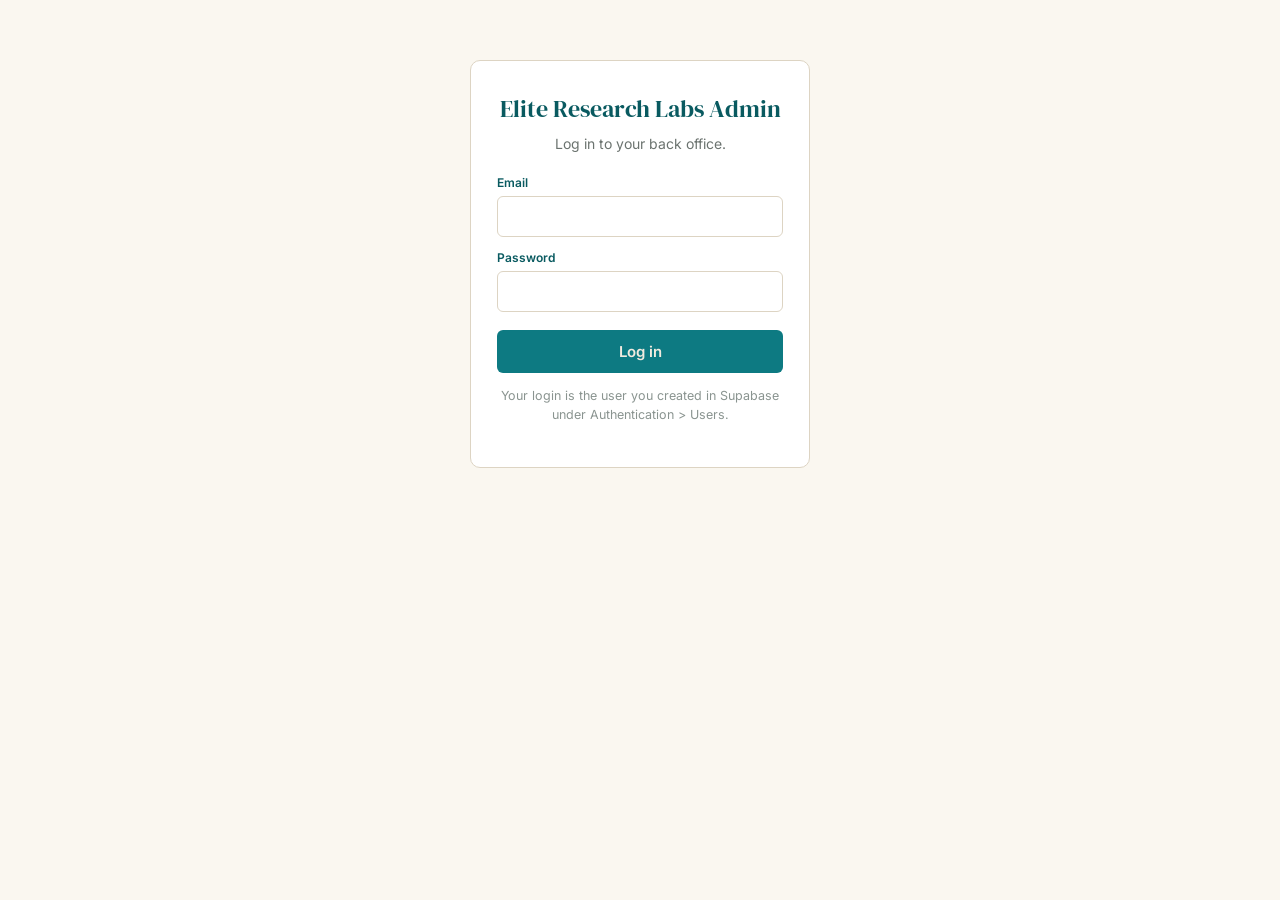
<file: admin/index.html>
<!DOCTYPE html>
<html lang="en">
<head>
<meta charset="UTF-8">
<meta name="viewport" content="width=device-width, initial-scale=1.0">
<meta name="robots" content="noindex, nofollow">
<title>Store Admin</title>
<!-- Favicon: a plain teal square. Swap for your own mark if you like. -->
<link rel="icon" href="data:image/svg+xml,%3Csvg xmlns='http://www.w3.org/2000/svg' viewBox='0 0 32 32'%3E%3Crect width='32' height='32' rx='6' fill='%230d7a82'/%3E%3C/svg%3E">
<link rel="preconnect" href="https://fonts.googleapis.com">
<link rel="preconnect" href="https://fonts.gstatic.com" crossorigin>
<!-- Inter and DM Serif Display are the admin's own fonts. Marcellus, Jost, and
     Cormorant Garamond are the store's three font pairs, loaded here only so the
     Look & layout preview can show them. -->
<link href="https://fonts.googleapis.com/css2?family=DM+Serif+Display&family=Inter:wght@400;500;600;700&family=Marcellus&family=Jost:wght@400;500;600&family=Cormorant+Garamond:wght@500;600&display=swap" rel="stylesheet">

<style>
/* ============================================================
   STORE ADMIN · Orders, inventory, customers, expenses, reports
   Your private back office. Data lives in your own Supabase
   project behind your login, is mirrored to this browser so the
   page opens fast, and can be exported to a backup file any time.

   Colors: change the values below to match your brand. Everything
   on the page reads from these.
   ============================================================ */
:root {
  --teal: #0d7a82;        /* main accent (buttons, active menu item) */
  --teal-dark: #095a60;   /* headings, money */
  --cream: #F1EBDF;       /* soft panel color */
  --cream-light: #FAF7F0; /* page background */
  --ink: #1C2B28;         /* text */
  --line: #DDD4C3;        /* borders */
  --amber: #B5762A;       /* warnings, low stock, awaiting payment */
  --red: #A33B2E;         /* out of stock, expenses, delete */
  --green: #0d7a82;
}
* { margin: 0; padding: 0; box-sizing: border-box; }
body {
  font-family: 'Inter', -apple-system, sans-serif;
  background: var(--cream-light);
  color: var(--ink);
  font-size: 16px;
  line-height: 1.5;
}
h1, h2 { font-family: 'DM Serif Display', serif; font-weight: 400; }

/* ---------- Setup notice (shows until ADMIN_CONFIG is filled in) ---------- */
#setup { max-width: 560px; margin: 60px auto; padding: 0 20px; }
#setup .box { background: #fff; border: 1px solid var(--line); border-radius: 10px; padding: 30px 28px; }
#setup h2 { font-size: 26px; color: var(--teal-dark); margin-bottom: 8px; }
#setup p { font-size: 15px; color: #4A5350; margin-bottom: 12px; }
#setup ol { margin: 14px 0 14px 22px; font-size: 15px; color: #4A5350; }
#setup li { margin-bottom: 8px; }
#setup code { font-family: ui-monospace, SFMono-Regular, Menlo, monospace; font-size: 13.5px; background: var(--cream); padding: 2px 6px; border-radius: 4px; }

/* ---------- App shell: menu on the left, one screen on the right ----------
   The menu lists every screen. Only the chosen screen shows; the others
   stay in the page but hidden, so nothing about the data changes. On a
   phone the menu becomes a scrollable row across the top. */
.shell { display: grid; grid-template-columns: 224px 1fr; min-height: 100vh; }
.side { background: #fff; border-right: 1px solid var(--line); padding: 20px 12px; display: flex; flex-direction: column; position: sticky; top: 0; height: 100vh; overflow-y: auto; }
.side .brand { display: flex; align-items: center; gap: 10px; padding: 4px 10px 20px; }
.side .brand .mark { width: 34px; height: 34px; border-radius: 8px; background: var(--teal); color: var(--cream); display: grid; place-items: center; font-family: 'DM Serif Display', serif; font-size: 16px; flex-shrink: 0; }
.side .brand b { display: block; font-size: 14px; line-height: 1.2; }
.side .brand span { font-size: 12px; color: #6B736F; }
.side .grp { font-size: 11px; letter-spacing: 0.14em; text-transform: uppercase; color: #8A9490; padding: 14px 10px 6px; font-weight: 600; }
.side .nav-btn { display: flex; align-items: center; gap: 10px; width: 100%; padding: 10px; border: none; border-radius: 8px; background: none; color: var(--ink); font-family: inherit; font-size: 14.5px; font-weight: 500; text-align: left; cursor: pointer; }
.side .nav-btn:hover { background: var(--cream-light); }
.side .nav-btn.on { background: #E4F2F0; color: var(--teal-dark); font-weight: 600; }
.side .nav-btn svg { width: 18px; height: 18px; flex-shrink: 0; stroke: currentColor; fill: none; stroke-width: 1.8; stroke-linecap: round; stroke-linejoin: round; color: #6B736F; }
.side .nav-btn.on svg { color: var(--teal); }
.side .nav-btn .n { margin-left: auto; font-size: 11px; font-weight: 700; padding: 1px 7px; border-radius: 999px; background: var(--amber); color: #fff; }
.side .nav-btn .n.zero { display: none; }
.side .foot { margin-top: auto; padding-top: 14px; border-top: 1px solid var(--line); }
.side .foot .who { font-size: 12px; color: #6B736F; padding: 4px 10px 8px; word-break: break-all; }
.side .foot .nav-btn { font-size: 13.5px; padding: 8px 10px; }
.content { min-width: 0; }
.topbar { display: flex; align-items: center; justify-content: space-between; gap: 12px; padding: 18px 24px 0; flex-wrap: wrap; }
.topbar h1 { font-size: 24px; color: var(--teal-dark); }
@media (max-width: 760px) {
  .shell { grid-template-columns: 1fr; }
  .side { position: static; height: auto; flex-direction: row; flex-wrap: wrap; gap: 4px; padding: 10px 10px 8px; border-right: none; border-bottom: 1px solid var(--line); overflow: visible; }
  .side .brand { width: 100%; padding-bottom: 8px; }
  .side .grp { display: none; }
  .side .nav-btn { width: auto; padding: 7px 11px; font-size: 13.5px; border: 1px solid var(--line); border-radius: 20px; }
  .side .nav-btn svg { display: none; }
  .side .foot { width: 100%; margin-top: 4px; padding-top: 8px; display: flex; gap: 4px; flex-wrap: wrap; align-items: center; }
  .side .foot .who { width: 100%; padding: 0 4px 6px; }
}

main { max-width: 1040px; padding: 14px 24px 80px; }

/* ---------- Connection status ---------- */
.status-bar { font-size: 13px; margin-bottom: 18px; padding: 0 24px; display: flex; align-items: center; gap: 8px; }
.dot { width: 9px; height: 9px; border-radius: 50%; background: var(--green); }
.status-bar.offline .dot { background: var(--amber); }
.status-bar.offline { color: var(--amber); }

/* ---------- Summary cards ---------- */
.cards { display: grid; grid-template-columns: repeat(auto-fit, minmax(170px, 1fr)); gap: 12px; margin-bottom: 8px; }
.card { background: #fff; border: 1px solid var(--line); border-radius: 10px; padding: 16px; text-align: left; font-family: inherit; cursor: pointer; transition: border-color .15s, transform .15s; }
.card:hover { border-color: var(--teal); transform: translateY(-1px); }
.card:focus-visible { outline: 2px solid var(--teal); }
.card .label { font-size: 12px; text-transform: uppercase; letter-spacing: 0.05em; color: #6B736F; }
.card .value { font-family: 'DM Serif Display', serif; font-size: 26px; color: var(--teal-dark); margin-top: 4px; }
.card.profit .value { color: var(--ink); }
.card.profit .value.neg { color: var(--red); }
.card.warn .value { color: var(--amber); }
.home-label { font-size: 12px; letter-spacing: 0.12em; text-transform: uppercase; color: #8A9490; font-weight: 600; margin: 18px 0 8px; }

/* Orders this month strip: three counts side by side */
.strip { display: flex; gap: 0; background: #fff; border: 1px solid var(--line); border-radius: 10px; overflow: hidden; margin-bottom: 8px; }
.strip button { flex: 1; font-family: inherit; background: none; border: none; border-right: 1px solid var(--line); padding: 12px 14px; text-align: left; cursor: pointer; }
.strip button:last-child { border-right: none; }
.strip button:hover { background: var(--cream-light); }
.strip .k { font-size: 12px; color: #6B736F; }
.strip .v { font-family: 'DM Serif Display', serif; font-size: 22px; color: var(--teal-dark); }
.strip .v.warn { color: var(--amber); }
@media (max-width: 560px) { .strip { flex-direction: column; } .strip button { border-right: none; border-bottom: 1px solid var(--line); } .strip button:last-child { border-bottom: none; } }

/* ---------- Panels, forms, buttons ---------- */
.panel { background: #fff; border: 1px solid var(--line); border-radius: 10px; padding: 20px; margin-bottom: 24px; }
.tabs { display: flex; gap: 8px; margin-bottom: 18px; }
.tabs button { font-family: inherit; font-size: 15px; font-weight: 600; cursor: pointer; background: var(--cream); color: var(--teal-dark); border: 1px solid var(--line); border-radius: 8px; padding: 9px 16px; }
.tabs button.active { background: var(--teal); color: var(--cream); border-color: var(--teal); }

form .grid, .grid { display: grid; grid-template-columns: repeat(auto-fit, minmax(150px, 1fr)); gap: 12px; }
label.f { display: block; }
label.f span { display: block; font-size: 12px; font-weight: 600; color: var(--teal-dark); margin-bottom: 4px; }
input, select, textarea { width: 100%; padding: 10px 11px; border: 1px solid var(--line); border-radius: 6px; font-family: inherit; font-size: 15px; background: #fff; color: var(--ink); }
input:focus, select:focus, textarea:focus { outline: 2px solid var(--teal); border-color: var(--teal); }
.add-btn { margin-top: 14px; font-family: inherit; font-size: 15px; font-weight: 600; cursor: pointer; background: var(--teal); color: var(--cream); border: none; border-radius: 6px; padding: 12px 22px; }
.add-btn:hover { background: var(--teal-dark); }
.add-btn.small { margin-top: 0; padding: 8px 14px; font-size: 13px; }
.btn-secondary { background: var(--cream) !important; color: var(--teal-dark) !important; border: 1px solid var(--line) !important; }
.add-btn.alert { background: var(--amber); border: 1px solid transparent; }
.add-btn.alert.out { background: var(--red); }
.add-btn.alert.in { background: var(--teal); }
.add-btn.alert:hover { filter: brightness(0.9); }
.add-btn.alert.none { background: var(--cream); color: var(--teal-dark); border-color: var(--line); }
.add-btn.alert.on { outline: 3px solid rgba(13,122,130,0.35); }
.hint { font-size: 13px; color: #6B736F; margin-bottom: 14px; }

/* Items picker on the Add a sale form */
.lines { border: 1px solid var(--line); border-radius: 8px; padding: 12px; margin-top: 12px; background: var(--cream-light); }
.lines .pick { display: grid; grid-template-columns: 1fr 90px auto; gap: 8px; align-items: end; }
.lines ul { list-style: none; margin-top: 10px; display: flex; flex-direction: column; gap: 4px; }
.lines li { display: flex; align-items: center; gap: 8px; font-size: 14px; background: #fff; border: 1px solid var(--line); border-radius: 6px; padding: 6px 10px; }
.lines li button { margin-left: auto; background: none; border: none; color: #B0A48C; cursor: pointer; font-size: 16px; }
.lines li button:hover { color: var(--red); }

/* ---------- Entries list (sales and expenses) ---------- */
.list-head { display: flex; align-items: center; justify-content: space-between; margin-bottom: 12px; flex-wrap: wrap; gap: 10px; }
.list-head h2 { font-size: 20px; color: var(--teal-dark); }
.filters { display: flex; gap: 6px; flex-wrap: wrap; }
.filters button { font-family: inherit; font-size: 13px; cursor: pointer; background: #fff; border: 1px solid var(--line); border-radius: 6px; padding: 6px 12px; color: var(--ink); }
.filters button.active { background: var(--teal); color: var(--cream); border-color: var(--teal); }
.report-ranges { display: flex; gap: 6px; flex-wrap: wrap; }
.report-ranges button { font-family: inherit; font-size: 13px; cursor: pointer; background: #fff; border: 1px solid var(--line); border-radius: 6px; padding: 6px 12px; color: var(--ink); }
.report-ranges button.active { background: var(--teal); color: var(--cream); border-color: var(--teal); }

.entries { display: flex; flex-direction: column; gap: 8px; }
.entry { background: #fff; border: 1px solid var(--line); border-radius: 8px; padding: 12px 14px; display: grid; grid-template-columns: 78px 1fr auto; gap: 4px 14px; align-items: center; }
.entry.awaiting { border-left: 4px solid var(--amber); }
.entry .e-date { font-size: 12px; color: #6B736F; }
.entry .e-main { min-width: 0; }
.entry .e-party { font-weight: 600; font-size: 15px; }
.entry .e-desc { font-size: 13px; color: #4A5350; }
/* The shipping address on an order: name, street, city state zip, phone, laid
   out the way a label reads, with a Copy button for the label tool */
.entry .e-addr { white-space: pre-line; line-height: 1.5; }
.entry .e-addr-missing { color: var(--amber); font-style: italic; }
.entry .copy-addr { background: none; border: 1px solid var(--line); border-radius: 6px; color: var(--teal-dark); cursor: pointer; font-family: inherit; font-size: 11px; font-weight: 600; padding: 1px 7px; margin-left: 6px; vertical-align: middle; }
.entry .copy-addr:hover { background: #E4F2F0; }
.entry .e-right { display: flex; align-items: center; gap: 8px; flex-wrap: wrap; justify-content: flex-end; }
.entry .e-amount { font-weight: 700; font-size: 16px; }
.entry.sale .e-amount { color: var(--teal-dark); }
.entry.expense .e-amount { color: var(--red); }
.kind-badge { font-size: 10px; text-transform: uppercase; letter-spacing: 0.05em; font-weight: 700; padding: 2px 7px; border-radius: 20px; }
.kind-badge.sale { background: #E4F2F0; color: var(--teal-dark); }
.kind-badge.expense { background: #F6E9DC; color: var(--amber); }
.kind-badge.web { background: #ECE7F7; color: #4C3D8F; }
.kind-badge.verified { background: #E4F2F0; color: var(--teal-dark); }   /* buyer signed in with the email code */
.entry select.status { width: auto; padding: 5px 8px; font-size: 12px; }
.entry .quick { font-family: inherit; font-size: 12px; font-weight: 700; cursor: pointer; border: none; border-radius: 6px; padding: 6px 10px; color: #fff; background: var(--teal); white-space: nowrap; }
.entry .quick.paid { background: var(--amber); }
.entry .quick:hover { filter: brightness(0.9); }
.entry .del { background: none; border: none; color: #B0A48C; cursor: pointer; font-size: 18px; line-height: 1; padding: 2px 6px; }
.entry .del:hover { color: var(--red); }
.entry .edit { background: none; border: none; color: var(--teal); cursor: pointer; font-family: inherit; font-size: 12px; font-weight: 600; padding: 2px 4px; }
.entry .edit:hover { text-decoration: underline; }
.entry .edit-form { grid-column: 1 / -1; margin-top: 10px; padding-top: 12px; border-top: 1px solid var(--line); }
.entry .pending { font-size: 11px; color: var(--amber); }
.empty { text-align: center; color: #6B736F; padding: 30px; }

/* ---------- Login screen ---------- */
#auth { max-width: 380px; margin: 60px auto; padding: 0 20px; }
#auth .box { background: #fff; border: 1px solid var(--line); border-radius: 10px; padding: 30px 26px; }
#auth h2 { font-size: 24px; color: var(--teal-dark); text-align: center; margin-bottom: 6px; }
#auth p.sub { text-align: center; font-size: 14px; color: #6B736F; margin-bottom: 20px; }
#auth label.f { margin-bottom: 12px; }
#auth .add-btn { width: 100%; margin-top: 6px; }
#auth .note { text-align: center; font-size: 12.5px; margin-top: 14px; color: #8A9490; }
#auth .msg { font-size: 13px; margin-top: 12px; text-align: center; }
#auth .msg.err { color: var(--red); }

/* ---------- Screens ---------- */
.section { scroll-margin-top: 14px; }
.section:not(.on) { display: none; }   /* the left menu picks which screen shows */
.sec-head { display: flex; align-items: center; justify-content: flex-end; flex-wrap: wrap; gap: 10px; }
.sec-actions { display: flex; gap: 8px; align-items: center; flex-wrap: wrap; }
.section .sec-body { margin-top: 14px; }
#entries-section .list-head { margin-bottom: 0; }

/* ---------- Customers ---------- */
.cust-tools { display: flex; gap: 10px; flex-wrap: wrap; align-items: center; margin-bottom: 12px; }
.cust-tools input[type="search"] { width: auto; flex: 1 1 180px; padding: 7px 10px; font-size: 14px; }
.cust-tools label { display: flex; align-items: center; gap: 6px; font-size: 13px; color: #4A5350; cursor: pointer; }
.cust-tools label input { width: 16px; height: 16px; accent-color: var(--teal); }
.cust-row { display: grid; grid-template-columns: 1.4fr 0.5fr 0.6fr 0.7fr; gap: 10px; align-items: center; padding: 11px 14px; border: 1px solid var(--line); border-radius: 8px; background: #fff; margin-bottom: 6px; font-size: 14px; }
.cust-row.head { background: none; border: none; padding: 0 14px 4px; font-size: 11px; letter-spacing: 0.08em; text-transform: uppercase; color: #6B736F; font-weight: 600; }
.cust-name { font-weight: 600; }
.cust-email { font-size: 13px; color: #4A5350; word-break: break-all; }
.cust-email.none { color: #A0A8A4; font-style: italic; }
.cust-verified { display: inline-block; margin-left: 8px; font-size: 10.5px; font-weight: 700; letter-spacing: 0.06em; text-transform: uppercase; color: var(--teal-dark); background: #E4F2F0; border: 1px solid #C9E4E0; border-radius: 999px; padding: 1px 8px; vertical-align: 1px; }
.cust-out { display: inline-block; margin-left: 8px; font-size: 10.5px; font-weight: 700; letter-spacing: 0.06em; text-transform: uppercase; color: #8A5A1C; background: #FBF3E6; border: 1px solid #EAD8B6; border-radius: 999px; padding: 1px 8px; vertical-align: 1px; }
.cust-num { text-align: right; }
@media (max-width: 640px) {
  .cust-row { grid-template-columns: 1fr auto; }
  .cust-row.head { display: none; }
  .cust-row .cust-num.orders::after { content: " orders"; color: #6B736F; }
  .cust-row .cust-when { grid-column: 1 / -1; text-align: left; font-size: 12.5px; color: #6B736F; }
}

/* ---------- Inventory ---------- */
.inv-tools { display: flex; gap: 8px; flex-wrap: wrap; align-items: center; margin-bottom: 12px; }
.inv-tools input[type="search"] { width: auto; flex: 1 1 180px; padding: 7px 10px; font-size: 14px; }
.inv-add { border: 1px solid var(--line); border-radius: 8px; padding: 12px; margin-bottom: 14px; background: var(--cream-light); }
.inv-add .grid { grid-template-columns: repeat(auto-fit, minmax(130px, 1fr)); }
.inv-add .add-btn { margin-top: 10px; }
.inv-rows { display: flex; flex-direction: column; gap: 6px; }
.inv-row { background: #fff; border: 1px solid var(--line); border-radius: 8px; padding: 10px 12px; display: grid; grid-template-columns: 1fr auto 80px 120px auto auto; gap: 6px 14px; align-items: center; }
.inv-kits { font-size: 13px; font-weight: 600; color: var(--teal-dark); white-space: nowrap; }
.inv-row.low { border-color: #E3B978; background: #FFF9EE; }
.inv-row.out { border-color: #E0A79D; background: #FFF3F0; }
.inv-row.uncounted { border-style: dashed; }
.inv-name { font-weight: 600; font-size: 15px; }
.inv-size { font-size: 12.5px; color: #6B736F; }
.inv-kind { font-size: 10px; text-transform: uppercase; letter-spacing: 0.05em; font-weight: 700; padding: 2px 7px; border-radius: 20px; background: #E4F2F0; color: var(--teal-dark); margin-left: 6px; vertical-align: middle; }
.inv-kind.supply { background: #F0EEE8; color: #5B5B5B; }
.inv-qty { display: flex; align-items: center; gap: 4px; }
.inv-qty button { font-family: inherit; font-size: 18px; line-height: 1; cursor: pointer; width: 32px; height: 32px; background: var(--cream); color: var(--teal-dark); border: 1px solid var(--line); border-radius: 6px; }
.inv-qty button:hover { background: var(--teal); color: var(--cream); }
.inv-qty input { width: 64px; text-align: center; padding: 6px 4px; font-size: 15px; font-weight: 600; }
.inv-qty input::placeholder { font-weight: 400; font-size: 12px; color: #B0A48C; }
.inv-row.uncounted .inv-qty input { border-color: var(--teal); box-shadow: 0 0 0 2px rgba(13,122,130,0.12); }
.inv-qty button.wide { width: auto; font-size: 12px; font-weight: 600; padding: 0 10px; margin-left: 4px; white-space: nowrap; }
.inv-status { font-size: 12px; font-weight: 600; white-space: nowrap; }
.inv-status.in { color: var(--teal-dark); }
.inv-status.low { color: var(--amber); }
.inv-status.out { color: var(--red); }
.inv-status.uncounted { color: #8A9490; font-weight: 500; }
.inv-lowat { display: flex; align-items: center; gap: 6px; font-size: 12px; color: #6B736F; white-space: nowrap; }
.inv-lowat input { width: 56px; padding: 5px 6px; font-size: 13px; text-align: center; }
.inv-del { background: none; border: none; color: #B0A48C; cursor: pointer; font-size: 18px; line-height: 1; padding: 2px 6px; }
.inv-del:hover { color: var(--red); }
.inv-saving { font-size: 11px; color: var(--amber); }
/* Restock controls: a second line on an out-of-stock row (the phase the
   store's Restocks page shows, the date it counts from) and the badge of
   people waiting for an email */
.inv-restock { grid-column: 1 / -1; display: flex; align-items: center; gap: 8px; flex-wrap: wrap; font-size: 12px; color: #4A5350; padding-top: 4px; border-top: 1px dashed var(--line); margin-top: 2px; }
.inv-restock .lbl { font-weight: 600; color: var(--red); }
.inv-restock select, .inv-restock input[type="date"] { width: auto; padding: 5px 8px; font-size: 12.5px; font-family: inherit; }
.inv-restock .waiting { font-size: 11px; font-weight: 700; letter-spacing: 0.04em; text-transform: uppercase; color: var(--teal-dark); background: #E4F2F0; padding: 3px 8px; border-radius: 20px; white-space: nowrap; margin-left: auto; }
.inv-restock.quiet { border-top: 0; padding-top: 0; margin-top: -4px; justify-content: flex-end; }
@media (max-width: 760px) {
  .inv-row { grid-template-columns: 1fr auto; gap: 8px 10px; }
  .inv-row > div:first-child { grid-column: 1 / -1; }
}

/* ---------- Look & layout ----------
   The form on the left saves to the store_settings row in the
   database. The card on the right is a rough preview drawn in CSS so
   the owner sees the direction before saving; the store itself is the
   real preview. */
.look-wrap { display: grid; grid-template-columns: minmax(0, 1fr) 300px; gap: 24px; align-items: start; }
@media (max-width: 880px) { .look-wrap { grid-template-columns: 1fr; } }
.look-form .grid { grid-template-columns: repeat(auto-fit, minmax(200px, 1fr)); }
.look-form div.f > span { display: block; font-size: 12px; font-weight: 600; color: var(--teal-dark); margin-bottom: 4px; }
.look-form .block { margin-top: 18px; }
.look-form .block > span.lbl { display: block; font-size: 12px; font-weight: 600; color: var(--teal-dark); margin-bottom: 6px; }
.look-note { font-size: 12.5px; color: #6B736F; margin-top: 6px; }
/* Segmented controls (Dark / Light, Left / Center / Right, the font pairs) */
.seg { display: inline-flex; flex-wrap: wrap; border: 1px solid var(--line); border-radius: 8px; overflow: hidden; background: #fff; }
.seg label { position: relative; }
.seg input { position: absolute; opacity: 0; width: 0; height: 0; }
.seg span { display: block; padding: 9px 16px; font-size: 14px; font-weight: 600; cursor: pointer; color: var(--ink); border-right: 1px solid var(--line); }
.seg label:last-child span { border-right: none; }
.seg input:checked + span { background: var(--teal); color: var(--cream); }
.seg input:focus-visible + span { outline: 2px solid var(--teal); outline-offset: -2px; }
.seg.fonts span { display: flex; flex-direction: column; align-items: flex-start; padding: 9px 14px; min-width: 150px; }
.seg.fonts span small { font-size: 11.5px; font-weight: 400; opacity: .8; }
.seg.fonts .f-classic b { font-family: 'Marcellus', serif; font-weight: 400; font-size: 16px; }
.seg.fonts .f-modern b { font-family: 'Jost', sans-serif; font-weight: 600; font-size: 15px; }
.seg.fonts .f-editorial b { font-family: 'Cormorant Garamond', serif; font-weight: 600; font-size: 18px; }
@media (max-width: 600px) {   /* phones: the three font pairs stack as one column */
  .seg.fonts { display: flex; flex-direction: column; }
  .seg.fonts span { border-right: none; border-bottom: 1px solid var(--line); min-width: 0; }
  .seg.fonts label:last-child span { border-bottom: none; }
}
/* Colors: a native picker beside an editable hex box */
.colors { display: grid; grid-template-columns: repeat(auto-fit, minmax(200px, 1fr)); gap: 12px; }
.color-row { display: flex; gap: 8px; align-items: center; }
.color-row input[type="color"] { width: 46px; height: 42px; padding: 2px; border-radius: 6px; cursor: pointer; flex-shrink: 0; }
.color-row input[type="text"] { font-family: ui-monospace, SFMono-Regular, Menlo, monospace; text-transform: uppercase; }
.color-row input[type="text"].bad { border-color: var(--red); outline-color: var(--red); }
/* Vial label: the fields on the left, one live vial on the right */
.vial-wrap { display: grid; grid-template-columns: minmax(0, 1fr) 150px; gap: 20px; align-items: start; }
@media (max-width: 640px) { .vial-wrap { grid-template-columns: 1fr; } .vial-pv { margin: 0 auto; } }
.vial-pv { width: 150px; }
.vial-pv .pv-label { font-size: 11px; letter-spacing: 0.12em; text-transform: uppercase; color: #8A9490; font-weight: 600; margin-bottom: 8px; text-align: center; }
.vial-pv svg { width: 100%; height: auto; display: block; filter: drop-shadow(0 8px 14px rgba(0,0,0,.22)); }
.vial-sub { margin-top: 14px; }
.vial-sub > span.lbl { display: block; font-size: 12px; font-weight: 600; color: var(--teal-dark); margin-bottom: 6px; }
.tint-row label.none { display: flex; align-items: center; gap: 6px; font-size: 13px; white-space: nowrap; cursor: pointer; }
.tint-row label.none input { width: auto; margin: 0; }
.upload-row { display: flex; flex-wrap: wrap; gap: 8px; align-items: center; }
.upload-row input[type="file"] { display: none; }
.upload-row .add-btn.small { margin-top: 0; white-space: nowrap; }
.upload-row .or { font-size: 13px; color: #6B736F; }
.upload-row input[type="text"] { flex: 1 1 180px; width: auto; }
.upload-row input[type="text"].bad { border-color: var(--red); outline-color: var(--red); }
.mark-choice { margin-top: 10px; }
.mark-choice[hidden] { display: none; }
.vial-now { display: flex; align-items: center; gap: 10px; font-size: 12.5px; color: #6B736F; margin-top: 8px; }
.vial-now[hidden] { display: none; }
.vial-now img { width: 30px; height: 30px; object-fit: contain; background: #fff; border: 1px solid var(--line); border-radius: 4px; }
.vial-now img.on-dark { background: #1B2A41; }   /* a light logo needs a dark square to be seen */
.vial-now img[hidden] { display: none; }
.pv-logo { display: block; max-height: 26px; max-width: 70%; margin: 0 auto; object-fit: contain; }
.pv-logo[hidden] { display: none; }
.vial-now span { overflow: hidden; text-overflow: ellipsis; white-space: nowrap; max-width: 260px; }
.vial-now a { color: var(--teal-dark); font-weight: 600; cursor: pointer; text-decoration: underline; text-underline-offset: 3px; }
.check-row { display: flex; align-items: center; gap: 8px; font-size: 13.5px; margin-top: 10px; cursor: pointer; }
.check-row input[type="checkbox"] { width: auto; margin: 0; }
.look-actions { display: flex; gap: 14px; align-items: center; flex-wrap: wrap; margin-top: 20px; }
.look-actions .add-btn { margin-top: 0; }
.look-actions a.open-store { font-size: 14px; font-weight: 600; color: var(--teal-dark); }
.look-actions .btn-quiet { margin-left: auto; background: none; border: none; font-family: inherit; font-size: 13.5px; color: #6B736F; cursor: pointer; padding: 6px 2px; text-decoration: underline; text-underline-offset: 3px; }
.look-actions .btn-quiet:hover { color: var(--teal-dark); }
.look-actions button[disabled] { opacity: .55; cursor: not-allowed; }
.look-footnote { font-size: 12.5px; color: #6B736F; margin-top: 10px; }
.look-note.err { color: var(--red); }
/* The two fields that appear when the "Custom" font pair is chosen */
.custom-fonts { margin-top: 12px; }
.custom-fonts[hidden] { display: none; }
.custom-fonts .grid { gap: 12px; }
.custom-fonts input.bad { border-color: var(--red); outline-color: var(--red); }
.seg.fonts .f-custom b { font-family: inherit; font-weight: 600; font-size: 15px; }
.look-msg { font-size: 13.5px; margin-top: 12px; color: var(--teal-dark); min-height: 20px; }
.look-msg.err { color: var(--red); }
/* The preview card. --pv-* are set by renderPreview() from the form. */
.preview { position: sticky; top: 14px; }
.preview .pv-label { font-size: 11px; letter-spacing: 0.12em; text-transform: uppercase; color: #8A9490; font-weight: 600; margin-bottom: 8px; }
.pv { border: 1px solid var(--line); border-radius: 10px; overflow: hidden; background: #0E1624; color: #F2EEE6; --pv-brand: #1B2A41; --pv-brand-deep: #0C1420; --pv-accent: #B08D57; --pv-font: 'Marcellus', serif; --pv-body: 'Jost', sans-serif; }
.pv.light { background: #FBF7F4; color: #2A2026; }
.pv-head { padding: 16px 14px 12px; text-align: center; background: var(--pv-brand); color: #fff; }
.pv.light .pv-head { background: #FFFBF9; color: var(--pv-brand); border-bottom: 1px solid #ECE0DC; }
.pv-name { font-family: var(--pv-font); font-size: 18px; letter-spacing: 0.18em; text-transform: uppercase; }
.pv.modern .pv-name { letter-spacing: 0.28em; font-weight: 600; }
.pv-sub { font-size: 9px; letter-spacing: 0.3em; text-transform: uppercase; opacity: .75; margin-top: 4px; display: flex; align-items: center; justify-content: center; gap: 6px; }
.pv-sub i { display: block; height: 1px; width: 26px; background: var(--pv-accent); }
.pv-sub[hidden], .pv-facts[hidden] { display: none; }
.pv-body { padding: 18px 16px 20px; display: grid; grid-template-columns: 1fr auto; gap: 14px; align-items: center; }
.pv.center .pv-body { grid-template-columns: 1fr; text-align: center; justify-items: center; }
.pv.right .pv-text { order: 2; }
.pv.right .pv-vial { order: 1; }
.pv-eyebrow { font-size: 9px; letter-spacing: 0.2em; text-transform: uppercase; opacity: .7; margin-bottom: 6px; font-family: var(--pv-body); }
.pv-h1 { font-family: var(--pv-font); font-size: 19px; line-height: 1.2; }
.pv.modern .pv-h1 { font-weight: 600; letter-spacing: -0.01em; }
.pv.editorial .pv-h1 { font-size: 22px; font-weight: 500; }
.pv-btn { display: inline-block; margin-top: 12px; padding: 7px 12px; border-radius: 4px; background: var(--pv-accent); color: #1B2A41; font-size: 10px; font-weight: 700; letter-spacing: 0.12em; text-transform: uppercase; font-family: var(--pv-body); }
.pv-vial { width: 34px; height: 64px; border-radius: 6px 6px 8px 8px; background: linear-gradient(180deg, rgba(255,255,255,.35), rgba(255,255,255,.08)); border: 1px solid rgba(255,255,255,.35); position: relative; margin-top: 6px; }
.pv.light .pv-vial { background: linear-gradient(180deg, #fff, #F1E0DC); border-color: #E2CFC9; }
.pv-vial::before { content: ""; position: absolute; left: 6px; right: 6px; top: -7px; height: 8px; border-radius: 2px; background: var(--pv-brand); }
.pv-facts { display: grid; grid-template-columns: repeat(3, 1fr); gap: 6px; font-size: 9px; text-align: center; padding: 8px 10px; border-top: 1px solid rgba(255,255,255,.12); opacity: .85; font-family: var(--pv-body); }
.pv.light .pv-facts { border-top-color: #ECE0DC; }
.pv-foot { font-size: 8.5px; letter-spacing: 0.08em; text-transform: uppercase; text-align: center; padding: 8px; background: var(--pv-brand-deep); color: rgba(255,255,255,.7); font-family: var(--pv-body); }

.hidden { display: none !important; }
footer { text-align: center; font-size: 12px; color: #8A9490; padding: 20px; }

@media (max-width: 560px) {
  .entry { grid-template-columns: 1fr auto; }
  .entry .e-date { grid-column: 1 / -1; }
}
</style>
</head>
<body>

<!-- ============ SETUP NOTICE ============
     Shows instead of the app until the two Supabase values are filled
     in at the top of the script below. -->
<div id="setup" class="hidden">
  <div class="box">
    <h2>Store Admin needs two settings</h2>
    <p>This page is not connected to a database yet. Open <code>index.html</code> in a text editor and find the <code>ADMIN_CONFIG</code> block near the top of the script.</p>
    <ol>
      <li>In Supabase, open your project, then <strong>Project Settings &gt; API</strong>.</li>
      <li>Copy the <strong>Project URL</strong> into <code>supabaseUrl</code>.</li>
      <li>Copy the <strong>anon public</strong> key into <code>supabaseAnonKey</code>.</li>
      <li>Set <code>storeName</code> to the name you want in the header. <code>storeUrl</code> is optional: your store's address, for the "Open my store" link.</li>
      <li>Save the file and reload this page.</li>
    </ol>
    <p>Have you run <code>setup.sql</code> in the Supabase SQL Editor and added your owner user under Authentication &gt; Users? Both need to happen once before the first login.</p>
  </div>
</div>

<!-- ============ LOGIN ============ -->
<div id="auth">
  <div class="box">
    <h2><span class="store-name">Store</span> Admin</h2>
    <p class="sub">Log in to your back office.</p>
    <form id="auth-form">
      <label class="f"><span>Email</span>
        <input type="email" id="auth-email" autocomplete="email" required>
      </label>
      <label class="f"><span>Password</span>
        <input type="password" id="auth-password" autocomplete="current-password" required minlength="6">
      </label>
      <button type="submit" class="add-btn" id="auth-btn">Log in</button>
    </form>
    <p class="note">Your login is the user you created in Supabase under Authentication &gt; Users.</p>
    <div class="msg" id="auth-msg"></div>
  </div>
</div>

<!-- ============ APP ============ -->
<div id="app" class="hidden">
<div class="shell">

  <!-- ============ LEFT MENU ============
       One button per screen. data-go names the screen (matches each
       section's data-section); data-pick can preset a tab or filter. -->
  <nav class="side" aria-label="Screens">
    <div class="brand"><div class="mark" id="brand-mark">SA</div><div><b class="store-name">Store</b><span>Admin</span></div></div>

    <div class="grp">Run the store</div>
    <button type="button" class="nav-btn on" data-go="home"><svg viewBox="0 0 24 24"><rect x="3" y="3" width="7" height="7"/><rect x="14" y="3" width="7" height="7"/><rect x="3" y="14" width="7" height="7"/><rect x="14" y="14" width="7" height="7"/></svg>Home</button>
    <button type="button" class="nav-btn" data-go="entries" data-pick="sale"><svg viewBox="0 0 24 24"><path d="M4 6h16M4 12h16M4 18h10"/></svg>Orders<span class="n zero" id="nav-unpaid">0</span></button>
    <button type="button" class="nav-btn" data-go="inventory"><svg viewBox="0 0 24 24"><path d="M3 9l9-5 9 5-9 5z"/><path d="M3 9v6l9 5 9-5V9"/></svg>Inventory<span class="n zero" id="nav-low">0</span></button>
    <button type="button" class="nav-btn" data-go="customers"><svg viewBox="0 0 24 24"><circle cx="12" cy="8" r="4"/><path d="M4 21c0-4 4-6 8-6s8 2 8 6"/></svg>Customers</button>

    <div class="grp">Add</div>
    <button type="button" class="nav-btn" data-go="add" data-pick="sale"><svg viewBox="0 0 24 24"><circle cx="12" cy="12" r="9"/><path d="M12 8v8M8 12h8"/></svg>Add a sale</button>
    <button type="button" class="nav-btn" data-go="add" data-pick="expense"><svg viewBox="0 0 24 24"><rect x="3" y="6" width="18" height="12" rx="2"/><path d="M3 10h18"/></svg>Add an expense</button>

    <div class="grp">Reports</div>
    <button type="button" class="nav-btn" data-go="reports"><svg viewBox="0 0 24 24"><path d="M4 20V10M10 20V4M16 20v-7M22 20H2"/></svg>Reports</button>

    <div class="grp">Your store</div>
    <button type="button" class="nav-btn" data-go="look"><svg viewBox="0 0 24 24"><circle cx="12" cy="12" r="3"/><path d="M12 2v3M12 19v3M2 12h3M19 12h3M5 5l2 2M17 17l2 2M5 19l2-2M17 7l2-2"/></svg>Look &amp; layout</button>

    <div class="foot">
      <div class="who" id="user-email"></div>
      <button type="button" class="nav-btn" id="export-btn"><svg viewBox="0 0 24 24"><path d="M12 3v12M7 10l5 5 5-5"/><path d="M4 21h16"/></svg>Export backup</button>
      <button type="button" class="nav-btn" id="logout-btn"><svg viewBox="0 0 24 24"><path d="M10 4H5v16h5"/><path d="M14 8l4 4-4 4M18 12H9"/></svg>Log out</button>
    </div>
  </nav>

  <div class="content">
  <div class="topbar"><h1 id="screen-title">Home</h1></div>
  <div class="status-bar" id="status-bar"><span class="dot"></span><span id="status-text">Synced with the cloud.</span></div>

  <main>
    <!-- ============ HOME ============
         This month at the top, then the orders strip, then all-time
         totals. Every card is a shortcut: tap it to open the matching
         screen (data-go = screen, data-pick = filter). -->
    <div class="section on" id="home" data-section="home">
      <div class="home-label" style="margin-top:0;">This month</div>
      <div class="cards">
        <button type="button" class="card" data-go="entries" data-pick="sale"><div class="label">Paid this month</div><div class="value" id="s-paid-month">$0</div></button>
        <button type="button" class="card warn" data-go="entries" data-pick="awaiting"><div class="label">Awaiting payment</div><div class="value" id="s-unpaid">$0</div></button>
        <button type="button" class="card warn" data-go="inventory" data-pick="out"><div class="label">Low or out of stock</div><div class="value" id="s-low">0</div></button>
      </div>
      <div class="home-label">Orders this month</div>
      <div class="strip">
        <button type="button" data-go="entries" data-pick="awaiting"><div class="k">Awaiting payment</div><div class="v warn" id="m-awaiting">0</div></button>
        <button type="button" data-go="entries" data-pick="paid"><div class="k">Paid, to ship</div><div class="v" id="m-paid">0</div></button>
        <button type="button" data-go="entries" data-pick="shipped"><div class="k">Shipped</div><div class="v" id="m-shipped">0</div></button>
      </div>
      <div class="home-label">All time</div>
      <div class="cards">
        <button type="button" class="card" data-go="entries" data-pick="sale"><div class="label">Paid sales</div><div class="value" id="s-paid">$0</div></button>
        <button type="button" class="card" data-go="entries" data-pick="expense"><div class="label">Expenses</div><div class="value" id="s-exp">$0</div></button>
        <button type="button" class="card profit" data-go="reports"><div class="label">Net profit</div><div class="value" id="s-net">$0</div></button>
        <button type="button" class="card" data-go="entries" data-pick="sale"><div class="label">Paid orders</div><div class="value" id="s-count">0</div></button>
        <button type="button" class="card" data-go="customers"><div class="label">Customers</div><div class="value" id="s-cust">0</div></button>
      </div>
      <p class="hint" style="margin-top:10px;">Tap a card to open that screen. Everything else is in the menu on the left.</p>
    </div>

    <!-- ============ INVENTORY ============
         One row per item the store sells. The count you type here is
         what the store shows. Website orders lower the counts on their
         own. A blank count means "not counted yet". -->
    <div class="panel section" id="inventory" data-section="inventory">
      <div class="sec-head">
        <div class="sec-actions">
          <span class="inv-saving" id="inv-saving"></span>
          <button type="button" class="add-btn small alert in" id="inv-in" data-inv="in">In stock: 0</button>
          <button type="button" class="add-btn small alert out" id="inv-out" data-inv="out">Out of stock: 0</button>
          <button type="button" class="add-btn small alert" id="inv-low" data-inv="low">Low stock: 0</button>
          <button type="button" class="add-btn small" id="inv-new-btn">+ New compound</button>
          <button type="button" class="add-btn btn-secondary small" id="inv-csv">Download inventory</button>
        </div>
      </div>
      <div class="sec-body">
      <p class="hint" id="inv-sub">Type what is on the shelf. Website orders and sales you add here lower these counts on their own. Cancelling an order puts its items back. On a row at 0, set the restock phase and date: that is what the store's Restocks page shows. When you type the new count, everyone waiting gets one email.</p>

      <!-- New compound. Opens from the "+ New compound" button above.
           Adds one row (and, with "Also sold as a kit" ticked, the matching
           kit row in the same go). Name + size should match how the store
           lists it, word for word, so website orders find the right row.
           The item key fills in from them and must match the product's id
           in store/data.js (name-size, lowercase, dashes). -->
      <form id="inv-add" class="inv-add hidden">
        <div class="grid">
          <label class="f"><span>Item name</span><input type="text" name="name" placeholder="As the store lists it" required></label>
          <label class="f"><span>Size</span><input type="text" name="size" placeholder="e.g. 10mg"></label>
          <label class="f"><span>Type</span>
            <select name="kind">
              <option value="vial">Vial (single unit)</option>
              <option value="supply">Supply</option>
              <option value="kit">Kit of a vial already listed</option>
            </select>
          </label>
          <label class="f kit-only hidden"><span>Made from</span><select name="parent_key"></select></label>
          <label class="f kit-only hidden"><span>Vials per kit</span><input type="number" name="per_kit" min="1" value="10"></label>
          <label class="f not-kit"><span>On hand</span><input type="number" name="qty" min="0" placeholder="blank = not counted"></label>
          <label class="f not-kit"><span>Low at</span><input type="number" name="low_at" min="0" value="3"></label>
          <div class="f not-kit vial-only"><span>Kit</span>
            <label class="check-row" style="margin-top:0;height:38px;"><input type="checkbox" name="also_kit" id="inv-add-kit">Also sold as a kit</label>
          </div>
          <label class="f not-kit vial-only hidden" id="inv-add-perkit-wrap"><span>Vials per kit</span><input type="number" name="also_per_kit" min="2" max="100" value="10"></label>
        </div>
        <label class="f" style="margin-top:12px;"><span>Item key (must match this product's id in store/data.js)</span><input type="text" name="item_key" id="inv-add-key" placeholder="fills in from name + size" autocomplete="off" spellcheck="false"></label>
        <p class="hint" style="margin:8px 0 0;">This counts the compound here. If it is a brand-new product, add it to the store's catalog too (data.js), with the same name and size, or it stays uncounted on the website.</p>
        <div style="margin-top:12px;display:flex;gap:10px;flex-wrap:wrap;">
          <button type="submit" class="add-btn small">Add to inventory</button>
          <button type="button" class="add-btn btn-secondary small" id="inv-add-cancel">Cancel</button>
        </div>
      </form>

      <div id="inv-body">
        <div class="inv-tools">
          <div class="filters" id="inv-filters">
            <button data-inv="all" class="active">All</button>
            <button data-inv="vial">Vials</button>
            <button data-inv="kit">Sold as kits</button>
            <button data-inv="supply">Supplies</button>
          </div>
          <input type="search" id="inv-search" placeholder="Search" autocomplete="off">
        </div>
        <div class="inv-rows" id="inv-rows"><div class="empty">Loading inventory...</div></div>
      </div>
      </div>
    </div>

    <!-- ============ CUSTOMERS ============
         One row per buyer, built from the sales (repeat buyers are
         merged by email). Cancelled orders are left out. -->
    <div class="panel section" id="customers" data-section="customers">
      <div class="sec-head">
        <div class="sec-actions">
          <button type="button" class="add-btn small" id="cust-copy">Copy emails</button>
          <button type="button" class="add-btn btn-secondary small" id="cust-csv">Download CSV</button>
        </div>
      </div>
      <div class="sec-body">
        <p class="hint" id="cust-sub"></p>
        <div class="cust-tools">
          <input type="search" id="cust-search" placeholder="Search name or email" autocomplete="off">
          <label><input type="checkbox" id="cust-skip-out" checked> Leave out anyone who opted out of emails</label>
        </div>
        <div class="cust-row head"><span>Customer</span><span class="cust-num">Orders</span><span class="cust-num">Paid total</span><span class="cust-num">Last order</span></div>
        <div id="cust-rows"><div class="empty">No customers yet.</div></div>
      </div>
    </div>

    <!-- ============ ADD A SALE OR EXPENSE ============ -->
    <div class="panel section" id="add" data-section="add">
      <div class="sec-body" style="margin-top:0;">
      <div class="tabs">
        <button id="tab-sale" class="active">Add a sale</button>
        <button id="tab-expense">Add an expense</button>
      </div>

      <form id="sale-form">
        <div class="grid">
          <label class="f"><span>Date</span><input type="date" name="entry_date" required></label>
          <label class="f"><span>Customer</span><input type="text" name="party" placeholder="Name" required></label>
          <label class="f"><span>Email (optional)</span><input type="email" name="email" placeholder="buyer@example.com" autocomplete="off"></label>
          <label class="f"><span>Amount ($)</span><input type="number" name="amount" step="0.01" min="0" required></label>
          <label class="f"><span>Status</span>
            <select name="status">
              <option selected>Awaiting payment</option>
              <option>Paid</option>
              <option>Shipped</option>
            </select>
          </label>
          <label class="f"><span>Payment method</span>
            <select name="payment_method">
              <option value="">Not set</option>
              <option>Zelle</option>
              <option>Venmo</option>
              <option>Cash App</option>
              <option>Apple Pay</option>
              <option>Other</option>
            </select>
          </label>
        </div>

        <!-- Items picker: pick from inventory so the counts go down.
             The text box below fills itself in but you can edit it. -->
        <div class="lines">
          <div class="pick">
            <label class="f"><span>Item from inventory</span><select id="line-item"><option value="">Pick an item</option></select></label>
            <label class="f"><span>Qty</span><input type="number" id="line-qty" min="1" value="1"></label>
            <button type="button" class="add-btn small btn-secondary" id="line-add">Add line</button>
          </div>
          <ul id="line-list"></ul>
        </div>

        <label class="f" style="margin-top:12px;"><span>Items ordered</span><input type="text" name="description" placeholder="e.g. 2 x Example Item 10mg"></label>
        <label class="f" style="margin-top:12px;"><span>Notes</span><input type="text" name="notes" placeholder="Optional"></label>
        <button type="submit" class="add-btn">Add sale</button>
      </form>

      <form id="expense-form" class="hidden">
        <div class="grid">
          <label class="f"><span>Date</span><input type="date" name="entry_date" required></label>
          <label class="f"><span>Category</span>
            <select name="category">
              <option selected>Product</option>
              <option>Shipping</option>
              <option>Supplies</option>
              <option>Other</option>
            </select>
          </label>
          <label class="f"><span>Amount ($)</span><input type="number" name="amount" step="0.01" min="0" required></label>
        </div>
        <label class="f" style="margin-top:12px;"><span>Description</span><input type="text" name="description" placeholder="e.g. Supplier order, or postage" required></label>
        <label class="f" style="margin-top:12px;"><span>Notes</span><input type="text" name="notes" placeholder="Optional"></label>
        <button type="submit" class="add-btn">Add expense</button>
      </form>
      </div>
    </div>

    <!-- ============ REPORTS ============ -->
    <div class="panel section" id="reports" data-section="reports">
      <div class="sec-body" style="margin-top:0;">
      <div class="report-ranges">
        <button type="button" data-range="this-month" class="active">This month</button>
        <button type="button" data-range="last-month">Last month</button>
        <button type="button" data-range="this-year">This year</button>
        <button type="button" data-range="all">All time</button>
      </div>
      <div class="grid" style="margin-top:14px;">
        <label class="f"><span>From</span><input type="date" id="rep-from"></label>
        <label class="f"><span>To</span><input type="date" id="rep-to"></label>
      </div>
      <div style="margin-top:14px;display:flex;gap:10px;flex-wrap:wrap;">
        <button type="button" class="add-btn" id="rep-print">Print / Save as PDF</button>
        <button type="button" class="add-btn btn-secondary" id="rep-csv">Download CSV</button>
      </div>
      </div>
    </div>

    <!-- ============ LOOK & LAYOUT ============
         The store's name, tagline, look, and three facts. Saved as one
         row (id 1) in the store_settings table. The store reads that row
         on every page load once the SYNC block in store/settings.js
         holds the project URL and anon key, so a change here shows on
         the live store within seconds, with no file to edit or publish. -->
    <div class="panel section" id="look" data-section="look">
      <div class="sec-body" style="margin-top:0;">
      <p class="hint">What the store shows in its header and on its home page. Preview shows the choices on your store without saving; Save makes them live. Products, prices, shipping, payment, and the gate wording are not here: those still change through Claude.</p>
      <div class="look-wrap">
        <form id="look-form" class="look-form" autocomplete="off" novalidate>
          <div class="grid">
            <label class="f"><span>Store name</span><input type="text" name="name" maxlength="40" placeholder="Your Brand"></label>
            <label class="f"><span>Sub word (optional, the small word under the name)</span><input type="text" name="sub" maxlength="24" placeholder="Labs"></label>
          </div>
          <label class="f" style="margin-top:12px;"><span>Tagline (the home page headline)</span><input type="text" name="tagline" maxlength="120" placeholder="Research compounds, documented."></label>
          <label class="f" style="margin-top:12px;"><span>Location (optional, shown beside the name)</span><input type="text" name="location" maxlength="60" placeholder="Austin, Texas"></label>

          <!-- Header logo. Saves into brand.logo and brand.logoLight
               (store/settings.js says what each does). Uploads go to the
               "labels" storage bucket as header-logo.<ext> and
               header-logo-light.<ext>; the file's public address is saved. -->
          <div class="block" id="look-header"><span class="lbl">Header</span>
            <div class="seg" role="radiogroup" aria-label="Header">
              <label><input type="radio" name="headerMark" value="letters" checked><span>My name in letters</span></label>
              <label><input type="radio" name="headerMark" value="logo"><span>My logo</span></label>
            </div>
            <div class="mark-choice" id="look-header-choice" hidden>
                <div class="vial-sub" id="look-hlogo-wrap"><span class="lbl" id="look-hlogo-lbl">Logo for the dark look (it sits on your brand color)</span>
                  <div class="upload-row">
                    <button type="button" class="add-btn small btn-secondary" id="look-hlogo-btn">Upload</button>
                    <input type="file" id="look-hlogo-file" accept=".png,.svg,.webp,image/png,image/svg+xml,image/webp">
                    <span class="or">or paste an address</span>
                    <input type="text" name="logo" id="look-hlogo-url" maxlength="500" placeholder="https://..." spellcheck="false" aria-label="Logo for the dark look (it sits on your brand color) address">
                  </div>
                  <p class="look-note">PNG, SVG, or WebP with a transparent background, 1 MB at most. It shows about 54 pixels tall, so a wide shape works best: around 600 by 160 pixels. Light-colored, since the dark look's header band is your brand color.</p>
                  <div class="vial-now" id="look-hlogo-now" hidden><img alt="" id="look-hlogo-thumb" class="on-dark"><span id="look-hlogo-name"></span><a id="look-hlogo-remove" role="button" tabindex="0">Remove</a></div>
                </div>
                <div class="vial-sub" id="look-hlogol-wrap"><span class="lbl" id="look-hlogol-lbl">Logo for the light look (optional, it sits on ivory)</span>
                  <div class="upload-row">
                    <button type="button" class="add-btn small btn-secondary" id="look-hlogol-btn">Upload</button>
                    <input type="file" id="look-hlogol-file" accept=".png,.svg,.webp,image/png,image/svg+xml,image/webp">
                    <span class="or">or paste an address</span>
                    <input type="text" name="logoLight" id="look-hlogol-url" maxlength="500" placeholder="https://..." spellcheck="false" aria-label="Logo for the light look (optional, it sits on ivory) address">
                  </div>
                  <p class="look-note">A dark-colored version of the same logo. Leave it empty and the light look shows the one above.</p>
                  <div class="vial-now" id="look-hlogol-now" hidden><img alt="" id="look-hlogol-thumb"><span id="look-hlogol-name"></span><a id="look-hlogol-remove" role="button" tabindex="0">Remove</a></div>
                </div>
              <p class="look-note err" id="look-header-err" hidden></p>
            </div>
          </div>

          <div class="block"><span class="lbl">Look</span>
            <div class="seg" role="radiogroup" aria-label="Look">
              <label><input type="radio" name="theme" value="dark" checked><span>Dark</span></label>
              <label><input type="radio" name="theme" value="light"><span>Light</span></label>
            </div>
            <p class="look-note">The look a new visitor sees first. The small switch in the store's corner still lets them change it.</p>
          </div>

          <div class="block"><span class="lbl">Layout (where the home page headline sits)</span>
            <div class="seg" role="radiogroup" aria-label="Layout">
              <label><input type="radio" name="layout" value="left" checked><span>Left</span></label>
              <label><input type="radio" name="layout" value="center"><span>Center</span></label>
              <label><input type="radio" name="layout" value="right"><span>Right</span></label>
            </div>
          </div>

          <div class="block"><span class="lbl">Font pair</span>
            <div class="seg fonts" role="radiogroup" aria-label="Font pair">
              <label><input type="radio" name="fontPair" value="classic" checked><span class="f-classic"><b>Classic</b><small>Marcellus headings, Jost text</small></span></label>
              <label><input type="radio" name="fontPair" value="modern"><span class="f-modern"><b>Modern</b><small>Jost for everything</small></span></label>
              <label><input type="radio" name="fontPair" value="editorial"><span class="f-editorial"><b>Editorial</b><small>Cormorant Garamond headings, Jost text</small></span></label>
              <label><input type="radio" name="fontPair" value="custom"><span class="f-custom"><b>Custom</b><small>Your own two Google Fonts</small></span></label>
            </div>
            <!-- Shown only while "Custom" is chosen. Both names are Google Fonts
                 family names; the store loads them from fonts.google.com itself. -->
            <div class="custom-fonts" id="look-custom-fonts" hidden>
              <div class="grid">
                <label class="f"><span>Heading font</span><input type="text" name="headingFont" maxlength="40" placeholder="Playfair Display" spellcheck="false"></label>
                <label class="f"><span>Body font</span><input type="text" name="bodyFont" maxlength="40" placeholder="Inter" spellcheck="false"></label>
              </div>
              <p class="look-note">Type any font name from fonts.google.com, spelled the way it appears there (for example Playfair Display). Fill in both. The preview card picks them up as you type, nothing to press. Then click Preview to see them on your store, or Save to keep them.</p>
              <p class="look-note err" id="look-font-err" hidden></p>
            </div>
          </div>

          <div class="block"><span class="lbl">Colors</span>
            <div class="colors">
              <div class="f"><span>Brand color (header band, buttons, links)</span>
                <div class="color-row"><input type="color" id="look-brand-pick" value="#1b2a41" aria-label="Pick the brand color"><input type="text" name="brandColor" id="look-brand-hex" value="#1B2A41" maxlength="7" spellcheck="false" aria-label="Brand color hex code"></div></div>
              <div class="f"><span>Accent color (thin rules, the gold button)</span>
                <div class="color-row"><input type="color" id="look-accent-pick" value="#b08d57" aria-label="Pick the accent color"><input type="text" name="accentColor" id="look-accent-hex" value="#B08D57" maxlength="7" spellcheck="false" aria-label="Accent color hex code"></div></div>
            </div>
            <p class="look-note">Leave both at the stock values (#1B2A41 and #B08D57) and each look keeps its built-in palette: navy and brass in dark, plum and rose in light. Change either one and your colors apply to both looks.</p>
          </div>

          <!-- Vial label. Every product picture is a vial photo and the store
               prints the label onto it (store/data.js, section 6). These
               fields save into brand.labelName, labelLogo, labelImage,
               labelBand, labelText, labelTint, and labelPrintsNameSize.
               Uploads go to the "labels" storage bucket (setup.sql, section 8). -->
          <div class="block" id="look-vial"><span class="lbl">Vial label</span>
            <p class="look-note" style="margin-top:0;margin-bottom:12px;">Every product picture is a vial photo, and the store prints the label onto it. Change the name, the colors, or the mark here, or upload a complete label design of your own. The vial on the right follows as you go.</p>
            <div class="vial-wrap">
              <div>
                <label class="f"><span>Label name (optional)</span><input type="text" name="labelName" maxlength="40" placeholder="same as store name"></label>
                <div class="colors" style="margin-top:12px;">
                  <div class="f"><span>Band color</span>
                    <div class="color-row"><input type="color" id="look-band-pick" value="#1d1d1f" aria-label="Pick the band color"><input type="text" name="labelBand" id="look-band-hex" value="#1D1D1F" maxlength="7" spellcheck="false" aria-label="Band color hex code"></div></div>
                  <div class="f"><span>Text color</span>
                    <div class="color-row"><input type="color" id="look-ltext-pick" value="#ffffff" aria-label="Pick the band text color"><input type="text" name="labelText" id="look-ltext-hex" value="#FFFFFF" maxlength="7" spellcheck="false" aria-label="Band text color hex code"></div></div>
                  <div class="f"><span>Label tint</span>
                    <div class="color-row tint-row"><input type="color" id="look-tint-pick" value="#53c5b3" aria-label="Pick the label tint"><input type="text" name="labelTint" id="look-tint-hex" value="#53C5B3" maxlength="7" spellcheck="false" aria-label="Label tint hex code"><label class="none"><input type="checkbox" name="labelTintNone" checked>None</label></div></div>
                </div>
                <p class="look-note">The band carries the name. The tint colors the whole silver label and lets its shading show through.</p>

                <div class="vial-sub"><span class="lbl">Mark under the name</span>
                  <div class="seg" role="radiogroup" aria-label="Mark under the name">
                    <label><input type="radio" name="labelMark" value="default" checked><span>Default mark</span></label>
                    <label><input type="radio" name="labelMark" value="logo"><span>My logo</span></label>
                  </div>
                  <div class="mark-choice" id="look-logo-choice" hidden>
                    <div class="upload-row">
                      <button type="button" class="add-btn small btn-secondary" id="look-logo-btn">Upload image</button>
                      <input type="file" id="look-logo-file" accept=".png,.svg,.webp,image/png,image/svg+xml,image/webp">
                      <span class="or">or paste an image address</span>
                      <input type="text" name="labelLogo" id="look-logo-url" maxlength="500" placeholder="https://..." spellcheck="false" aria-label="Logo image address">
                    </div>
                    <p class="look-note">PNG, SVG, or WebP with a transparent background, 1 MB at most. It prints in the square under the name, in place of the default mark.</p>
                    <div class="vial-now" id="look-logo-now" hidden><img alt="" id="look-logo-thumb"><span id="look-logo-name"></span><a id="look-logo-remove" role="button" tabindex="0">Remove</a></div>
                  </div>
                </div>

                <div class="vial-sub"><span class="lbl">Full label (optional)</span>
                  <div class="upload-row">
                    <button type="button" class="add-btn small btn-secondary" id="look-label-btn">Upload a full label design</button>
                    <input type="file" id="look-label-file" accept=".png,.svg,.webp,image/png,image/svg+xml,image/webp">
                    <span class="or">or paste an image address</span>
                    <input type="text" name="labelImage" id="look-label-url" maxlength="500" placeholder="https://..." spellcheck="false" aria-label="Full label image address">
                  </div>
                  <p class="look-note">A complete design that replaces the whole printed label: the band, the mark, and the colors above. PNG, SVG, or WebP, 1 MB at most, 444 by 518 pixels or the same shape larger. It is cropped to fit, never stretched. Leave room low on the design if the compound name prints on it.</p>
                  <label class="check-row"><input type="checkbox" name="labelPrintsNameSize" checked>Still print the compound name and size on it</label>
                  <div class="vial-now" id="look-label-now" hidden><img alt="" id="look-label-thumb"><span id="look-label-name"></span><a id="look-label-remove" role="button" tabindex="0">Remove</a></div>
                </div>
                <p class="look-note err" id="look-vial-err" hidden></p>
              </div>
              <div class="vial-pv" aria-hidden="true"><div class="pv-label">One vial, live</div><div id="look-vial-pv"></div></div>
            </div>
          </div>


          <!-- Home page background. Saves into look.heroImage and
               look.heroVideo (store/settings.js says what each does).
               Uploads go to the "labels" storage bucket as hero.<ext> and
               hero-video.<ext>. -->
          <div class="block" id="look-hero"><span class="lbl">Home page background</span>
            <p class="look-note" style="margin-top:0;margin-bottom:10px;">The top of your home page, behind the headline. The built-in one is drawn in code: soft light and a slow ring of fine lines, in your colors.</p>
            <div class="seg" role="radiogroup" aria-label="Home page background">
              <label><input type="radio" name="heroBg" value="motion" checked><span>Built in</span></label>
              <label><input type="radio" name="heroBg" value="image"><span>My picture</span></label>
              <label><input type="radio" name="heroBg" value="video"><span>My video</span></label>
            </div>
            <div class="mark-choice" id="look-hero-choice" hidden>
                <div class="vial-sub" id="look-hero-wrap"><span class="lbl" id="look-hero-lbl">Picture</span>
                  <div class="upload-row">
                    <button type="button" class="add-btn small btn-secondary" id="look-hero-btn">Upload</button>
                    <input type="file" id="look-hero-file" accept=".jpg,.jpeg,.png,.webp,image/jpeg,image/png,image/webp">
                    <span class="or">or paste an address</span>
                    <input type="text" name="heroImage" id="look-hero-url" maxlength="500" placeholder="https://..." spellcheck="false" aria-label="Picture address">
                  </div>
                  <p class="look-note">JPG, PNG, or WebP, 1.5 MB at most. 1920 by 1080 pixels and under 400 KB loads fastest (WebP keeps it small). It is cropped to fill the space, never stretched, so keep the important part near the middle. The headline sits on a soft shade over it, in both looks.</p>
                  <div class="vial-now" id="look-hero-now" hidden><img alt="" id="look-hero-thumb"><span id="look-hero-name"></span><a id="look-hero-remove" role="button" tabindex="0">Remove</a></div>
                </div>
                <div class="vial-sub" id="look-hvideo-wrap"><span class="lbl" id="look-hvideo-lbl">Video</span>
                  <div class="upload-row">
                    <button type="button" class="add-btn small btn-secondary" id="look-hvideo-btn">Upload</button>
                    <input type="file" id="look-hvideo-file" accept=".mp4,.webm,video/mp4,video/webm">
                    <span class="or">or paste an address</span>
                    <input type="text" name="heroVideo" id="look-hvideo-url" maxlength="500" placeholder="https://..." spellcheck="false" aria-label="Video address">
                  </div>
                  <p class="look-note">MP4 (H.264) with no sound track, 6 MB at most. 1280 by 720 or 1920 by 1080 pixels, 8 to 15 seconds, made to loop. Under 4 MB plays smoothly on phones. The picture above is the still frame shown while it loads. A video uploaded here is served from your database's storage, which has a monthly traffic allowance (5 GB on the free plan). For a busy store, ask Claude to put the file in your store's img folder instead, where your host serves it free.</p>
                  <div class="vial-now" id="look-hvideo-now" hidden><img alt="" id="look-hvideo-thumb"><span id="look-hvideo-name"></span><a id="look-hvideo-remove" role="button" tabindex="0">Remove</a></div>
                </div>
              <p class="look-note err" id="look-hero-err" hidden></p>
            </div>
          </div>

          <!-- Restocks page switch. Saves into look.restocksPage. -->
          <div class="block" id="look-restocks"><span class="lbl">Restocks page</span>
            <label class="check-row" style="margin-top:4px;"><input type="checkbox" name="restocksPage">Show a Restocks page in the menu</label>
            <p class="look-note">One page that lists everything out of stock, with the date you expect it back when the product row in data.js carries one. It fills itself from your catalog. Off, the page and its link are hidden.</p>
          </div>

          <div class="block"><span class="lbl">Three facts (a strip under the home page headline)</span>
            <div class="grid">
              <input type="text" name="fact1" maxlength="60" placeholder="Ships from Texas" aria-label="Fact 1">
              <input type="text" name="fact2" maxlength="60" placeholder="Every batch tested" aria-label="Fact 2">
              <input type="text" name="fact3" maxlength="60" placeholder="Orders answered by a person" aria-label="Fact 3">
            </div>
            <p class="look-note">Leave all three empty and the strip is hidden.</p>
          </div>

          <div class="look-actions">
            <button type="button" class="add-btn btn-secondary" id="look-preview">Preview</button>
            <button type="submit" class="add-btn" id="look-save">Save</button>
            <a class="open-store" id="look-open" href="#" target="_blank" rel="noopener" hidden>Open my store</a>
            <button type="button" class="btn-quiet" id="look-reset">Reset to defaults</button>
          </div>
          <p class="look-footnote" id="look-footnote">Preview opens your store with these choices applied, without saving. Save writes them to your store for everyone.</p>
          <p class="look-note" id="look-preview-hint" hidden></p>
          <div class="look-msg" id="look-msg" aria-live="polite"></div>
        </form>

        <div class="preview" aria-hidden="true">
          <div class="pv-label">Preview, roughly</div>
          <div class="pv" id="pv">
            <div class="pv-head"><img class="pv-logo" id="pv-logo" alt="" hidden><div class="pv-name" id="pv-name">YOUR BRAND</div><div class="pv-sub" id="pv-sub"><i></i><span id="pv-sub-word">LABS</span><i></i></div></div>
            <div class="pv-body">
              <div class="pv-text"><div class="pv-eyebrow" id="pv-eyebrow">Your Brand Labs</div><div class="pv-h1" id="pv-h1">Research compounds, documented.</div><span class="pv-btn">Explore the collection</span></div>
              <div class="pv-vial"></div>
            </div>
            <div class="pv-facts" id="pv-facts" hidden><span></span><span></span><span></span></div>
            <div class="pv-foot">For research use only</div>
          </div>
          <p class="look-note">Rough only. Click Preview to see the real thing on your store.</p>
        </div>
      </div>
      </div>
    </div>

    <!-- ============ ORDERS AND EXPENSES LIST ============ -->
    <div class="panel section" id="entries-section" data-section="entries">
      <div class="sec-head list-head">
        <div class="filters">
          <button data-filter="all">All</button>
          <button data-filter="sale" class="active">Orders</button>
          <button data-filter="awaiting">Awaiting payment</button>
          <button data-filter="paid">Paid, to ship</button>
          <button data-filter="shipped">Shipped</button>
          <button data-filter="expense">Expenses</button>
        </div>
      </div>
      <div class="sec-body">
        <div class="entries" id="entries"></div>
      </div>
    </div>
  </main>

  <footer>Private back office for <span class="store-name">your store</span>. Items are offered for research use only.</footer>
  </div><!-- /content -->
</div><!-- /shell -->
</div>

<!-- ============================================================
     CONFIG BLOCK: the only part of this file you must edit.
     ============================================================ -->
<script>
// ---- Fill in these values. ----
//
// storeName:      shows in the header, the login box, and on printed reports.
//
// storeUrl:       optional. Your store's full address, like "https://yourstore.com".
//                 It becomes the "Open my store" link on the Look & layout screen.
//                 Leave it as "" and that link stays hidden.
//
// supabaseUrl and supabaseAnonKey: in Supabase, open your project, then
//   Project Settings > API. Copy "Project URL" and the "anon public" key.
//
// The anon key is SAFE to publish inside this page. It only lets the
// browser talk to your project; row-level security (set up by setup.sql)
// means nobody sees a single row without logging in as you.
//
// Login uses Supabase Auth email + password. Create your login once in
// Supabase: Authentication > Users > Add user, with "Auto Confirm User"
// turned on. Those are the email and password you type on this page.
const ADMIN_CONFIG = { storeName: "Elite Research Labs", storeUrl: "https://eliteresearchlabss.com", supabaseUrl: "https://cjbsaizeuuqosgvmdfap.supabase.co", supabaseAnonKey: "eyJhbGciOiJIUzI1NiIsInR5cCI6IkpXVCJ9.eyJpc3MiOiJzdXBhYmFzZSIsInJlZiI6ImNqYnNhaXpldXVxb3Nndm1kZmFwIiwicm9sZSI6ImFub24iLCJpYXQiOjE3OTI5NTA5MjAsImV4cCI6MjEwODUyNjkyMH0.v6wxxgvRhuRpJSAE3x6buvgUKthsI0gZ5Kw4gqL_3Ek" };
// ---- End of config. Nothing below needs editing. ----

// If either value is still a placeholder, show the setup notice instead
// of a broken app. This runs even when the page is offline.
window.ADMIN_NEEDS_SETUP = String(ADMIN_CONFIG.supabaseUrl).startsWith('PASTE-') || String(ADMIN_CONFIG.supabaseAnonKey).startsWith('PASTE-');
document.addEventListener('DOMContentLoaded', () => {
  const name = String(ADMIN_CONFIG.storeName || 'Store').trim() || 'Store';
  document.title = name + ' Admin';
  document.querySelectorAll('.store-name').forEach(el => { el.textContent = name; });
  // Two-letter mark for the menu: first letters of the first two words
  const mark = name.split(/\s+/).slice(0, 2).map(w => w[0]).join('').toUpperCase() || 'SA';
  const markEl = document.getElementById('brand-mark'); if (markEl) markEl.textContent = mark;
  if (window.ADMIN_NEEDS_SETUP) {
    document.getElementById('setup').classList.remove('hidden');
    document.getElementById('auth').classList.add('hidden');
  }
});

// ---- The admin shows the store's SAVED name (Look & layout), not just the config value ----
// Called when the saved look loads and again after every Save. Updates the title,
// the name in the top left, the two-letter mark, and the browser tab icon.
window.applyStoreIdentity = function (settings) {
  const brand = (settings && settings.brand) || {};
  const look = (settings && settings.look) || {};
  const base = String(brand.name || ADMIN_CONFIG.storeName || 'Store').trim() || 'Store';
  const full = brand.sub ? base + ' ' + String(brand.sub).trim() : base;
  document.title = full + ' Admin';
  document.querySelectorAll('.store-name').forEach(el => { el.textContent = full; });
  const mark = full.split(/\s+/).slice(0, 2).map(w => w[0]).join('').toUpperCase() || 'SA';
  const markEl = document.getElementById('brand-mark'); if (markEl) markEl.textContent = mark;
  // Tab icon: the first letter on the brand color (falls back to the admin teal)
  const color = /^#[0-9a-f]{6}$/i.test(String(look.brandColor || '')) ? look.brandColor : '#0d7a82';
  const letter = base[0].toUpperCase();
  const svg = `<svg xmlns='http://www.w3.org/2000/svg' viewBox='0 0 32 32'><rect width='32' height='32' rx='6' fill='${color}'/><text x='16' y='22' text-anchor='middle' font-family='Georgia,serif' font-size='18' fill='#ffffff'>${letter}</text></svg>`;
  let link = document.querySelector("link[rel='icon']");
  if (!link) { link = document.createElement('link'); link.rel = 'icon'; document.head.appendChild(link); }
  link.href = 'data:image/svg+xml,' + encodeURIComponent(svg);
};
</script>

<script type="module">
import { createClient } from 'https://esm.sh/@supabase/supabase-js@2'

// The database client. Not created until the config block is filled in.
const sb = window.ADMIN_NEEDS_SETUP ? null : createClient(ADMIN_CONFIG.supabaseUrl, ADMIN_CONFIG.supabaseAnonKey)

const TABLE = 'entries'          // sales (orders) and expenses
const INV_TABLE = 'inventory'    // stock counts (see the Inventory section)
const SETTINGS_TABLE = 'store_settings'  // the store's look and brand text (see Look & layout)
const CACHE_KEY = 'store_admin_cache_v1'      // local mirror of all entries
const PENDING_KEY = 'store_admin_pending_v1'  // adds that could not reach the cloud yet
const STORE_NAME = String(ADMIN_CONFIG.storeName || 'Store').trim() || 'Store'

// Order statuses. PAID_STATUSES count as money in. VOID_STATUSES put
// stock back and leave the customer list.
const STATUSES = ['Awaiting payment', 'Paid', 'Shipped', 'Cancelled']
const PAID_STATUSES = ['Paid', 'Shipped']
const VOID_STATUSES = ['Cancelled']
const isPaid = (e) => PAID_STATUSES.includes(e.status)
const isVoid = (e) => VOID_STATUSES.includes(e.status)

let entries = []       // current entries in memory
let filter = 'sale'    // which list the Orders screen shows

const $ = (id) => document.getElementById(id)
const money = (n) => '$' + (Math.round(n * 100) / 100).toLocaleString('en-US', { minimumFractionDigits: (n % 1 ? 2 : 0), maximumFractionDigits: 2 })

// ---------- Local backup helpers ----------
function saveCache(list) { try { localStorage.setItem(CACHE_KEY, JSON.stringify(list)) } catch (e) {} }
function loadCache() { try { return JSON.parse(localStorage.getItem(CACHE_KEY) || '[]') } catch (e) { return [] } }
function getPending() { try { return JSON.parse(localStorage.getItem(PENDING_KEY) || '[]') } catch (e) { return [] } }
function setPending(list) { try { localStorage.setItem(PENDING_KEY, JSON.stringify(list)) } catch (e) {} }

// ---------- Connection indicator ----------
function setStatus(online, note) {
  const bar = $('status-bar')
  bar.classList.toggle('offline', !online)
  $('status-text').textContent = note || (online ? 'Synced with the cloud.' : 'Working offline. Your entries are saved on this device and will sync when the connection is back.')
}

/* =====================================================
   LOGIN
   Email + password against Supabase Auth. There is no sign-up
   here on purpose: the owner creates the one login in the
   Supabase dashboard (Authentication > Users).
   ===================================================== */
$('auth-form').addEventListener('submit', async (e) => {
  e.preventDefault()
  if (!sb) return
  const email = $('auth-email').value.trim()
  const password = $('auth-password').value
  const msg = $('auth-msg')
  msg.className = 'msg'; msg.textContent = 'Working...'
  $('auth-btn').disabled = true
  try {
    const { error } = await sb.auth.signInWithPassword({ email, password })
    if (error) throw error
    msg.textContent = ''
    onLogin()
  } catch (err) {
    msg.className = 'msg err'
    msg.textContent = err.message || 'Something went wrong. Try again.'
  } finally {
    $('auth-btn').disabled = false
  }
})

$('logout-btn').addEventListener('click', async () => {
  await sb.auth.signOut()
  location.reload()
})

async function onLogin() {
  const { data: { user } } = await sb.auth.getUser()
  if (!user) return
  $('auth').classList.add('hidden')
  $('app').classList.remove('hidden')
  $('user-email').textContent = user.email
  // Show cached data instantly, then refresh from the cloud
  entries = loadCache()
  render()
  await flushPending()
  await refresh()
  await loadInventory()
  await loadLook()
}

/* =====================================================
   DATA: read and write entries
   ===================================================== */
async function refresh() {
  try {
    const { data, error } = await sb.from(TABLE).select('*').order('entry_date', { ascending: false }).order('created_at', { ascending: false })
    if (error) throw error
    entries = data
    saveCache(entries)
    setStatus(true)
    render()
  } catch (err) {
    setStatus(false)
    // Keep showing cached entries
  }
}

// Entries added while offline are sent now. A sale that carries
// inventory lines has its stock taken out once the insert lands.
async function flushPending() {
  let pending = getPending()
  if (!pending.length) return
  const stillPending = []
  for (const payload of pending) {
    try {
      const { data, error } = await sb.from(TABLE).insert(payload).select()
      if (error) throw error
      if (Array.isArray(payload.line_items) && payload.line_items.length && !payload.stock_applied && data && data[0]) {
        await applyStock(data[0].id, payload.line_items)
      }
    } catch (e) {
      stillPending.push(payload)
    }
  }
  setPending(stillPending)
}

async function addEntry(payload) {
  try {
    const { data, error } = await sb.from(TABLE).insert(payload).select()
    if (error) throw error
    setStatus(true)
    // A sale with picked items: take them out of inventory now
    if (Array.isArray(payload.line_items) && payload.line_items.length && data && data[0]) {
      await applyStock(data[0].id, payload.line_items)
    }
    await refresh()
  } catch (err) {
    // Could not reach the cloud: keep it locally and show it now
    setStatus(false)
    const pending = getPending(); pending.push(payload); setPending(pending)
    const local = { ...payload, id: 'pending-' + Date.now(), _pending: true }
    entries.unshift(local); saveCache(entries); render()
  }
}

// Take a new sale's lines out of stock and mark the row so a later
// Cancelled can put them back.
async function applyStock(id, lines) {
  try {
    const { error } = await sb.rpc('adjust_stock', { lines, sign: -1 })
    if (error) throw error
    await sb.from(TABLE).update({ stock_applied: true }).eq('id', id)
    await loadInventory()
  } catch (e) { setStatus(false, 'The sale was saved but inventory did not update. Check the counts by hand.') }
}

async function updateStatus(id, status) {
  const row = entries.find(e => e.id === id)
  const prev = row ? row.status : null
  if (row) { row.status = status; saveCache(entries); render() }
  try {
    const { error } = await sb.from(TABLE).update({ status }).eq('id', id)
    if (error) throw error
    setStatus(true)
  } catch (e) { setStatus(false) }

  // Inventory: an order marked Cancelled puts its items back on the
  // shelf; changing it away from Cancelled takes them out again.
  if (row && Array.isArray(row.line_items) && row.line_items.length) {
    const nowVoid = VOID_STATUSES.includes(status), wasVoid = VOID_STATUSES.includes(prev)
    if (nowVoid && !wasVoid && row.stock_applied) await moveStock(row, 1)
    else if (wasVoid && !nowVoid && !row.stock_applied) await moveStock(row, -1)
  }
}

// sign +1 puts an order's items back into inventory, -1 takes them out
async function moveStock(row, sign) {
  try {
    const { error } = await sb.rpc('adjust_stock', { lines: row.line_items, sign })
    if (error) throw error
    row.stock_applied = (sign === -1)
    await sb.from(TABLE).update({ stock_applied: row.stock_applied }).eq('id', row.id)
    saveCache(entries)
    await loadInventory()
  } catch (e) { setStatus(false, 'Could not update inventory for that order. Check the counts by hand.') }
}

async function deleteEntry(id) {
  if (!confirm('Delete this entry? Inventory counts are not changed.')) return
  entries = entries.filter(e => e.id !== id); saveCache(entries); render()
  if (String(id).startsWith('pending-')) return
  try {
    const { error } = await sb.from(TABLE).delete().eq('id', id)
    if (error) throw error
    setStatus(true)
  } catch (e) { setStatus(false); await refresh() }
}

/* =====================================================
   RENDER: summary cards and the orders / expenses list
   ===================================================== */
function summarize() {
  let paid = 0, unpaid = 0, exp = 0, prod = 0, ship = 0, count = 0
  let paidMonth = 0, mAwaiting = 0, mPaid = 0, mShipped = 0
  const ym = today().slice(0, 7)   // "2026-03"
  for (const e of entries) {
    const amt = Number(e.amount) || 0
    const thisMonth = (e.entry_date || '').slice(0, 7) === ym
    if (e.kind === 'sale') {
      if (isPaid(e)) { paid += amt; count++; if (thisMonth) paidMonth += amt }
      else if (e.status === 'Awaiting payment') { unpaid += amt }
      if (thisMonth) {
        if (e.status === 'Awaiting payment') mAwaiting++
        else if (e.status === 'Paid') mPaid++
        else if (e.status === 'Shipped') mShipped++
      }
    } else if (e.kind === 'expense') {
      exp += amt
      if (e.category === 'Product') prod += amt
      else if (e.category === 'Shipping') ship += amt
    }
  }
  return { paid, unpaid, exp, prod, ship, net: paid - exp, count, paidMonth, mAwaiting, mPaid, mShipped }
}

// Which entries the Orders screen shows for the chosen filter
function matchesFilter(e) {
  if (filter === 'all') return true
  if (filter === 'sale') return e.kind === 'sale'
  if (filter === 'expense') return e.kind === 'expense'
  if (filter === 'awaiting') return e.kind === 'sale' && e.status === 'Awaiting payment'
  if (filter === 'paid') return e.kind === 'sale' && e.status === 'Paid'
  if (filter === 'shipped') return e.kind === 'sale' && e.status === 'Shipped'
  return true
}

// The shipping address as a label reads: name, street, city state zip,
// phone. '' when there is no street or city on file (a manual sale, or an
// order that came in without one).
function shipAddressText(e) {
  if (!e.street && !e.city) return ''
  const cityLine = [e.city, [e.state, e.zip].filter(Boolean).join(' ')].filter(Boolean).join(', ')
  return [e.party, e.street, cityLine, e.phone].filter(Boolean).join('\n')
}

function render() {
  renderCustomers()
  const s = summarize()
  $('s-paid-month').textContent = money(s.paidMonth)
  $('s-paid').textContent = money(s.paid)
  $('s-unpaid').textContent = money(s.unpaid)
  $('m-awaiting').textContent = s.mAwaiting
  $('m-paid').textContent = s.mPaid
  $('m-shipped').textContent = s.mShipped
  { const n = entries.filter(e => e.kind === 'sale' && e.status === 'Awaiting payment').length; $('nav-unpaid').textContent = n; $('nav-unpaid').classList.toggle('zero', n === 0) }   // badge in the left menu
  $('s-exp').textContent = money(s.exp)
  const net = $('s-net'); net.textContent = money(s.net); net.classList.toggle('neg', s.net < 0)
  $('s-count').textContent = s.count

  const box = $('entries')
  const list = entries.filter(matchesFilter)
  if (!list.length) { box.innerHTML = '<div class="empty">Nothing here yet. Website orders show up on their own; sales and expenses you add appear here too.</div>'; return }

  box.innerHTML = list.map(e => {
    const isSale = e.kind === 'sale'
    const sign = isSale ? '' : '-'
    const statusSel = isSale
      ? `<select class="status" data-id="${e.id}" aria-label="Order status">
           ${STATUSES.map(o => `<option ${o === e.status ? 'selected' : ''}>${o}</option>`).join('')}
         </select>`
      : `<span class="kind-badge expense">${e.category || 'Expense'}</span>`
    // One-click buttons: Awaiting payment gets "Mark paid", Paid gets "Mark shipped"
    const quick = !isSale ? '' :
      e.status === 'Awaiting payment' ? `<button class="quick paid" data-id="${e.id}" data-to="Paid">Mark paid</button>` :
      e.status === 'Paid' ? `<button class="quick" data-id="${e.id}" data-to="Shipped">Mark shipped</button>` : ''
    const pending = e._pending ? '<span class="pending">saving...</span>' : ''
    const sub = [e.description, e.payment_method, e.notes].filter(Boolean).join(' · ')
    // Where it ships: the address block as a label reads, with a Copy button.
    // A website order with no address says so, so it is caught before shipping day.
    const addr = shipAddressText(e)
    const shipTo = !isSale ? '' :
      e.pickup ? `<div class="e-desc">Local pickup${e.phone ? ' · ' + escapeHtml(e.phone) : ''}</div>` :
      addr ? `<div class="e-desc e-addr">${escapeHtml(addr).replace(/\n/g, '<br>')}${e.shipping_choice ? ' <span class="muted">(' + escapeHtml(e.shipping_choice) + ')</span>' : ''} <button class="copy-addr" type="button" data-id="${e.id}" title="Copy the address for your label tool">Copy</button></div>` :
      e.source === 'website' ? `<div class="e-desc e-addr-missing">No shipping address on file</div>` :
      (e.phone ? `<div class="e-desc">${escapeHtml(e.phone)}</div>` : '')
    const web = e.source === 'website' ? '<span class="kind-badge web">Website</span>' : ''
    return `<div class="entry ${e.kind}${e.status === 'Awaiting payment' ? ' awaiting' : ''}">
      <div class="e-date">${e.entry_date || ''}</div>
      <div class="e-main">
        <div class="e-party">${escapeHtml(e.party || (isSale ? 'Sale' : 'Expense'))} <span class="kind-badge ${e.kind}">${isSale ? 'Order' : 'Expense'}</span> ${web}</div>
        ${e.customer_email ? `<div class="e-desc">${escapeHtml(e.customer_email)}${e.verified_email === true ? ' <span class="kind-badge verified">Verified</span>' : ''}${e.email_ok === false ? ' (opted out of emails)' : ''}</div>` : ''}
        ${shipTo}
        ${sub ? `<div class="e-desc">${escapeHtml(sub)}</div>` : ''}
      </div>
      <div class="e-right">
        ${pending}
        ${quick}
        ${statusSel}
        <span class="e-amount">${sign}${money(Number(e.amount) || 0)}</span>
        <button class="edit" data-id="${e.id}" title="Edit">Edit</button>
        <button class="del" data-id="${e.id}" title="Delete">×</button>
      </div>
      ${editingId === e.id ? editFormHTML(e) : ''}
    </div>`
  }).join('')

  box.querySelectorAll('select.status').forEach(sel =>
    sel.addEventListener('change', () => updateStatus(sel.dataset.id, sel.value)))
  box.querySelectorAll('button.quick').forEach(btn =>
    btn.addEventListener('click', () => updateStatus(btn.dataset.id, btn.dataset.to)))
  box.querySelectorAll('button.del').forEach(btn =>
    btn.addEventListener('click', () => deleteEntry(btn.dataset.id)))
  box.querySelectorAll('button.edit').forEach(btn =>
    btn.addEventListener('click', () => { editingId = editingId === btn.dataset.id ? null : btn.dataset.id; render() }))
  // Copy the address block for a shipping label (clipboard, with a fallback for older browsers)
  box.querySelectorAll('button.copy-addr').forEach(btn =>
    btn.addEventListener('click', async () => {
      const row = entries.find(x => x.id === btn.dataset.id)
      if (!row) return
      const text = shipAddressText(row)
      try { await navigator.clipboard.writeText(text) } catch (e) {
        const ta = document.createElement('textarea')
        ta.value = text; document.body.appendChild(ta); ta.select()
        document.execCommand('copy'); ta.remove()
      }
      const old = btn.textContent; btn.textContent = 'Copied'
      setTimeout(() => { btn.textContent = old }, 1200)
    }))
  const ef = box.querySelector('form.edit-form')
  if (ef) {
    ef.addEventListener('submit', (ev) => { ev.preventDefault(); saveEdit(ef) })
    ef.querySelector('.cancel').addEventListener('click', () => { editingId = null; render() })
  }
}

/* ---------- Edit an entry in place ----------
   The Edit button opens a small form under that entry. Save writes the
   changes to the cloud. Editing never touches inventory counts. */
let editingId = null
const val = (v) => escapeHtml(v == null ? '' : v)
function editFormHTML(e) {
  const isSale = e.kind === 'sale'
  const opts = (list, cur) => list.map(o => `<option ${o === (cur || '') ? 'selected' : ''} value="${o}">${o || 'Not set'}</option>`).join('')
  return `<form class="edit-form" data-id="${e.id}" data-kind="${e.kind}">
    <div class="grid">
      <label class="f"><span>Date</span><input type="date" name="entry_date" value="${val(e.entry_date)}" required></label>
      ${isSale
        ? `<label class="f"><span>Customer</span><input type="text" name="party" value="${val(e.party)}" required></label>
           <label class="f"><span>Email</span><input type="email" name="customer_email" value="${val(e.customer_email)}"></label>`
        : `<label class="f"><span>Category</span><select name="category">${opts(['Product', 'Shipping', 'Supplies', 'Other'], e.category)}</select></label>`}
      <label class="f"><span>Amount ($)</span><input type="number" name="amount" step="0.01" min="0" value="${val(e.amount)}" required></label>
      ${isSale ? `<label class="f"><span>Payment method</span><select name="payment_method">${opts(['', 'Zelle', 'Venmo', 'Cash App', 'Apple Pay', 'Other'], e.payment_method)}</select></label>` : ''}
    </div>
    ${isSale ? `<div class="grid" style="margin-top:10px;">
      <label class="f"><span>Phone</span><input type="text" name="phone" value="${val(e.phone)}"></label>
      <label class="f"><span>Street</span><input type="text" name="street" value="${val(e.street)}"></label>
      <label class="f"><span>City</span><input type="text" name="city" value="${val(e.city)}"></label>
      <label class="f"><span>State</span><input type="text" name="state" value="${val(e.state)}"></label>
      <label class="f"><span>Zip</span><input type="text" name="zip" value="${val(e.zip)}"></label>
    </div>` : ''}
    <label class="f" style="margin-top:10px;"><span>${isSale ? 'Items ordered' : 'Description'}</span><input type="text" name="description" value="${val(e.description)}"></label>
    <label class="f" style="margin-top:10px;"><span>Notes</span><input type="text" name="notes" value="${val(e.notes)}"></label>
    <div style="display:flex;gap:8px;margin-top:12px;">
      <button type="submit" class="add-btn small">Save changes</button>
      <button type="button" class="add-btn btn-secondary small cancel">Cancel</button>
    </div>
  </form>`
}
async function saveEdit(form) {
  const id = form.dataset.id
  const row = entries.find(e => e.id === id)
  if (!row) return
  const changes = {
    entry_date: form.entry_date.value,
    amount: Number(form.amount.value),
    description: form.description.value.trim() || null,
    notes: form.notes.value.trim() || null,
  }
  if (form.dataset.kind === 'sale') {
    changes.party = form.party.value.trim()
    changes.customer_email = form.customer_email.value.trim().toLowerCase() || null
    changes.payment_method = form.payment_method.value || null
    for (const k of ['phone', 'street', 'city', 'state', 'zip']) changes[k] = form[k].value.trim() || null
  } else {
    changes.category = form.category.value
  }
  Object.assign(row, changes)
  editingId = null
  saveCache(entries); render()
  if (String(id).startsWith('pending-')) return
  try {
    const { error } = await sb.from(TABLE).update(changes).eq('id', id)
    if (error) throw error
    setStatus(true)
  } catch (e) { setStatus(false, 'That edit did not reach the cloud. Check your connection and try again.'); await refresh() }
}

function escapeHtml(str) {
  return String(str).replace(/[&<>"']/g, c => ({ '&': '&amp;', '<': '&lt;', '>': '&gt;', '"': '&quot;', "'": '&#39;' }[c]))
}

/* =====================================================
   ADD FORMS
   ===================================================== */
function today() { return new Date().toISOString().slice(0, 10) }

$('tab-sale').addEventListener('click', () => {
  $('tab-sale').classList.add('active'); $('tab-expense').classList.remove('active')
  $('sale-form').classList.remove('hidden'); $('expense-form').classList.add('hidden')
})
$('tab-expense').addEventListener('click', () => {
  $('tab-expense').classList.add('active'); $('tab-sale').classList.remove('active')
  $('expense-form').classList.remove('hidden'); $('sale-form').classList.add('hidden')
})

// ---- Items picker on the sale form ----
// Lines are [{key, qty}] (the same shape website orders use), so the
// sale lowers inventory the same way a website order does.
let saleLines = []
function fillLineItemPicker() {
  const sel = $('line-item')
  const cur = sel.value
  sel.innerHTML = '<option value="">Pick an item</option>' + inventory
    .slice().sort((a, b) => (a.sort_order - b.sort_order) || a.name.localeCompare(b.name))
    .map(r => `<option value="${escapeHtml(r.item_key)}">${escapeHtml(r.name + (r.size ? ' ' + r.size : ''))}</option>`).join('')
  sel.value = cur
}
function renderSaleLines() {
  $('line-list').innerHTML = saleLines.map((l, i) => {
    const r = inventory.find(x => x.item_key === l.key)
    return `<li>${l.qty} x ${escapeHtml(r ? r.name + (r.size ? ' ' + r.size : '') : l.key)}<button type="button" data-i="${i}" title="Remove">×</button></li>`
  }).join('')
  $('line-list').querySelectorAll('button').forEach(b => b.addEventListener('click', () => { saleLines.splice(Number(b.dataset.i), 1); renderSaleLines() }))
  // Fill the Items ordered text from the lines (you can still edit it)
  if (saleLines.length) {
    $('sale-form').description.value = saleLines.map(l => {
      const r = inventory.find(x => x.item_key === l.key)
      return l.qty + ' x ' + (r ? r.name + (r.size ? ' ' + r.size : '') : l.key)
    }).join(', ')
  }
}
$('line-add').addEventListener('click', () => {
  const key = $('line-item').value
  const qty = Math.max(1, Math.floor(Number($('line-qty').value) || 1))
  if (!key) return
  const existing = saleLines.find(l => l.key === key)
  if (existing) existing.qty += qty; else saleLines.push({ key, qty })
  $('line-qty').value = 1
  renderSaleLines()
})

$('sale-form').addEventListener('submit', async (e) => {
  e.preventDefault()
  const f = e.target
  const lines = saleLines.slice()
  await addEntry({
    kind: 'sale',
    entry_date: f.entry_date.value,
    party: f.party.value.trim(),
    customer_email: f.email.value.trim().toLowerCase() || null,
    amount: Number(f.amount.value),
    status: f.status.value,
    payment_method: f.payment_method.value || null,
    description: f.description.value.trim() || null,
    notes: f.notes.value.trim() || null,
    line_items: lines.length ? lines : null,
    stock_applied: false,
    source: 'manual',
  })
  saleLines = []; renderSaleLines()
  f.reset(); f.entry_date.value = today()
})

$('expense-form').addEventListener('submit', async (e) => {
  e.preventDefault()
  const f = e.target
  await addEntry({
    kind: 'expense',
    entry_date: f.entry_date.value,
    category: f.category.value,
    amount: Number(f.amount.value),
    description: f.description.value.trim() || null,
    notes: f.notes.value.trim() || null,
  })
  f.reset(); f.entry_date.value = today()
})

document.querySelectorAll('#entries-section .filters button').forEach(btn =>
  btn.addEventListener('click', () => {
    document.querySelectorAll('#entries-section .filters button').forEach(b => b.classList.remove('active'))
    btn.classList.add('active'); filter = btn.dataset.filter; render()
  }))

// ---------- Export backup ----------
// Full safety backup of every entry and inventory row, plus the saved
// look (the store_settings row), as one JSON file. Keep it somewhere
// safe. For readable reports, use the Reports screen.
$('export-btn').addEventListener('click', async () => {
  let store_settings = null
  try {
    const { data } = await sb.from(SETTINGS_TABLE).select('*').eq('id', 1).maybeSingle()
    store_settings = data || null
  } catch (e) { /* no saved look yet: the backup still has everything else */ }
  downloadFile(`store-admin-backup-${today()}.json`, 'application/json', JSON.stringify({ entries, inventory, store_settings }, null, 2))
})
function downloadFile(name, type, content) {
  const blob = new Blob([content], { type })
  const a = document.createElement('a')
  a.href = URL.createObjectURL(blob); a.download = name
  document.body.appendChild(a); a.click(); a.remove()
  setTimeout(() => URL.revokeObjectURL(a.href), 1000)
}

/* =====================================================
   CUSTOMERS
   Built fresh from the sales every time the page draws. A customer is
   one email address (or one name, when an order has no email).
   Cancelled orders do not count. "Paid total" adds up Paid and
   Shipped orders only. email_ok === false on an order means that
   buyer opted out of emails at checkout; their most recent order
   decides.
   ===================================================== */
let custQuery = ''
function buildCustomers() {
  const map = {}
  entries.filter(e => e.kind === 'sale' && !isVoid(e)).forEach(e => {
    const email = (e.customer_email || '').trim().toLowerCase()
    const key = email || ('name:' + (e.party || '').trim().toLowerCase())
    if (!key || key === 'name:') return
    const c = map[key] || (map[key] = { name: e.party || '', email, orders: 0, paid: 0, last: '', optedOut: false, verified: false })
    if (e.verified_email === true) c.verified = true   // signed in with the email code on at least one order
    c.orders++
    if (isPaid(e)) c.paid += Number(e.amount) || 0
    if ((e.entry_date || '') >= c.last) {
      c.last = e.entry_date || ''
      if (e.party) c.name = e.party
      if (e.email_ok === false) c.optedOut = true
      else if (e.email_ok === true) c.optedOut = false
    }
  })
  return Object.values(map).sort((a, b) => b.paid - a.paid || b.orders - a.orders)
}

// The emails the Copy button will hand over, no repeats
function customerEmails() {
  const skipOut = $('cust-skip-out').checked
  return buildCustomers().filter(c => c.email && !(skipOut && c.optedOut)).map(c => c.email)
}

function renderCustomers() {
  const all = buildCustomers()
  const withEmail = all.filter(c => c.email).length
  const out = all.filter(c => c.optedOut).length
  $('s-cust').textContent = all.length
  $('cust-sub').textContent = all.length + ' customer' + (all.length === 1 ? '' : 's') + ', ' + withEmail + ' with an email on file'
    + (out ? ', ' + out + ' opted out of emails' : '') + '. Repeat buyers are merged. Cancelled orders are left out.'
  const rows = all.filter(c => !custQuery || (c.name + ' ' + c.email).toLowerCase().includes(custQuery))
  const box = $('cust-rows')
  if (!rows.length) { box.innerHTML = '<div class="empty">' + (all.length ? 'Nothing matches.' : 'No customers yet. They appear here as orders come in.') + '</div>'; return }
  box.innerHTML = rows.map(c => {
    const when = c.last ? new Date(c.last + 'T12:00:00').toLocaleDateString('en-US', { month: 'short', day: 'numeric', year: 'numeric' }) : ''
    return `<div class="cust-row">
      <div><div class="cust-name">${escapeHtml(c.name || 'No name')}${c.verified ? '<span class="cust-verified">Verified</span>' : ''}${c.optedOut ? '<span class="cust-out">Opted out</span>' : ''}</div>
        <div class="cust-email${c.email ? '' : ' none'}">${c.email ? escapeHtml(c.email) : 'No email on file'}</div></div>
      <div class="cust-num orders">${c.orders}</div>
      <div class="cust-num">${money(c.paid)}</div>
      <div class="cust-num cust-when">${when}</div>
    </div>`
  }).join('')
}

// Copy: puts the emails on the clipboard, separated by commas
async function copyText(text) {
  try { await navigator.clipboard.writeText(text); return true } catch (e) {}
  // Older browsers: copy from a hidden text box instead
  const ta = document.createElement('textarea')
  ta.value = text; ta.style.position = 'fixed'; ta.style.opacity = '0'
  document.body.appendChild(ta); ta.select()
  let ok = false
  try { ok = document.execCommand('copy') } catch (e) {}
  ta.remove()
  return ok
}
$('cust-copy').addEventListener('click', async () => {
  const btn = $('cust-copy')
  const list = customerEmails()
  const ok = list.length ? await copyText(list.join(', ')) : false
  btn.textContent = !list.length ? 'No emails yet' : ok ? 'Copied ' + list.length + ' email' + (list.length === 1 ? '' : 's') : 'Copy did not work'
  setTimeout(() => { btn.textContent = 'Copy emails' }, 2200)
})
// Download: a spreadsheet file with one row per customer
$('cust-csv').addEventListener('click', () => {
  const skipOut = $('cust-skip-out').checked
  const q = (v) => '"' + String(v == null ? '' : v).replace(/"/g, '""') + '"'
  const lines = [['Name', 'Email', 'Orders', 'Paid total', 'Last order', 'OK to email', 'Email verified'].map(q).join(',')]
  buildCustomers().filter(c => !(skipOut && c.optedOut)).forEach(c =>
    lines.push([c.name, c.email, c.orders, Math.round(c.paid * 100) / 100, c.last, c.optedOut ? 'No' : 'Yes', c.verified ? 'Yes' : 'No'].map(q).join(',')))
  downloadFile('customers-' + today() + '.csv', 'text/csv', lines.join('\n'))
})
$('cust-search').addEventListener('input', (e) => { custQuery = e.target.value.trim().toLowerCase(); renderCustomers() })
$('cust-skip-out').addEventListener('change', renderCustomers)

/* =====================================================
   INVENTORY
   One row per item in the store (vials, kits, supplies), matched by
   item_key. What you type here is what the store shows:
     blank      = not counted yet
     0          = out of stock
     1 up to the "low at" number = low stock
     above that = in stock
   Website orders and sales added with picked items lower the counts
   (see updateStatus for how Cancelled puts them back).
   A kit row has no count of its own: it is its vial row's count
   divided by vials per kit. Sell a vial and the kit count follows.
   ===================================================== */
let inventory = []
let invFilter = 'all'
let invQuery = ''
let waitingByKey = {}   // item_key -> how many shoppers asked for an email when it is back

async function loadInventory() {
  try {
    const { data, error } = await sb.from(INV_TABLE).select('*').order('sort_order').order('name')
    if (error) throw error
    inventory = data
    try {
      const w = await sb.rpc('restock_waiting')
      waitingByKey = {}
      ;(w.data || []).forEach(r => { waitingByKey[r.item_key] = r.waiting })
    } catch (e) { /* the waiting list is optional: an older database has no restock_waiting yet */ }
    renderInventory()
    fillLineItemPicker()
    fillParentPicker()
  } catch (e) {
    $('inv-rows').innerHTML = '<div class="empty">Inventory needs a connection. It will load when you are back online.</div>'
  }
}

function invParent(r) { return r.parent_key ? inventory.find(x => x.item_key === r.parent_key) : null }
function invQty(r) {
  if (!r.parent_key) return r.qty
  const p = invParent(r)
  return (p && p.qty !== null && p.qty !== undefined) ? Math.floor(p.qty / (r.per_kit || 10)) : null
}
// What the store will say for this row
function invState(r) {
  const q = invQty(r)
  if (q === null || q === undefined) return { cls: 'uncounted', text: r.parent_key ? 'Count the vials' : 'Not counted yet' }
  if (q <= 0) return { cls: 'out', text: 'Out of stock' }
  if (q <= r.low_at) return { cls: 'low', text: 'Only ' + q + ' left' }
  return { cls: 'in', text: 'In stock' }
}

// Restock controls for an out-of-stock row: the phase the store's Restocks
// page shows, the date the countdown runs from, and how many people are
// waiting for an email. A kit follows its vial row, so its waiters count here.
function restockControlsHtml(r, st) {
  const kit = inventory.find(k => k.parent_key === r.item_key)
  const total = (waitingByKey[r.item_key] || 0) + (kit ? (waitingByKey[kit.item_key] || 0) : 0)
  const badge = `<span class="waiting" title="Shoppers who asked for an email when it is back">${total} waiting</span>`
  if (st.cls !== 'out') return total ? `<div class="inv-restock quiet">${badge}</div>` : ''
  const ph = r.restock_phase || 1
  const needsDate = ph === 2 || ph === 3
  return `<div class="inv-restock">
    <span class="lbl">Restock:</span>
    <select class="inv-phase" aria-label="Restock phase">
      <option value="1" ${ph === 1 ? 'selected' : ''}>Reorder pending</option>
      <option value="2" ${ph === 2 ? 'selected' : ''}>Ordered, on the way</option>
      <option value="3" ${ph === 3 ? 'selected' : ''}>Arrived, in testing</option>
    </select>
    <input type="date" class="inv-date" value="${r.restock_date || ''}" ${needsDate ? '' : 'hidden'} aria-label="${ph === 3 ? 'Date it went to the lab' : 'Order date'}" title="${ph === 3 ? 'Date it went to the lab' : 'Order date'}">
    <span>${ph === 1 ? 'Shown on your Restocks page as reorder pending' : ph === 2 ? 'The store counts down from the order date' : 'The store counts down from the lab date'}</span>
    ${badge}
  </div>`
}

function renderInventory() {
  // Out = counted and zero. Low = 1 up to the low mark. Vials and
  // supplies only; a kit is never "out" on its own, its vials are.
  const isOut = r => { const q = invQty(r); return q !== null && q <= 0 }
  const isLow = r => { const q = invQty(r); return q !== null && q > 0 && q <= r.low_at }
  const isIn = r => { const q = invQty(r); return q !== null && q > 0 }
  const own = inventory.filter(r => !r.parent_key)
  const outN = own.filter(isOut).length, lowN = own.filter(isLow).length, inN = own.filter(isIn).length
  $('s-low').textContent = outN + lowN
  $('nav-low').textContent = outN + lowN; $('nav-low').classList.toggle('zero', outN + lowN === 0)   // badge in the left menu
  $('inv-in').textContent = 'In stock: ' + inN
  $('inv-in').classList.toggle('on', invFilter === 'in')
  $('inv-out').textContent = 'Out of stock: ' + outN
  $('inv-out').classList.toggle('none', outN === 0)
  $('inv-out').classList.toggle('on', invFilter === 'out')
  $('inv-low').textContent = 'Low stock: ' + lowN
  $('inv-low').classList.toggle('none', lowN === 0)
  $('inv-low').classList.toggle('on', invFilter === 'low')

  const uncounted = own.filter(r => r.qty === null).length
  $('inv-sub').textContent = !inventory.length
    ? 'No items yet. Add each item the store sells, with the name and size written exactly the way the store shows them.'
    : (uncounted
      ? uncounted + ' item' + (uncounted === 1 ? ' has' : 's have') + ' no count yet. '
      : 'Every item is counted. ')
      + 'Website orders and sales you add here lower these counts on their own. Cancelling an order puts its items back.'

  // One row per vial or supply. A kit is not a separate row: its count
  // reads out beside the vial count ("= 3 kits").
  const rows = own.filter(r => {
    const kit = inventory.find(k => k.parent_key === r.item_key)
    if (invFilter === 'in') { if (!isIn(r)) return false }
    else if (invFilter === 'out') { if (!isOut(r)) return false }
    else if (invFilter === 'low') { if (!isLow(r)) return false }
    else if (invFilter === 'kit') { if (!kit) return false }
    else if (invFilter !== 'all' && r.kind !== invFilter) return false
    if (invQuery && !(r.name + ' ' + r.size).toLowerCase().includes(invQuery)) return false
    return true
  })
  const box = $('inv-rows')
  if (!rows.length) { box.innerHTML = '<div class="empty">' + (inventory.length ? 'Nothing matches.' : 'Nothing counted yet. Click "+ New compound" above to add your first item.') + '</div>'; return }

  box.innerHTML = rows.map(r => {
    const st = invState(r)
    const kit = inventory.find(k => k.parent_key === r.item_key)
    const kq = kit ? invQty(kit) : null
    const when = r.updated_at ? new Date(r.updated_at).toLocaleDateString('en-US', { month: 'short', day: 'numeric' }) : ''
    const kitText = !kit ? '' : (kq === null ? '' : '= ' + kq + (kq === 1 ? ' kit' : ' kits'))
    const perKit = kit ? (kit.per_kit || 10) : 0
    return `<div class="inv-row ${st.cls}" data-id="${r.id}">
      <div>
        <div class="inv-name">${escapeHtml(r.name)}<span class="inv-kind ${r.kind}">${r.kind}</span></div>
        <div class="inv-size">${escapeHtml(r.size)}${kit ? ' · counted in vials' : ''}${when ? ' · ' + when : ''}</div>
      </div>
      <div class="inv-qty">
        <button type="button" data-step="-1" aria-label="One fewer">&minus;</button>
        <input type="number" min="0" max="99999" inputmode="numeric" value="${r.qty === null ? '' : r.qty}" placeholder="type" aria-label="On hand">
        <button type="button" data-step="1" aria-label="One more">+</button>
        ${kit ? `<button type="button" class="wide" data-step="${perKit}" title="Add one kit (${perKit} vials)">+ kit</button>` : ''}
        <button type="button" class="wide add-stock" title="Add a delivery to the count">+ stock</button>
      </div>
      <div class="inv-kits">${kitText}</div>
      <div class="inv-status ${st.cls}">${st.text}</div>
      <div class="inv-lowat">Low at <input type="number" class="inv-low" min="0" value="${r.low_at}" aria-label="Low stock threshold"></div>
      <button type="button" class="inv-del" title="Remove this item">×</button>
      ${restockControlsHtml(r, st)}
    </div>`
  }).join('')

  box.querySelectorAll('.inv-row').forEach(rowEl => {
    const id = rowEl.dataset.id
    const input = rowEl.querySelector('input[type="number"][aria-label="On hand"]')
    rowEl.querySelectorAll('button[data-step]').forEach(btn =>
      btn.addEventListener('click', () => {
        const cur = input.value === '' ? 0 : Number(input.value)
        setQty(id, Math.max(0, cur + Number(btn.dataset.step)))
      }))
    // Typing a number: save when you leave the box or press Enter
    input.addEventListener('change', () => setQty(id, input.value === '' ? null : Math.max(0, Math.floor(Number(input.value)))))
    input.addEventListener('keydown', (e) => { if (e.key === 'Enter') input.blur() })
    // "+ stock": a delivery arrived, add it to whatever is there
    rowEl.querySelector('.add-stock').addEventListener('click', () => {
      const n = Math.floor(Number(prompt('How many arrived?', '10')))
      if (!(n > 0)) return
      const cur = input.value === '' ? 0 : Number(input.value)
      setQty(id, cur + n)
    })
    rowEl.querySelector('.inv-low').addEventListener('change', (e) => setLowAt(id, Math.max(0, Math.floor(Number(e.target.value) || 0))))
    rowEl.querySelector('.inv-del').addEventListener('click', () => deleteItem(id))
    const phaseSel = rowEl.querySelector('.inv-phase'), dateIn = rowEl.querySelector('.inv-date')
    if (phaseSel) phaseSel.addEventListener('change', () => setRestock(id, Number(phaseSel.value), dateIn.value || null))
    if (dateIn) dateIn.addEventListener('change', () => setRestock(id, Number(phaseSel.value), dateIn.value || null))
  })
}

let invSaveTimer = null
function invSaving(text) {
  $('inv-saving').textContent = text
  clearTimeout(invSaveTimer)
  if (text) invSaveTimer = setTimeout(() => { $('inv-saving').textContent = '' }, 1800)
}

async function setQty(id, qty) {
  const r = inventory.find(x => x.id === id)
  if (!r) return
  const wasOut = !r.qty || r.qty <= 0
  r.qty = qty; r.updated_at = new Date().toISOString()
  // Back in stock: the restock phase is finished with
  const changes = { qty, updated_at: r.updated_at }
  if (qty > 0 && (r.restock_phase || r.restock_date)) { r.restock_phase = null; r.restock_date = null; changes.restock_phase = null; changes.restock_date = null }
  renderInventory()
  invSaving('Saving...')
  try {
    const { error } = await sb.from(INV_TABLE).update(changes).eq('id', id)
    if (error) throw error
    invSaving('Saved')
    if (wasOut && qty > 0) await sendRestockEmails(r)
  } catch (e) { invSaving('Not saved. Check your connection and try again.'); setStatus(false) }
}

// Phase + date for the store's Restocks page
async function setRestock(id, phase, date) {
  const r = inventory.find(x => x.id === id)
  if (!r) return
  r.restock_phase = phase; r.restock_date = (phase === 1) ? null : date
  renderInventory()
  invSaving('Saving...')
  try {
    const { error } = await sb.from(INV_TABLE).update({ restock_phase: r.restock_phase, restock_date: r.restock_date, updated_at: new Date().toISOString() }).eq('id', id)
    if (error) throw error
    invSaving('Saved')
  } catch (e) { invSaving('Not saved. If your database was set up before the Restocks page existed, run section 9 of setup.sql once in the Supabase SQL Editor.'); setStatus(false) }
}

// Tell everyone waiting on this item (and its kit) that it is back. The
// store's own server code (/api/restock-notify in store/_worker.js) checks
// the live count itself and emails each person once, so calling it twice
// never sends twice. It needs storeUrl in ADMIN_CONFIG, and in Cloudflare:
// SUPABASE_URL, SUPABASE_ANON_KEY, SUPABASE_SERVICE_KEY, RESEND_API_KEY.
async function sendRestockEmails(r) {
  const kit = inventory.find(k => k.parent_key === r.item_key)
  const waiting = (waitingByKey[r.item_key] || 0) + (kit ? (waitingByKey[kit.item_key] || 0) : 0)
  if (!waiting) return
  invSaving('Emailing ' + waiting + ' waiting customer' + (waiting === 1 ? '' : 's') + '...')
  try {
    const base = storeAddress()
    if (!base) throw new Error('Set storeUrl in ADMIN_CONFIG (the top of admin/index.html) so the admin can reach your store.')
    const { data: { session } } = await sb.auth.getSession()
    const res = await fetch(new URL('api/restock-notify', base).href, {
      method: 'POST',
      headers: { 'Content-Type': 'application/json', 'Authorization': 'Bearer ' + (session && session.access_token) },
      body: JSON.stringify({ item_key: r.item_key, storeName: STORE_NAME })
    })
    const out = await res.json().catch(() => ({}))
    if (!res.ok || !out.ok) throw new Error(out.error || 'the store did not answer')
    invSaving('Emailed ' + out.sent + ' customer' + (out.sent === 1 ? '' : 's') + ' that it is back')
    delete waitingByKey[r.item_key]; if (kit) delete waitingByKey[kit.item_key]
    renderInventory()
  } catch (e) {
    invSaving('Count saved. The back-in-stock emails did not send: ' + (e.message || 'check the store settings') + ' They go out the next time this item is counted above 0.')
    clearTimeout(invSaveTimer)   // leave this one on screen until the next save
  }
}

async function setLowAt(id, lowAt) {
  const r = inventory.find(x => x.id === id)
  if (!r) return
  r.low_at = lowAt
  renderInventory()
  invSaving('Saving...')
  try {
    const { error } = await sb.from(INV_TABLE).update({ low_at: lowAt }).eq('id', id)
    if (error) throw error
    invSaving('Saved')
  } catch (e) { invSaving('Not saved. Check your connection and try again.'); setStatus(false) }
}

// Remove an item (and its kit row, if it has one). Past orders keep
// their text; only the count row goes away.
async function deleteItem(id) {
  const r = inventory.find(x => x.id === id)
  if (!r) return
  if (!confirm('Remove "' + r.name + (r.size ? ' ' + r.size : '') + '" from inventory?')) return
  const kit = inventory.find(k => k.parent_key === r.item_key)
  inventory = inventory.filter(x => x.id !== id && (!kit || x.id !== kit.id))
  renderInventory(); fillLineItemPicker(); fillParentPicker()
  try {
    if (kit) { const { error } = await sb.from(INV_TABLE).delete().eq('id', kit.id); if (error) throw error }
    const { error } = await sb.from(INV_TABLE).delete().eq('id', id)
    if (error) throw error
    invSaving('Removed')
  } catch (e) { invSaving('Not removed. Check your connection and try again.'); await loadInventory() }
}

// ---- Add an item ----
// item_key is made from the name and size ("Example Item 10mg" becomes
// "example-item-10mg"). Website orders find rows by name + size, so
// write them the way the store shows them.
function slug(s) { return String(s).toLowerCase().replace(/[^a-z0-9]+/g, '-').replace(/^-+|-+$/g, '') }
function fillParentPicker() {
  const sel = $('inv-add').parent_key
  sel.innerHTML = inventory.filter(r => r.kind === 'vial' && !r.parent_key)
    .map(r => `<option value="${escapeHtml(r.item_key)}">${escapeHtml(r.name + (r.size ? ' ' + r.size : ''))}</option>`).join('')
    || '<option value="">Add a vial item first</option>'
}
// The form opens from "+ New compound" and closes on Cancel or after an add
const invAddForm = $('inv-add')
let invKeyTouched = false   // true once she types her own key; then it is left alone
function invAddReset() {
  invAddForm.reset(); invKeyTouched = false
  invAddForm.kind.dispatchEvent(new Event('change'))
  $('inv-add-perkit-wrap').classList.add('hidden')
}
$('inv-new-btn').addEventListener('click', () => {
  invAddForm.classList.toggle('hidden')
  if (!invAddForm.classList.contains('hidden')) invAddForm.name.focus()
})
$('inv-add-cancel').addEventListener('click', () => { invAddReset(); invAddForm.classList.add('hidden') })
$('inv-add-kit').addEventListener('change', (e) => { $('inv-add-perkit-wrap').classList.toggle('hidden', !e.target.checked) })
// The key fills in from name + size (the same shape as the store's product ids) until she edits it
$('inv-add-key').addEventListener('input', () => { invKeyTouched = true })
function invSuggestKey() { if (!invKeyTouched) $('inv-add-key').value = slug(invAddForm.name.value + ' ' + invAddForm.size.value) }
invAddForm.name.addEventListener('input', invSuggestKey)
invAddForm.size.addEventListener('input', invSuggestKey)
invAddForm.kind.addEventListener('change', (e) => {
  const kit = e.target.value === 'kit', vial = e.target.value === 'vial'
  document.querySelectorAll('#inv-add .kit-only').forEach(el => el.classList.toggle('hidden', !kit))
  document.querySelectorAll('#inv-add .not-kit').forEach(el => el.classList.toggle('hidden', kit))
  document.querySelectorAll('#inv-add .vial-only').forEach(el => el.classList.toggle('hidden', !vial))
  if (vial && $('inv-add-kit').checked) $('inv-add-perkit-wrap').classList.remove('hidden')
})
invAddForm.addEventListener('submit', async (e) => {
  e.preventDefault()
  const f = e.target
  const kind = f.kind.value
  const name = f.name.value.trim()
  let size = f.size.value.trim()
  if (!name) return
  const maxSort = inventory.reduce((m, r) => Math.max(m, r.sort_order || 0), 0)
  const now = new Date().toISOString()
  const row = { name, kind, sort_order: maxSort + 10, updated_at: now }
  if (kind === 'kit') {
    const parent = inventory.find(r => r.item_key === f.parent_key.value)
    if (!parent) { invSaving('Add the vial item first, then the kit made from it.'); return }
    row.per_kit = Math.max(1, Math.floor(Number(f.per_kit.value) || 10))
    // The store names a kit "<size> kit · <N> vials", so its id is "<name>-<size>-kit-<N>-vials"
    if (!size) size = (parent.size ? parent.size + ' ' : '') + 'kit · ' + row.per_kit + ' vials'
    row.parent_key = parent.item_key
    row.qty = null
    row.low_at = 1
  } else {
    row.qty = f.qty.value === '' ? null : Math.max(0, Math.floor(Number(f.qty.value)))
    row.low_at = Math.max(0, Math.floor(Number(f.low_at.value) || 0))
  }
  row.size = size
  // The key: hers if she typed one, else name + size. Never a repeat.
  let key = slug(f.item_key.value) || slug(name + ' ' + size) || 'item'
  if (inventory.some(r => r.item_key === key)) { invSaving('That item key is already in inventory.'); f.item_key.focus(); return }
  row.item_key = key
  const rows = [row]
  // "Also sold as a kit": the matching kit row, made from this vial, in the same go
  if (kind === 'vial' && f.also_kit.checked) {
    const perKit = Math.max(2, Math.floor(Number(f.also_per_kit.value) || 10))
    const kitSize = (size ? size + ' ' : '') + 'kit · ' + perKit + ' vials'   // the store's own kit wording, so the ids match
    rows.push({ item_key: slug(name + ' ' + kitSize), name, size: kitSize, kind: 'kit', parent_key: key, per_kit: perKit, qty: null, low_at: 1, sort_order: maxSort + 20, updated_at: now })
  }
  invSaving('Saving...')
  try {
    const { error } = await sb.from(INV_TABLE).insert(rows)
    if (error) throw error
    invSaving(rows.length > 1 ? 'Added, with its kit' : 'Added')
    invAddReset(); invAddForm.classList.add('hidden')
    await loadInventory()
  } catch (err) { invSaving('Not added. ' + (err.message || 'Check your connection and try again.')); setStatus(false) }
})

$('inv-filters').addEventListener('click', (e) => {
  const btn = e.target.closest('button[data-inv]')
  if (!btn) return
  $('inv-filters').querySelectorAll('button').forEach(b => b.classList.toggle('active', b === btn))
  invFilter = btn.dataset.inv
  renderInventory()
})
$('inv-search').addEventListener('input', (e) => { invQuery = e.target.value.trim().toLowerCase(); renderInventory() })
;['inv-in', 'inv-out', 'inv-low'].forEach(id => $(id).addEventListener('click', () => {
  const pick = $(id).dataset.inv
  invFilter = invFilter === pick ? 'all' : pick
  $('inv-filters').querySelectorAll('button').forEach(b => b.classList.toggle('active', b.dataset.inv === invFilter))
  showScreen('inventory')
  renderInventory()
}))
// Inventory as a spreadsheet file (a count sheet you can print or keep)
$('inv-csv').addEventListener('click', () => {
  const qcsv = (v) => { v = v == null ? '' : String(v); return /[",\n]/.test(v) ? '"' + v.replace(/"/g, '""') + '"' : v }
  const out = [['Item', 'Size', 'Type', 'On hand', 'Kits', 'Store shows', 'Low at', 'Restock phase', 'Restock date', 'Waiting for email', 'Updated'].map(qcsv).join(',')]
  inventory.filter(r => !r.parent_key).forEach(r => {
    const kit = inventory.find(k => k.parent_key === r.item_key)
    const q = invQty(r), kq = kit ? invQty(kit) : null
    const phaseText = ({ 1: 'Reorder pending', 2: 'Ordered, on the way', 3: 'Arrived, in testing' })[r.restock_phase] || ''
    const waiting = (waitingByKey[r.item_key] || 0) + (kit ? (waitingByKey[kit.item_key] || 0) : 0)
    out.push([r.name, r.size, r.kind, q === null ? '' : q, kit ? (kq === null ? '' : kq) : 'n/a', invState(r).text, r.low_at, phaseText, r.restock_date || '', waiting, r.updated_at ? r.updated_at.slice(0, 10) : ''].map(qcsv).join(','))
  })
  downloadFile(`inventory-${today()}.csv`, 'text/csv', out.join('\n'))
})

/* =====================================================
   LOOK & LAYOUT: the store's brand text, look, and three facts.
   Saved as one JSON row (id 1) in the store_settings table:
     { brand: { name, sub, tagline, location,
                labelName, labelLogo, labelImage, labelBand, labelText,
                labelTint, labelPrintsNameSize },
       look:  { theme, layout, fontPair, headingFont, bodyFont, brandColor, accentColor },
       facts: ["", "", ""] }
   headingFont and bodyFont are read only when fontPair is "custom".
   The storefront reads that row on every page load (once the SYNC
   block in store/settings.js holds the project URL and anon key)
   and lays it over settings.js. Anything not saved here keeps the
   value in settings.js.
   ===================================================== */
// Starting values = Elite Research Labs' look as set in store/settings.js,
// so an empty row, a first Save, or "Reset to defaults" never brings back the kit's stock look.
const LOOK_DEFAULTS = {
  brand: { name: 'Elite Research Labs', sub: '', tagline: 'Research compounds, documented.', location: '', logo: 'img/logo.png', logoLight: '',
    labelName: '', labelLogo: '', labelImage: 'img/label-elite.png', labelBand: '', labelText: '', labelTint: '', labelPrintsNameSize: true },
  look: { theme: 'dark', layout: 'left', fontPair: 'classic', headingFont: '', bodyFont: '', brandColor: '#1B2A41', accentColor: '#1F7AFF',
    heroImage: 'img/hero-elite.webp', heroVideo: '', restocksPage: false },
  facts: ['', '', ''],
}
const STOCK_BRAND = '#1B2A41', STOCK_ACCENT = '#B08D57'   // the store's built-in colors (see store/theme.js)
// The vial label's stock colors: a black band with white text. The tint
// value is only where the picker starts; "None" is the stock choice.
const LABEL_STOCK = { band: '#1D1D1F', ltext: '#FFFFFF', tint: '#53C5B3' }
const HEX = /^#[0-9a-fA-F]{6}$/
const FONT_NAME = /^[A-Za-z0-9 ]{1,40}$/   // a Google Fonts family name: letters, digits, spaces (same check as the store)
const FONT_PAIRS = ['classic', 'modern', 'editorial', 'custom']
// "  playfair   display " -> "playfair display" (the store does the same tidy-up)
const tidyFont = (v) => String(v || '').trim().replace(/\s+/g, ' ')
const PV_FONTS = { classic: "'Marcellus', serif", modern: "'Jost', sans-serif", editorial: "'Cormorant Garamond', serif" }
const lookForm = $('look-form')
const fld = (name) => lookForm.elements.namedItem(name)   // a field by its name (radios come back as a group)
const normHex = (v) => { v = String(v || '').trim().toUpperCase(); return v && v[0] !== '#' ? '#' + v : v }   // "1b2a41" -> "#1B2A41"

/* ---------- Vial label ----------
   The fields under "Vial label" save into brand.labelName, labelLogo,
   labelImage, labelBand, labelText, labelTint, and labelPrintsNameSize
   (store/settings.js says what each one does). Uploads go to the
   "labels" storage bucket (setup.sql, section 8) as logo.<ext> or
   label.<ext>, and the file's public address is what gets saved.
   The one-vial preview draws the label the same way the store does:
   VIAL_PRINT, vialAtomSVG, and vialLabelSVG below are copies of the
   drawing code in store/data.js (section 6). data.js is the source of
   truth; a change to the geometry there belongs here too. */
const LABEL_BUCKET = 'labels'
const LABEL_MAX_BYTES = 1024 * 1024   // 1 MB
const LABEL_TYPES = { png: 'image/png', svg: 'image/svg+xml', webp: 'image/webp' }
const PHOTO_TYPES = { jpg: 'image/jpeg', jpeg: 'image/jpeg', png: 'image/png', webp: 'image/webp' }
const VIDEO_TYPES = { mp4: 'video/mp4', webm: 'video/webm' }
// Every upload on this screen: which form field it fills, the file name
// it is kept under in the bucket, what kinds of file, how big, which
// error line speaks for it, and what to switch on once it lands.
const headerErr = (text) => { const el = $('look-header-err'); el.textContent = text || ''; el.hidden = !text }
const heroErr = (text) => { const el = $('look-hero-err'); el.textContent = text || ''; el.hidden = !text }
const UPLOAD_KINDS = {
  logo:   { field: 'labelLogo', path: 'logo', types: LABEL_TYPES, max: LABEL_MAX_BYTES, err: (t) => vialErr(t), after: () => { fld('labelMark').value = 'logo'; showMarkChoice() } },
  label:  { field: 'labelImage', path: 'label', types: LABEL_TYPES, max: LABEL_MAX_BYTES, err: (t) => vialErr(t) },
  hlogo:  { field: 'logo', path: 'header-logo', types: LABEL_TYPES, max: LABEL_MAX_BYTES, err: headerErr, after: () => { fld('headerMark').value = 'logo'; showHeaderChoice() } },
  hlogol: { field: 'logoLight', path: 'header-logo-light', types: LABEL_TYPES, max: LABEL_MAX_BYTES, err: headerErr, after: () => { fld('headerMark').value = 'logo'; showHeaderChoice() } },
  hero:   { field: 'heroImage', path: 'hero', types: PHOTO_TYPES, max: 1.5 * 1024 * 1024, err: heroErr, after: () => { if (fld('heroBg').value === 'motion') fld('heroBg').value = 'image'; showHeroChoice() } },
  hvideo: { field: 'heroVideo', path: 'hero-video', types: VIDEO_TYPES, max: 6 * 1024 * 1024, err: heroErr, after: () => { fld('heroBg').value = 'video'; showHeroChoice() } },
}
const KIND_TYPE_WORDS = { logo: 'a PNG, SVG, or WebP', label: 'a PNG, SVG, or WebP', hlogo: 'a PNG, SVG, or WebP', hlogol: 'a PNG, SVG, or WebP', hero: 'a JPG, PNG, or WebP', hvideo: 'an MP4 or WebM' }
// A picture address the store accepts: an https:// address, a path inside
// the store starting with img/, or (the demo only) the browser's own blob:
const imageOk = (v) => !v || (v.length <= 500 && !/[\s"'<>]/.test(v) && /^(https:\/\/|img\/|blob:)/.test(v))
const vialErr = (text) => { const el = $('look-vial-err'); el.textContent = text || ''; el.hidden = !text }
const uploadedNames = {}   // kind -> { url, name }: the file name to show for an address this session uploaded

// Form <- the saved brand object (b already carries the defaults)
function fillVialFields(b) {
  fld('labelName').value = typeof b.labelName === 'string' ? b.labelName : ''
  setHex('band', HEX.test(String(b.labelBand)) ? String(b.labelBand) : LABEL_STOCK.band)
  setHex('ltext', HEX.test(String(b.labelText)) ? String(b.labelText) : LABEL_STOCK.ltext)
  const tint = HEX.test(String(b.labelTint)) ? String(b.labelTint) : ''
  setHex('tint', tint || LABEL_STOCK.tint)
  fld('labelTintNone').checked = !tint
  const logo = typeof b.labelLogo === 'string' ? b.labelLogo.trim() : ''
  fld('labelMark').value = logo ? 'logo' : 'default'
  fld('labelLogo').value = logo
  fld('labelImage').value = typeof b.labelImage === 'string' ? b.labelImage.trim() : ''
  fld('labelPrintsNameSize').checked = b.labelPrintsNameSize !== false
  showMarkChoice()
  updateVialNow()
  vialErr('')
}

// Form -> the label part of brand. Stock colors save as "" so settings.js
// keeps its say; a logo address counts only while "My logo" is chosen.
function readVialFields() {
  const hex = (name, stock) => { const v = normHex(fld(name).value); return v === stock ? '' : v }
  const image = fld('labelImage').value.trim()
  return {
    labelName: fld('labelName').value.trim(),
    labelLogo: fld('labelMark').value === 'logo' ? fld('labelLogo').value.trim() : '',
    labelImage: image,
    labelBand: hex('labelBand', LABEL_STOCK.band),
    labelText: hex('labelText', LABEL_STOCK.ltext),
    labelTint: fld('labelTintNone').checked ? '' : normHex(fld('labelTint').value),
    labelPrintsNameSize: image ? fld('labelPrintsNameSize').checked : true,
  }
}

// Anything wrong in the label fields? '' when fine, else the message.
function checkVialFields(d) {
  const b = d.brand
  const colorsOk = [b.labelBand, b.labelText, b.labelTint].every(c => !c || HEX.test(c))
  if (!colorsOk) { vialErr('Label colors must be six-digit hex codes, like #1D1D1F.'); return 'Check the label colors.' }
  fld('labelLogo').classList.toggle('bad', !imageOk(b.labelLogo))
  fld('labelImage').classList.toggle('bad', !imageOk(b.labelImage))
  if (!imageOk(b.labelLogo) || !imageOk(b.labelImage)) {
    vialErr('A picture address starts with https:// (or img/ for a file inside your store), with no spaces, 500 characters at most.')
    return 'Check the label picture address.'
  }
  if (fld('labelMark').value === 'logo' && !b.labelLogo) { vialErr('Upload your logo or paste its address, or choose the default mark.'); fld('labelLogo').focus(); return 'The label needs a logo, or the default mark.' }
  vialErr('')
  return ''
}

// The logo upload and address show only while "My logo" is chosen
function showMarkChoice() { $('look-logo-choice').hidden = fld('labelMark').value !== 'logo' }

// The "using this file" lines under each upload, with a small thumbnail
function updateVialNow() {
  Object.keys(UPLOAD_KINDS).forEach(kind => {
    const url = fld(UPLOAD_KINDS[kind].field).value.trim()
    const ok = url && imageOk(url)
    $(`look-${kind}-now`).hidden = !ok
    if (ok) {
      const thumb = $(`look-${kind}-thumb`)
      thumb.hidden = kind === 'hvideo'   // no small picture of a video
      if (!thumb.hidden) thumb.src = url
      const up = uploadedNames[kind]
      $(`look-${kind}-name`).textContent = up && up.url === url ? up.name : (url.replace(/[?#].*$/, '').split('/').pop() || url)
    }
  })
}

// Upload one file to the labels bucket and put its public address in the
// field. The same path is reused every time (logo.png, label.png), so a
// new upload replaces the old picture; the ?v= on the end makes browsers
// fetch the new one instead of showing the old from cache.
async function uploadLabelFile(kind, file) {
  const k = UPLOAD_KINDS[kind]
  if (!file || !k) return
  const ext = (file.name.split('.').pop() || '').toLowerCase()
  const mb = (n) => (n / (1024 * 1024)).toFixed(n % (1024 * 1024) ? 1 : 0) + ' MB'
  if (!k.types[ext]) { k.err('Use ' + KIND_TYPE_WORDS[kind] + ' file.'); return }
  if (file.size > k.max) { k.err('That file is ' + mb(file.size) + ', over the ' + mb(k.max) + ' limit. Export a smaller one and try again.'); return }
  if (!sb) { k.err('Fill in the config block at the top of this file first.'); return }
  k.err('')
  lookMsg('Uploading...')
  try {
    const path = `${k.path}.${ext}`
    const { error } = await sb.storage.from(LABEL_BUCKET).upload(path, file, { upsert: true, contentType: k.types[ext], cacheControl: '60' })
    if (error) throw error
    let url = sb.storage.from(LABEL_BUCKET).getPublicUrl(path).data.publicUrl
    if (/^https:\/\//.test(url)) url += '?v=' + Date.now()
    fld(k.field).value = url
    uploadedNames[kind] = { url, name: file.name }
    if (k.after) k.after()
    updateVialNow()
    renderPreview()
    lookMsg('Uploaded. Click Save to keep it on your store.')
  } catch (err) {
    lookMsg('Upload failed: ' + (err.message || 'the storage did not answer') + '. If your database was set up before this feature existed, run section 8 of setup.sql once in the Supabase SQL Editor, then try again.', true)
  }
}
Object.keys(UPLOAD_KINDS).forEach(kind => {
  const k = UPLOAD_KINDS[kind]
  $(`look-${kind}-btn`).addEventListener('click', () => $(`look-${kind}-file`).click())
  $(`look-${kind}-file`).addEventListener('change', (e) => { uploadLabelFile(kind, e.target.files[0]); e.target.value = '' })
  $(`look-${kind}-remove`).addEventListener('click', () => {
    fld(k.field).value = ''
    if (kind === 'logo') { fld('labelMark').value = 'default'; showMarkChoice() }
    updateVialNow(); renderPreview(); k.err('')
  })
  $(`look-${kind}-url`).addEventListener('input', () => { updateVialNow(); k.err('') })
})
lookForm.addEventListener('change', (e) => { if (e.target.name === 'headerMark') showHeaderChoice(); if (e.target.name === 'heroBg') showHeroChoice() })
lookForm.addEventListener('change', (e) => { if (e.target.name === 'labelMark') showMarkChoice() })
// Picking or typing a tint means the owner wants one: untick "None"
;['look-tint-pick', 'look-tint-hex'].forEach(id => $(id).addEventListener('input', () => { fld('labelTintNone').checked = false }))

/* The one-vial preview. The photo is a small copy of the store's blank
   blue vial, embedded here so the admin needs no file from the store.
   Everything below the photo constant is a copy of store/data.js. */
const VIAL_PHOTO = '[data-uri]'
const VIAL_PRINT = {
  centerX: 334, nameY: 752, sizeY: 812, maxWidth: 318, ink: '#1d1d1f', band: '#1d1d1f', bandText: '#ffffff',
  labelBox: { x: 114, y: 415, w: 444, h: 518, radius: 4 },
  brandBox: { x: 159, y: 464, w: 350, h: 95, radius: 6, pad: 14 },
  logoBox: { x: 267, y: 574, w: 134, h: 134 },
}
const esc = (t) => String(t).replace(/[&<>"']/g, ch => ({ '&': '&amp;', '<': '&lt;', '>': '&gt;', '"': '&quot;', "'": '&#39;' }[ch]))
function splitTwoLines(name) {
  const words = name.split(' ')
  let best = 1, bestDiff = Infinity
  for (let i = 1; i < words.length; i++) {
    const diff = Math.abs(words.slice(0, i).join(' ').length - words.slice(i).join(' ').length)
    if (diff < bestDiff) { bestDiff = diff; best = i }
  }
  return [words.slice(0, best).join(' '), words.slice(best).join(' ')]
}
function vialAtomSVG(box, ink) {
  const cx = box.x + box.w / 2, cy = box.y + box.h / 2
  const r = Math.min(box.w, box.h) / 2, ry = r * 0.38, stroke = Math.max(2, r * 0.065)
  let out = `<g fill="none" stroke="${ink}" stroke-width="${stroke.toFixed(1)}">`
  ;[0, 60, 120].forEach(deg => { out += `<ellipse cx="${cx}" cy="${cy}" rx="${r.toFixed(1)}" ry="${ry.toFixed(1)}" transform="rotate(${deg} ${cx} ${cy})"/>` })
  out += '</g>' + `<circle cx="${cx}" cy="${cy}" r="${(r * 0.19).toFixed(1)}" fill="${ink}"/>`
  ;[[0, 215], [60, 335], [120, 95]].forEach(([deg, t]) => {
    const a = deg * Math.PI / 180, b = t * Math.PI / 180
    const px = r * Math.cos(b), py = ry * Math.sin(b)
    out += `<circle cx="${(cx + px * Math.cos(a) - py * Math.sin(a)).toFixed(1)}" cy="${(cy + px * Math.sin(a) + py * Math.cos(a)).toFixed(1)}" r="${(r * 0.09).toFixed(1)}" fill="${ink}"/>`
  })
  return out
}
// One vial as SVG: the photo, the label as the form describes it, and a
// sample compound name and size where the store prints them.
function vialLabelSVG(L) {
  const p = VIAL_PRINT, lb = p.labelBox, b = p.brandBox, mb = p.logoBox
  let printed = ''
  if (L.image) {
    printed = `<image href="${esc(L.image)}" x="${lb.x}" y="${lb.y}" width="${lb.w}" height="${lb.h}" preserveAspectRatio="xMidYMid slice"/>`
  } else {
    if (L.tint) printed += `<rect x="${lb.x}" y="${lb.y}" width="${lb.w}" height="${lb.h}" rx="${lb.radius}" fill="${L.tint}" opacity="0.85" style="mix-blend-mode:multiply"/>`
    printed += `<rect x="${b.x}" y="${b.y}" width="${b.w}" height="${b.h}" rx="${b.radius}" fill="${L.band}"/>`
    if (L.name) {
      const spacing = 3, room = b.w - 2 * b.pad
      const fit = (txt, cap) => Math.min(cap, (room - (txt.length - 1) * spacing) / (0.66 * txt.length))
      let lines = [L.name], size = fit(L.name, 50)
      if (size < 30 && L.name.indexOf(' ') !== -1) {
        lines = splitTwoLines(L.name)
        size = fit('x'.repeat(lines.reduce((n, l) => Math.max(n, l.length), 0)), 32)
      }
      const gap = size * 1.12
      const firstY = b.y + b.h / 2 + size * 0.35 - (lines.length - 1) * gap / 2
      const x = b.x + b.w / 2 + spacing / 2   // half a letter-space right, see data.js
      printed += lines.map((l, i) => `<text x="${x}" y="${(firstY + i * gap).toFixed(1)}" text-anchor="middle" font-family="Jost, 'Helvetica Neue', sans-serif" font-weight="700" fill="${L.text}" letter-spacing="${spacing}" font-size="${size.toFixed(1)}">${esc(l)}</text>`).join('')
    }
    printed += L.logo
      ? `<image href="${esc(L.logo)}" x="${mb.x}" y="${mb.y}" width="${mb.w}" height="${mb.h}" preserveAspectRatio="xMidYMid meet"/>`
      : vialAtomSVG(mb, p.ink)
  }
  const font = `text-anchor="middle" font-family="Jost, 'Helvetica Neue', sans-serif" fill="${p.ink}"`
  const nameSize = (!L.image || L.printsNameSize)
    ? `<text x="${p.centerX}" y="${p.nameY}" ${font} font-weight="600" font-size="46">GLP-RT3</text><text x="${p.centerX}" y="${p.sizeY}" ${font} font-weight="700" font-size="44">20 MG</text>`
    : ''
  return `<svg viewBox="0 0 660 1100" xmlns="http://www.w3.org/2000/svg" aria-hidden="true"><image href="${VIAL_PHOTO}" x="0" y="0" width="660" height="1100"/>${printed}${nameSize}</svg>`
}
function renderVialPreview(d) {
  const b = d.brand
  const okHex = (v, stock) => (HEX.test(v || '') ? v : stock)
  $('look-vial-pv').innerHTML = vialLabelSVG({
    name: (b.labelName || b.name || 'Your Brand').toUpperCase(),
    logo: imageOk(b.labelLogo) ? b.labelLogo : '',
    image: imageOk(b.labelImage) ? b.labelImage : '',
    band: okHex(b.labelBand, VIAL_PRINT.band),
    text: okHex(b.labelText, VIAL_PRINT.bandText),
    tint: HEX.test(b.labelTint || '') ? b.labelTint : '',
    printsNameSize: b.labelPrintsNameSize !== false,
  })
}

// The store's address from ADMIN_CONFIG, made absolute. A full address
// ("https://yourstore.com") is used as is; a relative one ("store/index.html")
// is resolved against this admin's own address. Empty if not set.
function storeAddress() {
  const url = String(ADMIN_CONFIG.storeUrl || '').trim()
  if (!url) return ''
  try { return new URL(url, location.href).href } catch (e) { return '' }
}
// "Open my store" shows only when there is an address. Preview needs one too.
{
  const url = storeAddress()
  if (url) { $('look-open').href = url; $('look-open').hidden = false }
  else {
    $('look-preview').disabled = true
    $('look-preview').title = 'Add your store address to ADMIN_CONFIG to preview.'
    $('look-preview-hint').textContent = 'Add your store address to ADMIN_CONFIG to preview.'
    $('look-preview-hint').hidden = false
  }
}

// A link straight to a screen: admin/#look opens Look & layout
function screenFromHash() {
  const name = location.hash.replace('#', '')
  return name && document.querySelector(`[data-section="${name}"]`) ? name : null
}

function lookMsg(text, isErr) { const m = $('look-msg'); m.textContent = text || ''; m.classList.toggle('err', !!isErr) }

// Picker and hex box kept in step
function setHex(which, hex) {
  $(`look-${which}-hex`).value = hex.toUpperCase()
  $(`look-${which}-pick`).value = hex.toLowerCase()
  $(`look-${which}-hex`).classList.remove('bad')
}
;['brand', 'accent', 'band', 'ltext', 'tint'].forEach(which => {
  $(`look-${which}-pick`).addEventListener('input', e => { setHex(which, e.target.value); renderPreview() })
  $(`look-${which}-hex`).addEventListener('input', e => {
    const v = normHex(e.target.value)
    const ok = HEX.test(v)
    e.target.classList.toggle('bad', !ok && v.length > 0)
    if (ok) { $(`look-${which}-pick`).value = v.toLowerCase(); renderPreview() }
  })
  $(`look-${which}-hex`).addEventListener('blur', e => { const v = normHex(e.target.value); if (HEX.test(v)) setHex(which, v) })
})

// Form <- saved row. Anything missing falls back to the defaults.
function fillLookForm(saved) {
  const src = saved && typeof saved === 'object' ? saved : {}
  const b = Object.assign({}, LOOK_DEFAULTS.brand, src.brand || {})
  const l = Object.assign({}, LOOK_DEFAULTS.look, src.look || {})
  const f = Array.isArray(src.facts) ? src.facts : LOOK_DEFAULTS.facts
  fld('name').value = typeof b.name === 'string' ? b.name : ''
  fld('sub').value = typeof b.sub === 'string' ? b.sub : ''
  fld('tagline').value = typeof b.tagline === 'string' ? b.tagline : ''
  fld('location').value = typeof b.location === 'string' ? b.location : ''
  fld('theme').value = l.theme === 'light' ? 'light' : 'dark'
  fld('layout').value = ['left', 'center', 'right'].includes(l.layout) ? l.layout : 'left'
  fld('fontPair').value = FONT_PAIRS.includes(l.fontPair) ? l.fontPair : 'classic'
  fld('headingFont').value = typeof l.headingFont === 'string' ? tidyFont(l.headingFont) : ''
  fld('bodyFont').value = typeof l.bodyFont === 'string' ? tidyFont(l.bodyFont) : ''
  showCustomFonts()
  setHex('brand', HEX.test(String(l.brandColor)) ? String(l.brandColor) : STOCK_BRAND)
  setHex('accent', HEX.test(String(l.accentColor)) ? String(l.accentColor) : STOCK_ACCENT)
  ;['fact1', 'fact2', 'fact3'].forEach((n, i) => { fld(n).value = typeof f[i] === 'string' ? f[i] : '' })
  // Header logo
  const logo = typeof b.logo === 'string' ? b.logo.trim() : ''
  fld('headerMark').value = logo ? 'logo' : 'letters'
  fld('logo').value = logo
  fld('logoLight').value = typeof b.logoLight === 'string' ? b.logoLight.trim() : ''
  showHeaderChoice()
  // Home page background
  const heroImage = typeof l.heroImage === 'string' ? l.heroImage.trim() : ''
  const heroVideo = typeof l.heroVideo === 'string' ? l.heroVideo.trim() : ''
  fld('heroBg').value = heroVideo ? 'video' : heroImage ? 'image' : 'motion'
  fld('heroImage').value = heroImage
  fld('heroVideo').value = heroVideo
  showHeroChoice()
  fld('restocksPage').checked = l.restocksPage === true
  headerErr(''); heroErr('')
  fillVialFields(b)
  renderPreview()
}

// The logo uploads show only while "My logo" is chosen
function showHeaderChoice() { $('look-header-choice').hidden = fld('headerMark').value !== 'logo'; updateVialNow() }
// The picture and video uploads show for "My picture" and "My video"
function showHeroChoice() {
  const v = fld('heroBg').value
  $('look-hero-choice').hidden = v === 'motion'
  $('look-hvideo-wrap').hidden = v !== 'video'
  $('look-hero-lbl').textContent = v === 'video' ? 'Still frame (optional): shown while the video loads' : 'Picture'
  updateVialNow()
}

// Form -> the JSON that is saved (checked by the save handler)
function readLookForm() {
  return {
    brand: Object.assign({ name: fld('name').value.trim(), sub: fld('sub').value.trim(), tagline: fld('tagline').value.trim(), location: fld('location').value.trim(),
      // The header logo counts only while "My logo" is chosen
      logo: fld('headerMark').value === 'logo' ? fld('logo').value.trim() : '',
      logoLight: fld('headerMark').value === 'logo' ? fld('logoLight').value.trim() : '' }, readVialFields()),
    look: { theme: fld('theme').value, layout: fld('layout').value, fontPair: fld('fontPair').value,
      headingFont: tidyFont(fld('headingFont').value), bodyFont: tidyFont(fld('bodyFont').value),
      brandColor: normHex(fld('brandColor').value), accentColor: normHex(fld('accentColor').value),
      // The background: the picture counts for "My picture" and as the video's still frame; the video only for "My video"
      heroImage: fld('heroBg').value === 'motion' ? '' : fld('heroImage').value.trim(),
      heroVideo: fld('heroBg').value === 'video' ? fld('heroVideo').value.trim() : '',
      restocksPage: fld('restocksPage').checked },
    facts: ['fact1', 'fact2', 'fact3'].map(n => fld(n).value.trim()),
  }
}

// The two custom font fields show only while "Custom" is the chosen pair
function showCustomFonts() {
  const on = fld('fontPair').value === 'custom'
  $('look-custom-fonts').hidden = !on
  if (!on) fontError('')
}

// A calm inline note under the font fields ('' hides it)
function fontError(text) {
  const el = $('look-font-err')
  el.textContent = text || ''
  el.hidden = !text
}

// Are the two typed font names usable? Returns '' when fine, else the
// message to show. Marks the offending field in red.
function checkFonts(d) {
  const hf = d.look.headingFont, bf = d.look.bodyFont
  const okH = FONT_NAME.test(hf), okB = FONT_NAME.test(bf)
  fld('headingFont').classList.toggle('bad', !okH)
  fld('bodyFont').classList.toggle('bad', !okB)
  if (okH && okB) return ''
  if (!hf && !bf) return 'Type a heading font and a body font, or pick one of the three pairs above.'
  if (!hf) return 'The heading font is missing.'
  if (!bf) return 'The body font is missing.'
  return 'Font names use letters, digits, and spaces only, 40 characters at most, spelled as fonts.google.com shows them.'
}

// Everything Save and Preview both need to be true. Returns '' when the
// form is fine, else the message to show (and moves focus to the field).
function checkLookForm(d) {
  if (!d.brand.name) { fld('name').focus(); return 'The store needs a name.' }
  if (!d.brand.tagline) { fld('tagline').focus(); return 'The tagline is the home page headline. Give it a few words.' }
  if (!HEX.test(d.look.brandColor) || !HEX.test(d.look.accentColor)) return 'Colors must be six-digit hex codes, like #1B2A41.'
  const vialProblem = checkVialFields(d)
  if (vialProblem) return vialProblem
  // Header logo
  fld('logo').classList.toggle('bad', !imageOk(d.brand.logo))
  fld('logoLight').classList.toggle('bad', !imageOk(d.brand.logoLight))
  if (!imageOk(d.brand.logo) || !imageOk(d.brand.logoLight)) { headerErr('A picture address starts with https:// (or img/ for a file inside your store), with no spaces, 500 characters at most.'); return 'Check the logo address.' }
  if (fld('headerMark').value === 'logo' && !d.brand.logo) { headerErr('Upload your logo or paste its address, or choose your name in letters.'); fld('logo').focus(); return 'The header needs a logo, or your name in letters.' }
  headerErr('')
  // Home page background
  fld('heroImage').classList.toggle('bad', !imageOk(d.look.heroImage))
  fld('heroVideo').classList.toggle('bad', !imageOk(d.look.heroVideo))
  if (!imageOk(d.look.heroImage) || !imageOk(d.look.heroVideo)) { heroErr('An address starts with https:// (or img/ for a file inside your store), with no spaces, 500 characters at most.'); return 'Check the background address.' }
  if (fld('heroBg').value === 'image' && !d.look.heroImage) { heroErr('Upload a picture or paste its address, or choose the built-in background.'); fld('heroImage').focus(); return 'The background needs a picture.' }
  if (fld('heroBg').value === 'video' && !d.look.heroVideo) { heroErr('Upload a video or paste its address, or choose the built-in background.'); fld('heroVideo').focus(); return 'The background needs a video.' }
  heroErr('')
  if (d.look.fontPair === 'custom') {
    const msg = checkFonts(d)
    fontError(msg)
    if (msg) { fld(FONT_NAME.test(d.look.headingFont) ? 'bodyFont' : 'headingFont').focus(); return 'Check the two font names.' }
  }
  return ''
}

// Custom fonts in the preview card: each typed family is fetched from
// Google Fonts once (same address pattern the store uses), a moment
// after typing stops, so half-typed names do not fire requests.
const loadedPreviewFonts = {}
let fontLoadTimer = null
function loadPreviewFont(family) {
  if (!family || loadedPreviewFonts[family]) return
  loadedPreviewFonts[family] = true
  const link = document.createElement('link')
  link.rel = 'stylesheet'
  link.href = 'https://fonts.googleapis.com/css2?family=' + family.replace(/ /g, '+') + ':wght@400;500;600;700&display=swap'
  link.setAttribute('data-admin-font', family)
  // Google answers with an error when no font has that name. Say so
  // plainly, because otherwise nothing changes and the owner is left guessing.
  link.onerror = () => {
    delete loadedPreviewFonts[family]
    link.remove()
    fontError('Google Fonts has no font called "' + family + '". Check the exact spelling at fonts.google.com, then try again.')
    ;['headingFont', 'bodyFont'].forEach(n => { if (tidyFont(fld(n).value) === family) fld(n).classList.add('bad') })
  }
  link.onload = () => { if (!document.querySelector('input.bad')) fontError('') }
  document.head.appendChild(link)
}
function queuePreviewFonts(heading, body) {
  clearTimeout(fontLoadTimer)
  fontLoadTimer = setTimeout(() => { loadPreviewFont(heading); loadPreviewFont(body) }, 500)
}

// Darken a hex color by mixing toward black (same arithmetic as the store's theme.js)
function shade(hex, amount) {
  const n = parseInt(hex.slice(1), 16)
  const c = [(n >> 16) & 255, (n >> 8) & 255, n & 255].map(x => Math.round(x * (1 - amount)))
  return `rgb(${c.join(',')})`
}

// The preview card follows the form as it is typed
function renderPreview() {
  const d = readLookForm()
  const light = d.look.theme === 'light'
  const customBrand = HEX.test(d.look.brandColor) && d.look.brandColor !== STOCK_BRAND
  const customAccent = HEX.test(d.look.accentColor) && d.look.accentColor !== STOCK_ACCENT
  // Stock colors mean each look keeps its own palette: navy and brass, or plum and rose
  const brand = customBrand ? d.look.brandColor : (light ? '#4A2F3B' : '#1B2A41')
  const accent = customAccent ? d.look.accentColor : (light ? '#C58F98' : '#B08D57')
  const pv = $('pv')
  pv.className = 'pv ' + (light ? 'light ' : '') + d.look.layout + ' ' + d.look.fontPair
  pv.style.setProperty('--pv-brand', brand)
  pv.style.setProperty('--pv-brand-deep', shade(brand, 0.5))
  pv.style.setProperty('--pv-accent', accent)
  // Fonts: one of the three pairs, or the two typed Google Fonts once both names pass the check
  const customFonts = d.look.fontPair === 'custom' && FONT_NAME.test(d.look.headingFont) && FONT_NAME.test(d.look.bodyFont)
  if (d.look.fontPair === 'custom' && !customFonts && (d.look.headingFont || d.look.bodyFont) && !document.querySelector('input.bad')) {
    fontError('Fill in both fonts, the heading and the body, to see them on the card.')
  }
  if (customFonts) {
    queuePreviewFonts(d.look.headingFont, d.look.bodyFont)
    pv.style.setProperty('--pv-font', `'${d.look.headingFont}', serif`)
    pv.style.setProperty('--pv-body', `'${d.look.bodyFont}', sans-serif`)
  } else {
    pv.style.setProperty('--pv-font', PV_FONTS[d.look.fontPair] || PV_FONTS.classic)
    pv.style.setProperty('--pv-body', "'Jost', sans-serif")
  }
  const name = d.brand.name || 'Your Brand'
  const full = (name + ' ' + d.brand.sub).trim()
  $('pv-name').textContent = name.toUpperCase()
  $('pv-sub-word').textContent = d.brand.sub.toUpperCase()
  $('pv-sub').hidden = !d.brand.sub
  // The header logo, when one is chosen: the light look's own version if it has one
  const pvLogo = d.brand.logo && imageOk(d.brand.logo) ? (light && d.brand.logoLight && imageOk(d.brand.logoLight) ? d.brand.logoLight : d.brand.logo) : ''
  $('pv-logo').hidden = !pvLogo
  if (pvLogo && $('pv-logo').getAttribute('src') !== pvLogo) $('pv-logo').src = pvLogo
  $('pv-name').hidden = !!pvLogo
  if (pvLogo) $('pv-sub').hidden = true
  $('pv-eyebrow').textContent = full + (d.brand.location ? ' · ' + d.brand.location : '')
  $('pv-h1').textContent = d.brand.tagline || 'Research compounds, documented.'
  $('pv-facts').hidden = !d.facts.some(Boolean)
  $('pv-facts').querySelectorAll('span').forEach((el, i) => { el.textContent = d.facts[i] || '' })
  renderVialPreview(d)
}
lookForm.addEventListener('input', renderPreview)
lookForm.addEventListener('change', renderPreview)
lookForm.addEventListener('change', (e) => { if (e.target.name === 'fontPair') showCustomFonts() })
// As a font name is typed: clear the red once it passes, or point out a bad character
;['headingFont', 'bodyFont'].forEach(n => fld(n).addEventListener('input', () => {
  const v = tidyFont(fld(n).value)
  const ok = !v || FONT_NAME.test(v)
  fld(n).classList.toggle('bad', !ok)
  fontError(ok ? '' : 'Font names use letters, digits, and spaces only, 40 characters at most.')
  if (ok) lookMsg('')   // a corrected name also clears the "check the font names" line
}))
renderPreview()

/* ---------- Preview: open the store with the form's choices, saving nothing ----------
   The choices are written as JSON, base64url-encoded, and handed to the
   store as ?preview=... (store/theme.js reads it, shows a ribbon, and
   keeps the preview for that tab only). */
function previewCode(d) {
  const json = JSON.stringify(d)
  return btoa(unescape(encodeURIComponent(json))).replace(/\+/g, '-').replace(/\//g, '_').replace(/=+$/, '')
}
$('look-preview').addEventListener('click', () => {
  const base = storeAddress()
  if (!base) return
  const d = readLookForm()
  const problem = checkLookForm(d)
  if (problem) { lookMsg(problem, true); return }
  lookMsg('')
  const url = base + (base.includes('?') ? '&' : '?') + 'preview=' + previewCode(d)
  window.open(url, '_blank', 'noopener')
})

/* ---------- Reset to defaults: the form only; nothing is saved until Save ---------- */
$('look-reset').addEventListener('click', () => {
  if (!confirm('Put every field back to the stock look? Nothing is saved until you click Save.')) return
  fillLookForm(null)
  lookMsg('Back to the stock look. Nothing is saved until you click Save.')
})

// Read the saved row when the admin opens
async function loadLook() {
  try {
    const { data, error } = await sb.from(SETTINGS_TABLE).select('settings').eq('id', 1).maybeSingle()
    if (error) throw error
    fillLookForm(data ? data.settings : null)
    window.applyStoreIdentity(data ? data.settings : null)
    lookMsg('')
  } catch (err) {
    fillLookForm(null)
    lookMsg('Could not read the saved look. If your database was set up before this screen existed, run the "Store settings" section of setup.sql once in the Supabase SQL Editor, then reload.', true)
  }
}

// Save: one upsert of row 1
lookForm.addEventListener('submit', async (e) => {
  e.preventDefault()
  const d = readLookForm()
  const problem = checkLookForm(d)
  if (problem) { lookMsg(problem, true); return }
  $('look-save').disabled = true
  lookMsg('Saving...')
  try {
    const { error } = await sb.from(SETTINGS_TABLE).upsert({ id: 1, settings: d, updated_at: new Date().toISOString() })
    if (error) throw error
    window.applyStoreIdentity(d)
    lookMsg('Saved. Your store will show the new look within a few seconds; refresh it.')
  } catch (err) {
    lookMsg('Not saved: ' + (err.message || 'the database did not answer') + '. Check your connection and try again.', true)
  } finally {
    $('look-save').disabled = false
  }
})

/* =====================================================
   SCREENS: the left menu shows one screen at a time.
   The summary cards on Home and the menu buttons both call
   goToSection; data-pick can preset a filter or tab. The last
   screen you were on is remembered on this device.
   ===================================================== */
const SCREEN_KEY = 'store_admin_screen_v1'
const SCREEN_TITLES = { home: 'Home', inventory: 'Inventory', customers: 'Customers', add: 'Add a sale or expense', reports: 'Reports', entries: 'Orders and expenses', look: 'Look & layout' }
function showScreen(name) {
  if (!document.querySelector(`[data-section="${name}"]`)) name = 'home'
  document.querySelectorAll('.section').forEach(el => el.classList.toggle('on', el.dataset.section === name))
  document.querySelectorAll('.side .nav-btn[data-go]').forEach(b => b.classList.toggle('on', b.dataset.go === name))
  $('screen-title').textContent = SCREEN_TITLES[name] || 'Home'
  try { localStorage.setItem(SCREEN_KEY, name) } catch (e) {}
  window.scrollTo({ top: 0 })
}
function goToSection(name, pick) {
  showScreen(name)
  if (pick) {
    if (name === 'entries') { const b = document.querySelector(`#entries-section .filters button[data-filter="${pick}"]`); if (b) b.click() }
    if (name === 'inventory') {
      if (pick === 'out' || pick === 'low' || pick === 'in') { invFilter = pick; $('inv-filters').querySelectorAll('button').forEach(b => b.classList.remove('active')); renderInventory() }
      else { const b = document.querySelector(`#inv-filters button[data-inv="${pick}"]`); if (b) b.click() }
    }
    if (name === 'add') { (pick === 'expense' ? $('tab-expense') : $('tab-sale')).click() }
  }
  // Add a sale / Add an expense share one screen; light up the one that was picked
  if (name === 'add') document.querySelectorAll('.side .nav-btn[data-go="add"]').forEach(b => b.classList.toggle('on', (b.dataset.pick || 'sale') === (pick || 'sale')))
}
document.querySelectorAll('[data-go]').forEach(btn =>
  btn.addEventListener('click', () => goToSection(btn.dataset.go, btn.dataset.pick)))
// Open the screen named in the address (admin/#look), else the one you
// were on last time (Home the first time)
try { showScreen(screenFromHash() || localStorage.getItem(SCREEN_KEY) || 'home') } catch (e) { showScreen('home') }
window.addEventListener('hashchange', () => { const name = screenFromHash(); if (name) showScreen(name) })

/* =====================================================
   REPORTS (print / save as PDF, and CSV, by date range)
   ===================================================== */
function pad(n) { return String(n).padStart(2, '0') }
function ymd(d) { return d.getFullYear() + '-' + pad(d.getMonth() + 1) + '-' + pad(d.getDate()) }

function setRange(range) {
  const now = new Date()
  let from = '', to = ''
  if (range === 'this-month') { from = ymd(new Date(now.getFullYear(), now.getMonth(), 1)); to = ymd(now) }
  else if (range === 'last-month') { from = ymd(new Date(now.getFullYear(), now.getMonth() - 1, 1)); to = ymd(new Date(now.getFullYear(), now.getMonth(), 0)) }
  else if (range === 'this-year') { from = ymd(new Date(now.getFullYear(), 0, 1)); to = ymd(now) }
  else if (range === 'all') { from = ''; to = '' }
  $('rep-from').value = from
  $('rep-to').value = to
}

document.querySelectorAll('.report-ranges button').forEach(btn =>
  btn.addEventListener('click', () => {
    document.querySelectorAll('.report-ranges button').forEach(b => b.classList.remove('active'))
    btn.classList.add('active'); setRange(btn.dataset.range)
  }))

function entriesInRange() {
  const from = $('rep-from').value, to = $('rep-to').value
  return entries
    .filter(e => (!from || e.entry_date >= from) && (!to || e.entry_date <= to))
    .slice().sort((a, b) => (a.entry_date || '').localeCompare(b.entry_date || ''))
}

function rangeLabelText() {
  const from = $('rep-from').value, to = $('rep-to').value
  if (!from && !to) return 'All time'
  return (from || 'the beginning') + ' to ' + (to || 'today')
}

// Discount codes: the store writes "Discount code CODE: -$15" into an order's
// notes. These read it back so reports can count orders and dollars per code.
function discountOf(e) {
  const m = /Discount code ([A-Za-z0-9_-]+): -\$([0-9.,]+)/.exec(String((e && e.notes) || ''))
  return m ? { code: m[1].toUpperCase(), off: Number(m[2].replace(/,/g, '')) || 0 } : null
}
// One row per code, paid orders only: { code, orders, discounted, sales }
function discountSummary(sales) {
  const by = {}
  sales.forEach(e => {
    const d = discountOf(e); if (!d || !isPaid(e)) return
    const r = by[d.code] || (by[d.code] = { code: d.code, orders: 0, discounted: 0, sales: 0 })
    r.orders++; r.discounted += d.off; r.sales += Number(e.amount) || 0
  })
  return Object.values(by).sort((a, b) => b.orders - a.orders)
}

// Totals for the chosen range, shared by the print and CSV reports
function reportTotals(rows) {
  const sales = rows.filter(e => e.kind === 'sale')
  const expenses = rows.filter(e => e.kind === 'expense')
  let paid = 0, unpaid = 0, prod = 0, ship = 0, other = 0, exp = 0, count = 0
  sales.forEach(e => { const a = Number(e.amount) || 0; if (isPaid(e)) { paid += a; count++ } else if (e.status === 'Awaiting payment') { unpaid += a } })
  expenses.forEach(e => { const a = Number(e.amount) || 0; exp += a; if (e.category === 'Product') prod += a; else if (e.category === 'Shipping') ship += a; else other += a })
  return { sales, expenses, paid, unpaid, prod, ship, other, exp, count, net: paid - exp }
}

// Print / Save as PDF: build a clean report in a hidden frame and print it
$('rep-print').addEventListener('click', () => {
  const t = reportTotals(entriesInRange())

  const salesRows = t.sales.length ? t.sales.map(e => `<tr>
      <td>${e.entry_date || ''}</td>
      <td>${escapeHtml(e.party || '')}</td>
      <td>${escapeHtml(e.description || '')}</td>
      <td>${escapeHtml(e.status || '')}</td>
      <td class="num">${money(Number(e.amount) || 0)}</td></tr>`).join('') : '<tr><td colspan="5" class="muted">No sales in this range.</td></tr>'

  const codes = discountSummary(t.sales)
  const codeRows = codes.length ? codes.map(r => `<tr>
      <td>${escapeHtml(r.code)}</td>
      <td class="num">${r.orders}</td>
      <td class="num">${money(r.discounted)}</td>
      <td class="num">${money(r.sales)}</td></tr>`).join('') : '<tr><td colspan="4" class="muted">No paid orders used a discount code in this range.</td></tr>'

  const expRows = t.expenses.length ? t.expenses.map(e => `<tr>
      <td>${e.entry_date || ''}</td>
      <td>${escapeHtml(e.category || '')}</td>
      <td>${escapeHtml(e.description || '')}</td>
      <td class="num">${money(Number(e.amount) || 0)}</td></tr>`).join('') : '<tr><td colspan="4" class="muted">No expenses in this range.</td></tr>'

  const html = `<!DOCTYPE html><html><head><meta charset="utf-8"><title>${escapeHtml(STORE_NAME)} Report</title>
    <style>
      body { font-family: Georgia, 'Times New Roman', serif; color: #1C2B28; margin: 32px; }
      h1 { font-size: 22px; margin: 0 0 4px; color: #095a60; }
      .meta { font-size: 13px; color: #555; margin-bottom: 22px; }
      .summary { display: grid; grid-template-columns: repeat(3, 1fr); gap: 10px; margin-bottom: 26px; }
      .summary div { border: 1px solid #DDD4C3; border-radius: 8px; padding: 10px 12px; }
      .summary .l { font-size: 11px; text-transform: uppercase; letter-spacing: 0.04em; color: #777; }
      .summary .v { font-size: 19px; font-weight: bold; color: #095a60; }
      .summary .v.neg { color: #A33B2E; }
      h2 { font-size: 15px; margin: 22px 0 8px; color: #095a60; border-bottom: 2px solid #0d7a82; padding-bottom: 4px; }
      table { width: 100%; border-collapse: collapse; font-size: 13px; }
      th, td { text-align: left; padding: 7px 8px; border-bottom: 1px solid #E5DECE; }
      th { font-size: 11px; text-transform: uppercase; letter-spacing: 0.03em; color: #666; }
      td.num, th.num { text-align: right; white-space: nowrap; }
      tr td.total { font-weight: bold; border-top: 2px solid #0d7a82; }
      .muted { color: #999; font-style: italic; }
      footer { margin-top: 30px; font-size: 11px; color: #888; text-align: center; }
      @page { size: letter; margin: 0.6in; }
      @media print { body { margin: 0; } h2 { page-break-after: avoid; } tr { page-break-inside: avoid; } }
    </style></head><body>
    <h1>${escapeHtml(STORE_NAME)}: Sales and Expenses Report</h1>
    <div class="meta">${rangeLabelText()} · Generated ${today()}</div>
    <div class="summary">
      <div><div class="l">Paid sales</div><div class="v">${money(t.paid)}</div></div>
      <div><div class="l">Total expenses</div><div class="v">${money(t.exp)}</div></div>
      <div><div class="l">Net profit</div><div class="v ${t.net < 0 ? 'neg' : ''}">${money(t.net)}</div></div>
      <div><div class="l">Product costs</div><div class="v">${money(t.prod)}</div></div>
      <div><div class="l">Shipping costs</div><div class="v">${money(t.ship)}</div></div>
      <div><div class="l">Paid orders</div><div class="v">${t.count}</div></div>
      <div><div class="l">Awaiting payment</div><div class="v">${money(t.unpaid)}</div></div>
      <div><div class="l">Other expenses</div><div class="v">${money(t.other)}</div></div>
    </div>
    <h2>Sales</h2>
    <table><thead><tr><th>Date</th><th>Customer</th><th>Items</th><th>Status</th><th class="num">Amount</th></tr></thead>
      <tbody>${salesRows}<tr><td colspan="4" class="total">Paid sales total</td><td class="num total">${money(t.paid)}</td></tr></tbody></table>
    <h2>Discount codes</h2>
    <table><thead><tr><th>Code</th><th class="num">Paid orders</th><th class="num">Discounted</th><th class="num">Sales (after discount)</th></tr></thead>
      <tbody>${codeRows}</tbody></table>
    <h2>Expenses</h2>
    <table><thead><tr><th>Date</th><th>Category</th><th>Description</th><th class="num">Amount</th></tr></thead>
      <tbody>${expRows}<tr><td colspan="3" class="total">Expenses total</td><td class="num total">${money(t.exp)}</td></tr></tbody></table>
    <footer>${escapeHtml(STORE_NAME)} · private report</footer>
    </body></html>`

  const iframe = document.createElement('iframe')
  iframe.style.cssText = 'position:fixed;right:0;bottom:0;width:0;height:0;border:0;'
  document.body.appendChild(iframe)
  const doc = iframe.contentWindow.document
  doc.open(); doc.write(html); doc.close()
  iframe.contentWindow.focus()
  setTimeout(() => { iframe.contentWindow.print(); setTimeout(() => iframe.remove(), 1500) }, 350)
})

// Download the selected range as a CSV that opens in Excel or Numbers,
// with Sales and Expenses in separate sections and a summary on top.
$('rep-csv').addEventListener('click', () => {
  const t = reportTotals(entriesInRange())
  const q = (v) => { v = v == null ? '' : String(v); return /[",\n]/.test(v) ? '"' + v.replace(/"/g, '""') + '"' : v }
  const line = (arr) => arr.map(q).join(',')

  const out = []
  out.push(line([STORE_NAME + ': Sales and Expenses Report']))
  out.push(line([rangeLabelText() + '. Generated ' + today()]))
  out.push('')
  out.push(line(['SUMMARY']))
  out.push(line(['Paid sales', t.paid]))
  out.push(line(['Awaiting payment', t.unpaid]))
  out.push(line(['Total expenses', t.exp]))
  out.push(line(['Product costs', t.prod]))
  out.push(line(['Shipping costs', t.ship]))
  out.push(line(['Other expenses', t.other]))
  out.push(line(['Net profit', t.net]))
  out.push(line(['Paid orders', t.count]))
  out.push('')
  out.push(line(['SALES']))
  out.push(line(['Date', 'Customer', 'Email', 'Phone', 'Items', 'Status', 'Payment method', 'Street', 'City', 'State', 'Zip', 'Pickup', 'Discount code', 'Discount', 'Amount']))
  t.sales.forEach(e => {
    const d = discountOf(e)
    out.push(line([e.entry_date, e.party, e.customer_email, e.phone, e.description, e.status, e.payment_method, e.street, e.city, e.state, e.zip, e.pickup ? 'Local pickup' : '', d ? d.code : '', d ? d.off : '', Number(e.amount) || 0]))
  })
  out.push(line(['', '', '', '', '', '', '', '', '', '', '', '', '', 'Paid sales total', t.paid]))
  out.push('')
  out.push(line(['DISCOUNT CODES (paid orders)']))
  out.push(line(['Code', 'Paid orders', 'Discounted', 'Sales (after discount)']))
  discountSummary(t.sales).forEach(r => out.push(line([r.code, r.orders, r.discounted, r.sales])))
  out.push('')
  out.push(line(['EXPENSES']))
  out.push(line(['Date', 'Category', 'Description', 'Notes', 'Amount']))
  t.expenses.forEach(e => out.push(line([e.entry_date, e.category, e.description, e.notes, Number(e.amount) || 0])))
  out.push(line(['', '', '', 'Expenses total', t.exp]))

  const from = $('rep-from').value || 'start', to = $('rep-to').value || 'today'
  downloadFile(`report-${from}-to-${to}.csv`, 'text/csv', out.join('\n'))
})

// Default the report range to this month
setRange('this-month')

// Set default dates
$('sale-form').entry_date.value = today()
$('expense-form').entry_date.value = today()

// Re-sync when the browser comes back online
window.addEventListener('online', async () => { if (!sb) return; await flushPending(); await refresh() })

/* =====================================================
   START: restore the session if already logged in
   ===================================================== */
;(async () => {
  if (!sb) return   // config not filled in yet: the setup notice is showing
  const { data: { session } } = await sb.auth.getSession()
  if (session) onLogin()
})()
</script>

</body>
</html>
</file>
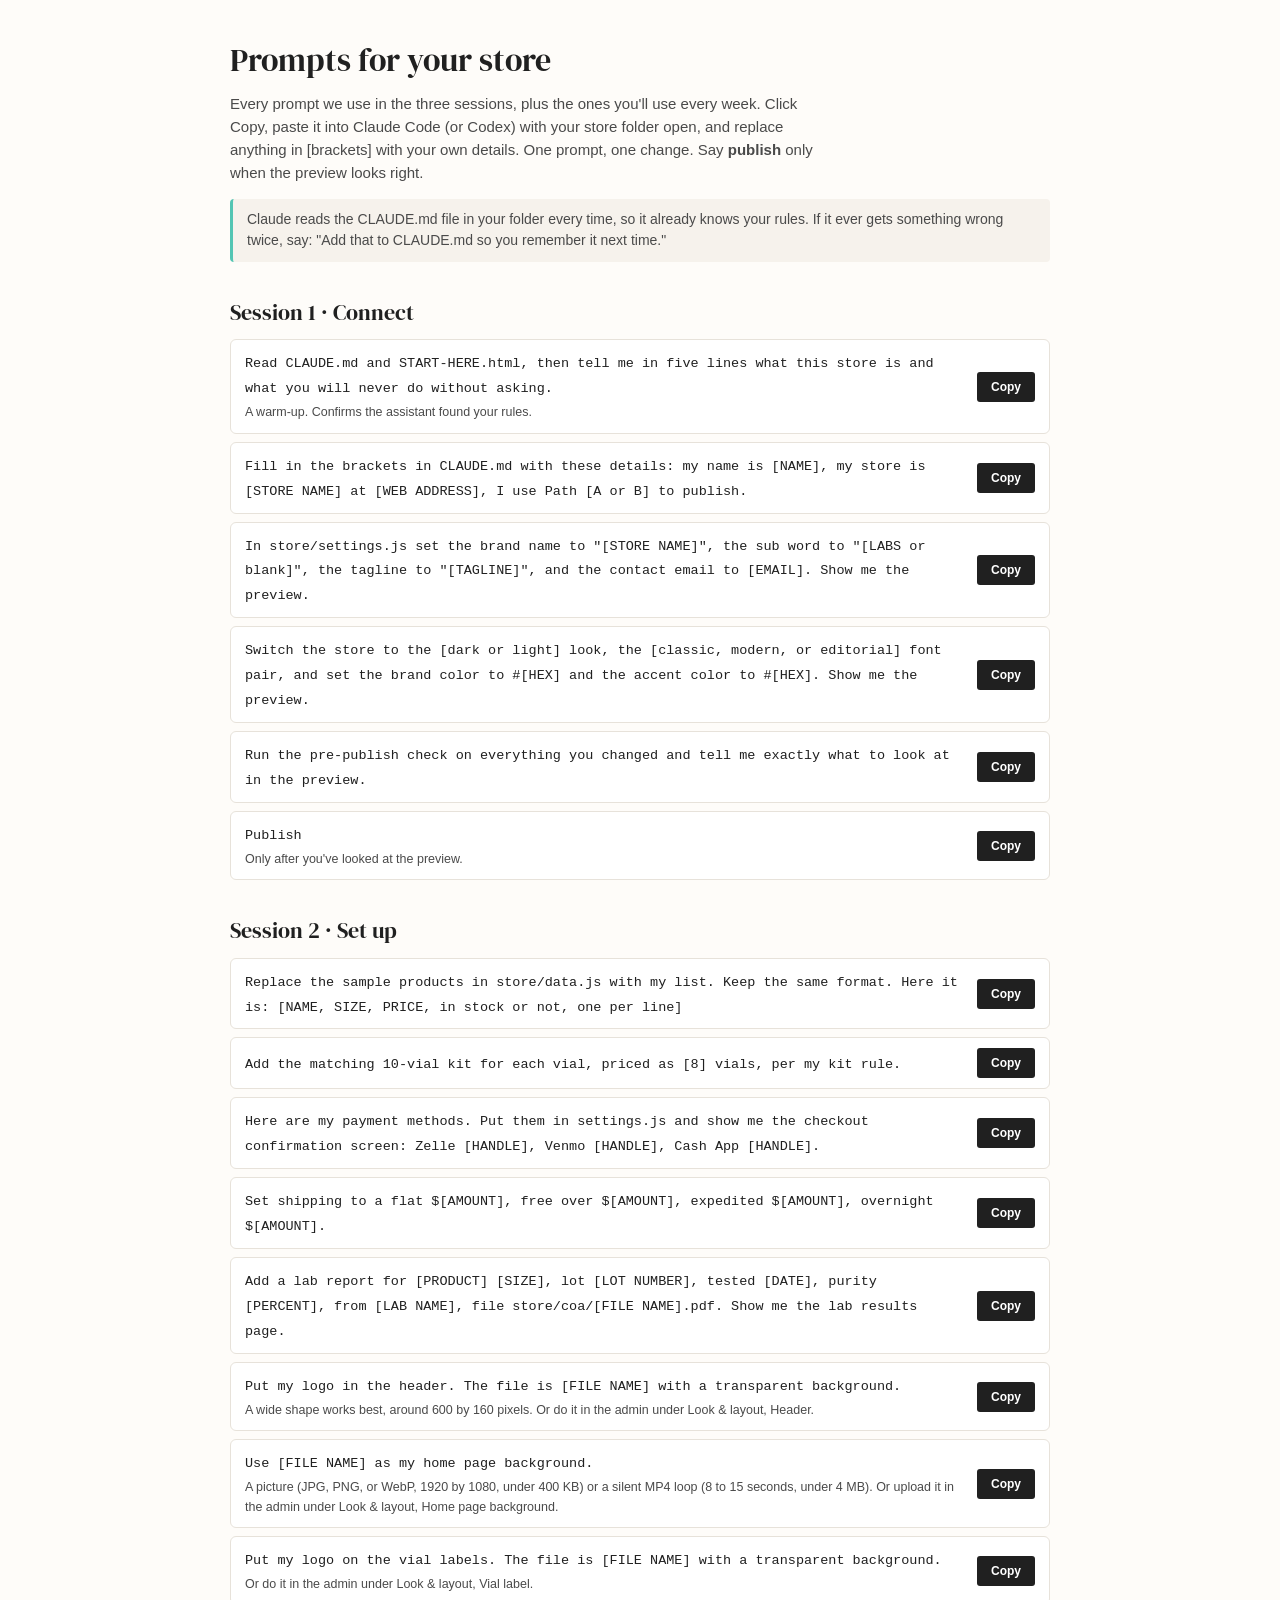
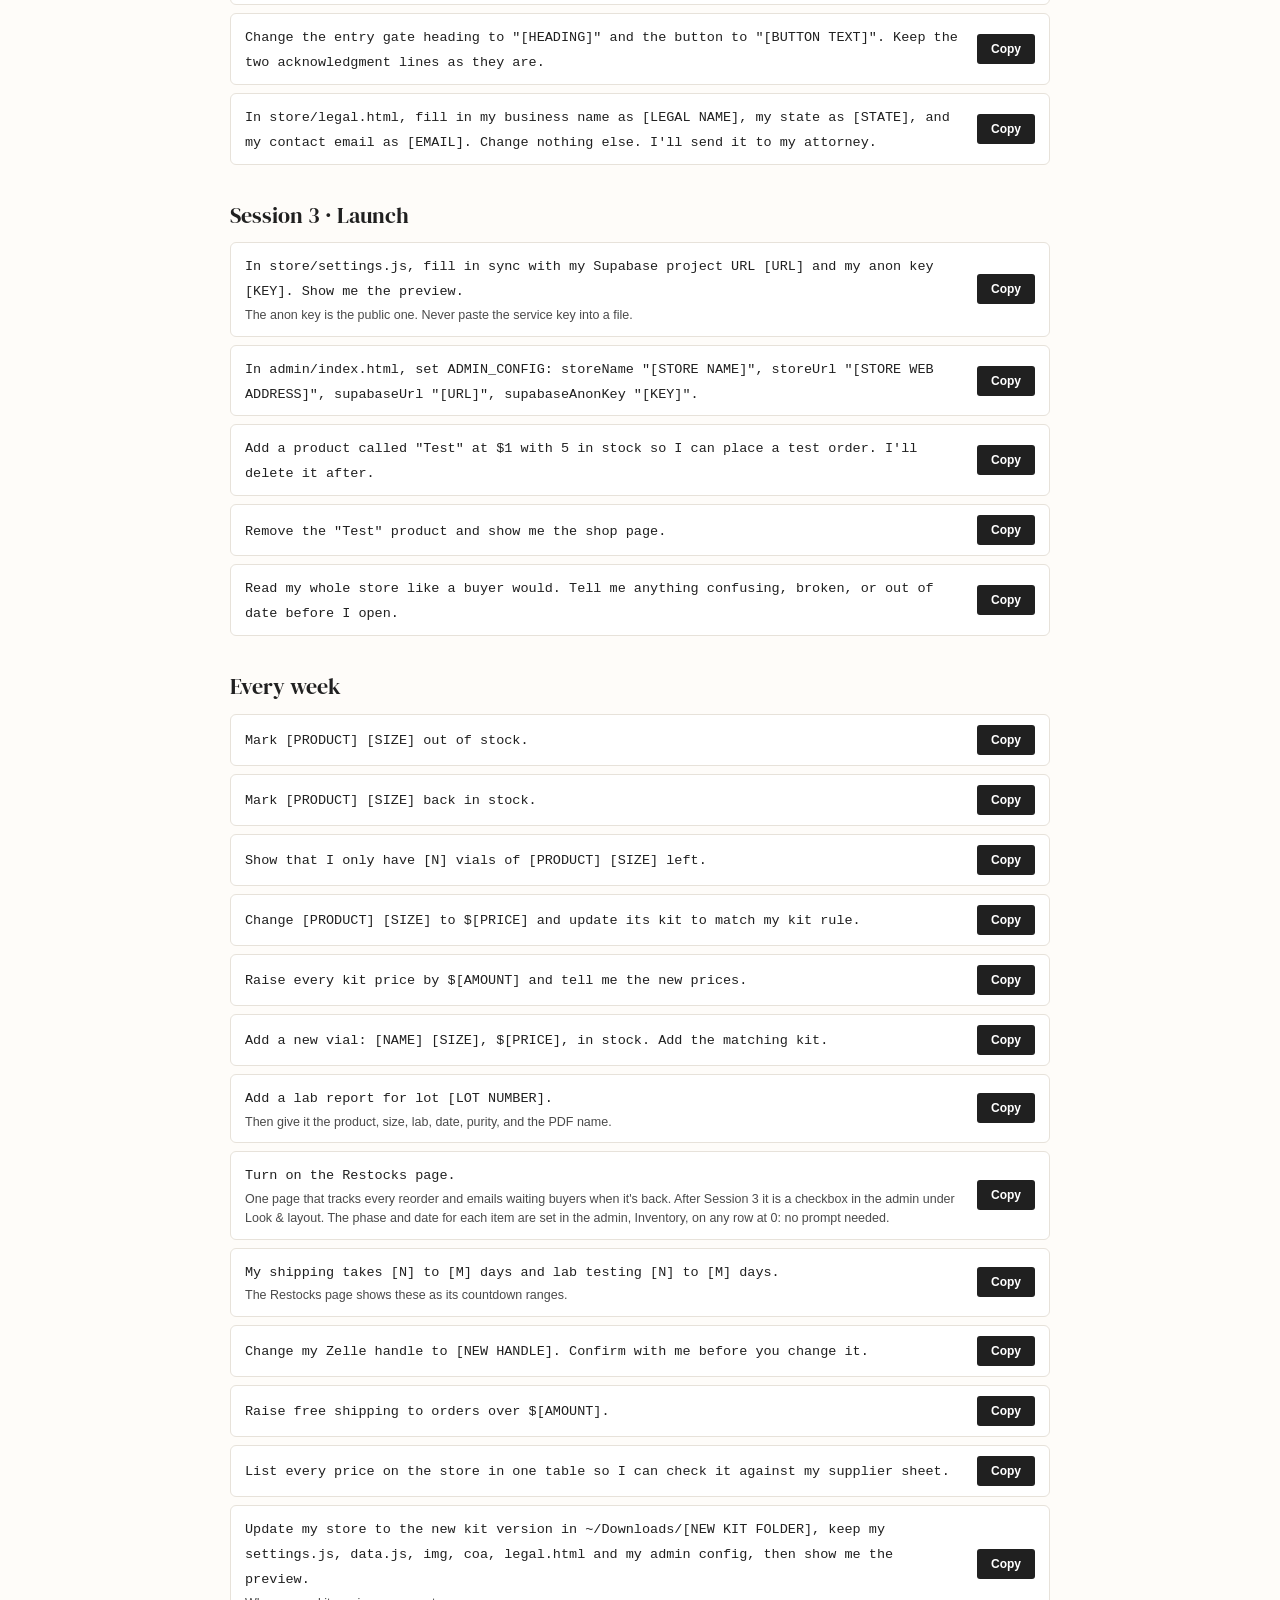
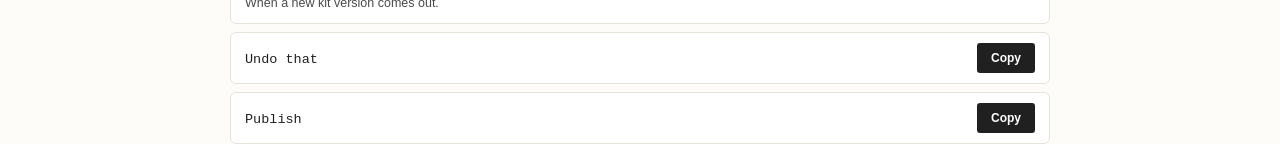
<file: PROMPTS.html>
<!DOCTYPE html>
<html lang="en">
<head>
<meta charset="UTF-8">
<meta name="viewport" content="width=device-width, initial-scale=1.0">
<title>Store Kit Prompts</title>
<link href="https://fonts.googleapis.com/css2?family=DM+Serif+Display&display=swap" rel="stylesheet">
<link href="https://api.fontshare.com/v2/css?f[]=switzer@400,500,600,700&display=swap" rel="stylesheet">
<style>
  :root { --bg:#FEFCF9; --ink:#202020; --teal:#53C5B3; --soft:#4a4a4a; --line:#e7e2da; --panel:#f6f2ec; }
  * { margin:0; padding:0; box-sizing:border-box; }
  body { background:var(--bg); color:var(--ink); font-family:Switzer,-apple-system,sans-serif; font-size:15px; line-height:1.55; padding:36px 24px 72px; }
  .wrap { max-width:820px; margin:0 auto; }
  h1 { font-family:"DM Serif Display",Georgia,serif; font-weight:400; font-size:2rem; margin-bottom:6px; }
  h2 { font-family:"DM Serif Display",Georgia,serif; font-weight:400; font-size:1.35rem; margin:34px 0 10px; }
  .lede { color:var(--soft); margin-bottom:10px; max-width:70ch; }
  .note { background:var(--panel); border-left:3px solid var(--teal); padding:10px 14px; border-radius:4px; color:var(--soft); font-size:14px; margin-top:14px; }
  .p { display:flex; justify-content:space-between; align-items:center; gap:12px; border:1px solid var(--line); border-radius:6px; padding:10px 14px; margin-top:8px; background:#fff; }
  .p code { font-family:ui-monospace,Menlo,monospace; font-size:13.5px; color:var(--ink); white-space:pre-wrap; }
  .p small { display:block; color:var(--soft); font-size:12.5px; margin-top:3px; font-family:Switzer,sans-serif; }
  button { font-family:Switzer,sans-serif; font-size:12px; font-weight:600; background:var(--ink); color:#fff; border:0; border-radius:3px; padding:8px 14px; cursor:pointer; white-space:nowrap; }
  button:hover { background:var(--teal); color:var(--ink); }
  @media (max-width:600px) { body { padding:24px 16px 56px; } .p { flex-direction:column; align-items:flex-start; } }
</style>
</head>
<body>
<div class="wrap">
  <h1>Prompts for your store</h1>
  <p class="lede">Every prompt we use in the three sessions, plus the ones you'll use every week. Click Copy, paste it into Claude Code (or Codex) with your store folder open, and replace anything in [brackets] with your own details. One prompt, one change. Say <strong>publish</strong> only when the preview looks right.</p>
  <div class="note">Claude reads the CLAUDE.md file in your folder every time, so it already knows your rules. If it ever gets something wrong twice, say: "Add that to CLAUDE.md so you remember it next time."</div>

  <h2>Session 1 · Connect</h2>
  <div class="p"><div><code>Read CLAUDE.md and START-HERE.html, then tell me in five lines what this store is and what you will never do without asking.</code><small>A warm-up. Confirms the assistant found your rules.</small></div><button>Copy</button></div>
  <div class="p"><div><code>Fill in the brackets in CLAUDE.md with these details: my name is [NAME], my store is [STORE NAME] at [WEB ADDRESS], I use Path [A or B] to publish.</code></div><button>Copy</button></div>
  <div class="p"><div><code>In store/settings.js set the brand name to "[STORE NAME]", the sub word to "[LABS or blank]", the tagline to "[TAGLINE]", and the contact email to [EMAIL]. Show me the preview.</code></div><button>Copy</button></div>
  <div class="p"><div><code>Switch the store to the [dark or light] look, the [classic, modern, or editorial] font pair, and set the brand color to #[HEX] and the accent color to #[HEX]. Show me the preview.</code></div><button>Copy</button></div>
  <div class="p"><div><code>Run the pre-publish check on everything you changed and tell me exactly what to look at in the preview.</code></div><button>Copy</button></div>
  <div class="p"><div><code>Publish</code><small>Only after you've looked at the preview.</small></div><button>Copy</button></div>

  <h2>Session 2 · Set up</h2>
  <div class="p"><div><code>Replace the sample products in store/data.js with my list. Keep the same format. Here it is: [NAME, SIZE, PRICE, in stock or not, one per line]</code></div><button>Copy</button></div>
  <div class="p"><div><code>Add the matching 10-vial kit for each vial, priced as [8] vials, per my kit rule.</code></div><button>Copy</button></div>
  <div class="p"><div><code>Here are my payment methods. Put them in settings.js and show me the checkout confirmation screen: Zelle [HANDLE], Venmo [HANDLE], Cash App [HANDLE].</code></div><button>Copy</button></div>
  <div class="p"><div><code>Set shipping to a flat $[AMOUNT], free over $[AMOUNT], expedited $[AMOUNT], overnight $[AMOUNT].</code></div><button>Copy</button></div>
  <div class="p"><div><code>Add a lab report for [PRODUCT] [SIZE], lot [LOT NUMBER], tested [DATE], purity [PERCENT], from [LAB NAME], file store/coa/[FILE NAME].pdf. Show me the lab results page.</code></div><button>Copy</button></div>
  <div class="p"><div><code>Put my logo in the header. The file is [FILE NAME] with a transparent background.</code><small>A wide shape works best, around 600 by 160 pixels. Or do it in the admin under Look &amp; layout, Header.</small></div><button>Copy</button></div>
  <div class="p"><div><code>Use [FILE NAME] as my home page background.</code><small>A picture (JPG, PNG, or WebP, 1920 by 1080, under 400 KB) or a silent MP4 loop (8 to 15 seconds, under 4 MB). Or upload it in the admin under Look &amp; layout, Home page background.</small></div><button>Copy</button></div>
  <div class="p"><div><code>Put my logo on the vial labels. The file is [FILE NAME] with a transparent background.</code><small>Or do it in the admin under Look &amp; layout, Vial label.</small></div><button>Copy</button></div>
  <div class="p"><div><code>Change the entry gate heading to "[HEADING]" and the button to "[BUTTON TEXT]". Keep the two acknowledgment lines as they are.</code></div><button>Copy</button></div>
  <div class="p"><div><code>In store/legal.html, fill in my business name as [LEGAL NAME], my state as [STATE], and my contact email as [EMAIL]. Change nothing else. I'll send it to my attorney.</code></div><button>Copy</button></div>

  <h2>Session 3 · Launch</h2>
  <div class="p"><div><code>In store/settings.js, fill in sync with my Supabase project URL [URL] and my anon key [KEY]. Show me the preview.</code><small>The anon key is the public one. Never paste the service key into a file.</small></div><button>Copy</button></div>
  <div class="p"><div><code>In admin/index.html, set ADMIN_CONFIG: storeName "[STORE NAME]", storeUrl "[STORE WEB ADDRESS]", supabaseUrl "[URL]", supabaseAnonKey "[KEY]".</code></div><button>Copy</button></div>
  <div class="p"><div><code>Add a product called "Test" at $1 with 5 in stock so I can place a test order. I'll delete it after.</code></div><button>Copy</button></div>
  <div class="p"><div><code>Remove the "Test" product and show me the shop page.</code></div><button>Copy</button></div>
  <div class="p"><div><code>Read my whole store like a buyer would. Tell me anything confusing, broken, or out of date before I open.</code></div><button>Copy</button></div>

  <h2>Every week</h2>
  <div class="p"><div><code>Mark [PRODUCT] [SIZE] out of stock.</code></div><button>Copy</button></div>
  <div class="p"><div><code>Mark [PRODUCT] [SIZE] back in stock.</code></div><button>Copy</button></div>
  <div class="p"><div><code>Show that I only have [N] vials of [PRODUCT] [SIZE] left.</code></div><button>Copy</button></div>
  <div class="p"><div><code>Change [PRODUCT] [SIZE] to $[PRICE] and update its kit to match my kit rule.</code></div><button>Copy</button></div>
  <div class="p"><div><code>Raise every kit price by $[AMOUNT] and tell me the new prices.</code></div><button>Copy</button></div>
  <div class="p"><div><code>Add a new vial: [NAME] [SIZE], $[PRICE], in stock. Add the matching kit.</code></div><button>Copy</button></div>
  <div class="p"><div><code>Add a lab report for lot [LOT NUMBER].</code><small>Then give it the product, size, lab, date, purity, and the PDF name.</small></div><button>Copy</button></div>
  <div class="p"><div><code>Turn on the Restocks page.</code><small>One page that tracks every reorder and emails waiting buyers when it's back. After Session 3 it is a checkbox in the admin under Look &amp; layout. The phase and date for each item are set in the admin, Inventory, on any row at 0: no prompt needed.</small></div><button>Copy</button></div>
  <div class="p"><div><code>My shipping takes [N] to [M] days and lab testing [N] to [M] days.</code><small>The Restocks page shows these as its countdown ranges.</small></div><button>Copy</button></div>
  <div class="p"><div><code>Change my Zelle handle to [NEW HANDLE]. Confirm with me before you change it.</code></div><button>Copy</button></div>
  <div class="p"><div><code>Raise free shipping to orders over $[AMOUNT].</code></div><button>Copy</button></div>
  <div class="p"><div><code>List every price on the store in one table so I can check it against my supplier sheet.</code></div><button>Copy</button></div>
  <div class="p"><div><code>Update my store to the new kit version in ~/Downloads/[NEW KIT FOLDER], keep my settings.js, data.js, img, coa, legal.html and my admin config, then show me the preview.</code><small>When a new kit version comes out.</small></div><button>Copy</button></div>
  <div class="p"><div><code>Undo that</code></div><button>Copy</button></div>
  <div class="p"><div><code>Publish</code></div><button>Copy</button></div>
</div>
<script>
  document.querySelectorAll(".p button").forEach(function (b) {
    b.addEventListener("click", function () {
      var text = b.parentElement.querySelector("code").textContent;
      navigator.clipboard.writeText(text).then(function () { b.textContent = "Copied"; setTimeout(function () { b.textContent = "Copy"; }, 1500); });
    });
  });
</script>
</body>
</html>
</file>
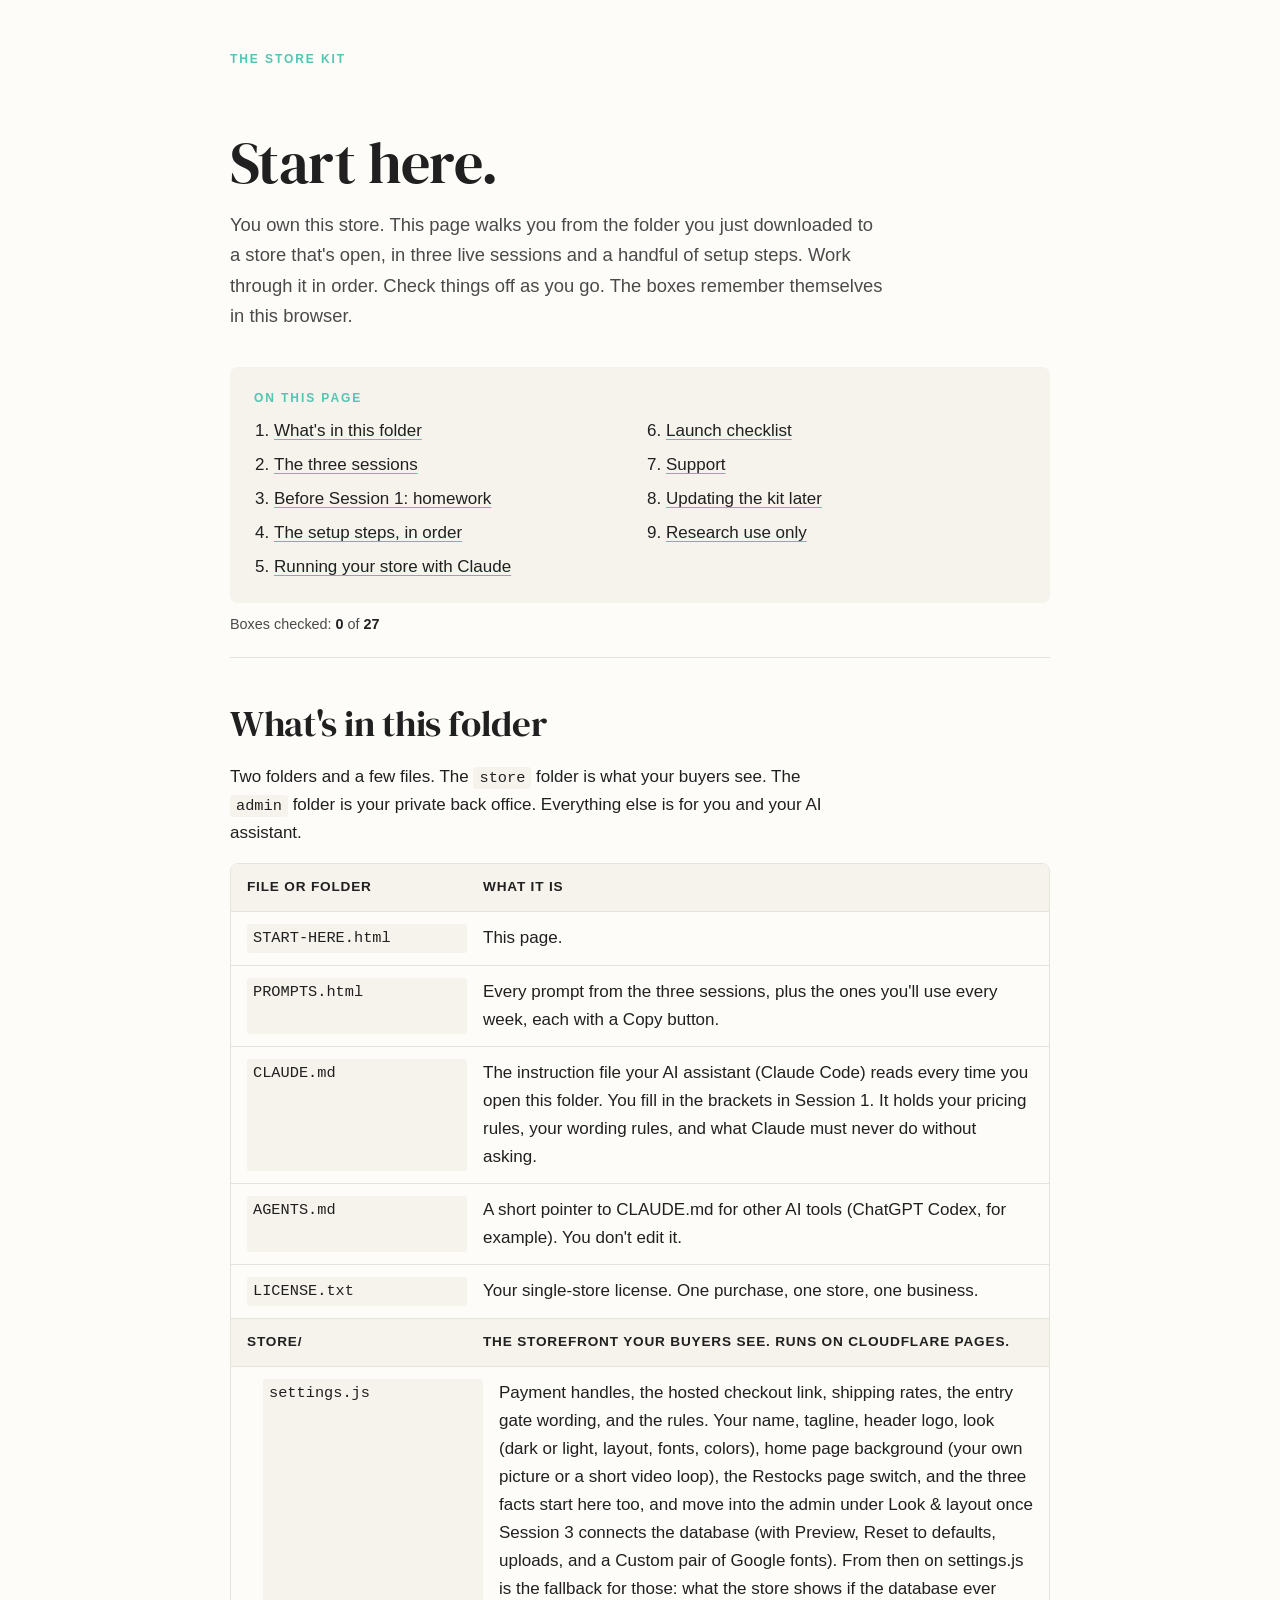
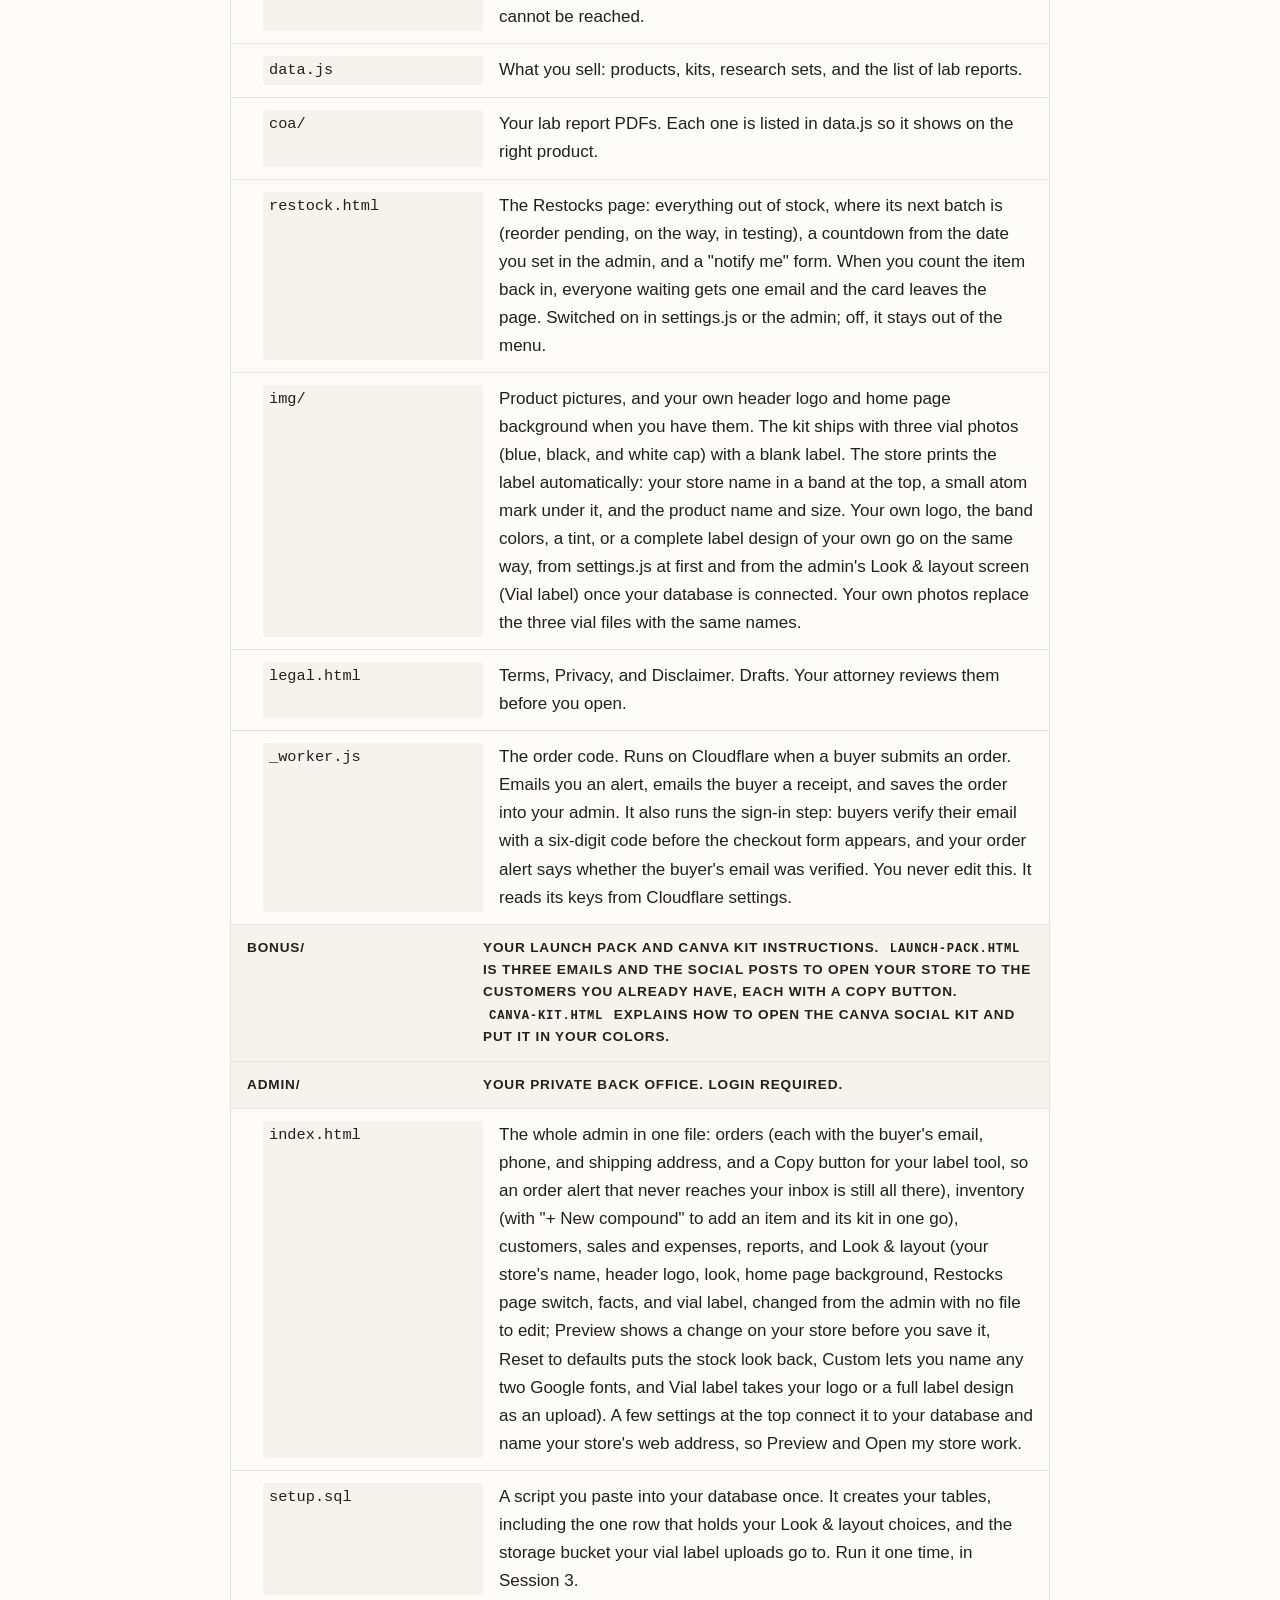
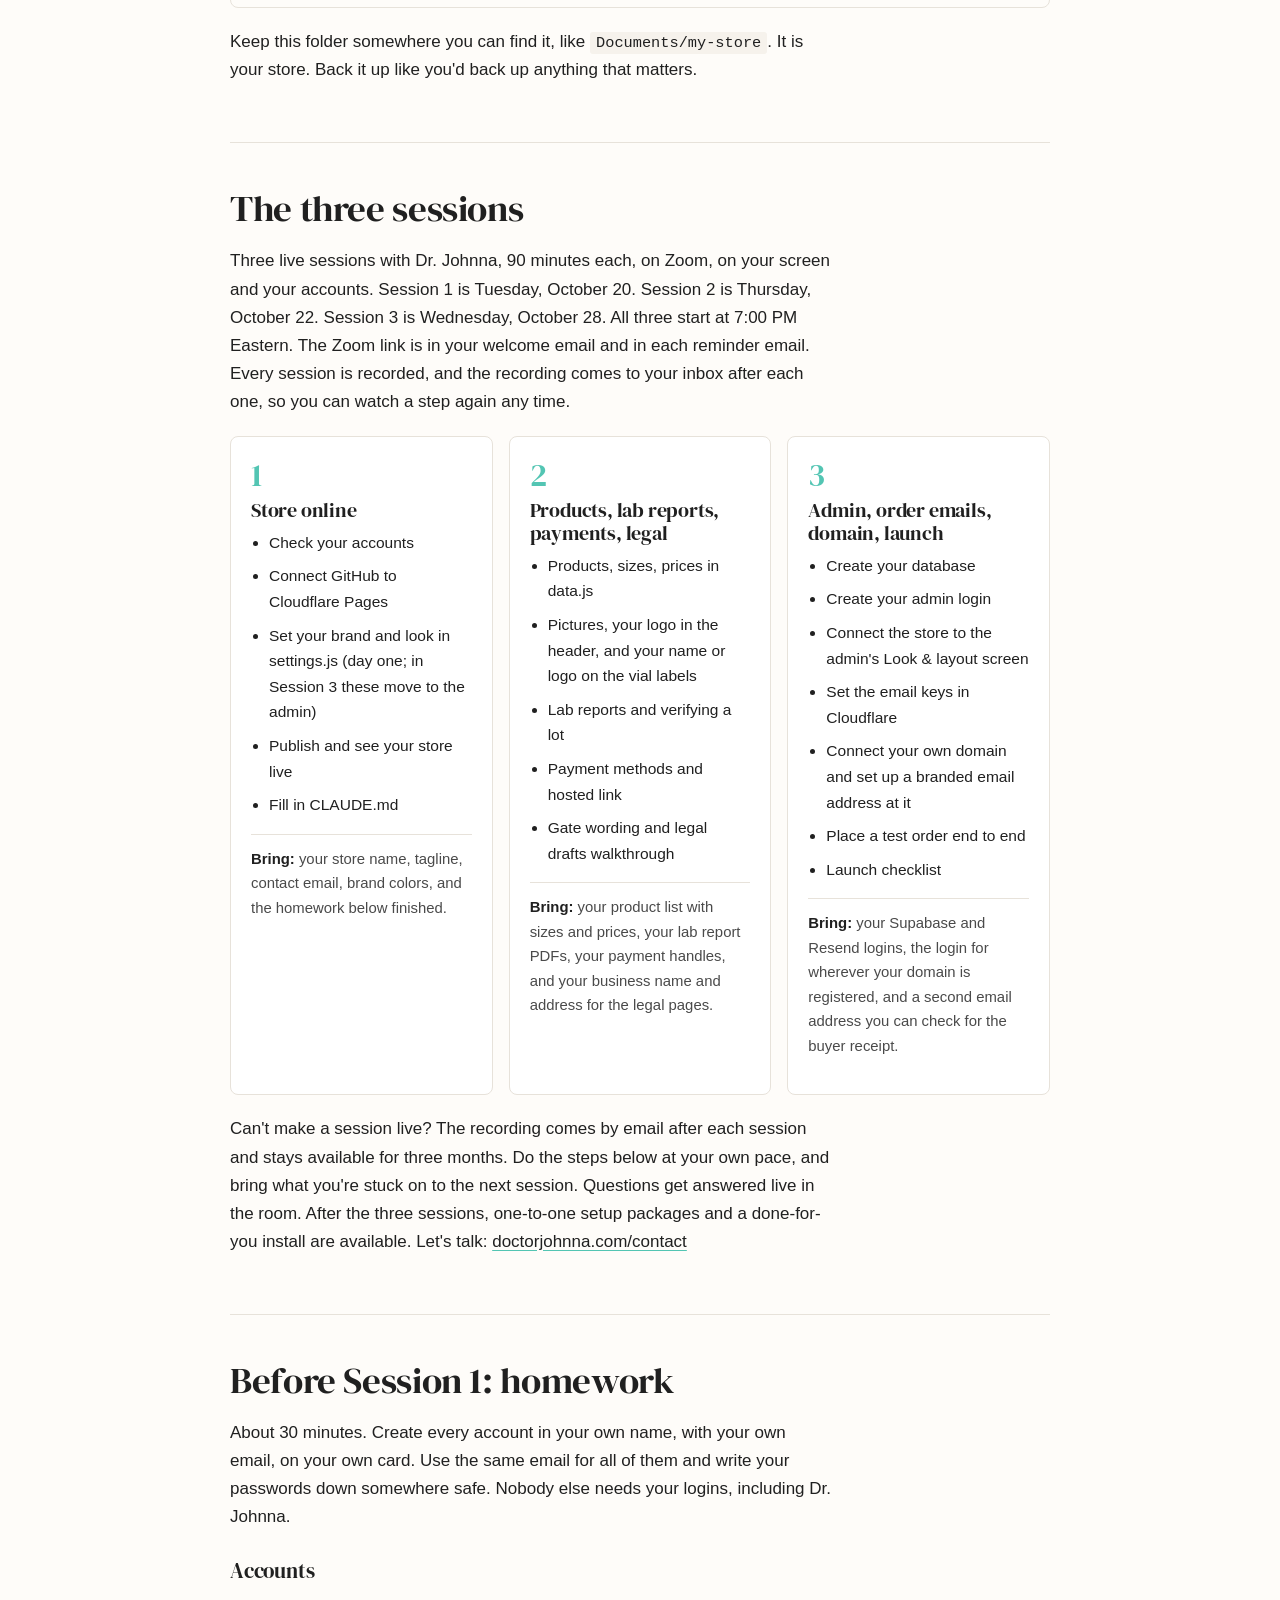
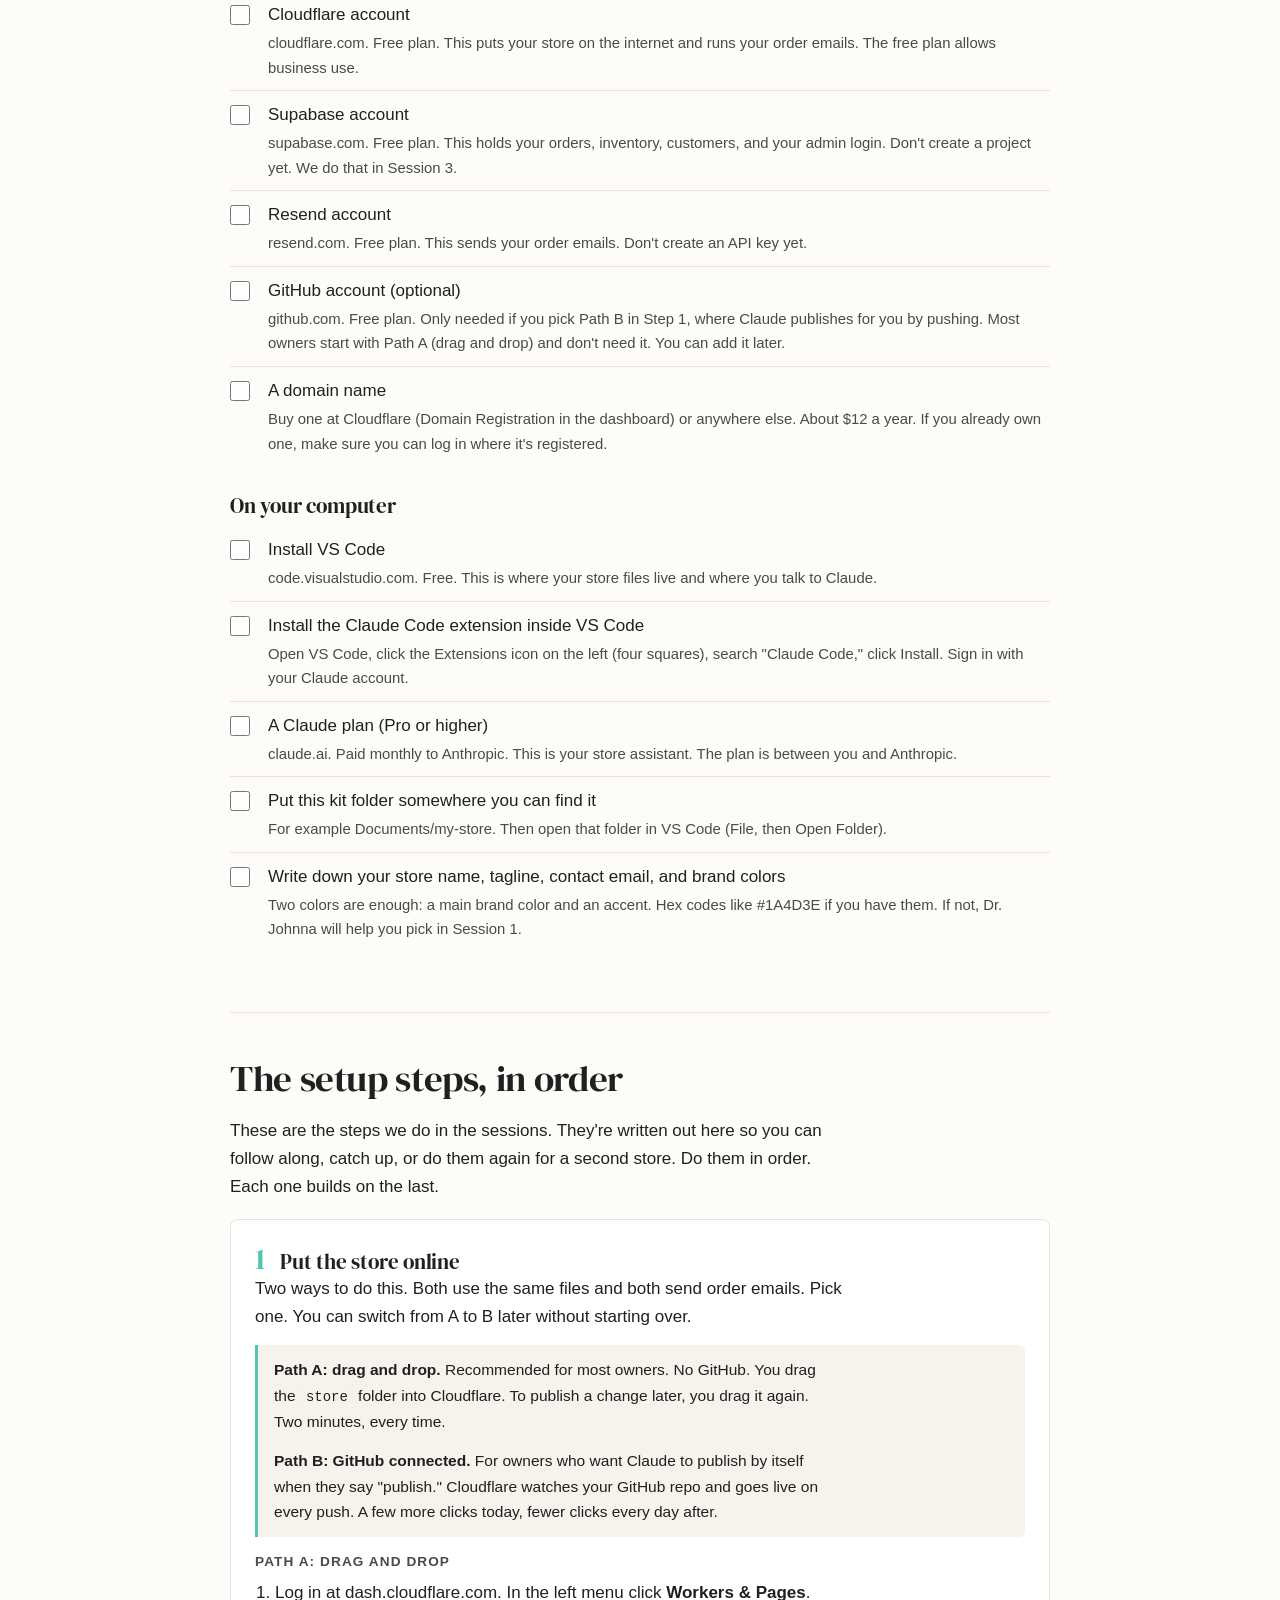
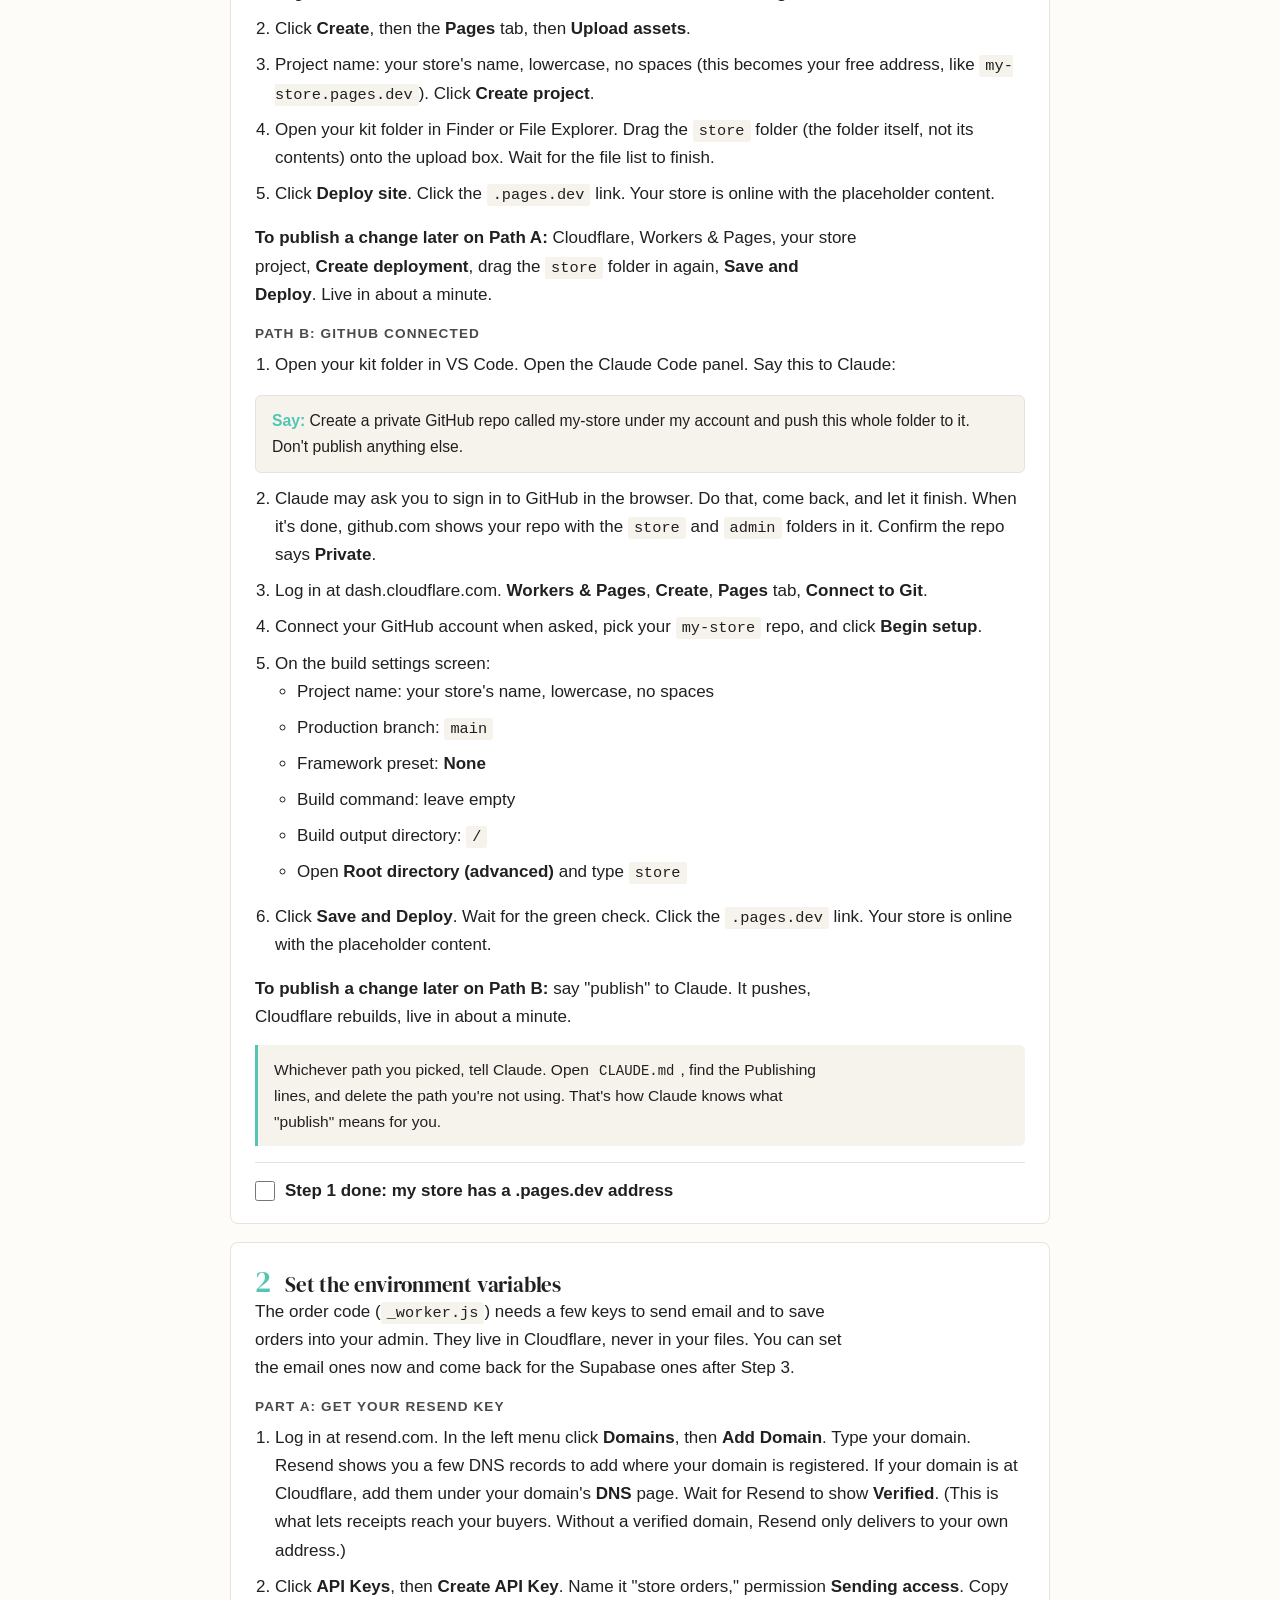
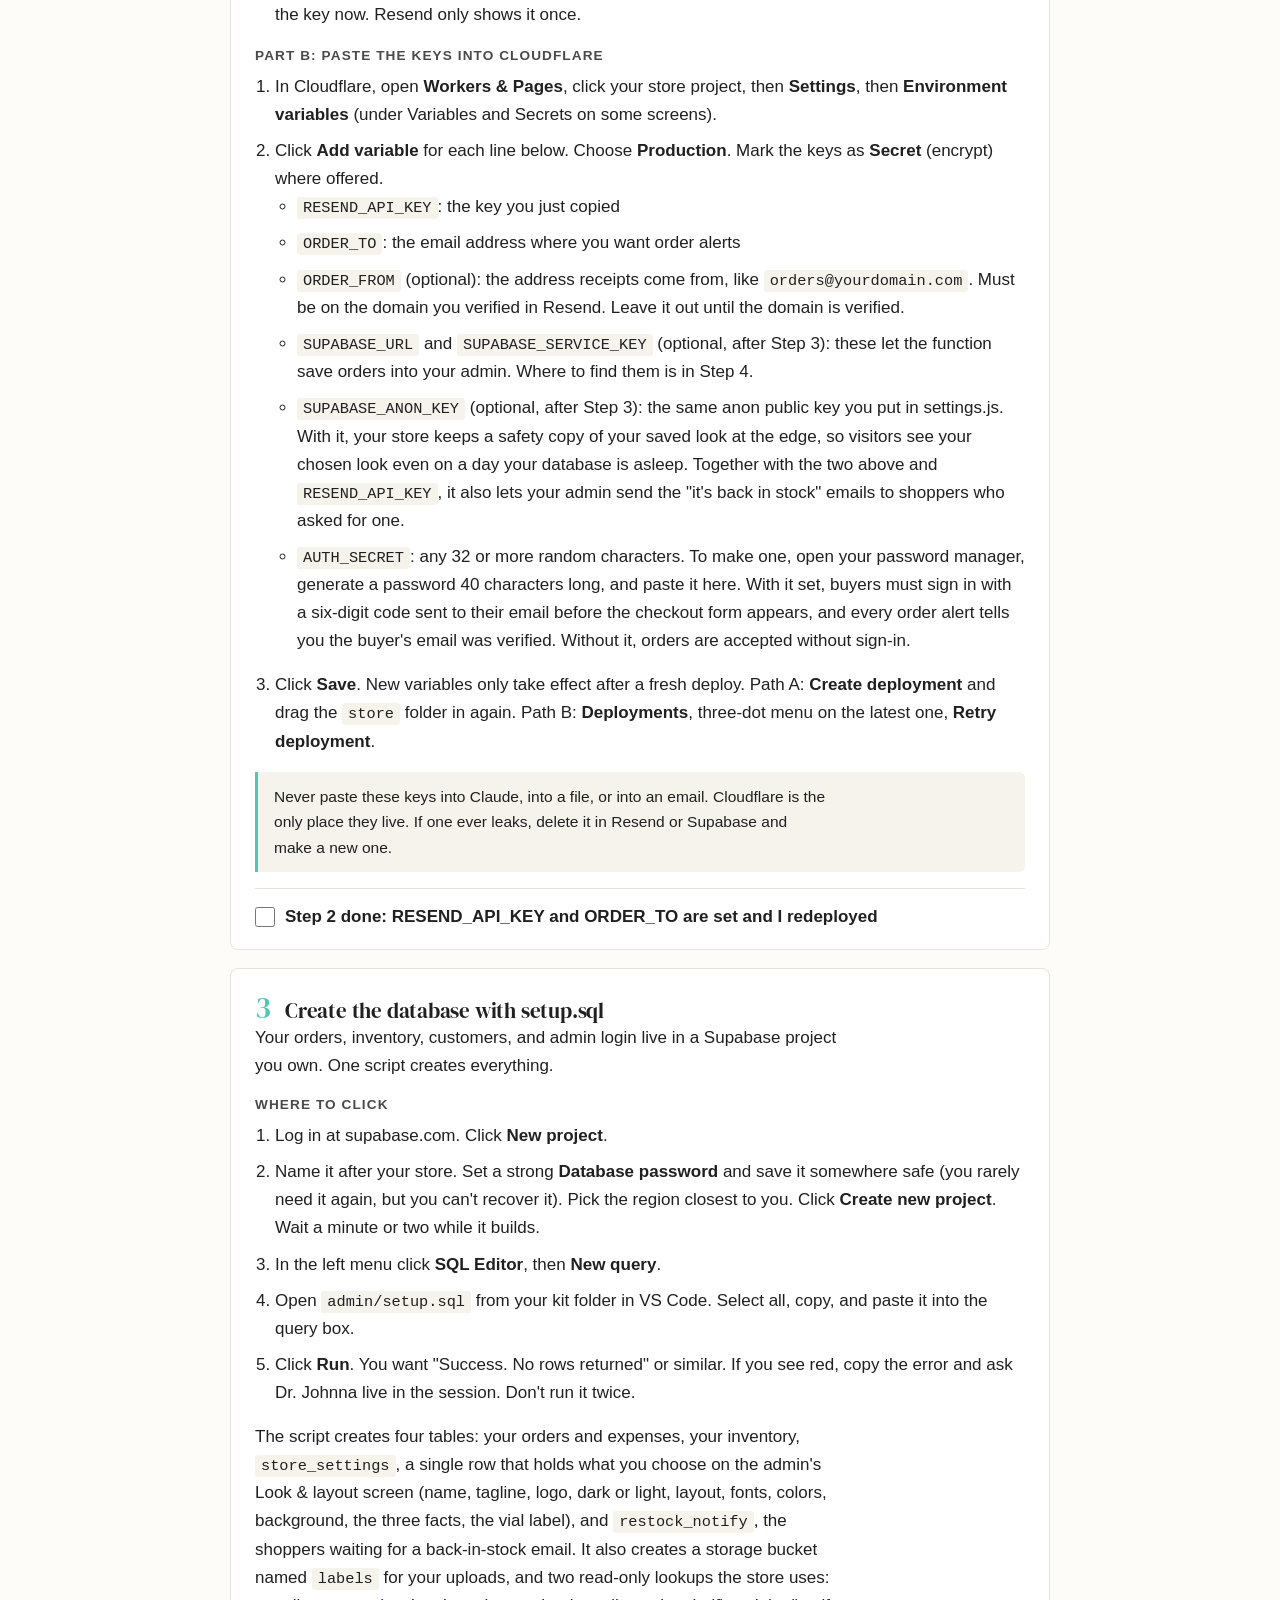
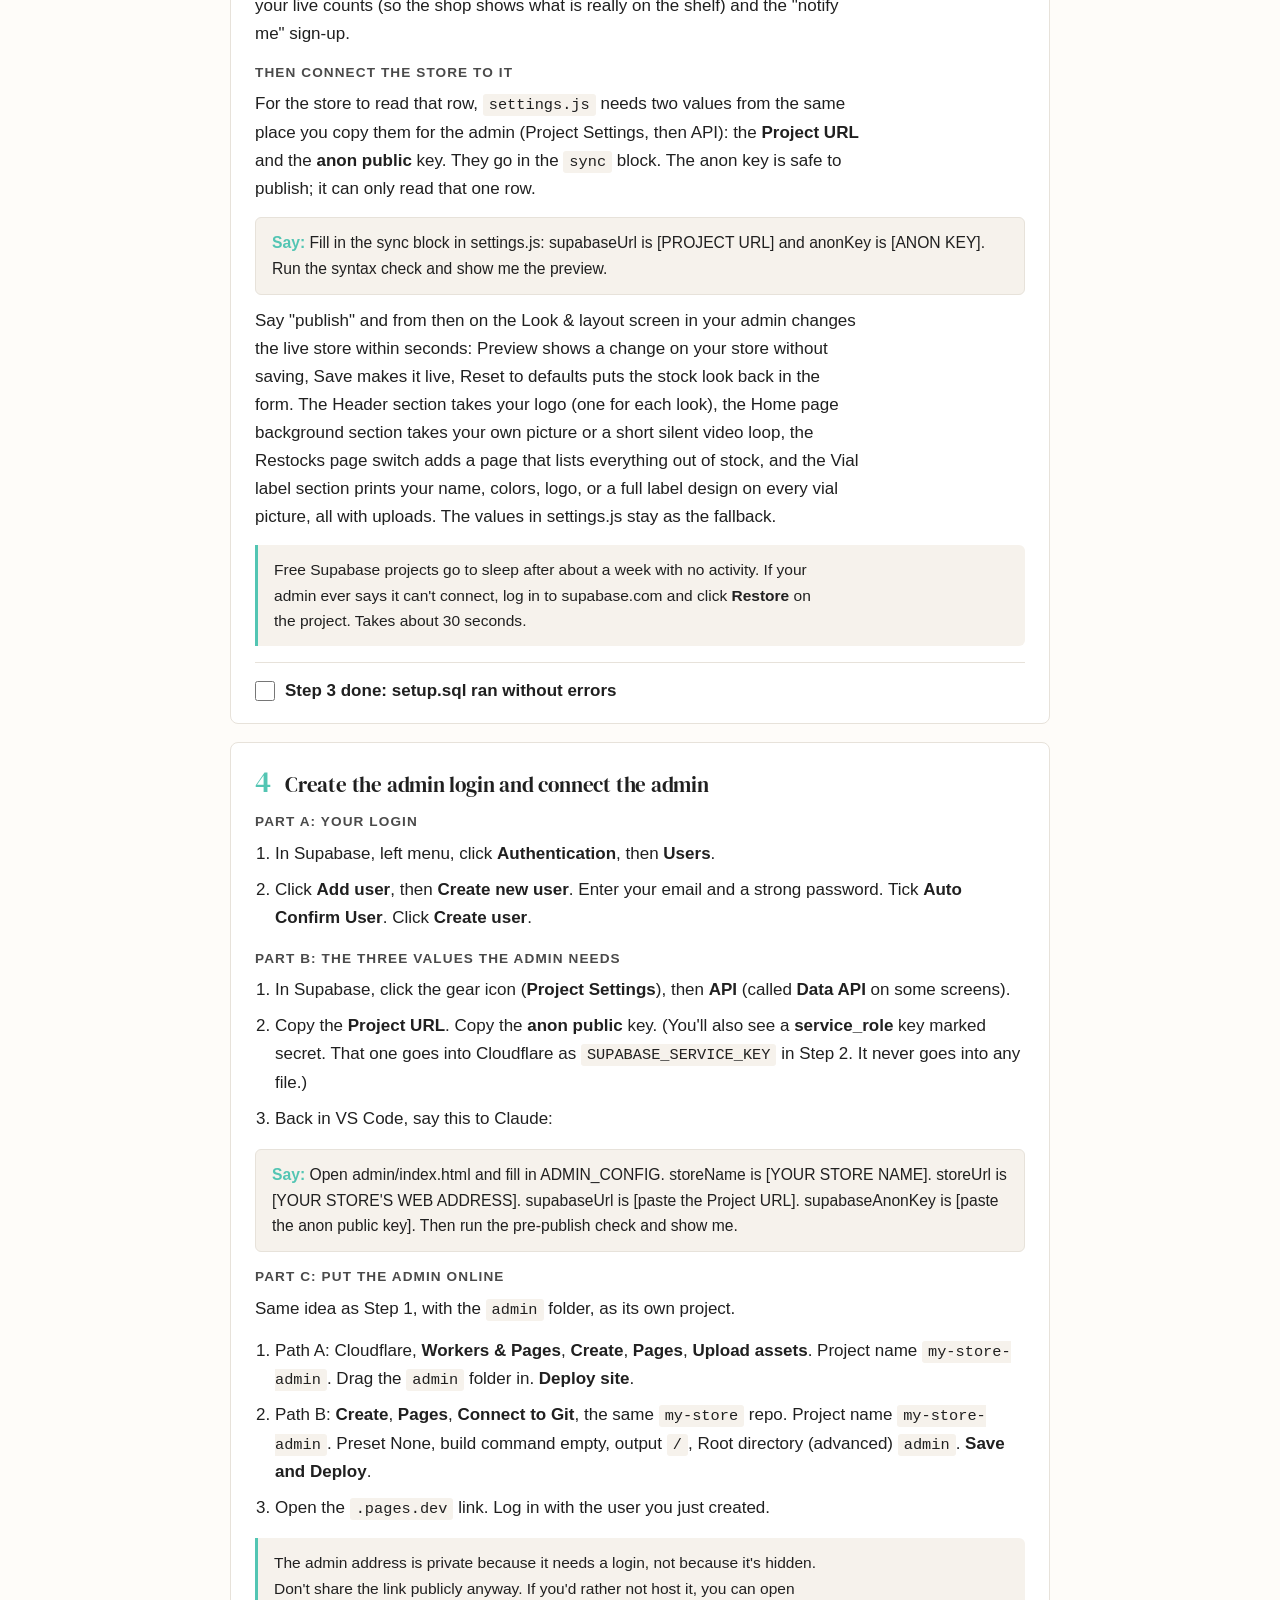
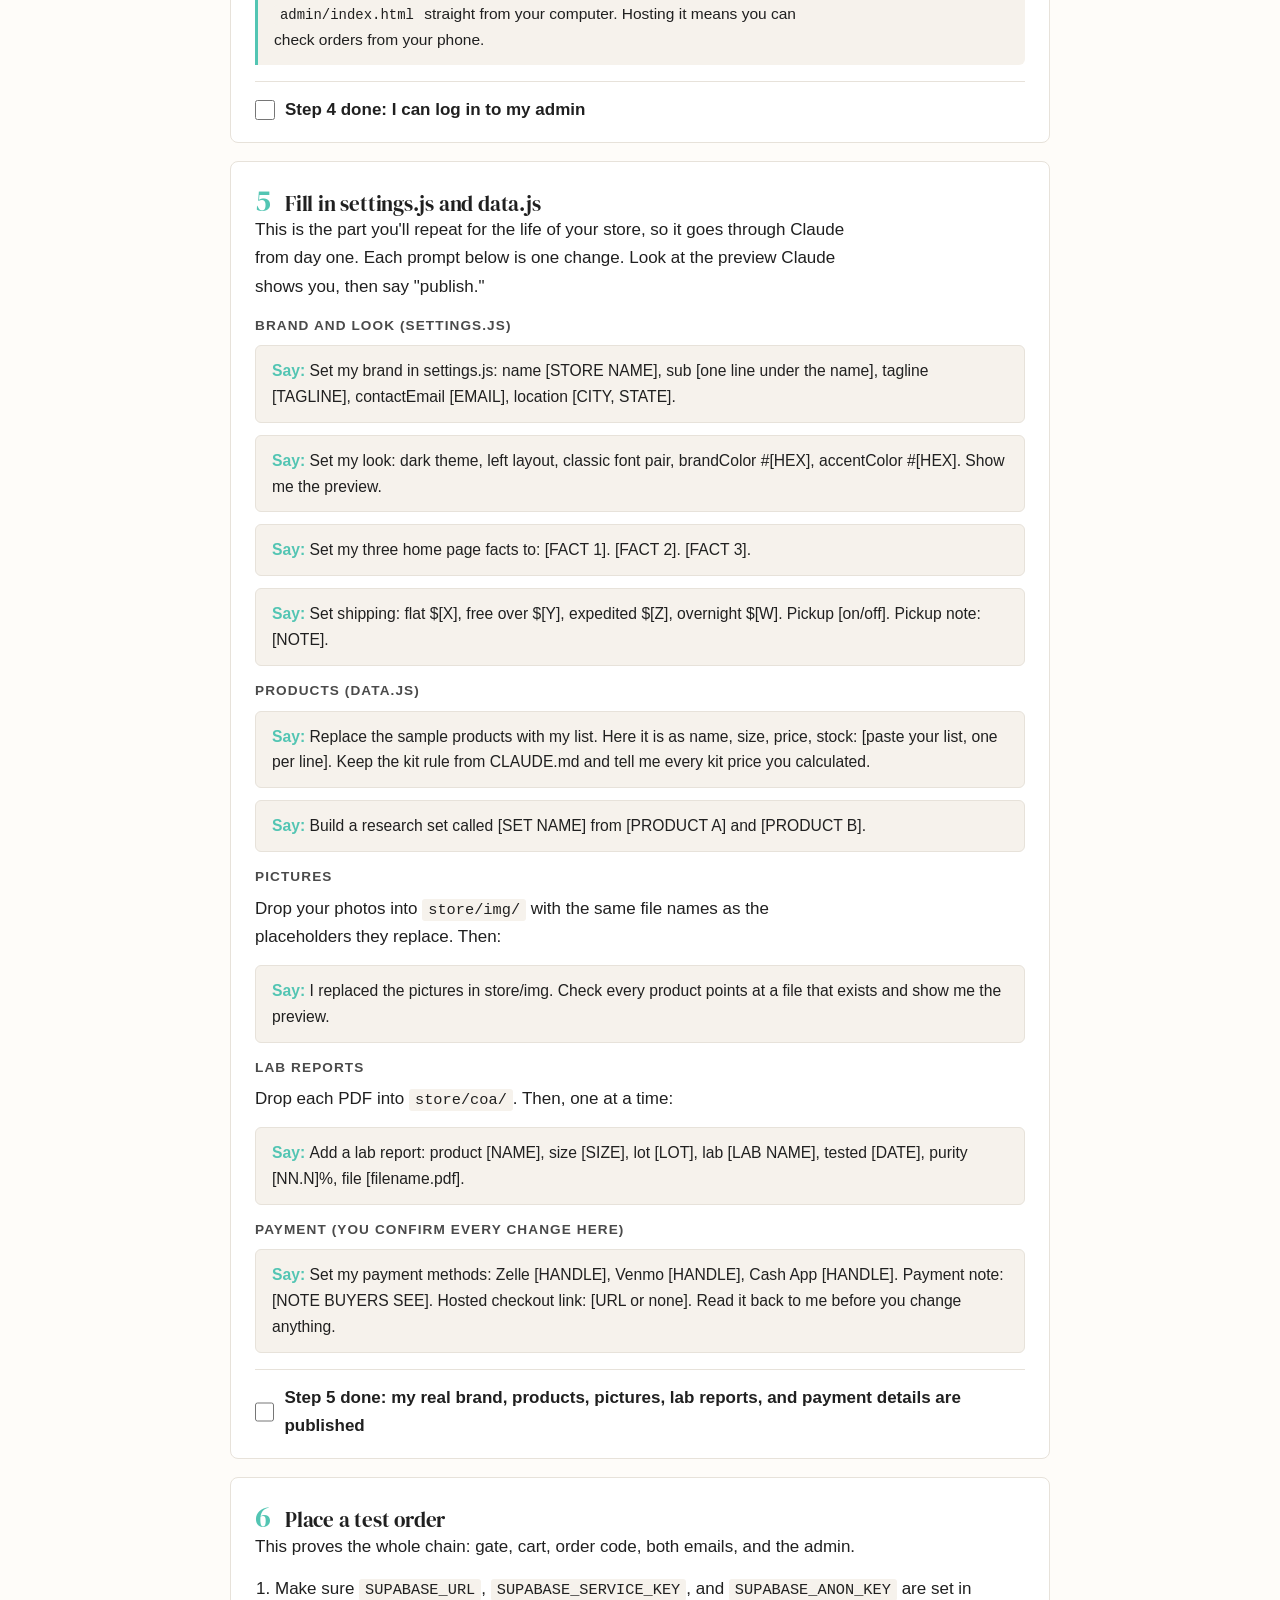
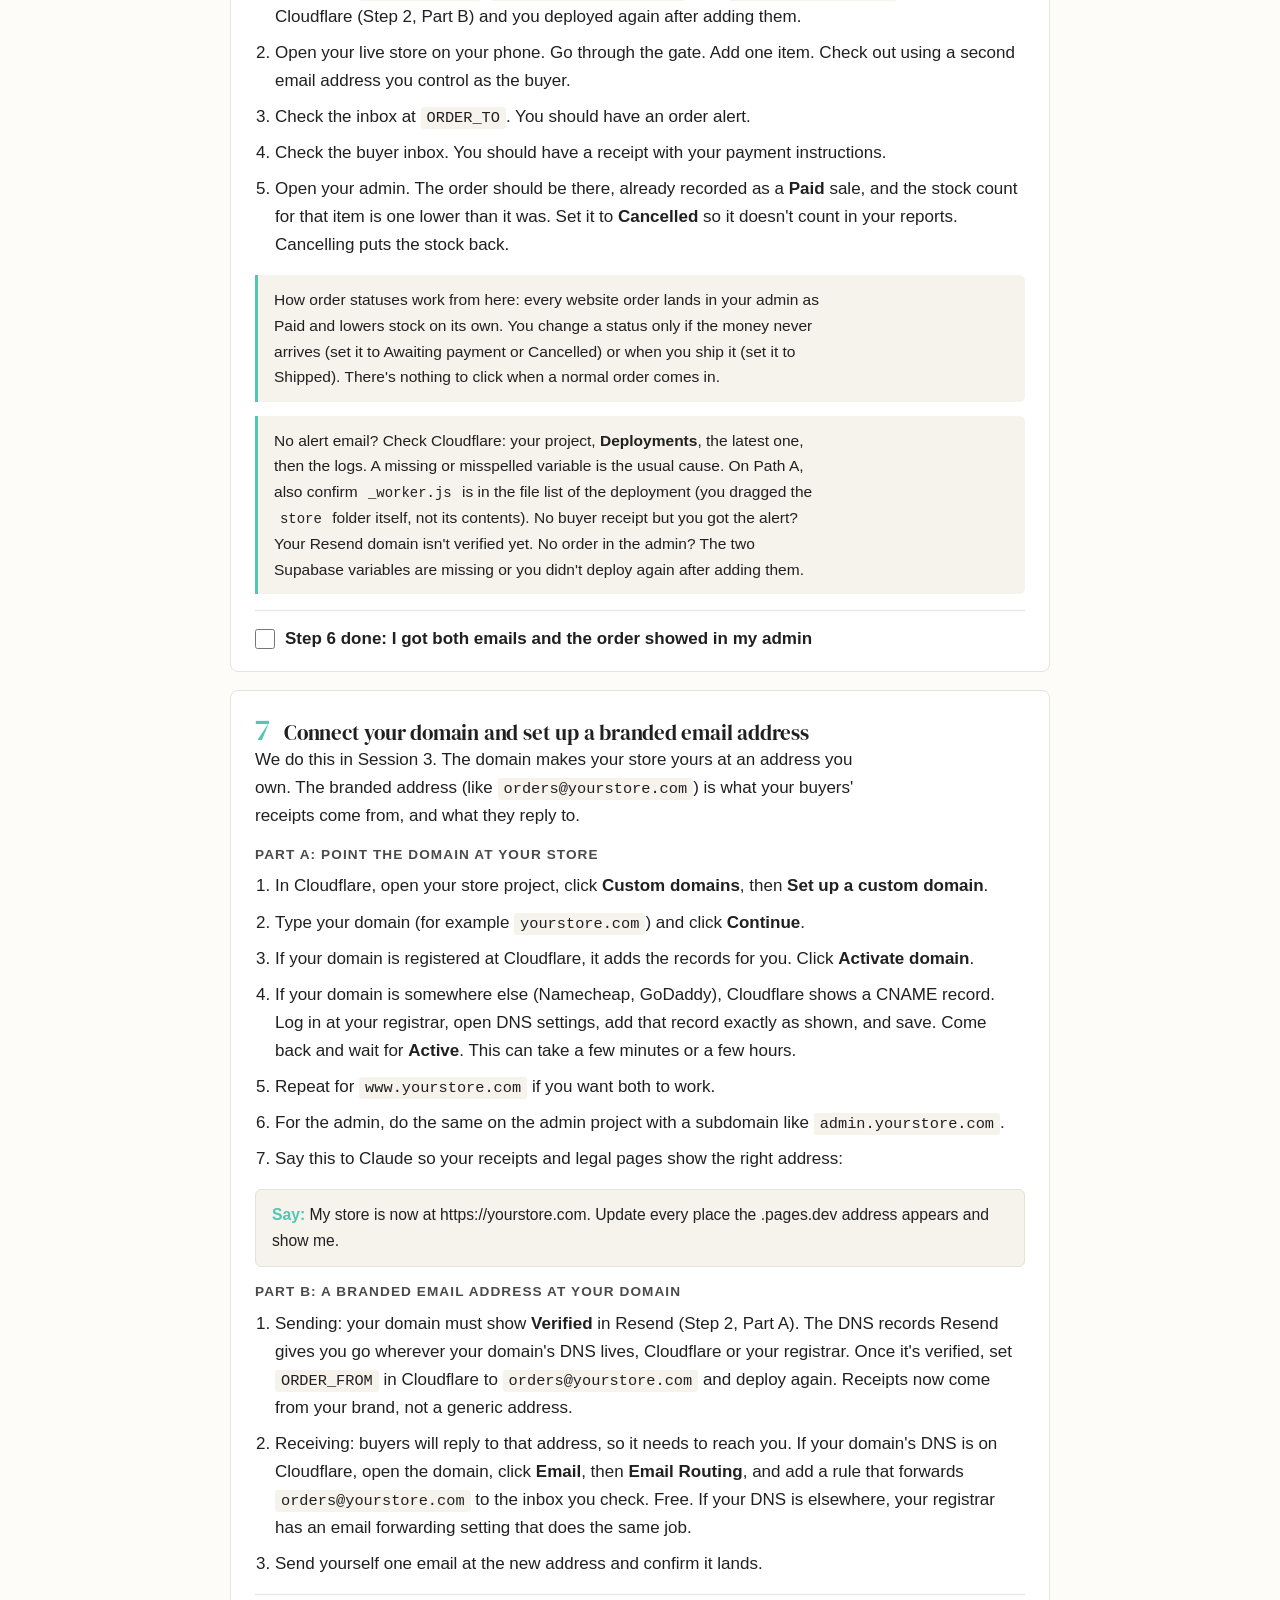
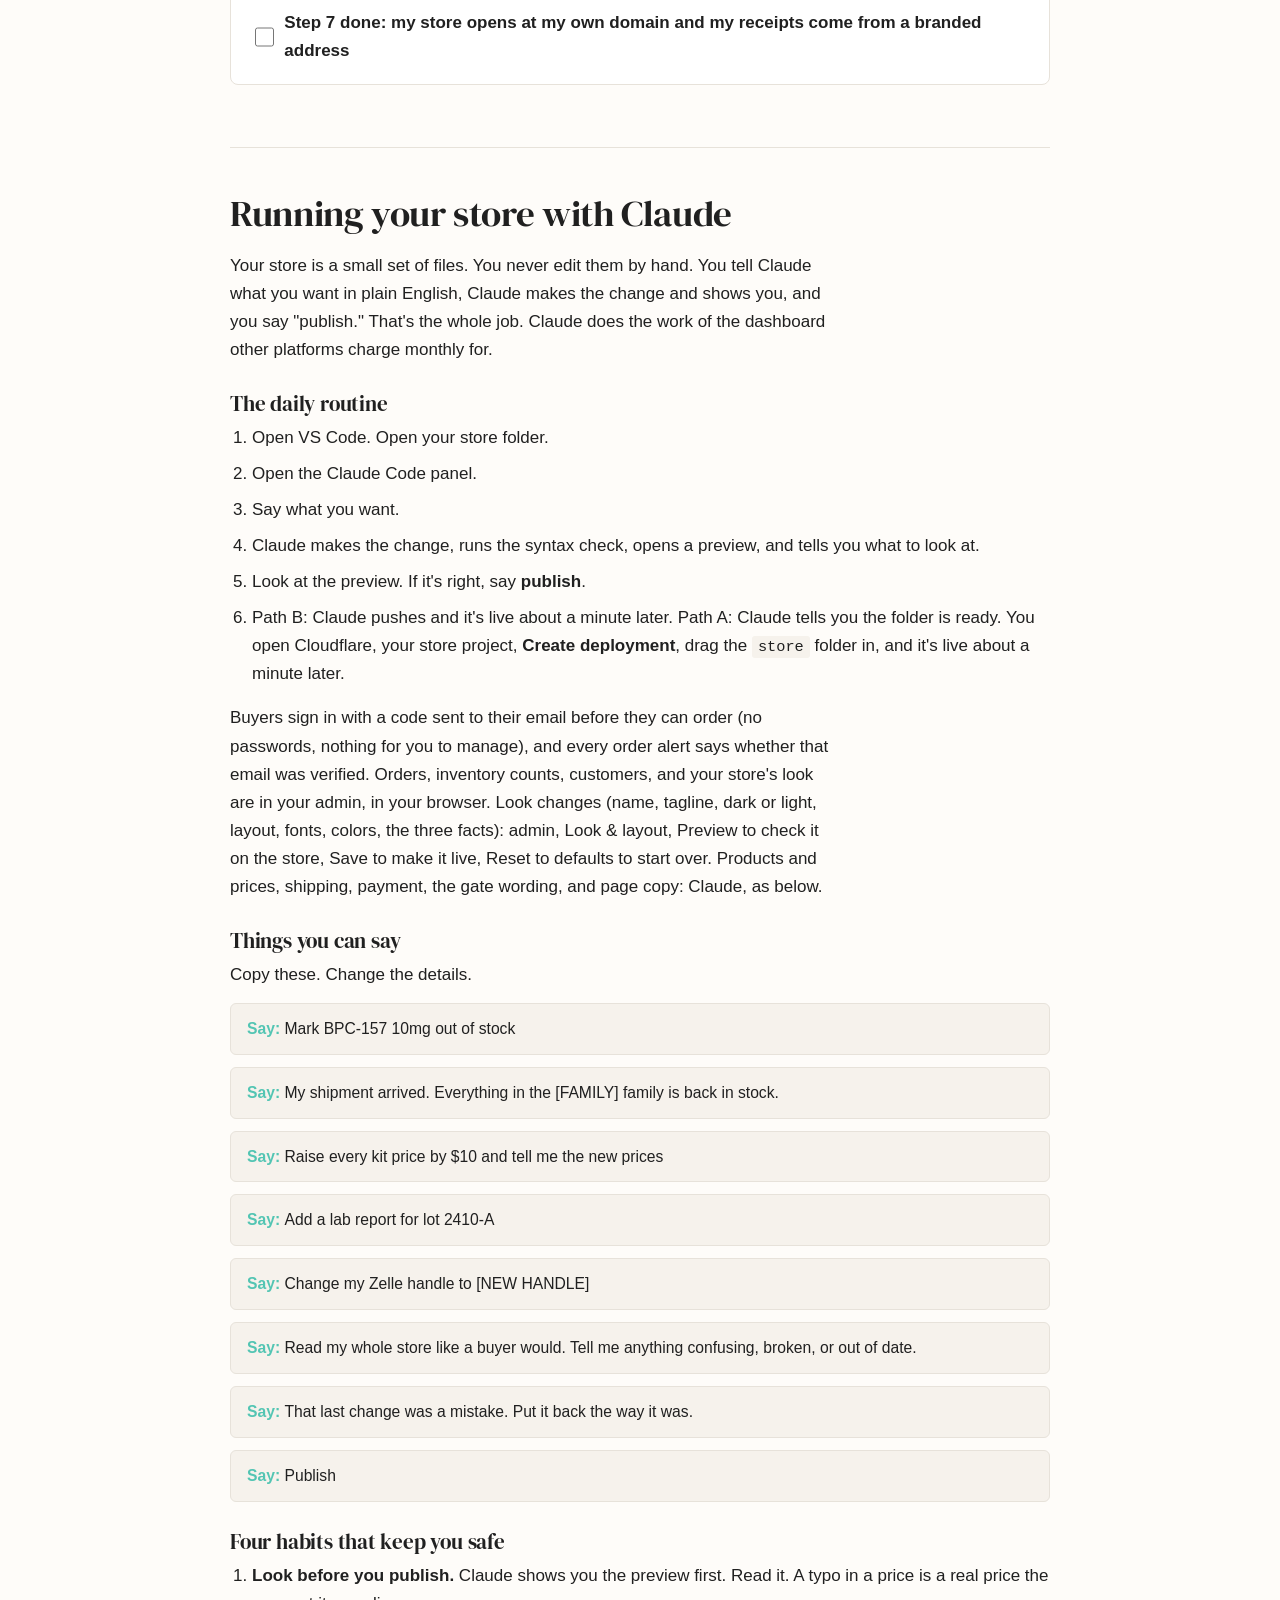
<file: START-HERE.html>
<!DOCTYPE html>
<html lang="en">
<head>
<meta charset="utf-8">
<meta name="viewport" content="width=device-width, initial-scale=1">
<title>Start Here</title>
<!--
  THE STORE KIT · START HERE
  This is your first page. Open it by double-clicking the file.
  Checkboxes remember themselves in this browser only. Clear them with the
  "Reset all checkboxes" link at the bottom.
-->
<link rel="preconnect" href="https://fonts.googleapis.com">
<link rel="preconnect" href="https://fonts.gstatic.com" crossorigin>
<link href="https://fonts.googleapis.com/css2?family=DM+Serif+Display&display=swap" rel="stylesheet">
<link href="https://api.fontshare.com/v2/css?f[]=switzer@400,500,600,700&display=swap" rel="stylesheet">
<style>
  :root {
    --bg: #FEFCF9;
    --ink: #202020;
    --teal: #53C5B3;
    --ink-soft: #4a4a4a;
    --line: #e7e2da;
    --panel: #f6f2ec;
    --serif: "DM Serif Display", Georgia, serif;
    --sans: "Switzer", -apple-system, BlinkMacSystemFont, "Segoe UI", sans-serif;
  }
  * { box-sizing: border-box; margin: 0; padding: 0; }
  html { scroll-behavior: smooth; }
  body {
    background: var(--bg);
    color: var(--ink);
    font-family: var(--sans);
    font-size: 17px;
    line-height: 1.65;
    padding: 0 20px 80px;
    -webkit-font-smoothing: antialiased;
  }
  .wrap { max-width: 820px; margin: 0 auto; }
  h1, h2, h3 { font-family: var(--serif); font-weight: 400; line-height: 1.15; letter-spacing: -0.01em; }
  h1 { font-size: clamp(2.4rem, 6vw, 3.6rem); margin: 60px 0 14px; }
  h2 { font-size: clamp(1.7rem, 4vw, 2.3rem); margin: 0 0 18px; scroll-margin-top: 24px; }
  h3 { font-size: 1.3rem; margin: 28px 0 8px; }
  p { margin-bottom: 14px; max-width: 64ch; }
  a { color: var(--ink); text-decoration: underline; text-decoration-color: var(--teal); text-underline-offset: 3px; }
  .lede { font-size: 1.15rem; color: var(--ink-soft); margin-bottom: 36px; }
  .eyebrow { font-size: 12px; font-weight: 600; letter-spacing: 0.16em; text-transform: uppercase; color: var(--teal); margin-bottom: 10px; }
  section { padding: 44px 0; border-top: 1px solid var(--line); }
  code { font-family: ui-monospace, "SF Mono", Menlo, monospace; font-size: 0.9em; background: var(--panel); padding: 2px 6px; border-radius: 3px; }
  ul, ol { margin: 0 0 16px 22px; }
  li { margin-bottom: 8px; }
  li p { margin-bottom: 6px; }

  /* Table of contents */
  .toc { background: var(--panel); border-radius: 8px; padding: 22px 24px; margin-bottom: 10px; }
  .toc ol { margin: 0 0 0 20px; columns: 2; column-gap: 32px; }
  .toc li { break-inside: avoid; margin-bottom: 6px; }
  @media (max-width: 560px) { .toc ol { columns: 1; } }

  /* File map */
  .filemap { border: 1px solid var(--line); border-radius: 8px; overflow: hidden; margin: 16px 0 20px; }
  .filemap .row { display: grid; grid-template-columns: 220px 1fr; gap: 16px; padding: 12px 16px; border-bottom: 1px solid var(--line); }
  .filemap .row:last-child { border-bottom: none; }
  .filemap .row.head { background: var(--panel); font-weight: 600; font-size: 0.85rem; letter-spacing: 0.06em; text-transform: uppercase; }
  .filemap .row.sub { padding-left: 32px; }
  .filemap .row code { white-space: nowrap; }
  @media (max-width: 560px) {
    .filemap .row { grid-template-columns: 1fr; gap: 4px; }
    .filemap .row.sub { padding-left: 16px; }
  }

  /* Session cards */
  .sessions { display: grid; grid-template-columns: repeat(3, 1fr); gap: 16px; margin: 20px 0; }
  .card { border: 1px solid var(--line); border-radius: 8px; padding: 22px 20px; background: #fff; min-width: 0; }
  .card .num { font-family: var(--serif); font-size: 2rem; color: var(--teal); line-height: 1; margin-bottom: 8px; }
  .card h3 { margin-top: 0; font-size: 1.25rem; }
  .card ul { margin-left: 18px; font-size: 0.97rem; }
  .card .bring { margin-top: 14px; padding-top: 12px; border-top: 1px solid var(--line); font-size: 0.93rem; color: var(--ink-soft); }
  .card .bring strong { color: var(--ink); }
  @media (max-width: 760px) { .sessions { grid-template-columns: 1fr; } }

  /* Checklists */
  .check { list-style: none; margin-left: 0; }
  .check li { display: grid; grid-template-columns: 26px 1fr; gap: 12px; align-items: start; padding: 10px 0; border-bottom: 1px solid var(--line); margin: 0; }
  .check li:last-child { border-bottom: none; }
  .check input[type="checkbox"] { width: 20px; height: 20px; margin-top: 4px; accent-color: var(--teal); cursor: pointer; }
  .check label { cursor: pointer; }
  .check label small { display: block; color: var(--ink-soft); font-size: 0.93rem; margin-top: 2px; }
  .check input:checked + label { color: var(--ink-soft); text-decoration: line-through; text-decoration-color: var(--teal); }
  .check input:checked + label small { text-decoration: none; }

  /* Setup steps */
  .step { border: 1px solid var(--line); border-radius: 8px; padding: 24px 24px 18px; margin: 18px 0; background: #fff; }
  .step .top { display: flex; align-items: baseline; gap: 14px; flex-wrap: wrap; }
  .step .top .n { font-family: var(--serif); font-size: 1.9rem; color: var(--teal); line-height: 1; }
  .step h3 { margin: 0; }
  .step .where { margin: 14px 0 6px; font-size: 0.85rem; font-weight: 600; letter-spacing: 0.08em; text-transform: uppercase; color: var(--ink-soft); }
  .step ol { margin-left: 20px; }
  .step .done { display: flex; align-items: center; gap: 10px; margin-top: 16px; padding-top: 14px; border-top: 1px solid var(--line); font-weight: 600; }
  .step .done input { width: 20px; height: 20px; accent-color: var(--teal); cursor: pointer; }
  .step .done label { cursor: pointer; }
  .note { background: var(--panel); border-left: 3px solid var(--teal); padding: 12px 16px; border-radius: 0 6px 6px 0; margin: 14px 0; font-size: 0.97rem; }
  .note p:last-child { margin-bottom: 0; }

  /* Prompts */
  .prompt { font-family: var(--sans); background: var(--panel); border: 1px solid var(--line); padding: 12px 16px; border-radius: 6px; margin: 8px 0 12px; font-size: 0.98rem; }
  .prompt::before { content: "Say: "; font-weight: 600; color: var(--teal); }

  /* Support */
  .two { display: grid; grid-template-columns: 1fr 1fr; gap: 18px; margin: 16px 0; }
  .two .card h3 { font-size: 1.15rem; }
  @media (max-width: 600px) { .two { grid-template-columns: 1fr; } }

  .ruo-box { background: var(--ink); color: var(--bg); border-radius: 8px; padding: 28px 28px 20px; margin-top: 10px; }
  .ruo-box h3 { color: var(--bg); margin-top: 0; }
  .ruo-box ul { margin-left: 20px; }
  .ruo-box p, .ruo-box li { color: #d8d3ca; }
  .ruo-box strong { color: var(--bg); }

  footer { padding-top: 40px; font-size: 0.9rem; color: var(--ink-soft); }
  footer a { color: var(--ink-soft); }
  .progress { font-size: 0.9rem; color: var(--ink-soft); margin-bottom: 20px; }
  .progress b { color: var(--ink); }
</style>
</head>
<body>
<div class="wrap">

  <p class="eyebrow" style="margin-top:50px">The Store Kit</p>
  <h1>Start here.</h1>
  <p class="lede">You own this store. This page walks you from the folder you just downloaded to a store that's open, in three live sessions and a handful of setup steps. Work through it in order. Check things off as you go. The boxes remember themselves in this browser.</p>

  <div class="toc">
    <p class="eyebrow" style="margin-bottom:8px">On this page</p>
    <ol>
      <li><a href="#whats-in-this-folder">What's in this folder</a></li>
      <li><a href="#the-three-sessions">The three sessions</a></li>
      <li><a href="#before-session-1">Before Session 1: homework</a></li>
      <li><a href="#setup-steps">The setup steps, in order</a></li>
      <li><a href="#running-your-store">Running your store with Claude</a></li>
      <li><a href="#launch-checklist">Launch checklist</a></li>
      <li><a href="#support">Support</a></li>
      <li><a href="#updating">Updating the kit later</a></li>
      <li><a href="#research-use-only">Research use only</a></li>
    </ol>
  </div>
  <p class="progress">Boxes checked: <b id="progress-count">0</b> of <b id="progress-total">0</b></p>

  <!-- ============================================================ -->
  <section>
    <h2 id="whats-in-this-folder">What's in this folder</h2>
    <p>Two folders and a few files. The <code>store</code> folder is what your buyers see. The <code>admin</code> folder is your private back office. Everything else is for you and your AI assistant.</p>

    <div class="filemap">
      <div class="row head"><span>File or folder</span><span>What it is</span></div>
      <div class="row"><code>START-HERE.html</code><span>This page.</span></div>
      <div class="row"><code>PROMPTS.html</code><span>Every prompt from the three sessions, plus the ones you'll use every week, each with a Copy button.</span></div>
      <div class="row"><code>CLAUDE.md</code><span>The instruction file your AI assistant (Claude Code) reads every time you open this folder. You fill in the brackets in Session 1. It holds your pricing rules, your wording rules, and what Claude must never do without asking.</span></div>
      <div class="row"><code>AGENTS.md</code><span>A short pointer to CLAUDE.md for other AI tools (ChatGPT Codex, for example). You don't edit it.</span></div>
      <div class="row"><code>LICENSE.txt</code><span>Your single-store license. One purchase, one store, one business.</span></div>
      <div class="row head"><span>store/</span><span>The storefront your buyers see. Runs on Cloudflare Pages.</span></div>
      <div class="row sub"><code>settings.js</code><span>Payment handles, the hosted checkout link, shipping rates, the entry gate wording, and the rules. Your name, tagline, header logo, look (dark or light, layout, fonts, colors), home page background (your own picture or a short video loop), the Restocks page switch, and the three facts start here too, and move into the admin under Look &amp; layout once Session 3 connects the database (with Preview, Reset to defaults, uploads, and a Custom pair of Google fonts). From then on settings.js is the fallback for those: what the store shows if the database ever cannot be reached.</span></div>
      <div class="row sub"><code>data.js</code><span>What you sell: products, kits, research sets, and the list of lab reports.</span></div>
      <div class="row sub"><code>coa/</code><span>Your lab report PDFs. Each one is listed in data.js so it shows on the right product.</span></div>
      <div class="row sub"><code>restock.html</code><span>The Restocks page: everything out of stock, where its next batch is (reorder pending, on the way, in testing), a countdown from the date you set in the admin, and a "notify me" form. When you count the item back in, everyone waiting gets one email and the card leaves the page. Switched on in settings.js or the admin; off, it stays out of the menu.</span></div>
      <div class="row sub"><code>img/</code><span>Product pictures, and your own header logo and home page background when you have them. The kit ships with three vial photos (blue, black, and white cap) with a blank label. The store prints the label automatically: your store name in a band at the top, a small atom mark under it, and the product name and size. Your own logo, the band colors, a tint, or a complete label design of your own go on the same way, from settings.js at first and from the admin's Look &amp; layout screen (Vial label) once your database is connected. Your own photos replace the three vial files with the same names.</span></div>
      <div class="row sub"><code>legal.html</code><span>Terms, Privacy, and Disclaimer. Drafts. Your attorney reviews them before you open.</span></div>
      <div class="row sub"><code>_worker.js</code><span>The order code. Runs on Cloudflare when a buyer submits an order. Emails you an alert, emails the buyer a receipt, and saves the order into your admin. It also runs the sign-in step: buyers verify their email with a six-digit code before the checkout form appears, and your order alert says whether the buyer's email was verified. You never edit this. It reads its keys from Cloudflare settings.</span></div>
      <div class="row head"><span>bonus/</span><span>Your launch pack and Canva kit instructions. <code>launch-pack.html</code> is three emails and the social posts to open your store to the customers you already have, each with a Copy button. <code>canva-kit.html</code> explains how to open the Canva social kit and put it in your colors.</span></div>
      <div class="row head"><span>admin/</span><span>Your private back office. Login required.</span></div>
      <div class="row sub"><code>index.html</code><span>The whole admin in one file: orders (each with the buyer's email, phone, and shipping address, and a Copy button for your label tool, so an order alert that never reaches your inbox is still all there), inventory (with "+ New compound" to add an item and its kit in one go), customers, sales and expenses, reports, and Look &amp; layout (your store's name, header logo, look, home page background, Restocks page switch, facts, and vial label, changed from the admin with no file to edit; Preview shows a change on your store before you save it, Reset to defaults puts the stock look back, Custom lets you name any two Google fonts, and Vial label takes your logo or a full label design as an upload). A few settings at the top connect it to your database and name your store's web address, so Preview and Open my store work.</span></div>
      <div class="row sub"><code>setup.sql</code><span>A script you paste into your database once. It creates your tables, including the one row that holds your Look &amp; layout choices, and the storage bucket your vial label uploads go to. Run it one time, in Session 3.</span></div>
    </div>
    <p>Keep this folder somewhere you can find it, like <code>Documents/my-store</code>. It is your store. Back it up like you'd back up anything that matters.</p>
  </section>

  <!-- ============================================================ -->
  <section>
    <h2 id="the-three-sessions">The three sessions</h2>
    <p>Three live sessions with Dr. Johnna, 90 minutes each, on Zoom, on your screen and your accounts. Session 1 is Tuesday, October 20. Session 2 is Thursday, October 22. Session 3 is Wednesday, October 28. All three start at 7:00 PM Eastern. The Zoom link is in your welcome email and in each reminder email. Every session is recorded, and the recording comes to your inbox after each one, so you can watch a step again any time.</p>

    <div class="sessions">
      <div class="card">
        <div class="num">1</div>
        <h3>Store online</h3>
        <ul>
          <li>Check your accounts</li>
          <li>Connect GitHub to Cloudflare Pages</li>
          <li>Set your brand and look in settings.js (day one; in Session 3 these move to the admin)</li>
          <li>Publish and see your store live</li>
          <li>Fill in CLAUDE.md</li>
        </ul>
        <p class="bring"><strong>Bring:</strong> your store name, tagline, contact email, brand colors, and the homework below finished.</p>
      </div>
      <div class="card">
        <div class="num">2</div>
        <h3>Products, lab reports, payments, legal</h3>
        <ul>
          <li>Products, sizes, prices in data.js</li>
          <li>Pictures, your logo in the header, and your name or logo on the vial labels</li>
          <li>Lab reports and verifying a lot</li>
          <li>Payment methods and hosted link</li>
          <li>Gate wording and legal drafts walkthrough</li>
        </ul>
        <p class="bring"><strong>Bring:</strong> your product list with sizes and prices, your lab report PDFs, your payment handles, and your business name and address for the legal pages.</p>
      </div>
      <div class="card">
        <div class="num">3</div>
        <h3>Admin, order emails, domain, launch</h3>
        <ul>
          <li>Create your database</li>
          <li>Create your admin login</li>
          <li>Connect the store to the admin's Look &amp; layout screen</li>
          <li>Set the email keys in Cloudflare</li>
          <li>Connect your own domain and set up a branded email address at it</li>
          <li>Place a test order end to end</li>
          <li>Launch checklist</li>
        </ul>
        <p class="bring"><strong>Bring:</strong> your Supabase and Resend logins, the login for wherever your domain is registered, and a second email address you can check for the buyer receipt.</p>
      </div>
    </div>
    <p>Can't make a session live? The recording comes by email after each session and stays available for three months. Do the steps below at your own pace, and bring what you're stuck on to the next session. Questions get answered live in the room. After the three sessions, one-to-one setup packages and a done-for-you install are available. Let's talk: <a href="https://doctorjohnna.com/contact">doctorjohnna.com/contact</a></p>
  </section>

  <!-- ============================================================ -->
  <section>
    <h2 id="before-session-1">Before Session 1: homework</h2>
    <p>About 30 minutes. Create every account in your own name, with your own email, on your own card. Use the same email for all of them and write your passwords down somewhere safe. Nobody else needs your logins, including Dr. Johnna.</p>

    <h3>Accounts</h3>
    <ul class="check">
      <li><input type="checkbox" id="hw-cloudflare"><label for="hw-cloudflare">Cloudflare account<small>cloudflare.com. Free plan. This puts your store on the internet and runs your order emails. The free plan allows business use.</small></label></li>
      <li><input type="checkbox" id="hw-supabase"><label for="hw-supabase">Supabase account<small>supabase.com. Free plan. This holds your orders, inventory, customers, and your admin login. Don't create a project yet. We do that in Session 3.</small></label></li>
      <li><input type="checkbox" id="hw-resend"><label for="hw-resend">Resend account<small>resend.com. Free plan. This sends your order emails. Don't create an API key yet.</small></label></li>
      <li><input type="checkbox" id="hw-github"><label for="hw-github">GitHub account (optional)<small>github.com. Free plan. Only needed if you pick Path B in Step 1, where Claude publishes for you by pushing. Most owners start with Path A (drag and drop) and don't need it. You can add it later.</small></label></li>
      <li><input type="checkbox" id="hw-domain"><label for="hw-domain">A domain name<small>Buy one at Cloudflare (Domain Registration in the dashboard) or anywhere else. About $12 a year. If you already own one, make sure you can log in where it's registered.</small></label></li>
    </ul>

    <h3>On your computer</h3>
    <ul class="check">
      <li><input type="checkbox" id="hw-vscode"><label for="hw-vscode">Install VS Code<small>code.visualstudio.com. Free. This is where your store files live and where you talk to Claude.</small></label></li>
      <li><input type="checkbox" id="hw-claude-ext"><label for="hw-claude-ext">Install the Claude Code extension inside VS Code<small>Open VS Code, click the Extensions icon on the left (four squares), search "Claude Code," click Install. Sign in with your Claude account.</small></label></li>
      <li><input type="checkbox" id="hw-claude-plan"><label for="hw-claude-plan">A Claude plan (Pro or higher)<small>claude.ai. Paid monthly to Anthropic. This is your store assistant. The plan is between you and Anthropic.</small></label></li>
      <li><input type="checkbox" id="hw-folder"><label for="hw-folder">Put this kit folder somewhere you can find it<small>For example Documents/my-store. Then open that folder in VS Code (File, then Open Folder).</small></label></li>
      <li><input type="checkbox" id="hw-list"><label for="hw-list">Write down your store name, tagline, contact email, and brand colors<small>Two colors are enough: a main brand color and an accent. Hex codes like #1A4D3E if you have them. If not, Dr. Johnna will help you pick in Session 1.</small></label></li>
    </ul>
  </section>

  <!-- ============================================================ -->
  <section>
    <h2 id="setup-steps">The setup steps, in order</h2>
    <p>These are the steps we do in the sessions. They're written out here so you can follow along, catch up, or do them again for a second store. Do them in order. Each one builds on the last.</p>

    <!-- STEP 1 -->
    <div class="step">
      <div class="top"><span class="n">1</span><h3>Put the store online</h3></div>
      <p>Two ways to do this. Both use the same files and both send order emails. Pick one. You can switch from A to B later without starting over.</p>
      <div class="note">
        <p><strong>Path A: drag and drop.</strong> Recommended for most owners. No GitHub. You drag the <code>store</code> folder into Cloudflare. To publish a change later, you drag it again. Two minutes, every time.</p>
        <p><strong>Path B: GitHub connected.</strong> For owners who want Claude to publish by itself when they say "publish." Cloudflare watches your GitHub repo and goes live on every push. A few more clicks today, fewer clicks every day after.</p>
      </div>
      <div class="where">Path A: drag and drop</div>
      <ol>
        <li>Log in at dash.cloudflare.com. In the left menu click <strong>Workers &amp; Pages</strong>.</li>
        <li>Click <strong>Create</strong>, then the <strong>Pages</strong> tab, then <strong>Upload assets</strong>.</li>
        <li>Project name: your store's name, lowercase, no spaces (this becomes your free address, like <code>my-store.pages.dev</code>). Click <strong>Create project</strong>.</li>
        <li>Open your kit folder in Finder or File Explorer. Drag the <code>store</code> folder (the folder itself, not its contents) onto the upload box. Wait for the file list to finish.</li>
        <li>Click <strong>Deploy site</strong>. Click the <code>.pages.dev</code> link. Your store is online with the placeholder content.</li>
      </ol>
      <p><strong>To publish a change later on Path A:</strong> Cloudflare, Workers &amp; Pages, your store project, <strong>Create deployment</strong>, drag the <code>store</code> folder in again, <strong>Save and Deploy</strong>. Live in about a minute.</p>
      <div class="where">Path B: GitHub connected</div>
      <ol>
        <li>Open your kit folder in VS Code. Open the Claude Code panel. Say this to Claude:</li>
      </ol>
      <div class="prompt">Create a private GitHub repo called my-store under my account and push this whole folder to it. Don't publish anything else.</div>
      <ol start="2">
        <li>Claude may ask you to sign in to GitHub in the browser. Do that, come back, and let it finish. When it's done, github.com shows your repo with the <code>store</code> and <code>admin</code> folders in it. Confirm the repo says <strong>Private</strong>.</li>
        <li>Log in at dash.cloudflare.com. <strong>Workers &amp; Pages</strong>, <strong>Create</strong>, <strong>Pages</strong> tab, <strong>Connect to Git</strong>.</li>
        <li>Connect your GitHub account when asked, pick your <code>my-store</code> repo, and click <strong>Begin setup</strong>.</li>
        <li>On the build settings screen:
          <ul>
            <li>Project name: your store's name, lowercase, no spaces</li>
            <li>Production branch: <code>main</code></li>
            <li>Framework preset: <strong>None</strong></li>
            <li>Build command: leave empty</li>
            <li>Build output directory: <code>/</code></li>
            <li>Open <strong>Root directory (advanced)</strong> and type <code>store</code></li>
          </ul>
        </li>
        <li>Click <strong>Save and Deploy</strong>. Wait for the green check. Click the <code>.pages.dev</code> link. Your store is online with the placeholder content.</li>
      </ol>
      <p><strong>To publish a change later on Path B:</strong> say "publish" to Claude. It pushes, Cloudflare rebuilds, live in about a minute.</p>
      <div class="note"><p>Whichever path you picked, tell Claude. Open <code>CLAUDE.md</code>, find the Publishing lines, and delete the path you're not using. That's how Claude knows what "publish" means for you.</p></div>
      <div class="done"><input type="checkbox" id="step-1"><label for="step-1">Step 1 done: my store has a .pages.dev address</label></div>
    </div>

    <!-- STEP 2 -->
    <div class="step">
      <div class="top"><span class="n">2</span><h3>Set the environment variables</h3></div>
      <p>The order code (<code>_worker.js</code>) needs a few keys to send email and to save orders into your admin. They live in Cloudflare, never in your files. You can set the email ones now and come back for the Supabase ones after Step 3.</p>
      <div class="where">Part A: get your Resend key</div>
      <ol>
        <li>Log in at resend.com. In the left menu click <strong>Domains</strong>, then <strong>Add Domain</strong>. Type your domain. Resend shows you a few DNS records to add where your domain is registered. If your domain is at Cloudflare, add them under your domain's <strong>DNS</strong> page. Wait for Resend to show <strong>Verified</strong>. (This is what lets receipts reach your buyers. Without a verified domain, Resend only delivers to your own address.)</li>
        <li>Click <strong>API Keys</strong>, then <strong>Create API Key</strong>. Name it "store orders," permission <strong>Sending access</strong>. Copy the key now. Resend only shows it once.</li>
      </ol>
      <div class="where">Part B: paste the keys into Cloudflare</div>
      <ol>
        <li>In Cloudflare, open <strong>Workers &amp; Pages</strong>, click your store project, then <strong>Settings</strong>, then <strong>Environment variables</strong> (under Variables and Secrets on some screens).</li>
        <li>Click <strong>Add variable</strong> for each line below. Choose <strong>Production</strong>. Mark the keys as <strong>Secret</strong> (encrypt) where offered.
          <ul>
            <li><code>RESEND_API_KEY</code>: the key you just copied</li>
            <li><code>ORDER_TO</code>: the email address where you want order alerts</li>
            <li><code>ORDER_FROM</code> (optional): the address receipts come from, like <code>orders@yourdomain.com</code>. Must be on the domain you verified in Resend. Leave it out until the domain is verified.</li>
            <li><code>SUPABASE_URL</code> and <code>SUPABASE_SERVICE_KEY</code> (optional, after Step 3): these let the function save orders into your admin. Where to find them is in Step 4.</li>
            <li><code>SUPABASE_ANON_KEY</code> (optional, after Step 3): the same anon public key you put in settings.js. With it, your store keeps a safety copy of your saved look at the edge, so visitors see your chosen look even on a day your database is asleep. Together with the two above and <code>RESEND_API_KEY</code>, it also lets your admin send the "it's back in stock" emails to shoppers who asked for one.</li>
            <li><code>AUTH_SECRET</code>: any 32 or more random characters. To make one, open your password manager, generate a password 40 characters long, and paste it here. With it set, buyers must sign in with a six-digit code sent to their email before the checkout form appears, and every order alert tells you the buyer's email was verified. Without it, orders are accepted without sign-in.</li>
          </ul>
        </li>
        <li>Click <strong>Save</strong>. New variables only take effect after a fresh deploy. Path A: <strong>Create deployment</strong> and drag the <code>store</code> folder in again. Path B: <strong>Deployments</strong>, three-dot menu on the latest one, <strong>Retry deployment</strong>.</li>
      </ol>
      <div class="note"><p>Never paste these keys into Claude, into a file, or into an email. Cloudflare is the only place they live. If one ever leaks, delete it in Resend or Supabase and make a new one.</p></div>
      <div class="done"><input type="checkbox" id="step-2"><label for="step-2">Step 2 done: RESEND_API_KEY and ORDER_TO are set and I redeployed</label></div>
    </div>

    <!-- STEP 3 -->
    <div class="step">
      <div class="top"><span class="n">3</span><h3>Create the database with setup.sql</h3></div>
      <p>Your orders, inventory, customers, and admin login live in a Supabase project you own. One script creates everything.</p>
      <div class="where">Where to click</div>
      <ol>
        <li>Log in at supabase.com. Click <strong>New project</strong>.</li>
        <li>Name it after your store. Set a strong <strong>Database password</strong> and save it somewhere safe (you rarely need it again, but you can't recover it). Pick the region closest to you. Click <strong>Create new project</strong>. Wait a minute or two while it builds.</li>
        <li>In the left menu click <strong>SQL Editor</strong>, then <strong>New query</strong>.</li>
        <li>Open <code>admin/setup.sql</code> from your kit folder in VS Code. Select all, copy, and paste it into the query box.</li>
        <li>Click <strong>Run</strong>. You want "Success. No rows returned" or similar. If you see red, copy the error and ask Dr. Johnna live in the session. Don't run it twice.</li>
      </ol>
      <p>The script creates four tables: your orders and expenses, your inventory, <code>store_settings</code>, a single row that holds what you choose on the admin's Look &amp; layout screen (name, tagline, logo, dark or light, layout, fonts, colors, background, the three facts, the vial label), and <code>restock_notify</code>, the shoppers waiting for a back-in-stock email. It also creates a storage bucket named <code>labels</code> for your uploads, and two read-only lookups the store uses: your live counts (so the shop shows what is really on the shelf) and the "notify me" sign-up.</p>
      <div class="where">Then connect the store to it</div>
      <p>For the store to read that row, <code>settings.js</code> needs two values from the same place you copy them for the admin (Project Settings, then API): the <strong>Project URL</strong> and the <strong>anon public</strong> key. They go in the <code>sync</code> block. The anon key is safe to publish; it can only read that one row.</p>
      <div class="prompt">Fill in the sync block in settings.js: supabaseUrl is [PROJECT URL] and anonKey is [ANON KEY]. Run the syntax check and show me the preview.</div>
      <p>Say "publish" and from then on the Look &amp; layout screen in your admin changes the live store within seconds: Preview shows a change on your store without saving, Save makes it live, Reset to defaults puts the stock look back in the form. The Header section takes your logo (one for each look), the Home page background section takes your own picture or a short silent video loop, the Restocks page switch adds a page that lists everything out of stock, and the Vial label section prints your name, colors, logo, or a full label design on every vial picture, all with uploads. The values in settings.js stay as the fallback.</p>
      <div class="note"><p>Free Supabase projects go to sleep after about a week with no activity. If your admin ever says it can't connect, log in to supabase.com and click <strong>Restore</strong> on the project. Takes about 30 seconds.</p></div>
      <div class="done"><input type="checkbox" id="step-3"><label for="step-3">Step 3 done: setup.sql ran without errors</label></div>
    </div>

    <!-- STEP 4 -->
    <div class="step">
      <div class="top"><span class="n">4</span><h3>Create the admin login and connect the admin</h3></div>
      <div class="where">Part A: your login</div>
      <ol>
        <li>In Supabase, left menu, click <strong>Authentication</strong>, then <strong>Users</strong>.</li>
        <li>Click <strong>Add user</strong>, then <strong>Create new user</strong>. Enter your email and a strong password. Tick <strong>Auto Confirm User</strong>. Click <strong>Create user</strong>.</li>
      </ol>
      <div class="where">Part B: the three values the admin needs</div>
      <ol>
        <li>In Supabase, click the gear icon (<strong>Project Settings</strong>), then <strong>API</strong> (called <strong>Data API</strong> on some screens).</li>
        <li>Copy the <strong>Project URL</strong>. Copy the <strong>anon public</strong> key. (You'll also see a <strong>service_role</strong> key marked secret. That one goes into Cloudflare as <code>SUPABASE_SERVICE_KEY</code> in Step 2. It never goes into any file.)</li>
        <li>Back in VS Code, say this to Claude:</li>
      </ol>
      <div class="prompt">Open admin/index.html and fill in ADMIN_CONFIG. storeName is [YOUR STORE NAME]. storeUrl is [YOUR STORE'S WEB ADDRESS]. supabaseUrl is [paste the Project URL]. supabaseAnonKey is [paste the anon public key]. Then run the pre-publish check and show me.</div>
      <div class="where">Part C: put the admin online</div>
      <p>Same idea as Step 1, with the <code>admin</code> folder, as its own project.</p>
      <ol>
        <li>Path A: Cloudflare, <strong>Workers &amp; Pages</strong>, <strong>Create</strong>, <strong>Pages</strong>, <strong>Upload assets</strong>. Project name <code>my-store-admin</code>. Drag the <code>admin</code> folder in. <strong>Deploy site</strong>.</li>
        <li>Path B: <strong>Create</strong>, <strong>Pages</strong>, <strong>Connect to Git</strong>, the same <code>my-store</code> repo. Project name <code>my-store-admin</code>. Preset None, build command empty, output <code>/</code>, Root directory (advanced) <code>admin</code>. <strong>Save and Deploy</strong>.</li>
        <li>Open the <code>.pages.dev</code> link. Log in with the user you just created.</li>
      </ol>
      <div class="note"><p>The admin address is private because it needs a login, not because it's hidden. Don't share the link publicly anyway. If you'd rather not host it, you can open <code>admin/index.html</code> straight from your computer. Hosting it means you can check orders from your phone.</p></div>
      <div class="done"><input type="checkbox" id="step-4"><label for="step-4">Step 4 done: I can log in to my admin</label></div>
    </div>

    <!-- STEP 5 -->
    <div class="step">
      <div class="top"><span class="n">5</span><h3>Fill in settings.js and data.js</h3></div>
      <p>This is the part you'll repeat for the life of your store, so it goes through Claude from day one. Each prompt below is one change. Look at the preview Claude shows you, then say "publish."</p>
      <div class="where">Brand and look (settings.js)</div>
      <div class="prompt">Set my brand in settings.js: name [STORE NAME], sub [one line under the name], tagline [TAGLINE], contactEmail [EMAIL], location [CITY, STATE].</div>
      <div class="prompt">Set my look: dark theme, left layout, classic font pair, brandColor #[HEX], accentColor #[HEX]. Show me the preview.</div>
      <div class="prompt">Set my three home page facts to: [FACT 1]. [FACT 2]. [FACT 3].</div>
      <div class="prompt">Set shipping: flat $[X], free over $[Y], expedited $[Z], overnight $[W]. Pickup [on/off]. Pickup note: [NOTE].</div>
      <div class="where">Products (data.js)</div>
      <div class="prompt">Replace the sample products with my list. Here it is as name, size, price, stock: [paste your list, one per line]. Keep the kit rule from CLAUDE.md and tell me every kit price you calculated.</div>
      <div class="prompt">Build a research set called [SET NAME] from [PRODUCT A] and [PRODUCT B].</div>
      <div class="where">Pictures</div>
      <p>Drop your photos into <code>store/img/</code> with the same file names as the placeholders they replace. Then:</p>
      <div class="prompt">I replaced the pictures in store/img. Check every product points at a file that exists and show me the preview.</div>
      <div class="where">Lab reports</div>
      <p>Drop each PDF into <code>store/coa/</code>. Then, one at a time:</p>
      <div class="prompt">Add a lab report: product [NAME], size [SIZE], lot [LOT], lab [LAB NAME], tested [DATE], purity [NN.N]%, file [filename.pdf].</div>
      <div class="where">Payment (you confirm every change here)</div>
      <div class="prompt">Set my payment methods: Zelle [HANDLE], Venmo [HANDLE], Cash App [HANDLE]. Payment note: [NOTE BUYERS SEE]. Hosted checkout link: [URL or none]. Read it back to me before you change anything.</div>
      <div class="done"><input type="checkbox" id="step-5"><label for="step-5">Step 5 done: my real brand, products, pictures, lab reports, and payment details are published</label></div>
    </div>

    <!-- STEP 6 -->
    <div class="step">
      <div class="top"><span class="n">6</span><h3>Place a test order</h3></div>
      <p>This proves the whole chain: gate, cart, order code, both emails, and the admin.</p>
      <ol>
        <li>Make sure <code>SUPABASE_URL</code>, <code>SUPABASE_SERVICE_KEY</code>, and <code>SUPABASE_ANON_KEY</code> are set in Cloudflare (Step 2, Part B) and you deployed again after adding them.</li>
        <li>Open your live store on your phone. Go through the gate. Add one item. Check out using a second email address you control as the buyer.</li>
        <li>Check the inbox at <code>ORDER_TO</code>. You should have an order alert.</li>
        <li>Check the buyer inbox. You should have a receipt with your payment instructions.</li>
        <li>Open your admin. The order should be there, already recorded as a <strong>Paid</strong> sale, and the stock count for that item is one lower than it was. Set it to <strong>Cancelled</strong> so it doesn't count in your reports. Cancelling puts the stock back.</li>
      </ol>
      <div class="note"><p>How order statuses work from here: every website order lands in your admin as Paid and lowers stock on its own. You change a status only if the money never arrives (set it to Awaiting payment or Cancelled) or when you ship it (set it to Shipped). There's nothing to click when a normal order comes in.</p></div>
      <div class="note"><p>No alert email? Check Cloudflare: your project, <strong>Deployments</strong>, the latest one, then the logs. A missing or misspelled variable is the usual cause. On Path A, also confirm <code>_worker.js</code> is in the file list of the deployment (you dragged the <code>store</code> folder itself, not its contents). No buyer receipt but you got the alert? Your Resend domain isn't verified yet. No order in the admin? The two Supabase variables are missing or you didn't deploy again after adding them.</p></div>
      <div class="done"><input type="checkbox" id="step-6"><label for="step-6">Step 6 done: I got both emails and the order showed in my admin</label></div>
    </div>

    <!-- STEP 7 -->
    <div class="step">
      <div class="top"><span class="n">7</span><h3>Connect your domain and set up a branded email address</h3></div>
      <p>We do this in Session 3. The domain makes your store yours at an address you own. The branded address (like <code>orders@yourstore.com</code>) is what your buyers' receipts come from, and what they reply to.</p>
      <div class="where">Part A: point the domain at your store</div>
      <ol>
        <li>In Cloudflare, open your store project, click <strong>Custom domains</strong>, then <strong>Set up a custom domain</strong>.</li>
        <li>Type your domain (for example <code>yourstore.com</code>) and click <strong>Continue</strong>.</li>
        <li>If your domain is registered at Cloudflare, it adds the records for you. Click <strong>Activate domain</strong>.</li>
        <li>If your domain is somewhere else (Namecheap, GoDaddy), Cloudflare shows a CNAME record. Log in at your registrar, open DNS settings, add that record exactly as shown, and save. Come back and wait for <strong>Active</strong>. This can take a few minutes or a few hours.</li>
        <li>Repeat for <code>www.yourstore.com</code> if you want both to work.</li>
        <li>For the admin, do the same on the admin project with a subdomain like <code>admin.yourstore.com</code>.</li>
        <li>Say this to Claude so your receipts and legal pages show the right address:</li>
      </ol>
      <div class="prompt">My store is now at https://yourstore.com. Update every place the .pages.dev address appears and show me.</div>
      <div class="where">Part B: a branded email address at your domain</div>
      <ol>
        <li>Sending: your domain must show <strong>Verified</strong> in Resend (Step 2, Part A). The DNS records Resend gives you go wherever your domain's DNS lives, Cloudflare or your registrar. Once it's verified, set <code>ORDER_FROM</code> in Cloudflare to <code>orders@yourstore.com</code> and deploy again. Receipts now come from your brand, not a generic address.</li>
        <li>Receiving: buyers will reply to that address, so it needs to reach you. If your domain's DNS is on Cloudflare, open the domain, click <strong>Email</strong>, then <strong>Email Routing</strong>, and add a rule that forwards <code>orders@yourstore.com</code> to the inbox you check. Free. If your DNS is elsewhere, your registrar has an email forwarding setting that does the same job.</li>
        <li>Send yourself one email at the new address and confirm it lands.</li>
      </ol>
      <div class="done"><input type="checkbox" id="step-7"><label for="step-7">Step 7 done: my store opens at my own domain and my receipts come from a branded address</label></div>
    </div>
  </section>

  <!-- ============================================================ -->
  <section>
    <h2 id="running-your-store">Running your store with Claude</h2>
    <p>Your store is a small set of files. You never edit them by hand. You tell Claude what you want in plain English, Claude makes the change and shows you, and you say "publish." That's the whole job. Claude does the work of the dashboard other platforms charge monthly for.</p>

    <h3>The daily routine</h3>
    <ol>
      <li>Open VS Code. Open your store folder.</li>
      <li>Open the Claude Code panel.</li>
      <li>Say what you want.</li>
      <li>Claude makes the change, runs the syntax check, opens a preview, and tells you what to look at.</li>
      <li>Look at the preview. If it's right, say <strong>publish</strong>.</li>
      <li>Path B: Claude pushes and it's live about a minute later. Path A: Claude tells you the folder is ready. You open Cloudflare, your store project, <strong>Create deployment</strong>, drag the <code>store</code> folder in, and it's live about a minute later.</li>
    </ol>
    <p>Buyers sign in with a code sent to their email before they can order (no passwords, nothing for you to manage), and every order alert says whether that email was verified. Orders, inventory counts, customers, and your store's look are in your admin, in your browser. Look changes (name, tagline, dark or light, layout, fonts, colors, the three facts): admin, Look &amp; layout, Preview to check it on the store, Save to make it live, Reset to defaults to start over. Products and prices, shipping, payment, the gate wording, and page copy: Claude, as below.</p>

    <h3>Things you can say</h3>
    <p>Copy these. Change the details.</p>
    <div class="prompt">Mark BPC-157 10mg out of stock</div>
    <div class="prompt">My shipment arrived. Everything in the [FAMILY] family is back in stock.</div>
    <div class="prompt">Raise every kit price by $10 and tell me the new prices</div>
    <div class="prompt">Add a lab report for lot 2410-A</div>
    <div class="prompt">Change my Zelle handle to [NEW HANDLE]</div>
    <div class="prompt">Read my whole store like a buyer would. Tell me anything confusing, broken, or out of date.</div>
    <div class="prompt">That last change was a mistake. Put it back the way it was.</div>
    <div class="prompt">Publish</div>

    <h3>Four habits that keep you safe</h3>
    <ol>
      <li><strong>Look before you publish.</strong> Claude shows you the preview first. Read it. A typo in a price is a real price the moment it goes live.</li>
      <li><strong>One change at a time.</strong> "Change this price," then "publish," beats a list of twelve things. Easier to check, easier to undo.</li>
      <li><strong>Never paste passwords or keys into Claude.</strong> Payment handles that already show on your store are fine. Logins and API keys are not.</li>
      <li><strong>When Claude gets something wrong twice, don't just correct it.</strong> Say: "Add that to CLAUDE.md so you remember it next time." That one habit is how your Claude gets better every week.</li>
    </ol>

    <h3>A good first week</h3>
    <ul>
      <li>Day 1: "Read CLAUDE.md and tell me in plain English what my rules are." Just listen.</li>
      <li>Day 2: Change one price. Publish. Change it back. Publish again.</li>
      <li>Day 3: Mark one item out of stock, then back in.</li>
      <li>Day 4: Ask for something the rules forbid ("add a line saying this helps with recovery"). Watch Claude flag it. That's the moment you trust the guardrails.</li>
      <li>Day 5: "Review my store like a buyer."</li>
    </ul>
  </section>

  <!-- ============================================================ -->
  <section>
    <h2 id="launch-checklist">Launch checklist</h2>
    <p>Go through every line before you share your store address with a single buyer.</p>
    <ul class="check">
      <li><input type="checkbox" id="lc-gate"><label for="lc-gate">Gate wording checked<small>Open the store in a private browser window. Read the age line and the terms line out loud. It says what you mean it to say.</small></label></li>
      <li><input type="checkbox" id="lc-legal"><label for="lc-legal">Attorney reviewed the legal pages<small>Terms, Privacy, and Disclaimer in store/legal.html, with your real business name and address. The drafts are a starting point, not a finish line.</small></label></li>
      <li><input type="checkbox" id="lc-payment"><label for="lc-payment">Payment handles tested with a $1 payment<small>Send yourself $1 to every handle shown on your store from a different account. The money lands where you expect. If you use a hosted checkout link, open it and confirm it's yours.</small></label></li>
      <li><input type="checkbox" id="lc-signin"><label for="lc-signin">Place a test order with the sign-in step<small>On the live store, go to checkout as a buyer. The sign-in panel appears, the six-digit code lands in your second inbox, and the order form opens with that email filled in. If the form opens with no sign-in step, AUTH_SECRET is missing in Cloudflare or you did not deploy again after adding it.</small></label></li>
      <li><input type="checkbox" id="lc-order"><label for="lc-order">Test order received both emails<small>Owner alert in your inbox (with "Buyer email: verified by sign-in code"), buyer receipt in the second inbox, order in the admin as Paid with a Verified tag and the stock count down. Then set to Cancelled.</small></label></li>
      <li><input type="checkbox" id="lc-coa"><label for="lc-coa">A lab report opens<small>Click a lab report link on a product page. The PDF opens. The lot number matches the vial you'd ship.</small></label></li>
      <li><input type="checkbox" id="lc-phone"><label for="lc-phone">Phone check<small>Open every page on your phone: gate, home, shop, one product, cart, checkout, legal. Nothing cut off, nothing unreadable.</small></label></li>
      <li><input type="checkbox" id="lc-stock"><label for="lc-stock">Stock matches reality<small>Every "in stock" item is something you can ship this week. Inventory counts in the admin match your shelf.</small></label></li>
      <li><input type="checkbox" id="lc-noindex"><label for="lc-noindex">Noindex decision made<small>The kit ships with noindex on, so search engines don't list your store. Most RUO sellers leave it that way and share the link directly. If you decide to change it, that's your call to make on purpose, not by accident.</small></label></li>
      <li><input type="checkbox" id="lc-backup"><label for="lc-backup">Passwords saved and the kit folder backed up<small>Cloudflare, Supabase, Resend, GitHub if you have it, domain, admin login. Somewhere safe. On Path A, the folder on your computer is the only copy of your store, so back it up to a drive or cloud folder. On Path B, GitHub holds the history, but a second copy still costs nothing.</small></label></li>
    </ul>
  </section>

  <!-- ============================================================ -->
  <section>
    <h2 id="support">Support</h2>
    <p>The kit is sold as-is. Here's what that means in practice.</p>
    <div class="two">
      <div class="card">
        <h3>Included with your purchase</h3>
        <ul>
          <li>Three live install sessions with Dr. Johnna</li>
          <li>Every session recorded, the recording emailed to you after each one and available for three months</li>
          <li>Questions answered live in the sessions</li>
          <li>90 days of email support after your sessions: send your question, Dr. Johnna answers</li>
          <li>Kit updates by download for 12 months</li>
        </ul>
      </div>
      <div class="card">
        <h3>Paid extras</h3>
        <ul>
          <li>One-to-one sessions when a question needs more than an email, for the steps you'd rather finish with Dr. Johnna beside you</li>
          <li>Done-for-you install: Dr. Johnna sets up the whole store on your accounts</li>
          <li>Hourly help for custom changes, new pages, or fixing something you'd rather not touch</li>
        </ul>
        <p style="font-size:0.95rem;color:var(--ink-soft);margin-top:10px">Let's talk: <a href="https://doctorjohnna.com/contact">doctorjohnna.com/contact</a></p>
      </div>
    </div>
    <h3>Where to ask</h3>
    <p><strong>Live, in the sessions.</strong> Bring your question to the room, with a screenshot on your screen if you have one. Other kit owners have hit the same wall, and the answer helps everyone listening. <strong>By email, for 90 days after your sessions.</strong> Send what you see and what you expected, with a screenshot, and Dr. Johnna answers. If it needs more than an email, one-to-one sessions are there for anything you'd rather not finish alone.</p>
    <p>Before you ask, try: "Claude, [describe what's wrong]. Find out why before you change anything." Most of the time that's the fix.</p>
    <p>Things worth saying out loud: Claude can make mistakes. That's why nothing publishes until you say so, and why Cloudflare keeps every deployment you can roll back to (and GitHub keeps every version, on Path B). Dr. Johnna is not your compliance officer or your attorney. Your wording rules are a safety net, not a guarantee. Your Claude plan is between you and Anthropic.</p>
  </section>

  <!-- ============================================================ -->
  <section>
    <h2 id="updating">Updating the kit later</h2>
    <p>When Dr. Johnna releases a new version, you download the new zip. Your store stays where it is. Same site, same address, same accounts. You never make a new site for an update.</p>
    <p>Your own files are the ones you filled in: <code>store/settings.js</code>, <code>store/data.js</code>, the pictures in <code>store/img/</code>, the lab reports in <code>store/coa/</code>, the <code>ADMIN_CONFIG</code> block in <code>admin/index.html</code>, and your edits to <code>store/legal.html</code>. Everything else is kit code.</p>
    <p>The update is: copy the new kit files over the old ones, except those owner files, then publish again (drag the folder in again on Path A, or push on Path B). With Claude Code it's one prompt:</p>
    <div class="prompt">Update my store to the new kit version in ~/Downloads/store-kit-v1.1, keep my settings.js, data.js, img, coa, legal.html and my admin config, then show me the preview.</div>
    <p>If the version note says the database changed, there will be a small SQL file in the download to run once in your Supabase SQL Editor, the same way you ran <code>setup.sql</code>. The note will say so, and which file.</p>
  </section>

  <!-- ============================================================ -->
  <section>
    <h2 id="research-use-only">Research use only</h2>
    <div class="ruo-box">
      <h3>The lines your store never crosses</h3>
      <ul>
        <li><strong>Research use only, everywhere.</strong> On the gate, on every product, in every email. The kit says it. Your wording keeps saying it.</li>
        <li><strong>No dosing, no protocols, no usage guides.</strong> Not on the site, not in a session, not in a reply to a buyer.</li>
        <li><strong>No health claims.</strong> No benefits, results, before-and-after, "treats," "heals," "weight loss," "anti-aging," or anything that implies human or animal use. Product names and sizes only.</li>
        <li><strong>Never call your store "compliant" or "legal."</strong> No tool can make a business compliant, and this one doesn't claim to. That word belongs to your attorney, not your website.</li>
        <li><strong>The store never takes card numbers.</strong> Payment handles and a hosted checkout link only. That's by design and it's also a condition of the free hosting plan.</li>
        <li><strong>Your attorney reviews before you open.</strong> The legal pages are drafts. Your products, your wording, your buyers, and the laws that apply to you are your responsibility.</li>
      </ul>
      <p>Claude is told all of this in CLAUDE.md. When it flags something you asked for, listen. That flag is doing its job.</p>
    </div>
  </section>

  <footer>
    <p>The Store Kit by Dr. Johnna Richardson, PhD. <a href="https://doctorjohnna.com">doctorjohnna.com</a></p>
    <p>The Store Kit is website software and training. It is not legal, regulatory, medical, or financial advice. See LICENSE.txt.</p>
    <p><a href="#" id="reset-all">Reset all checkboxes on this page</a></p>
  </footer>

</div>

<script>
  // ============================================================
  // Checkbox memory. Every checkbox with an id is saved in this
  // browser's localStorage under "storekit:" + its id.
  // ============================================================
  (function () {
    var boxes = document.querySelectorAll('input[type="checkbox"][id]');
    var countEl = document.getElementById('progress-count');
    var totalEl = document.getElementById('progress-total');

    function key(box) { return 'storekit:' + box.id; }

    function load() {
      boxes.forEach(function (box) {
        try { box.checked = localStorage.getItem(key(box)) === '1'; } catch (e) {}
      });
      updateCount();
    }

    function save(box) {
      try {
        if (box.checked) { localStorage.setItem(key(box), '1'); }
        else { localStorage.removeItem(key(box)); }
      } catch (e) {}
      updateCount();
    }

    function updateCount() {
      var n = 0;
      boxes.forEach(function (box) { if (box.checked) { n++; } });
      countEl.textContent = n;
      totalEl.textContent = boxes.length;
    }

    boxes.forEach(function (box) {
      box.addEventListener('change', function () { save(box); });
    });

    document.getElementById('reset-all').addEventListener('click', function (e) {
      e.preventDefault();
      if (!confirm('Clear every checkbox on this page?')) { return; }
      boxes.forEach(function (box) {
        box.checked = false;
        try { localStorage.removeItem(key(box)); } catch (err) {}
      });
      updateCount();
    });

    load();
  })();
</script>
</body>
</html>
</file>
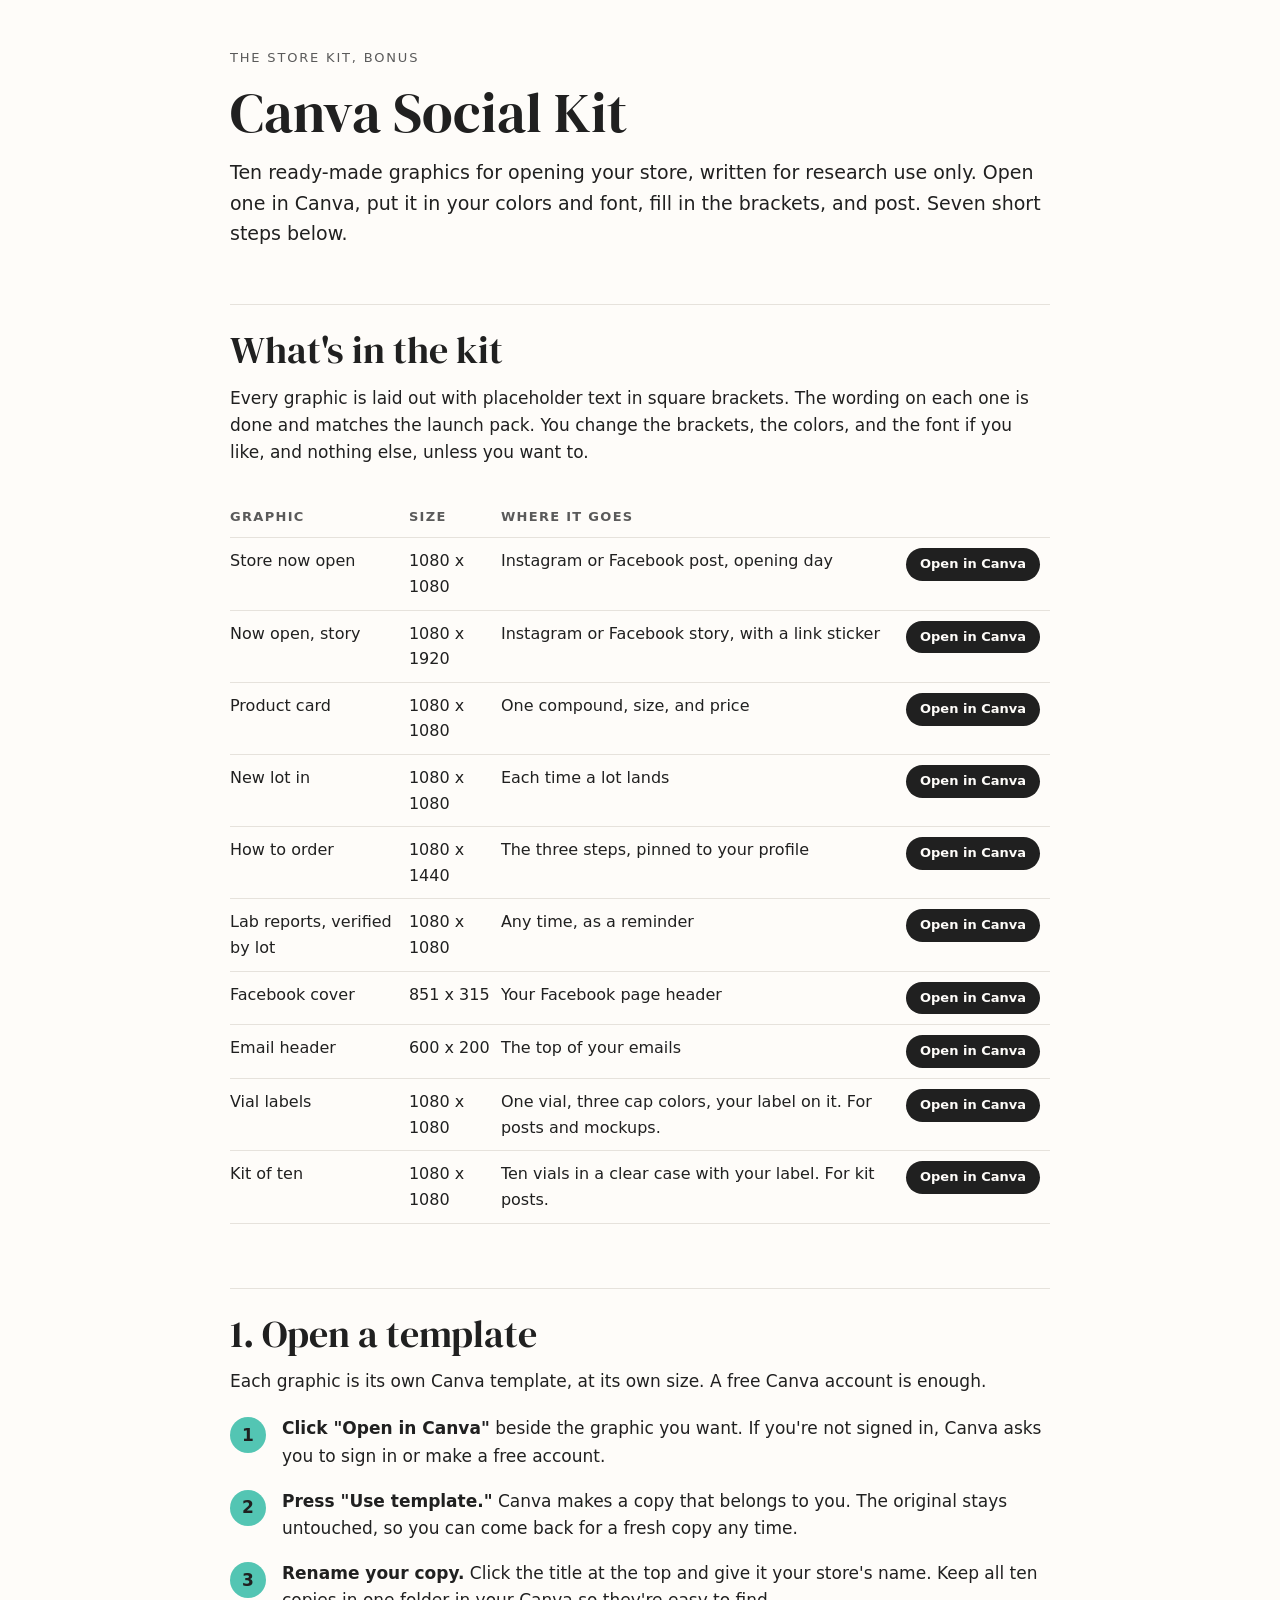
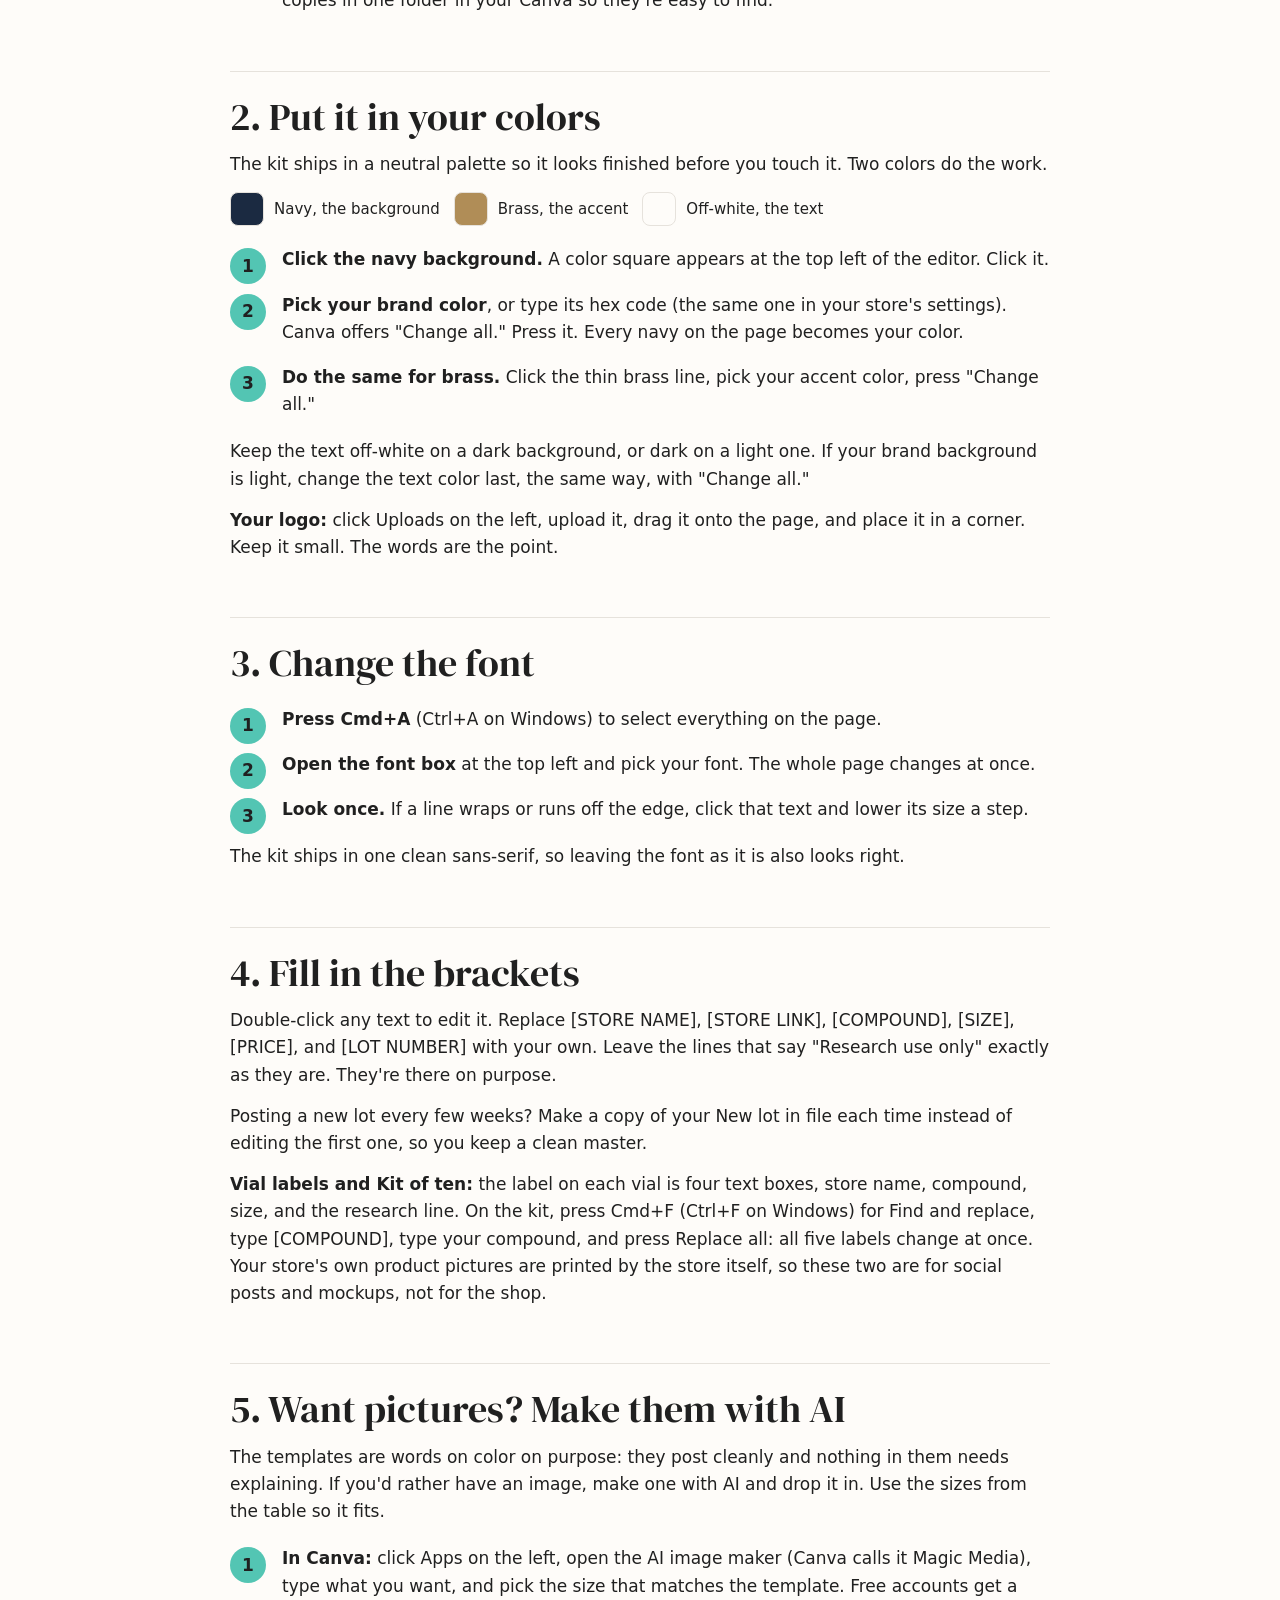
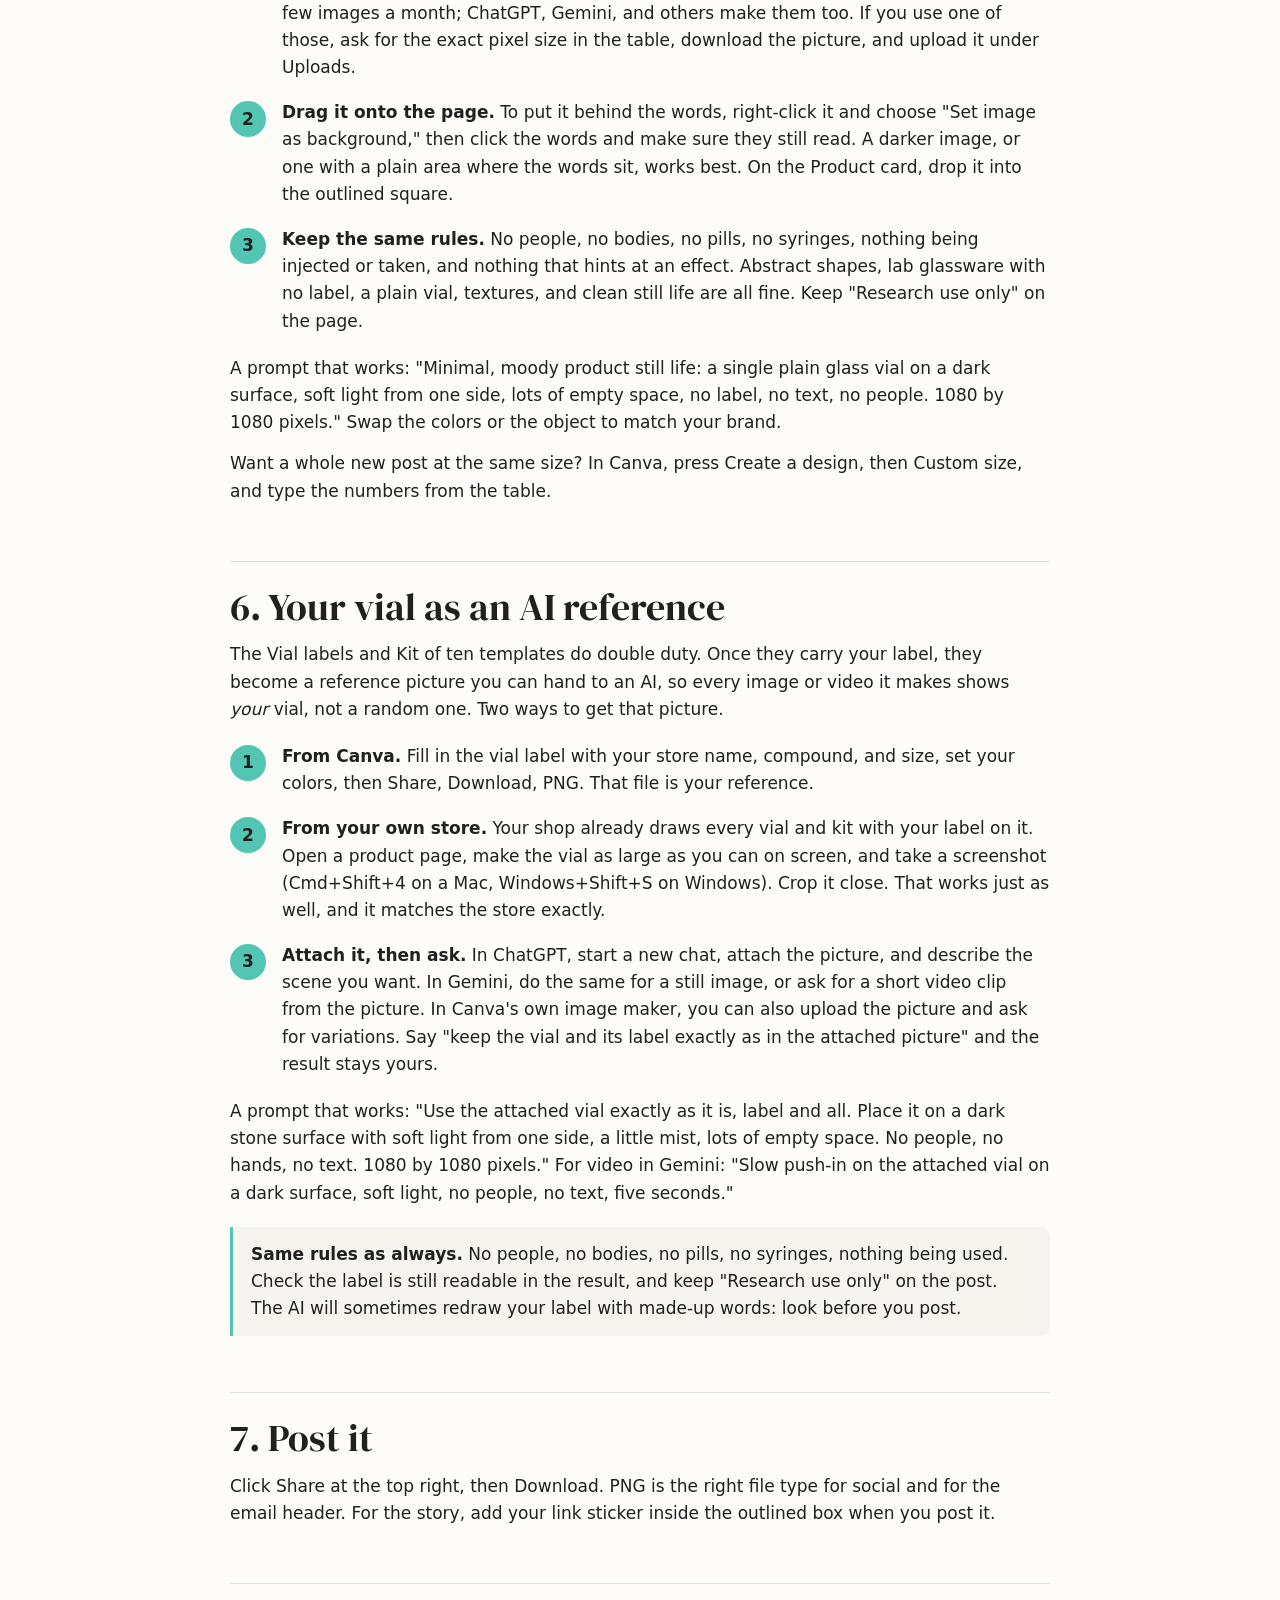
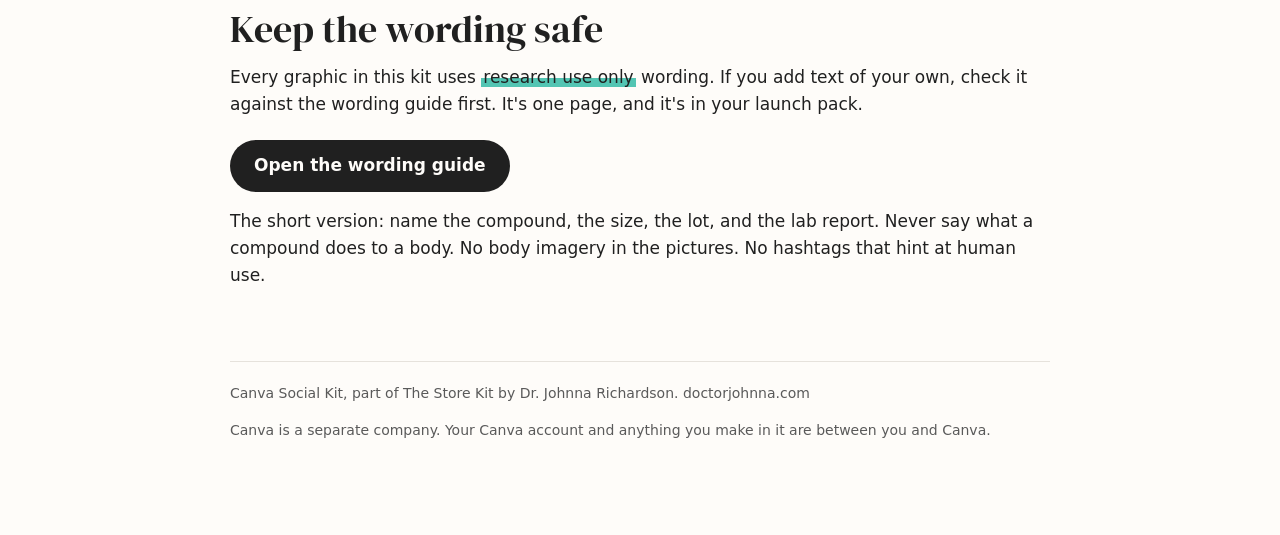
<file: bonus/canva-kit.html>
<!doctype html>
<html lang="en">
<head>
<meta charset="utf-8">
<meta name="viewport" content="width=device-width, initial-scale=1">
<meta name="robots" content="noindex">
<title>Canva Social Kit</title>
<link rel="preconnect" href="https://fonts.googleapis.com">
<link href="https://fonts.googleapis.com/css2?family=DM+Serif+Display&display=swap" rel="stylesheet">
<link href="https://api.fontshare.com/v2/css?f[]=switzer@400,500,600,700&display=swap" rel="stylesheet">
<style>
  /* ---------- Brand: light style ---------- */
  :root {
    --bg: #FEFCF9;
    --ink: #202020;
    --ink-soft: #5a5a5a;
    --teal: #53C5B3;
    --line: #e6e2dc;
    --panel: #f7f4ef;
    --navy: #1B2A41;
    --brass: #B08D57;
  }
  * { box-sizing: border-box; }
  body {
    margin: 0;
    background: var(--bg);
    color: var(--ink);
    font-family: "Switzer", system-ui, -apple-system, "Segoe UI", sans-serif;
    font-size: 17px;
    line-height: 1.6;
    padding: 0 20px 80px;
  }
  h1, h2, h3 { font-family: "DM Serif Display", Georgia, serif; font-weight: 400; line-height: 1.15; margin: 0 0 12px; }
  h1 { font-size: clamp(36px, 6vw, 56px); }
  h2 { font-size: clamp(28px, 4.5vw, 38px); margin-top: 56px; padding-top: 24px; border-top: 1px solid var(--line); }
  h3 { font-size: 22px; }
  p { margin: 0 0 14px; }
  a { color: var(--ink); text-decoration-color: var(--teal); text-decoration-thickness: 2px; }
  .wrap { max-width: 820px; margin: 0 auto; }
  .eyebrow { font-size: 13px; letter-spacing: 0.14em; text-transform: uppercase; color: var(--ink-soft); margin: 48px 0 12px; }
  .lead { font-size: 19px; }
  mark { background: linear-gradient(transparent 55%, var(--teal) 55%); color: inherit; padding: 0 2px; }
  .note { background: var(--panel); border-left: 3px solid var(--teal); padding: 14px 18px; border-radius: 0 10px 10px 0; margin: 20px 0; }
  .button {
    display: inline-block; font-weight: 600; background: var(--ink); color: var(--bg);
    border-radius: 999px; padding: 12px 24px; text-decoration: none; margin: 8px 0 16px;
  }
  .button:hover { background: #000; }

  /* ---------- Design list ---------- */
  table { width: 100%; border-collapse: collapse; margin: 16px 0 8px; font-size: 16px; }
  a.open { display: inline-block; font-size: 13px; font-weight: 600; white-space: nowrap; background: var(--ink); color: var(--bg); border-radius: 999px; padding: 6px 14px; text-decoration: none; }
  a.open:hover { background: #000; }
  th, td { text-align: left; padding: 10px 10px 10px 0; border-bottom: 1px solid var(--line); vertical-align: top; }
  th { font-size: 13px; letter-spacing: 0.1em; text-transform: uppercase; color: var(--ink-soft); font-weight: 600; }
  .tablewrap { overflow-x: auto; }

  /* ---------- Steps ---------- */
  ol.steps { padding-left: 0; list-style: none; counter-reset: step; margin: 20px 0; }
  ol.steps li { position: relative; padding-left: 52px; margin: 0 0 18px; }
  ol.steps li::before {
    counter-increment: step; content: counter(step);
    position: absolute; left: 0; top: 2px; width: 36px; height: 36px; border-radius: 50%;
    background: var(--teal); color: var(--ink); font-weight: 700; display: flex; align-items: center; justify-content: center;
  }

  /* ---------- Color chips ---------- */
  .chips { display: flex; gap: 14px; flex-wrap: wrap; margin: 14px 0 20px; }
  .chip { display: flex; align-items: center; gap: 10px; font-size: 15px; }
  .chip span { width: 34px; height: 34px; border-radius: 8px; border: 1px solid var(--line); display: inline-block; }

  footer { margin-top: 72px; padding-top: 20px; border-top: 1px solid var(--line); font-size: 14px; color: var(--ink-soft); }
</style>
</head>
<body>
<div class="wrap">

  <p class="eyebrow">The Store Kit, bonus</p>
  <h1>Canva Social Kit</h1>
  <p class="lead">Ten ready-made graphics for opening your store, written for research use only. Open one in Canva, put it in your colors and font, fill in the brackets, and post. Seven short steps below.</p>

  <!-- ===================== WHAT IT IS ===================== -->
  <h2 id="what">What's in the kit</h2>
  <p>Every graphic is laid out with placeholder text in square brackets. The wording on each one is done and matches the launch pack. You change the brackets, the colors, and the font if you like, and nothing else, unless you want to.</p>

  <div class="tablewrap">
  <table>
    <tr><th>Graphic</th><th>Size</th><th>Where it goes</th><th></th></tr>
    <tr><td>Store now open</td><td>1080 x 1080</td><td>Instagram or Facebook post, opening day</td><td><a class="open" href="https://canva.link/fbenu4doyptyyid" target="_blank" rel="noopener">Open in Canva</a></td></tr>
    <tr><td>Now open, story</td><td>1080 x 1920</td><td>Instagram or Facebook story, with a link sticker</td><td><a class="open" href="https://canva.link/hy8s5eypr8brt1d" target="_blank" rel="noopener">Open in Canva</a></td></tr>
    <tr><td>Product card</td><td>1080 x 1080</td><td>One compound, size, and price</td><td><a class="open" href="https://canva.link/8059zsfbxu8k84u" target="_blank" rel="noopener">Open in Canva</a></td></tr>
    <tr><td>New lot in</td><td>1080 x 1080</td><td>Each time a lot lands</td><td><a class="open" href="https://canva.link/puegvwm15r075ap" target="_blank" rel="noopener">Open in Canva</a></td></tr>
    <tr><td>How to order</td><td>1080 x 1440</td><td>The three steps, pinned to your profile</td><td><a class="open" href="https://canva.link/16p0xpsx275p2gm" target="_blank" rel="noopener">Open in Canva</a></td></tr>
    <tr><td>Lab reports, verified by lot</td><td>1080 x 1080</td><td>Any time, as a reminder</td><td><a class="open" href="https://canva.link/4t7eaxuqlq5pp0y" target="_blank" rel="noopener">Open in Canva</a></td></tr>
    <tr><td>Facebook cover</td><td>851 x 315</td><td>Your Facebook page header</td><td><a class="open" href="https://canva.link/3vhdvwx1hxk6zox" target="_blank" rel="noopener">Open in Canva</a></td></tr>
    <tr><td>Email header</td><td>600 x 200</td><td>The top of your emails</td><td><a class="open" href="https://canva.link/3w440hyo3x1iy63" target="_blank" rel="noopener">Open in Canva</a></td></tr>
    <tr><td>Vial labels</td><td>1080 x 1080</td><td>One vial, three cap colors, your label on it. For posts and mockups.</td><td><a class="open" href="https://canva.link/uqwmj3nc97r7hbq" target="_blank" rel="noopener">Open in Canva</a></td></tr>
    <tr><td>Kit of ten</td><td>1080 x 1080</td><td>Ten vials in a clear case with your label. For kit posts.</td><td><a class="open" href="https://canva.link/vtwbqrqfzkxqfax" target="_blank" rel="noopener">Open in Canva</a></td></tr>
  </table>
  </div>

  <!-- ===================== OPEN THE KIT ===================== -->
  <h2 id="open">1. Open a template</h2>
  <p>Each graphic is its own Canva template, at its own size. A free Canva account is enough.</p>
  <ol class="steps">
    <li><strong>Click "Open in Canva"</strong> beside the graphic you want. If you're not signed in, Canva asks you to sign in or make a free account.</li>
    <li><strong>Press "Use template."</strong> Canva makes a copy that belongs to you. The original stays untouched, so you can come back for a fresh copy any time.</li>
    <li><strong>Rename your copy.</strong> Click the title at the top and give it your store's name. Keep all ten copies in one folder in your Canva so they're easy to find.</li>
  </ol>

  <!-- ===================== RECOLOR ===================== -->
  <h2 id="recolor">2. Put it in your colors</h2>
  <p>The kit ships in a neutral palette so it looks finished before you touch it. Two colors do the work.</p>
  <div class="chips">
    <div class="chip"><span style="background:#1B2A41"></span>Navy, the background</div>
    <div class="chip"><span style="background:#B08D57"></span>Brass, the accent</div>
    <div class="chip"><span style="background:#FEFCF9"></span>Off-white, the text</div>
  </div>
  <ol class="steps">
    <li><strong>Click the navy background.</strong> A color square appears at the top left of the editor. Click it.</li>
    <li><strong>Pick your brand color</strong>, or type its hex code (the same one in your store's settings). Canva offers "Change all." Press it. Every navy on the page becomes your color.</li>
    <li><strong>Do the same for brass.</strong> Click the thin brass line, pick your accent color, press "Change all."</li>
  </ol>
  <p>Keep the text off-white on a dark background, or dark on a light one. If your brand background is light, change the text color last, the same way, with "Change all."</p>
  <p><strong>Your logo:</strong> click Uploads on the left, upload it, drag it onto the page, and place it in a corner. Keep it small. The words are the point.</p>

  <!-- ===================== FONTS ===================== -->
  <h2 id="fonts">3. Change the font</h2>
  <ol class="steps">
    <li><strong>Press Cmd+A</strong> (Ctrl+A on Windows) to select everything on the page.</li>
    <li><strong>Open the font box</strong> at the top left and pick your font. The whole page changes at once.</li>
    <li><strong>Look once.</strong> If a line wraps or runs off the edge, click that text and lower its size a step.</li>
  </ol>
  <p>The kit ships in one clean sans-serif, so leaving the font as it is also looks right.</p>

  <!-- ===================== FILL IN ===================== -->
  <h2 id="fill">4. Fill in the brackets</h2>
  <p>Double-click any text to edit it. Replace [STORE NAME], [STORE LINK], [COMPOUND], [SIZE], [PRICE], and [LOT NUMBER] with your own. Leave the lines that say "Research use only" exactly as they are. They're there on purpose.</p>
  <p>Posting a new lot every few weeks? Make a copy of your New lot in file each time instead of editing the first one, so you keep a clean master.</p>
  <p><strong>Vial labels and Kit of ten:</strong> the label on each vial is four text boxes, store name, compound, size, and the research line. On the kit, press Cmd+F (Ctrl+F on Windows) for Find and replace, type [COMPOUND], type your compound, and press Replace all: all five labels change at once. Your store's own product pictures are printed by the store itself, so these two are for social posts and mockups, not for the shop.</p>

  <!-- ===================== AI IMAGES ===================== -->
  <h2 id="ai">5. Want pictures? Make them with AI</h2>
  <p>The templates are words on color on purpose: they post cleanly and nothing in them needs explaining. If you'd rather have an image, make one with AI and drop it in. Use the sizes from the table so it fits.</p>
  <ol class="steps">
    <li><strong>In Canva:</strong> click Apps on the left, open the AI image maker (Canva calls it Magic Media), type what you want, and pick the size that matches the template. Free accounts get a few images a month; ChatGPT, Gemini, and others make them too. If you use one of those, ask for the exact pixel size in the table, download the picture, and upload it under Uploads.</li>
    <li><strong>Drag it onto the page.</strong> To put it behind the words, right-click it and choose "Set image as background," then click the words and make sure they still read. A darker image, or one with a plain area where the words sit, works best. On the Product card, drop it into the outlined square.</li>
    <li><strong>Keep the same rules.</strong> No people, no bodies, no pills, no syringes, nothing being injected or taken, and nothing that hints at an effect. Abstract shapes, lab glassware with no label, a plain vial, textures, and clean still life are all fine. Keep "Research use only" on the page.</li>
  </ol>
  <p>A prompt that works: "Minimal, moody product still life: a single plain glass vial on a dark surface, soft light from one side, lots of empty space, no label, no text, no people. 1080 by 1080 pixels." Swap the colors or the object to match your brand.</p>
  <p>Want a whole new post at the same size? In Canva, press Create a design, then Custom size, and type the numbers from the table.</p>

  <!-- ===================== VIALS AS AI REFERENCE ===================== -->
  <h2 id="vials">6. Your vial as an AI reference</h2>
  <p>The Vial labels and Kit of ten templates do double duty. Once they carry your label, they become a reference picture you can hand to an AI, so every image or video it makes shows <em>your</em> vial, not a random one. Two ways to get that picture.</p>
  <ol class="steps">
    <li><strong>From Canva.</strong> Fill in the vial label with your store name, compound, and size, set your colors, then Share, Download, PNG. That file is your reference.</li>
    <li><strong>From your own store.</strong> Your shop already draws every vial and kit with your label on it. Open a product page, make the vial as large as you can on screen, and take a screenshot (Cmd+Shift+4 on a Mac, Windows+Shift+S on Windows). Crop it close. That works just as well, and it matches the store exactly.</li>
    <li><strong>Attach it, then ask.</strong> In ChatGPT, start a new chat, attach the picture, and describe the scene you want. In Gemini, do the same for a still image, or ask for a short video clip from the picture. In Canva's own image maker, you can also upload the picture and ask for variations. Say "keep the vial and its label exactly as in the attached picture" and the result stays yours.</li>
  </ol>
  <p>A prompt that works: "Use the attached vial exactly as it is, label and all. Place it on a dark stone surface with soft light from one side, a little mist, lots of empty space. No people, no hands, no text. 1080 by 1080 pixels." For video in Gemini: "Slow push-in on the attached vial on a dark surface, soft light, no people, no text, five seconds."</p>
  <div class="note">
    <p style="margin:0"><strong>Same rules as always.</strong> No people, no bodies, no pills, no syringes, nothing being used. Check the label is still readable in the result, and keep "Research use only" on the post. The AI will sometimes redraw your label with made-up words: look before you post.</p>
  </div>

  <!-- ===================== POST ===================== -->
  <h2 id="post">7. Post it</h2>
  <p>Click Share at the top right, then Download. PNG is the right file type for social and for the email header. For the story, add your link sticker inside the outlined box when you post it.</p>

  <!-- ===================== WORDING ===================== -->
  <h2 id="wording">Keep the wording safe</h2>
  <p>Every graphic in this kit uses <mark>research use only</mark> wording. If you add text of your own, check it against the wording guide first. It's one page, and it's in your launch pack.</p>
  <a class="button" href="launch-pack.html#wording">Open the wording guide</a>
  <p>The short version: name the compound, the size, the lot, and the lab report. Never say what a compound does to a body. No body imagery in the pictures. No hashtags that hint at human use.</p>

  <footer>
    <p>Canva Social Kit, part of The Store Kit by Dr. Johnna Richardson. doctorjohnna.com</p>
    <p>Canva is a separate company. Your Canva account and anything you make in it are between you and Canva.</p>
  </footer>

</div>
</body>
</html>
</file>
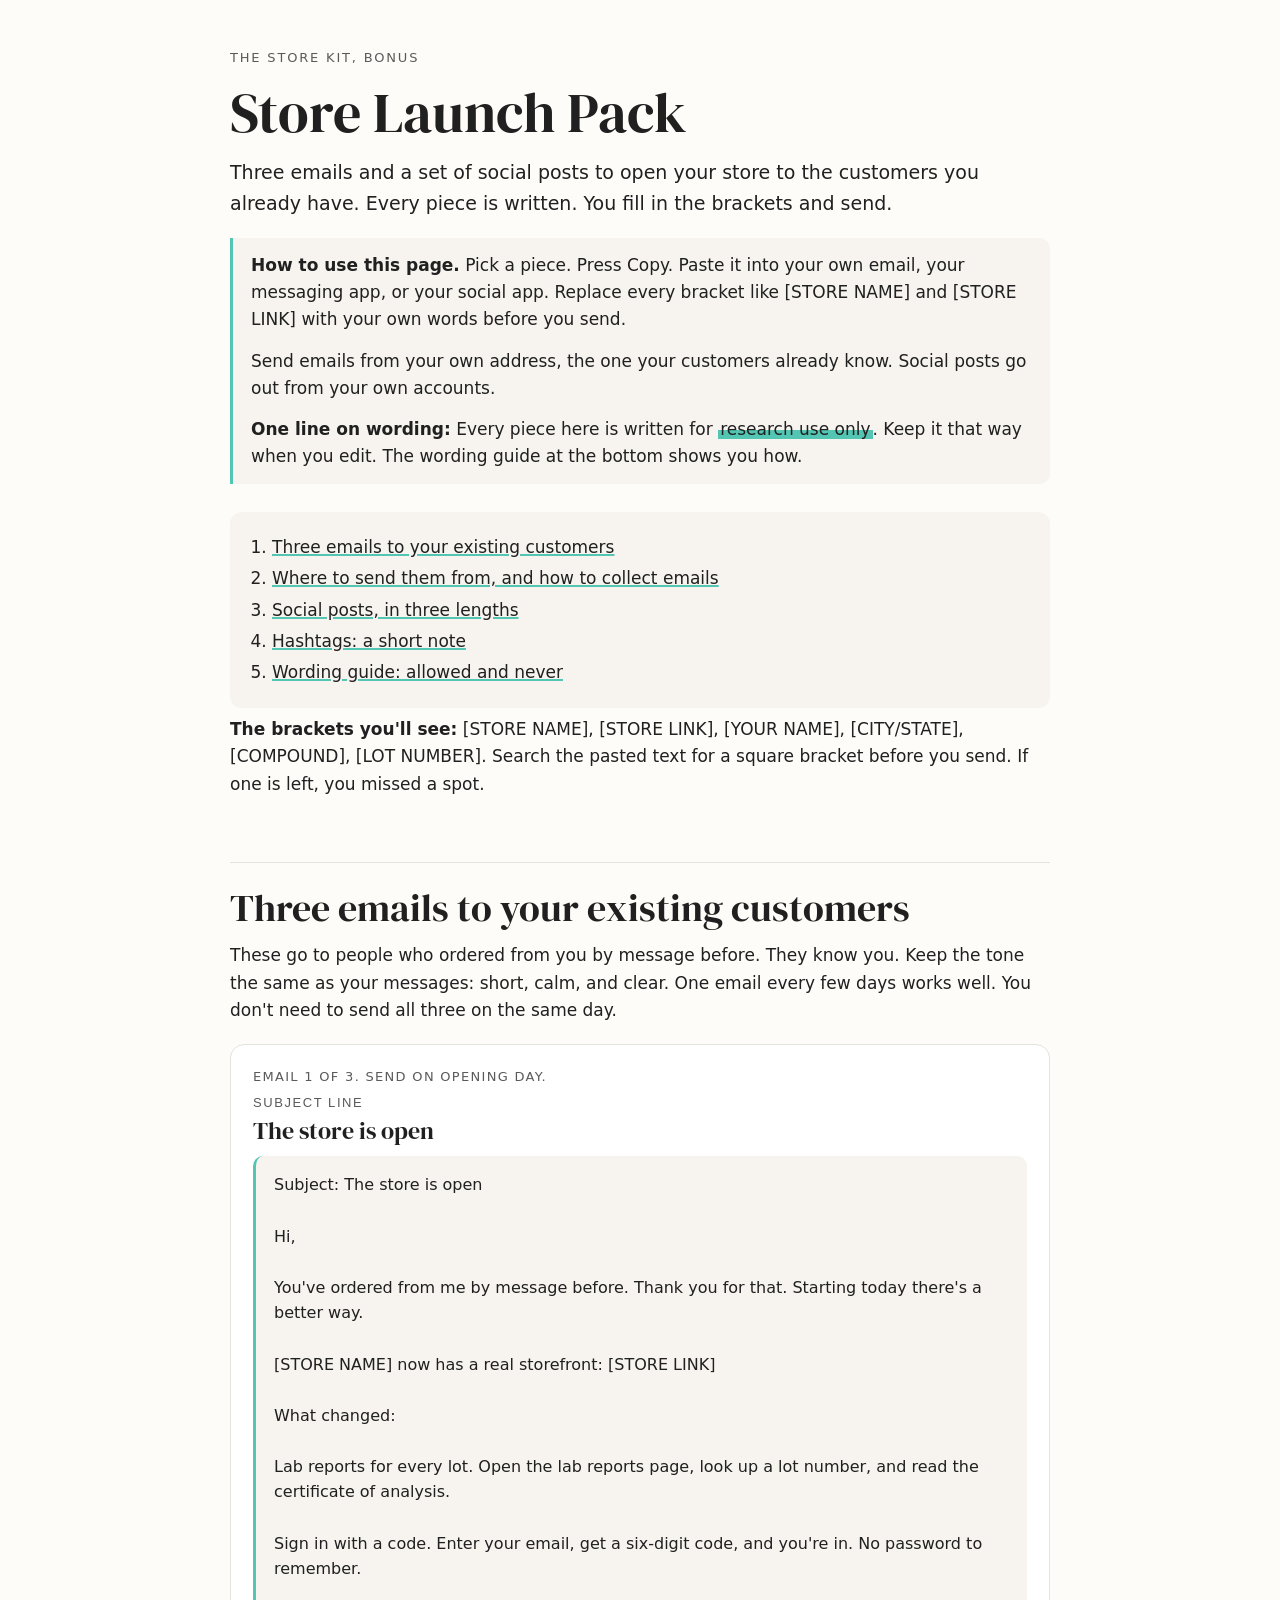
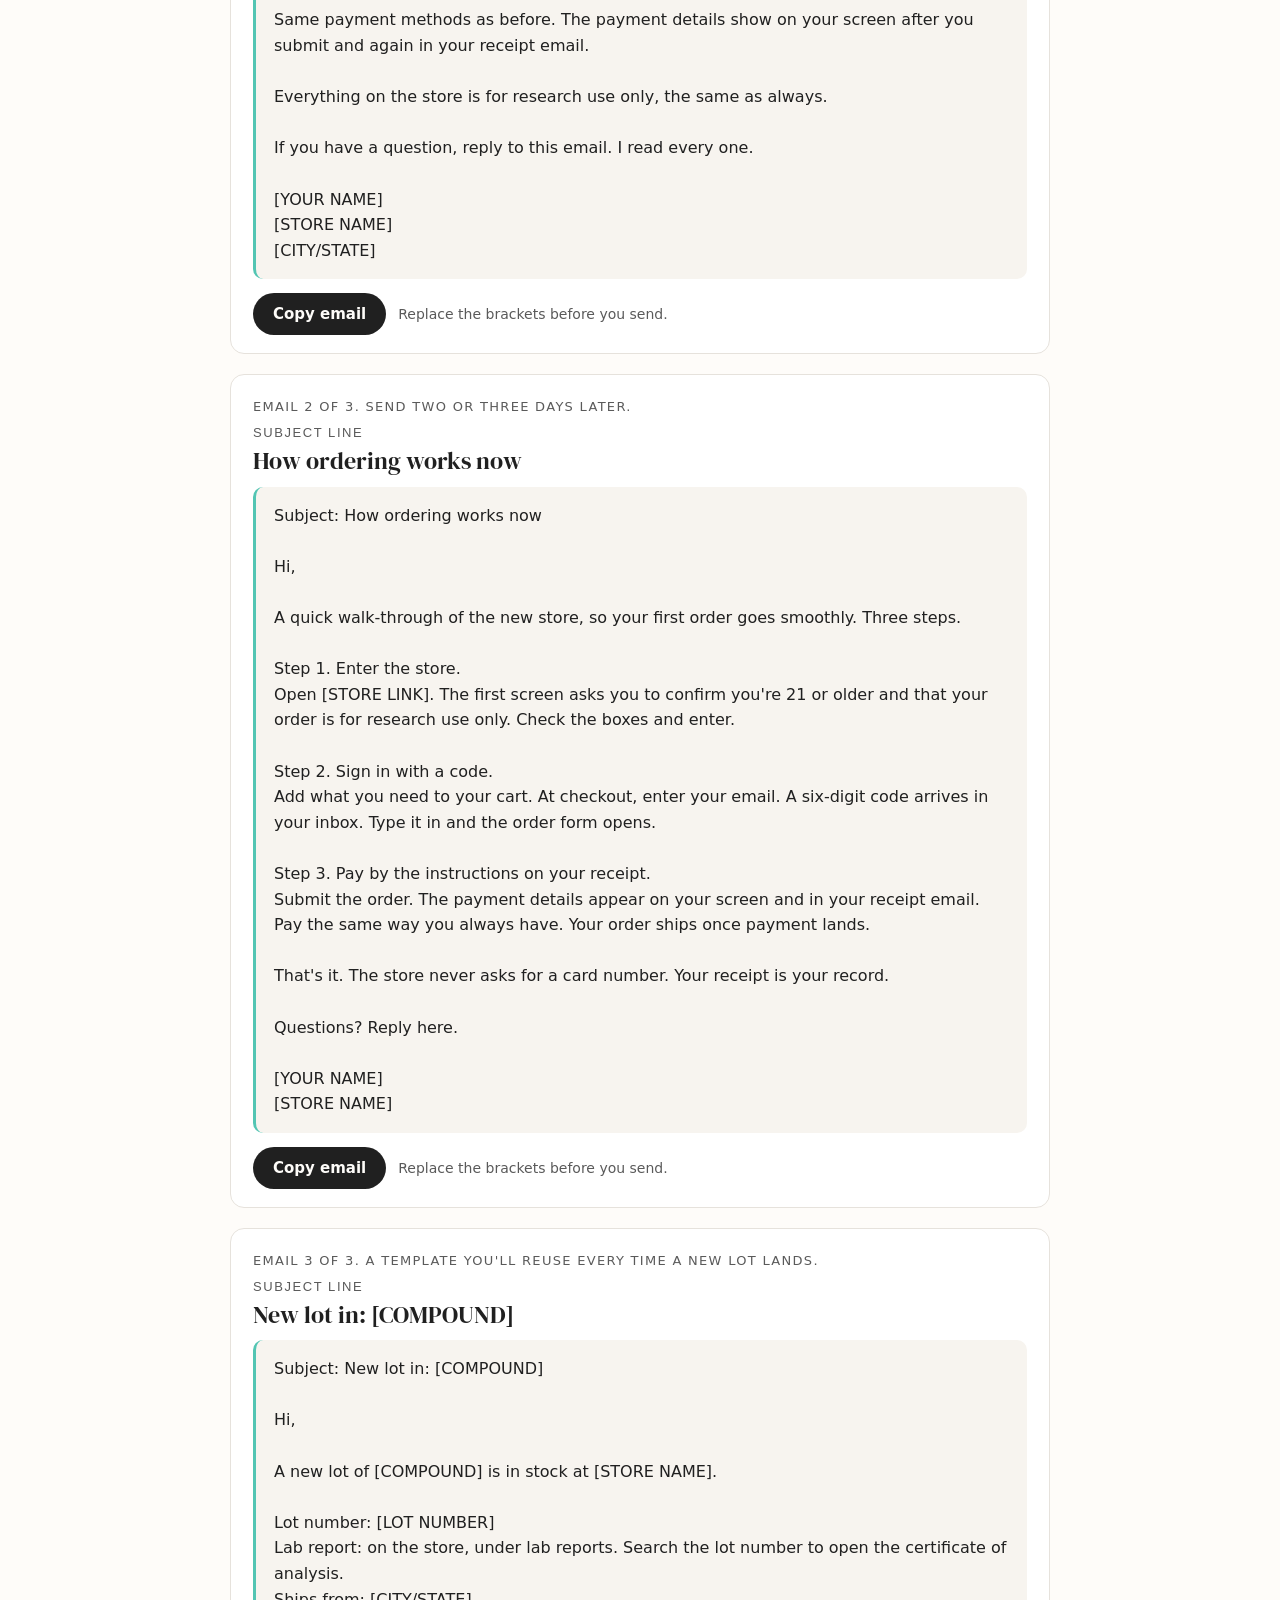
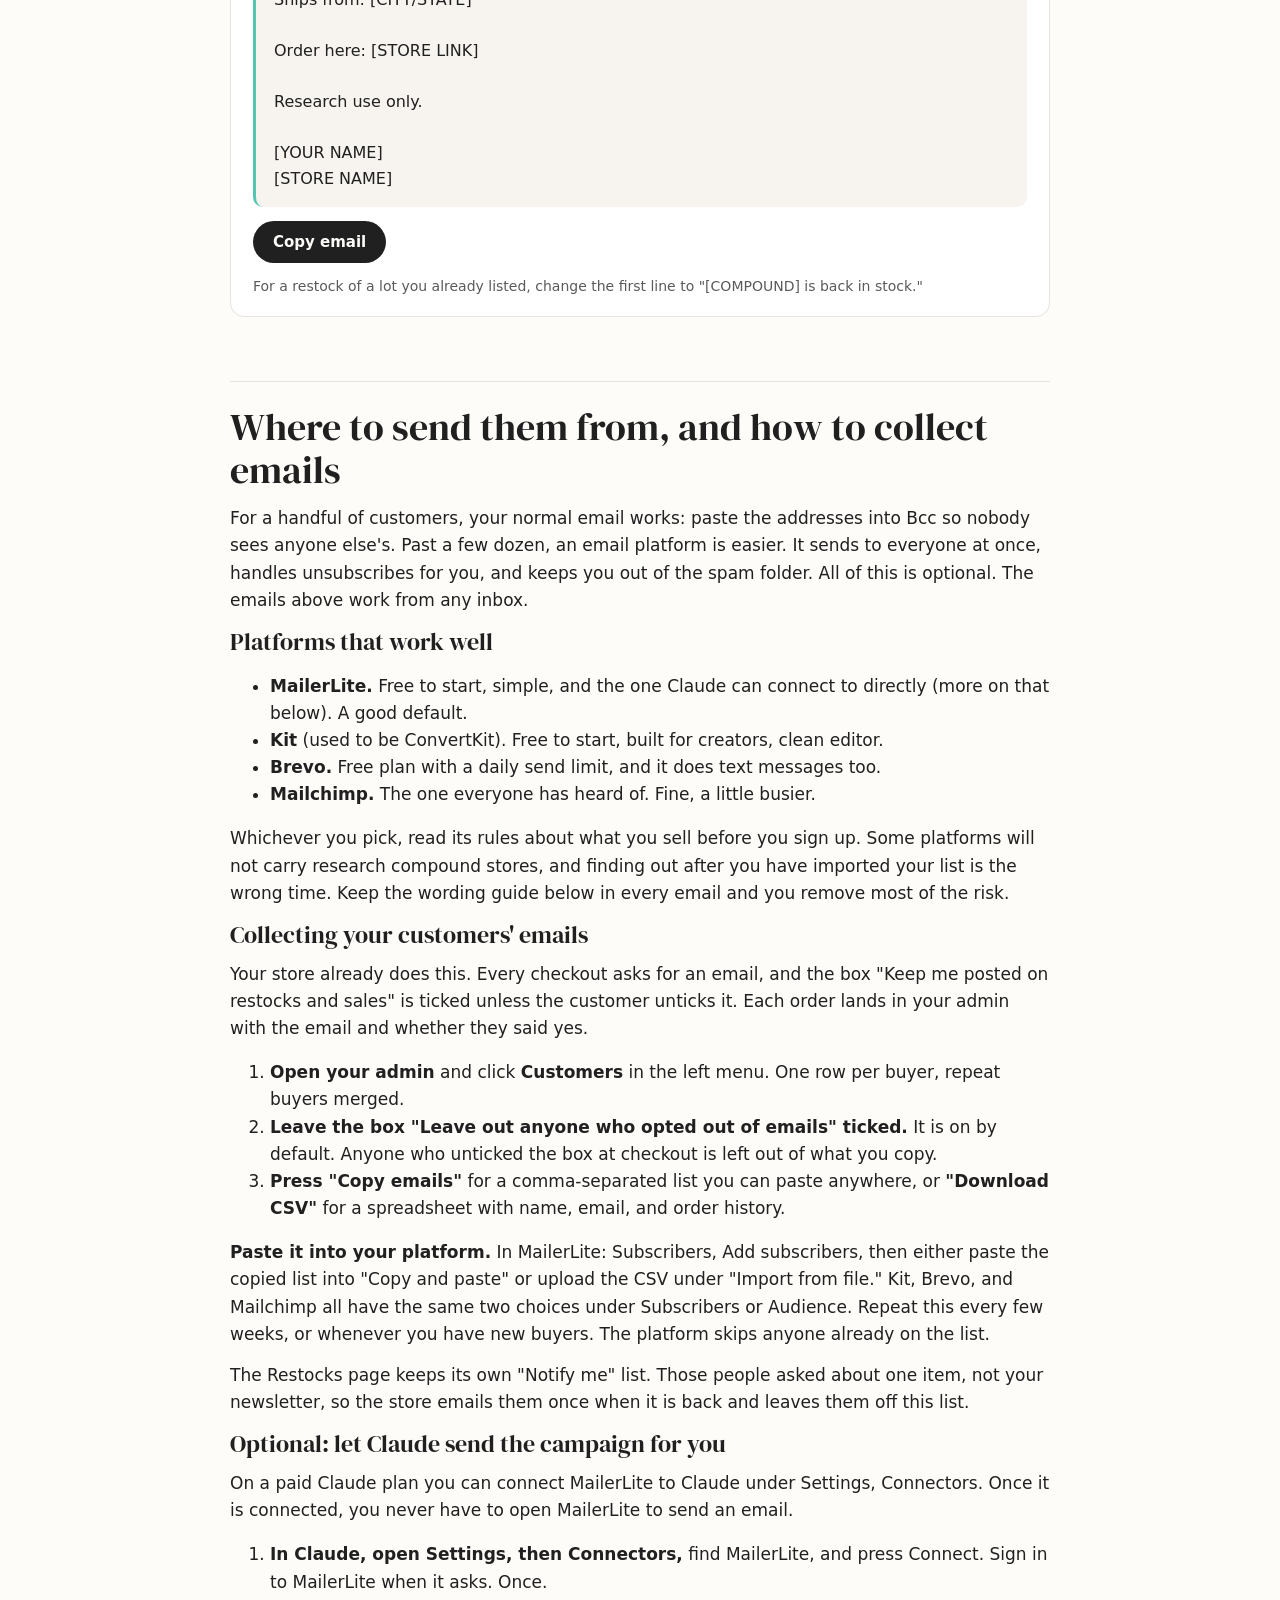
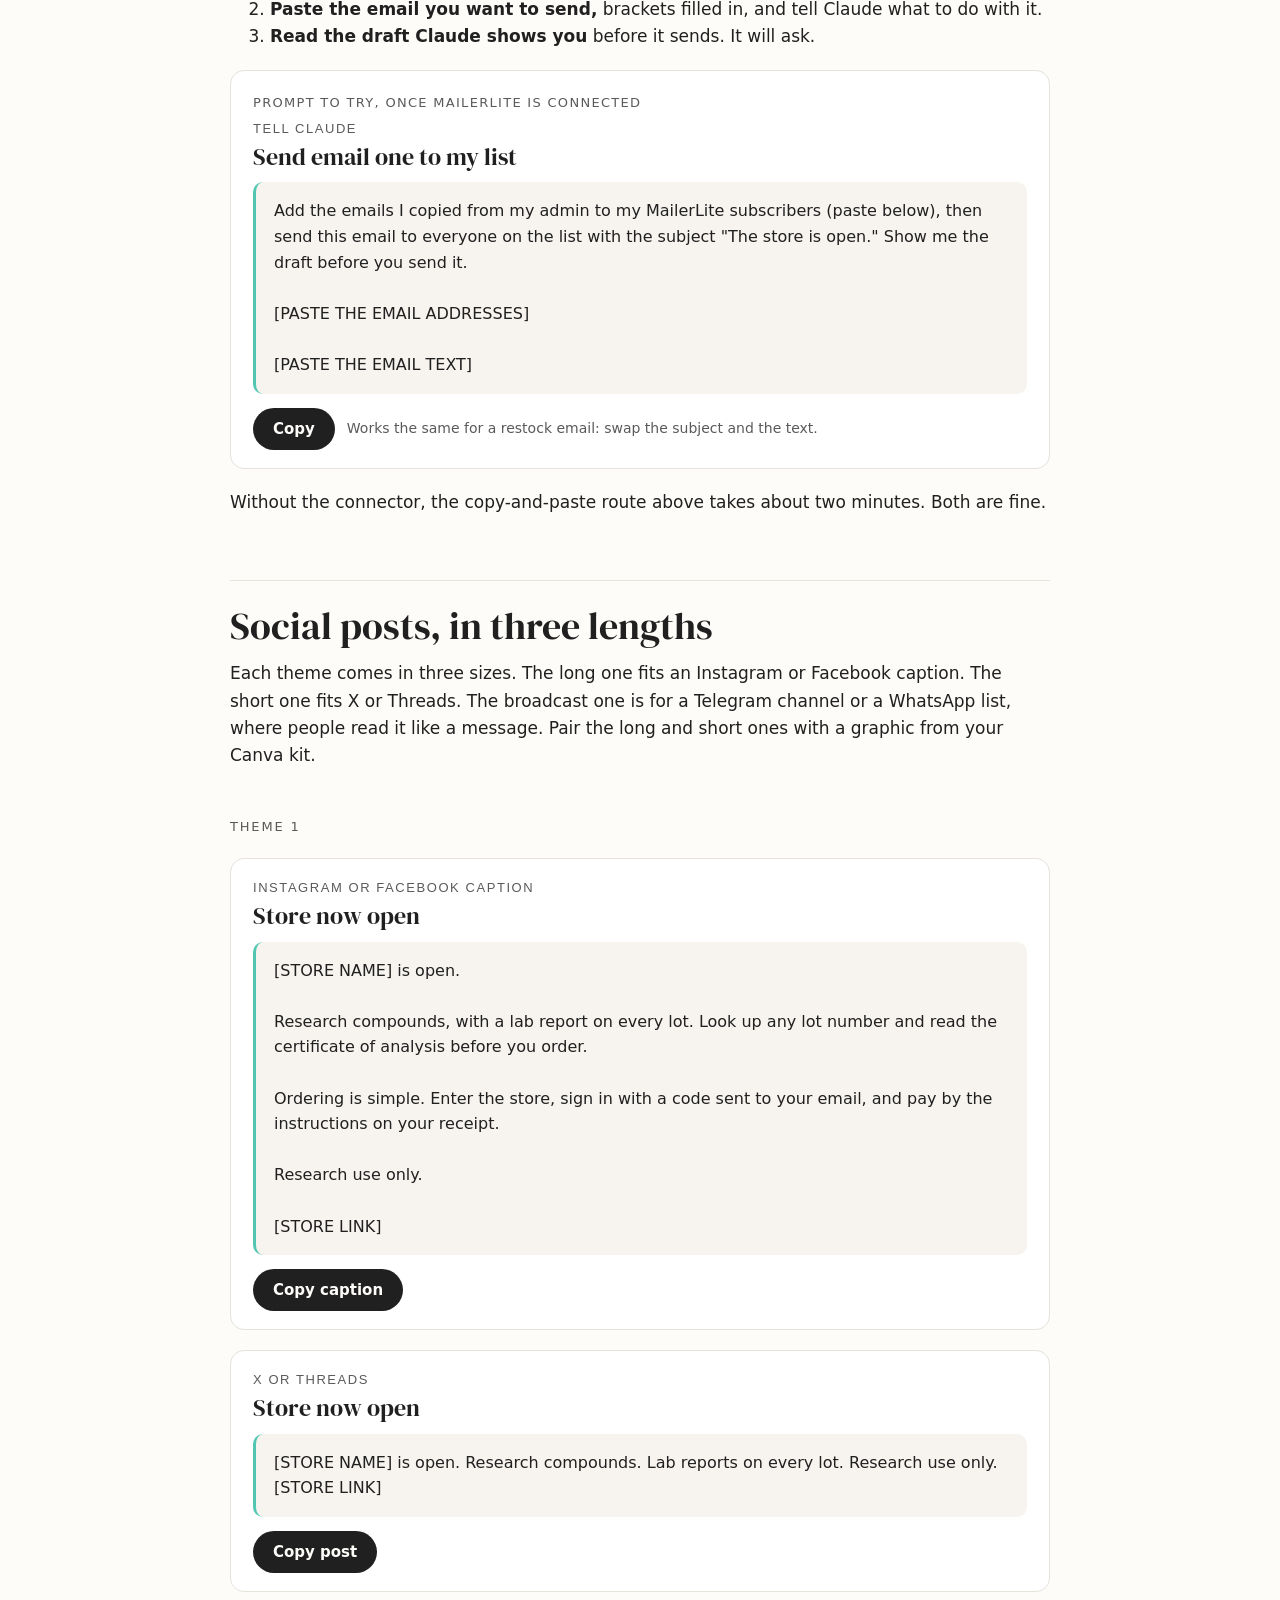
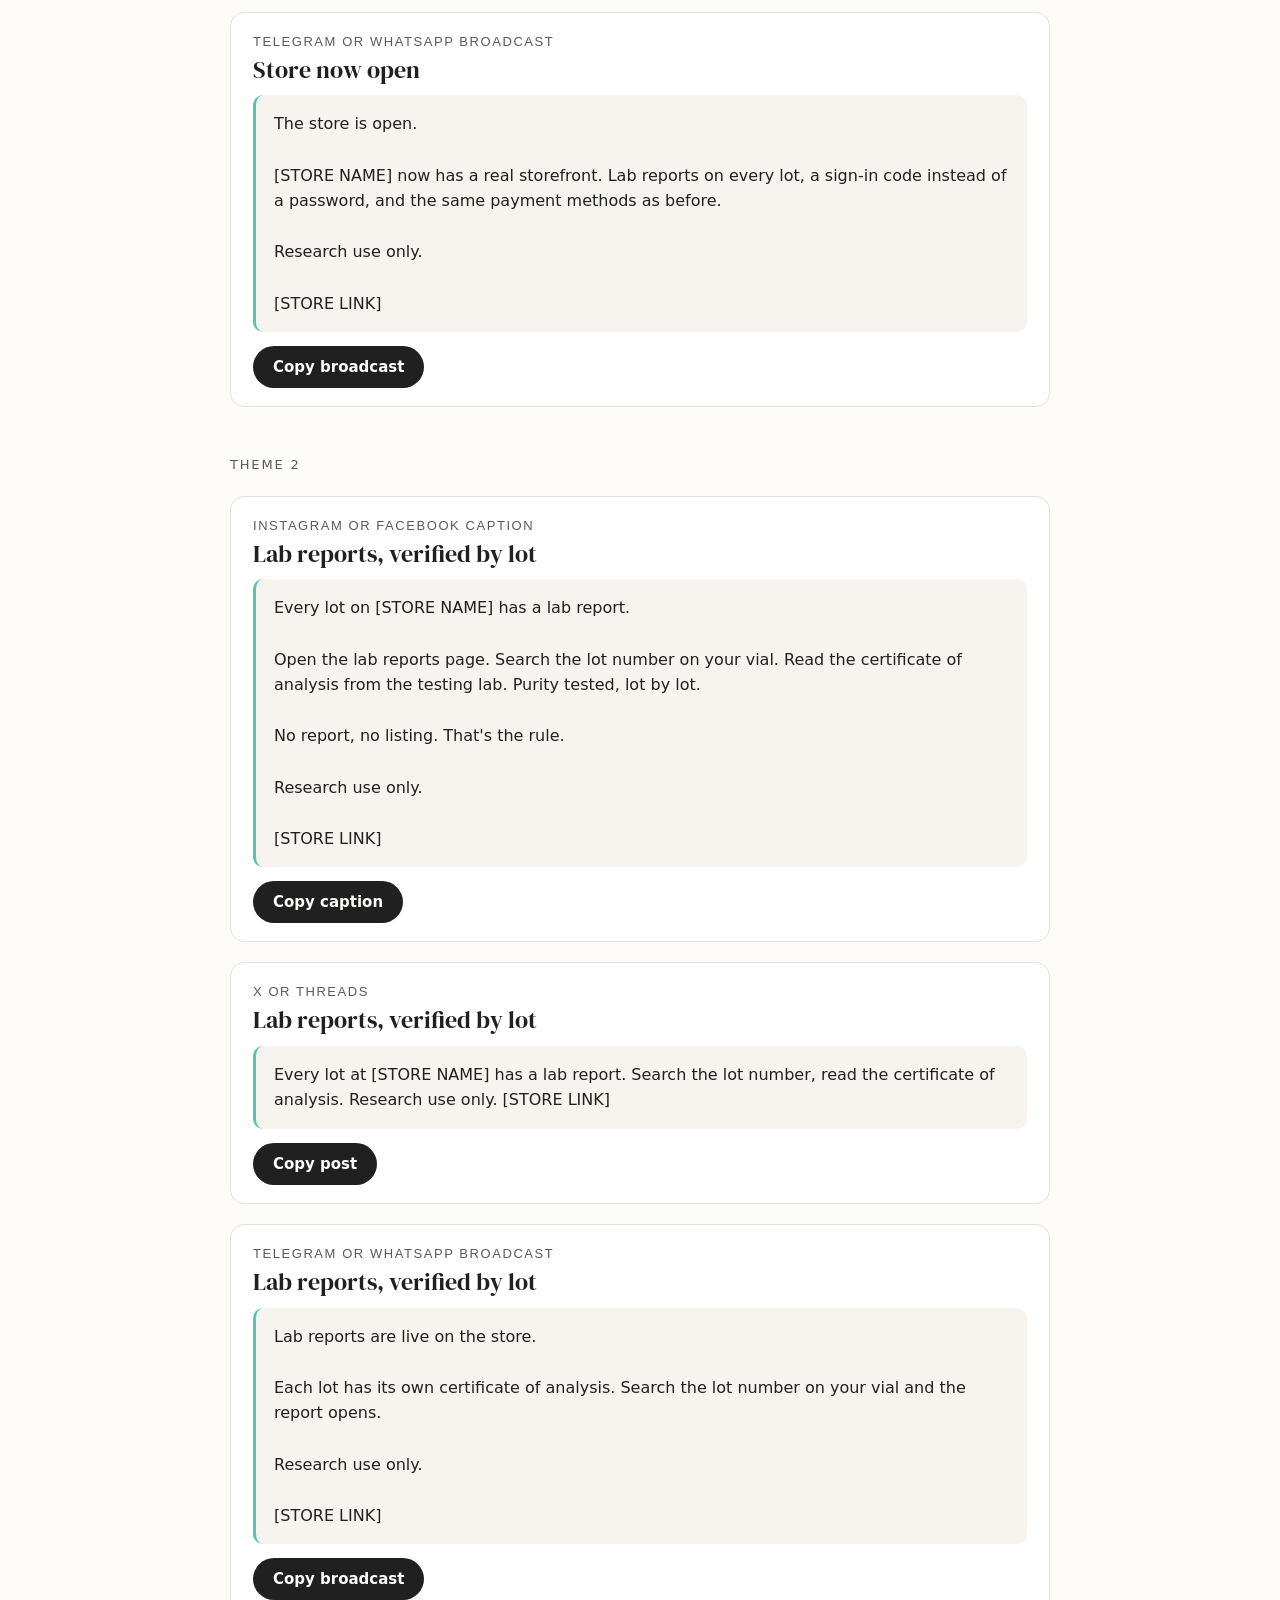
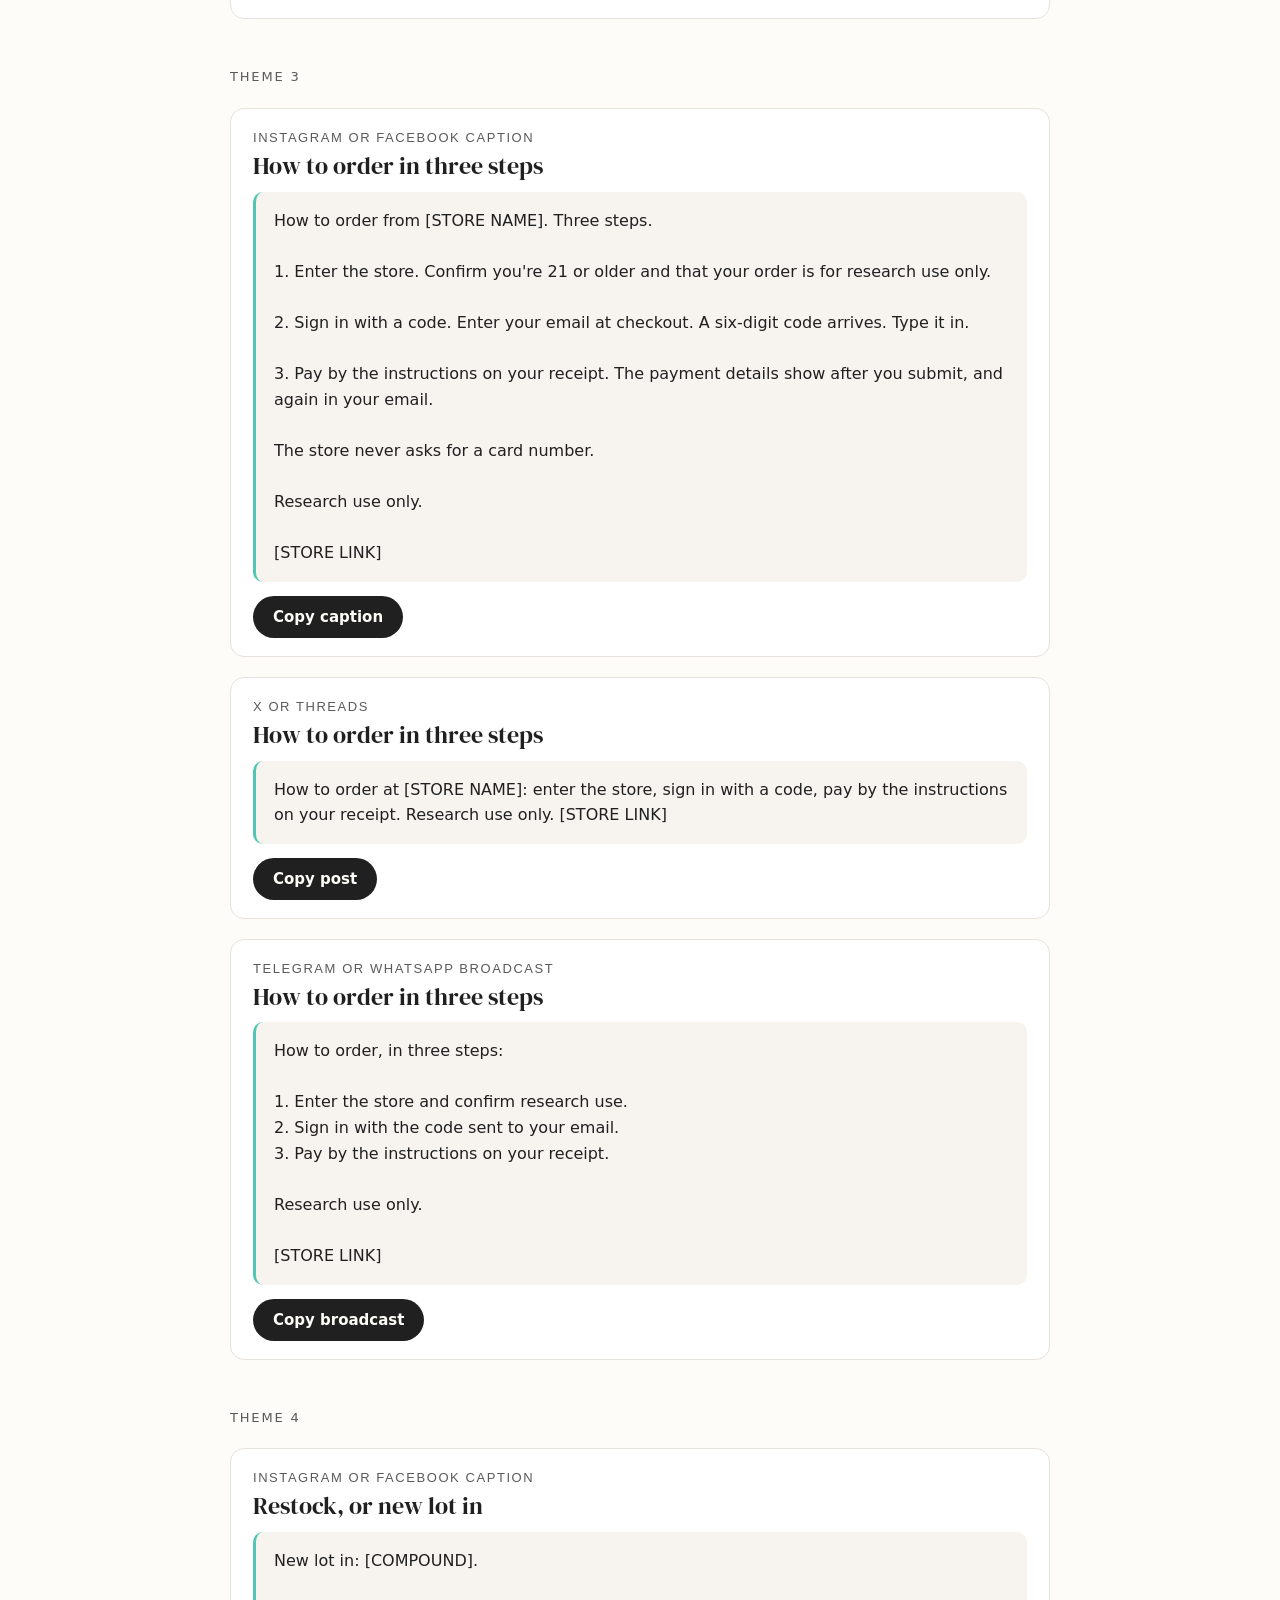
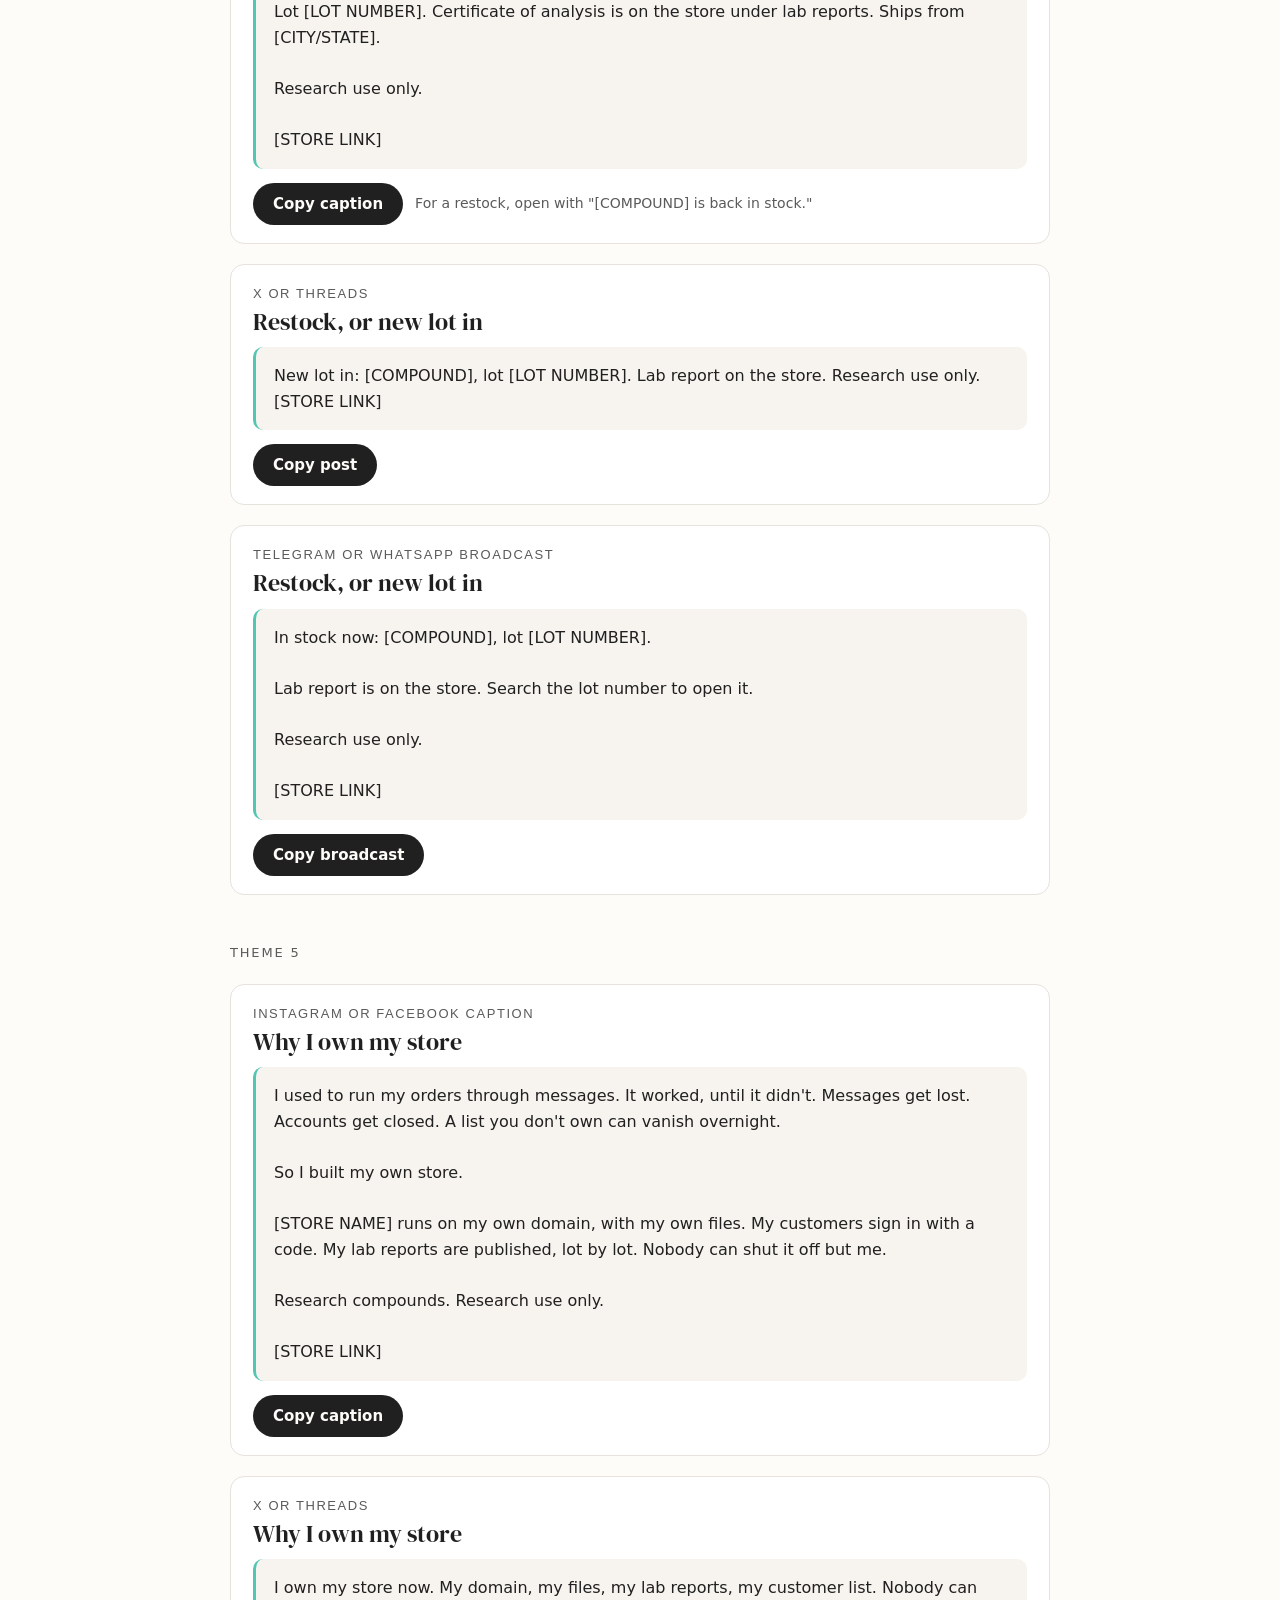
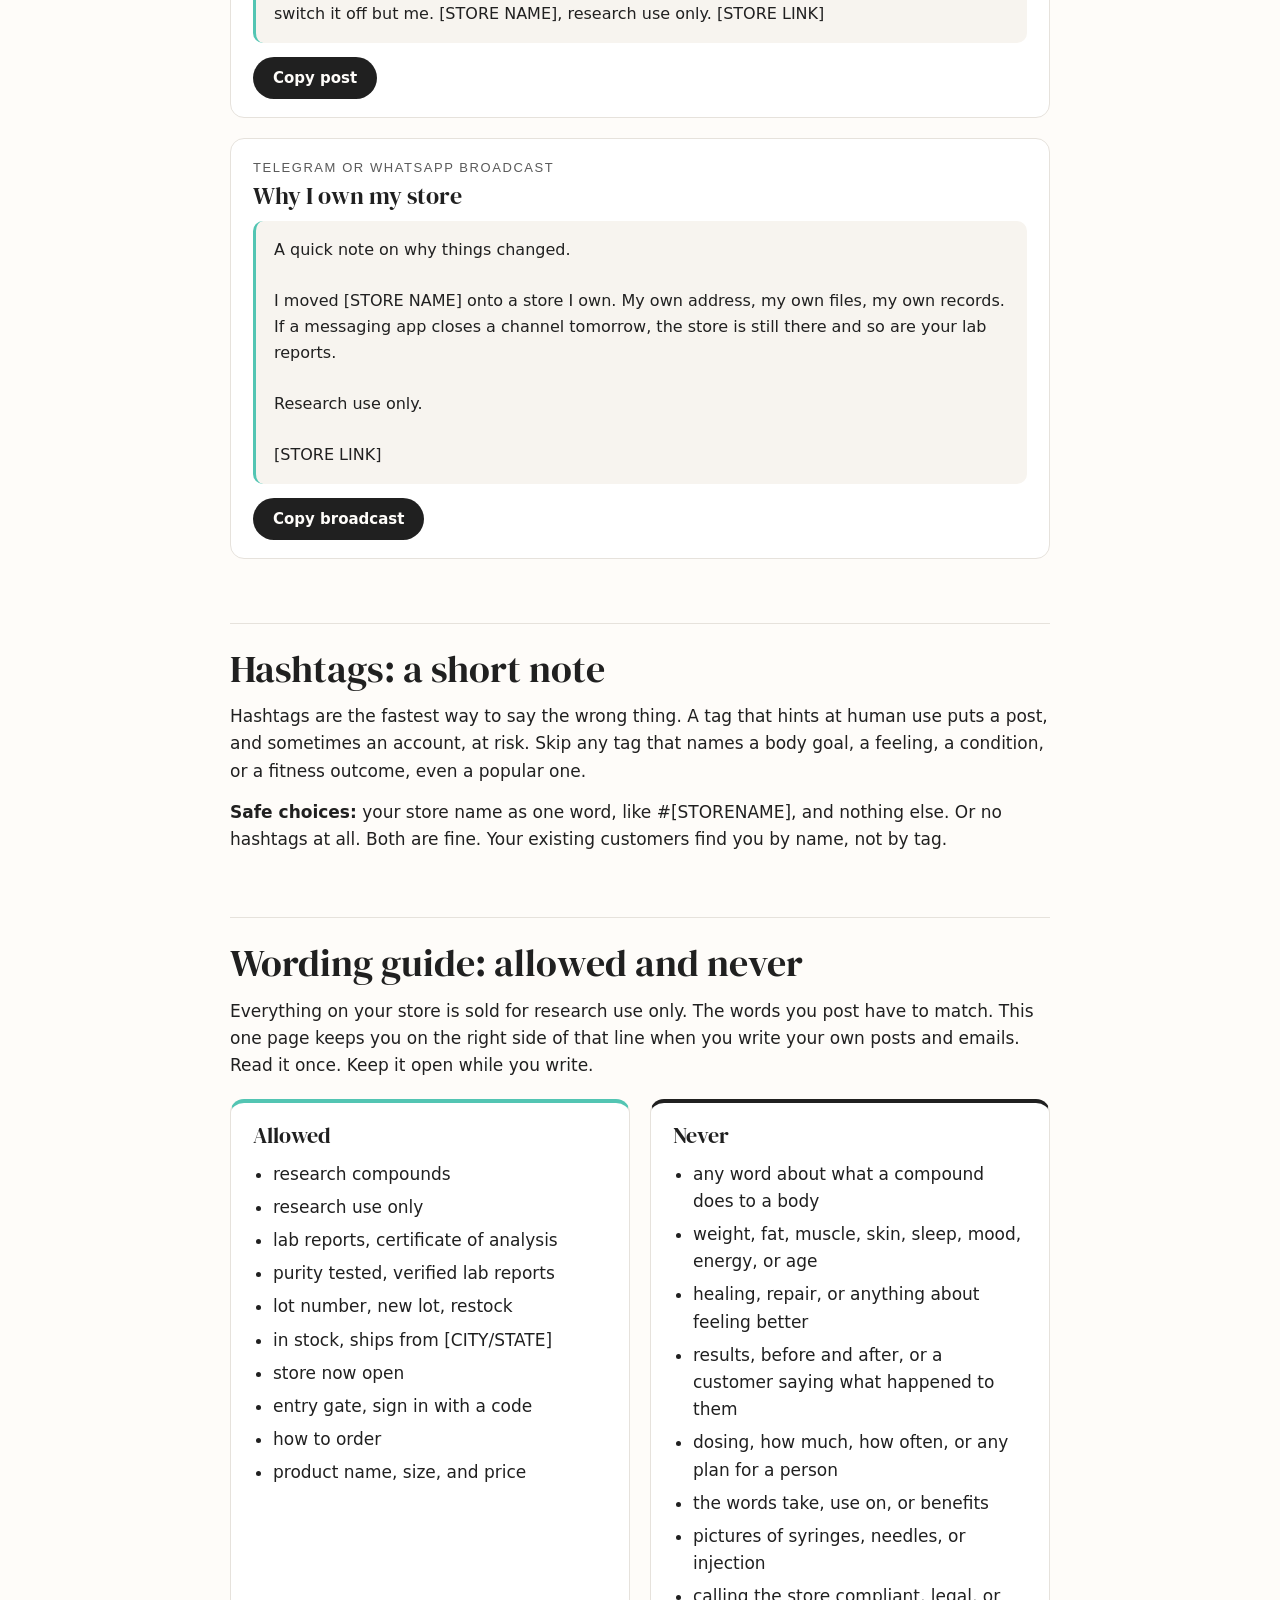
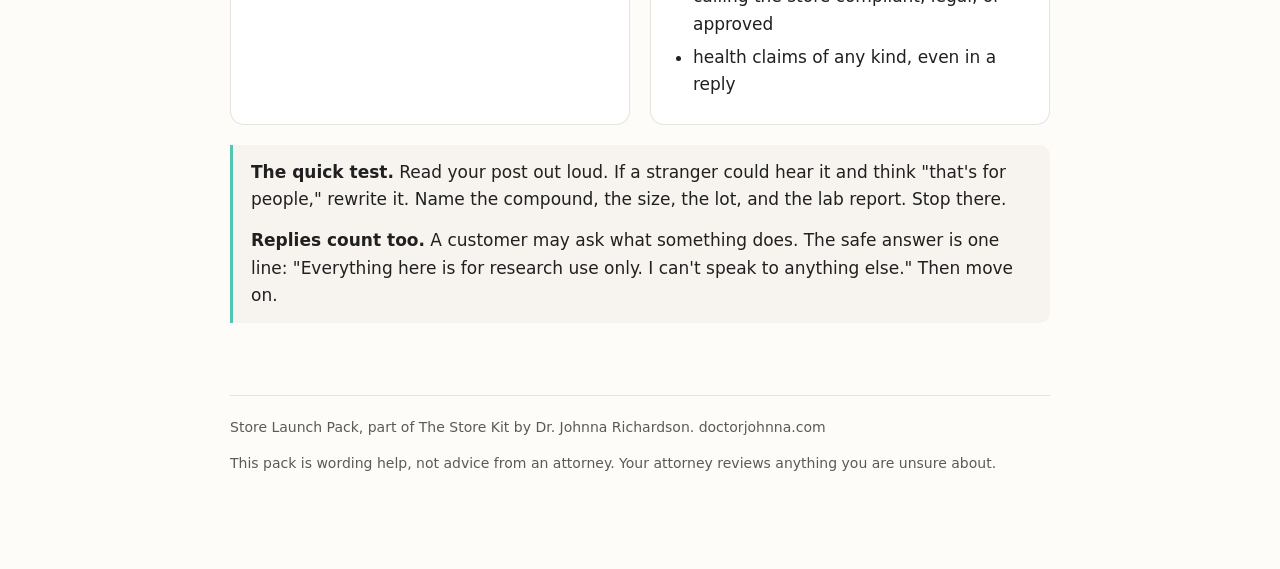
<file: bonus/launch-pack.html>
<!doctype html>
<html lang="en">
<head>
<meta charset="utf-8">
<meta name="viewport" content="width=device-width, initial-scale=1">
<meta name="robots" content="noindex">
<title>Store Launch Pack</title>
<link rel="preconnect" href="https://fonts.googleapis.com">
<link href="https://fonts.googleapis.com/css2?family=DM+Serif+Display&display=swap" rel="stylesheet">
<link href="https://api.fontshare.com/v2/css?f[]=switzer@400,500,600,700&display=swap" rel="stylesheet">
<style>
  /* ---------- Brand: light style ---------- */
  :root {
    --bg: #FEFCF9;
    --ink: #202020;
    --ink-soft: #5a5a5a;
    --teal: #53C5B3;
    --line: #e6e2dc;
    --panel: #f7f4ef;
  }
  * { box-sizing: border-box; }
  html { scroll-behavior: smooth; }
  body {
    margin: 0;
    background: var(--bg);
    color: var(--ink);
    font-family: "Switzer", system-ui, -apple-system, "Segoe UI", sans-serif;
    font-size: 17px;
    line-height: 1.6;
    padding: 0 20px 80px;
  }
  h1, h2, h3 { font-family: "DM Serif Display", Georgia, serif; font-weight: 400; line-height: 1.15; margin: 0 0 12px; }
  h1 { font-size: clamp(36px, 6vw, 56px); }
  h2 { font-size: clamp(28px, 4.5vw, 38px); margin-top: 64px; padding-top: 24px; border-top: 1px solid var(--line); }
  h3 { font-size: 24px; margin-top: 0; }
  h3 small { font-family: "Switzer", sans-serif; font-size: 13px; letter-spacing: 0.12em; text-transform: uppercase; color: var(--ink-soft); display: block; margin-bottom: 6px; }
  p { margin: 0 0 14px; }
  a { color: var(--ink); text-decoration-color: var(--teal); text-decoration-thickness: 2px; }
  .wrap { max-width: 820px; margin: 0 auto; }
  .eyebrow { font-size: 13px; letter-spacing: 0.14em; text-transform: uppercase; color: var(--ink-soft); margin: 48px 0 12px; }
  .lead { font-size: 19px; color: var(--ink); }
  mark { background: linear-gradient(transparent 55%, var(--teal) 55%); color: inherit; padding: 0 2px; }

  /* ---------- Table of contents ---------- */
  nav.toc { background: var(--panel); border-radius: 12px; padding: 18px 22px; margin: 28px 0 8px; }
  nav.toc ol { margin: 0; padding-left: 20px; }
  nav.toc li { margin: 4px 0; }

  /* ---------- Cards with a Copy button ---------- */
  .card {
    background: #fff;
    border: 1px solid var(--line);
    border-radius: 14px;
    padding: 22px 22px 18px;
    margin: 20px 0;
  }
  .card .meta { font-size: 13px; letter-spacing: 0.1em; text-transform: uppercase; color: var(--ink-soft); margin-bottom: 8px; }
  .card pre {
    white-space: pre-wrap;
    word-wrap: break-word;
    font-family: inherit;
    font-size: 16px;
    line-height: 1.6;
    margin: 0 0 14px;
    padding: 16px 18px;
    background: var(--panel);
    border-radius: 10px;
    border-left: 3px solid var(--teal);
  }
  .card .bar { display: flex; gap: 12px; align-items: center; flex-wrap: wrap; }
  button.copy {
    font: inherit;
    font-weight: 600;
    font-size: 15px;
    background: var(--ink);
    color: var(--bg);
    border: 0;
    border-radius: 999px;
    padding: 9px 20px;
    cursor: pointer;
  }
  button.copy:hover { background: #000; }
  button.copy.done { background: var(--teal); color: var(--ink); }
  .hint { font-size: 14px; color: var(--ink-soft); }

  /* ---------- Wording guide ---------- */
  .two { display: grid; grid-template-columns: 1fr 1fr; gap: 20px; margin: 20px 0; }
  @media (max-width: 640px) { .two { grid-template-columns: 1fr; } }
  .list { background: #fff; border: 1px solid var(--line); border-radius: 14px; padding: 20px 22px; }
  .list h3 { font-size: 22px; }
  .list ul { margin: 0; padding-left: 20px; }
  .list li { margin: 6px 0; }
  .list.ok { border-top: 4px solid var(--teal); }
  .list.never { border-top: 4px solid var(--ink); }
  .note { background: var(--panel); border-left: 3px solid var(--teal); padding: 14px 18px; border-radius: 0 10px 10px 0; margin: 20px 0; }
  footer { margin-top: 72px; padding-top: 20px; border-top: 1px solid var(--line); font-size: 14px; color: var(--ink-soft); }
</style>
</head>
<body>
<div class="wrap">

  <p class="eyebrow">The Store Kit, bonus</p>
  <h1>Store Launch Pack</h1>
  <p class="lead">Three emails and a set of social posts to open your store to the customers you already have. Every piece is written. You fill in the brackets and send.</p>

  <!-- ===================== INTRO ===================== -->
  <div class="note">
    <p><strong>How to use this page.</strong> Pick a piece. Press Copy. Paste it into your own email, your messaging app, or your social app. Replace every bracket like [STORE NAME] and [STORE LINK] with your own words before you send.</p>
    <p>Send emails from your own address, the one your customers already know. Social posts go out from your own accounts.</p>
    <p style="margin:0"><strong>One line on wording:</strong> Every piece here is written for <mark>research use only</mark>. Keep it that way when you edit. The wording guide at the bottom shows you how.</p>
  </div>

  <nav class="toc">
    <ol>
      <li><a href="#emails">Three emails to your existing customers</a></li>
      <li><a href="#sending">Where to send them from, and how to collect emails</a></li>
      <li><a href="#social">Social posts, in three lengths</a></li>
      <li><a href="#hashtags">Hashtags: a short note</a></li>
      <li><a href="#wording">Wording guide: allowed and never</a></li>
    </ol>
  </nav>

  <p><strong>The brackets you'll see:</strong> [STORE NAME], [STORE LINK], [YOUR NAME], [CITY/STATE], [COMPOUND], [LOT NUMBER]. Search the pasted text for a square bracket before you send. If one is left, you missed a spot.</p>

  <!-- ===================== EMAILS ===================== -->
  <h2 id="emails">Three emails to your existing customers</h2>
  <p>These go to people who ordered from you by message before. They know you. Keep the tone the same as your messages: short, calm, and clear. One email every few days works well. You don't need to send all three on the same day.</p>

  <!-- Email 1 -->
  <div class="card">
    <div class="meta">Email 1 of 3. Send on opening day.</div>
    <h3><small>Subject line</small>The store is open</h3>
    <pre data-copy>Subject: The store is open

Hi,

You've ordered from me by message before. Thank you for that. Starting today there's a better way.

[STORE NAME] now has a real storefront: [STORE LINK]

What changed:

Lab reports for every lot. Open the lab reports page, look up a lot number, and read the certificate of analysis.

Sign in with a code. Enter your email, get a six-digit code, and you're in. No password to remember.

Same payment methods as before. The payment details show on your screen after you submit and again in your receipt email.

Everything on the store is for research use only, the same as always.

If you have a question, reply to this email. I read every one.

[YOUR NAME]
[STORE NAME]
[CITY/STATE]</pre>
    <div class="bar"><button class="copy">Copy email</button><span class="hint">Replace the brackets before you send.</span></div>
  </div>

  <!-- Email 2 -->
  <div class="card">
    <div class="meta">Email 2 of 3. Send two or three days later.</div>
    <h3><small>Subject line</small>How ordering works now</h3>
    <pre data-copy>Subject: How ordering works now

Hi,

A quick walk-through of the new store, so your first order goes smoothly. Three steps.

Step 1. Enter the store.
Open [STORE LINK]. The first screen asks you to confirm you're 21 or older and that your order is for research use only. Check the boxes and enter.

Step 2. Sign in with a code.
Add what you need to your cart. At checkout, enter your email. A six-digit code arrives in your inbox. Type it in and the order form opens.

Step 3. Pay by the instructions on your receipt.
Submit the order. The payment details appear on your screen and in your receipt email. Pay the same way you always have. Your order ships once payment lands.

That's it. The store never asks for a card number. Your receipt is your record.

Questions? Reply here.

[YOUR NAME]
[STORE NAME]</pre>
    <div class="bar"><button class="copy">Copy email</button><span class="hint">Replace the brackets before you send.</span></div>
  </div>

  <!-- Email 3 -->
  <div class="card">
    <div class="meta">Email 3 of 3. A template you'll reuse every time a new lot lands.</div>
    <h3><small>Subject line</small>New lot in: [COMPOUND]</h3>
    <pre data-copy>Subject: New lot in: [COMPOUND]

Hi,

A new lot of [COMPOUND] is in stock at [STORE NAME].

Lot number: [LOT NUMBER]
Lab report: on the store, under lab reports. Search the lot number to open the certificate of analysis.
Ships from: [CITY/STATE]

Order here: [STORE LINK]

Research use only.

[YOUR NAME]
[STORE NAME]</pre>
    <div class="bar"><button class="copy">Copy email</button><span class="hint">For a restock of a lot you already listed, change the first line to "[COMPOUND] is back in stock."</span></div>
  </div>

  <!-- ===================== SENDING ===================== -->
  <h2 id="sending">Where to send them from, and how to collect emails</h2>
  <p>For a handful of customers, your normal email works: paste the addresses into Bcc so nobody sees anyone else's. Past a few dozen, an email platform is easier. It sends to everyone at once, handles unsubscribes for you, and keeps you out of the spam folder. All of this is optional. The emails above work from any inbox.</p>

  <h3>Platforms that work well</h3>
  <ul>
    <li><strong>MailerLite.</strong> Free to start, simple, and the one Claude can connect to directly (more on that below). A good default.</li>
    <li><strong>Kit</strong> (used to be ConvertKit). Free to start, built for creators, clean editor.</li>
    <li><strong>Brevo.</strong> Free plan with a daily send limit, and it does text messages too.</li>
    <li><strong>Mailchimp.</strong> The one everyone has heard of. Fine, a little busier.</li>
  </ul>
  <p>Whichever you pick, read its rules about what you sell before you sign up. Some platforms will not carry research compound stores, and finding out after you have imported your list is the wrong time. Keep the wording guide below in every email and you remove most of the risk.</p>

  <h3>Collecting your customers' emails</h3>
  <p>Your store already does this. Every checkout asks for an email, and the box "Keep me posted on restocks and sales" is ticked unless the customer unticks it. Each order lands in your admin with the email and whether they said yes.</p>
  <ol class="steps">
    <li><strong>Open your admin</strong> and click <strong>Customers</strong> in the left menu. One row per buyer, repeat buyers merged.</li>
    <li><strong>Leave the box "Leave out anyone who opted out of emails" ticked.</strong> It is on by default. Anyone who unticked the box at checkout is left out of what you copy.</li>
    <li><strong>Press "Copy emails"</strong> for a comma-separated list you can paste anywhere, or <strong>"Download CSV"</strong> for a spreadsheet with name, email, and order history.</li>
  </ol>
  <p><strong>Paste it into your platform.</strong> In MailerLite: Subscribers, Add subscribers, then either paste the copied list into "Copy and paste" or upload the CSV under "Import from file." Kit, Brevo, and Mailchimp all have the same two choices under Subscribers or Audience. Repeat this every few weeks, or whenever you have new buyers. The platform skips anyone already on the list.</p>
  <p>The Restocks page keeps its own "Notify me" list. Those people asked about one item, not your newsletter, so the store emails them once when it is back and leaves them off this list.</p>

  <h3>Optional: let Claude send the campaign for you</h3>
  <p>On a paid Claude plan you can connect MailerLite to Claude under Settings, Connectors. Once it is connected, you never have to open MailerLite to send an email.</p>
  <ol class="steps">
    <li><strong>In Claude, open Settings, then Connectors,</strong> find MailerLite, and press Connect. Sign in to MailerLite when it asks. Once.</li>
    <li><strong>Paste the email you want to send,</strong> brackets filled in, and tell Claude what to do with it.</li>
    <li><strong>Read the draft Claude shows you</strong> before it sends. It will ask.</li>
  </ol>
  <div class="card">
    <div class="meta">Prompt to try, once MailerLite is connected</div>
    <h3><small>Tell Claude</small>Send email one to my list</h3>
<pre data-copy>Add the emails I copied from my admin to my MailerLite subscribers (paste below), then send this email to everyone on the list with the subject "The store is open." Show me the draft before you send it.

[PASTE THE EMAIL ADDRESSES]

[PASTE THE EMAIL TEXT]</pre>
    <div class="bar"><button type="button" class="copy">Copy</button><span class="hint">Works the same for a restock email: swap the subject and the text.</span></div>
  </div>
  <p>Without the connector, the copy-and-paste route above takes about two minutes. Both are fine.</p>

  <!-- ===================== SOCIAL ===================== -->
  <h2 id="social">Social posts, in three lengths</h2>
  <p>Each theme comes in three sizes. The long one fits an Instagram or Facebook caption. The short one fits X or Threads. The broadcast one is for a Telegram channel or a WhatsApp list, where people read it like a message. Pair the long and short ones with a graphic from your Canva kit.</p>

  <!-- Theme 1: Store now open -->
  <p class="eyebrow">Theme 1</p>
  <div class="card">
    <h3><small>Instagram or Facebook caption</small>Store now open</h3>
    <pre data-copy>[STORE NAME] is open.

Research compounds, with a lab report on every lot. Look up any lot number and read the certificate of analysis before you order.

Ordering is simple. Enter the store, sign in with a code sent to your email, and pay by the instructions on your receipt.

Research use only.

[STORE LINK]</pre>
    <div class="bar"><button class="copy">Copy caption</button></div>
  </div>
  <div class="card">
    <h3><small>X or Threads</small>Store now open</h3>
    <pre data-copy>[STORE NAME] is open. Research compounds. Lab reports on every lot. Research use only. [STORE LINK]</pre>
    <div class="bar"><button class="copy">Copy post</button></div>
  </div>
  <div class="card">
    <h3><small>Telegram or WhatsApp broadcast</small>Store now open</h3>
    <pre data-copy>The store is open.

[STORE NAME] now has a real storefront. Lab reports on every lot, a sign-in code instead of a password, and the same payment methods as before.

Research use only.

[STORE LINK]</pre>
    <div class="bar"><button class="copy">Copy broadcast</button></div>
  </div>

  <!-- Theme 2: Lab reports -->
  <p class="eyebrow">Theme 2</p>
  <div class="card">
    <h3><small>Instagram or Facebook caption</small>Lab reports, verified by lot</h3>
    <pre data-copy>Every lot on [STORE NAME] has a lab report.

Open the lab reports page. Search the lot number on your vial. Read the certificate of analysis from the testing lab. Purity tested, lot by lot.

No report, no listing. That's the rule.

Research use only.

[STORE LINK]</pre>
    <div class="bar"><button class="copy">Copy caption</button></div>
  </div>
  <div class="card">
    <h3><small>X or Threads</small>Lab reports, verified by lot</h3>
    <pre data-copy>Every lot at [STORE NAME] has a lab report. Search the lot number, read the certificate of analysis. Research use only. [STORE LINK]</pre>
    <div class="bar"><button class="copy">Copy post</button></div>
  </div>
  <div class="card">
    <h3><small>Telegram or WhatsApp broadcast</small>Lab reports, verified by lot</h3>
    <pre data-copy>Lab reports are live on the store.

Each lot has its own certificate of analysis. Search the lot number on your vial and the report opens.

Research use only.

[STORE LINK]</pre>
    <div class="bar"><button class="copy">Copy broadcast</button></div>
  </div>

  <!-- Theme 3: How to order -->
  <p class="eyebrow">Theme 3</p>
  <div class="card">
    <h3><small>Instagram or Facebook caption</small>How to order in three steps</h3>
    <pre data-copy>How to order from [STORE NAME]. Three steps.

1. Enter the store. Confirm you're 21 or older and that your order is for research use only.

2. Sign in with a code. Enter your email at checkout. A six-digit code arrives. Type it in.

3. Pay by the instructions on your receipt. The payment details show after you submit, and again in your email.

The store never asks for a card number.

Research use only.

[STORE LINK]</pre>
    <div class="bar"><button class="copy">Copy caption</button></div>
  </div>
  <div class="card">
    <h3><small>X or Threads</small>How to order in three steps</h3>
    <pre data-copy>How to order at [STORE NAME]: enter the store, sign in with a code, pay by the instructions on your receipt. Research use only. [STORE LINK]</pre>
    <div class="bar"><button class="copy">Copy post</button></div>
  </div>
  <div class="card">
    <h3><small>Telegram or WhatsApp broadcast</small>How to order in three steps</h3>
    <pre data-copy>How to order, in three steps:

1. Enter the store and confirm research use.
2. Sign in with the code sent to your email.
3. Pay by the instructions on your receipt.

Research use only.

[STORE LINK]</pre>
    <div class="bar"><button class="copy">Copy broadcast</button></div>
  </div>

  <!-- Theme 4: Restock / new lot -->
  <p class="eyebrow">Theme 4</p>
  <div class="card">
    <h3><small>Instagram or Facebook caption</small>Restock, or new lot in</h3>
    <pre data-copy>New lot in: [COMPOUND].

Lot [LOT NUMBER]. Certificate of analysis is on the store under lab reports. Ships from [CITY/STATE].

Research use only.

[STORE LINK]</pre>
    <div class="bar"><button class="copy">Copy caption</button><span class="hint">For a restock, open with "[COMPOUND] is back in stock."</span></div>
  </div>
  <div class="card">
    <h3><small>X or Threads</small>Restock, or new lot in</h3>
    <pre data-copy>New lot in: [COMPOUND], lot [LOT NUMBER]. Lab report on the store. Research use only. [STORE LINK]</pre>
    <div class="bar"><button class="copy">Copy post</button></div>
  </div>
  <div class="card">
    <h3><small>Telegram or WhatsApp broadcast</small>Restock, or new lot in</h3>
    <pre data-copy>In stock now: [COMPOUND], lot [LOT NUMBER].

Lab report is on the store. Search the lot number to open it.

Research use only.

[STORE LINK]</pre>
    <div class="bar"><button class="copy">Copy broadcast</button></div>
  </div>

  <!-- Theme 5: Why I own my store -->
  <p class="eyebrow">Theme 5</p>
  <div class="card">
    <h3><small>Instagram or Facebook caption</small>Why I own my store</h3>
    <pre data-copy>I used to run my orders through messages. It worked, until it didn't. Messages get lost. Accounts get closed. A list you don't own can vanish overnight.

So I built my own store.

[STORE NAME] runs on my own domain, with my own files. My customers sign in with a code. My lab reports are published, lot by lot. Nobody can shut it off but me.

Research compounds. Research use only.

[STORE LINK]</pre>
    <div class="bar"><button class="copy">Copy caption</button></div>
  </div>
  <div class="card">
    <h3><small>X or Threads</small>Why I own my store</h3>
    <pre data-copy>I own my store now. My domain, my files, my lab reports, my customer list. Nobody can switch it off but me. [STORE NAME], research use only. [STORE LINK]</pre>
    <div class="bar"><button class="copy">Copy post</button></div>
  </div>
  <div class="card">
    <h3><small>Telegram or WhatsApp broadcast</small>Why I own my store</h3>
    <pre data-copy>A quick note on why things changed.

I moved [STORE NAME] onto a store I own. My own address, my own files, my own records. If a messaging app closes a channel tomorrow, the store is still there and so are your lab reports.

Research use only.

[STORE LINK]</pre>
    <div class="bar"><button class="copy">Copy broadcast</button></div>
  </div>

  <!-- ===================== HASHTAGS ===================== -->
  <h2 id="hashtags">Hashtags: a short note</h2>
  <p>Hashtags are the fastest way to say the wrong thing. A tag that hints at human use puts a post, and sometimes an account, at risk. Skip any tag that names a body goal, a feeling, a condition, or a fitness outcome, even a popular one.</p>
  <p><strong>Safe choices:</strong> your store name as one word, like #[STORENAME], and nothing else. Or no hashtags at all. Both are fine. Your existing customers find you by name, not by tag.</p>

  <!-- ===================== WORDING GUIDE ===================== -->
  <h2 id="wording">Wording guide: allowed and never</h2>
  <p>Everything on your store is sold for research use only. The words you post have to match. This one page keeps you on the right side of that line when you write your own posts and emails. Read it once. Keep it open while you write.</p>

  <div class="two">
    <div class="list ok">
      <h3>Allowed</h3>
      <ul>
        <li>research compounds</li>
        <li>research use only</li>
        <li>lab reports, certificate of analysis</li>
        <li>purity tested, verified lab reports</li>
        <li>lot number, new lot, restock</li>
        <li>in stock, ships from [CITY/STATE]</li>
        <li>store now open</li>
        <li>entry gate, sign in with a code</li>
        <li>how to order</li>
        <li>product name, size, and price</li>
      </ul>
    </div>
    <div class="list never">
      <h3>Never</h3>
      <ul>
        <li>any word about what a compound does to a body</li>
        <li>weight, fat, muscle, skin, sleep, mood, energy, or age</li>
        <li>healing, repair, or anything about feeling better</li>
        <li>results, before and after, or a customer saying what happened to them</li>
        <li>dosing, how much, how often, or any plan for a person</li>
        <li>the words take, use on, or benefits</li>
        <li>pictures of syringes, needles, or injection</li>
        <li>calling the store compliant, legal, or approved</li>
        <li>health claims of any kind, even in a reply</li>
      </ul>
    </div>
  </div>

  <div class="note">
    <p><strong>The quick test.</strong> Read your post out loud. If a stranger could hear it and think "that's for people," rewrite it. Name the compound, the size, the lot, and the lab report. Stop there.</p>
    <p style="margin:0"><strong>Replies count too.</strong> A customer may ask what something does. The safe answer is one line: "Everything here is for research use only. I can't speak to anything else." Then move on.</p>
  </div>

  <footer>
    <p>Store Launch Pack, part of The Store Kit by Dr. Johnna Richardson. doctorjohnna.com</p>
    <p>This pack is wording help, not advice from an attorney. Your attorney reviews anything you are unsure about.</p>
  </footer>

</div>

<script>
  /* ---------- Copy buttons ----------
     Each card has a <pre data-copy> block and a Copy button.
     Clicking the button copies the block's text to the clipboard
     and shows "Copied" for two seconds. */
  document.querySelectorAll('.card').forEach(function (card) {
    var block = card.querySelector('[data-copy]');
    var button = card.querySelector('button.copy');
    if (!block || !button) return;
    var label = button.textContent;
    button.addEventListener('click', function () {
      var text = block.textContent;
      function done() {
        button.textContent = 'Copied';
        button.classList.add('done');
        setTimeout(function () { button.textContent = label; button.classList.remove('done'); }, 2000);
      }
      if (navigator.clipboard && navigator.clipboard.writeText) {
        navigator.clipboard.writeText(text).then(done).catch(function () { fallback(text, done); });
      } else {
        fallback(text, done);
      }
    });
  });

  /* Older browsers: select the text in a hidden box and copy it. */
  function fallback(text, done) {
    var box = document.createElement('textarea');
    box.value = text;
    box.style.position = 'fixed';
    box.style.opacity = '0';
    document.body.appendChild(box);
    box.select();
    try { document.execCommand('copy'); } catch (e) {}
    document.body.removeChild(box);
    done();
  }
</script>
</body>
</html>
</file>
